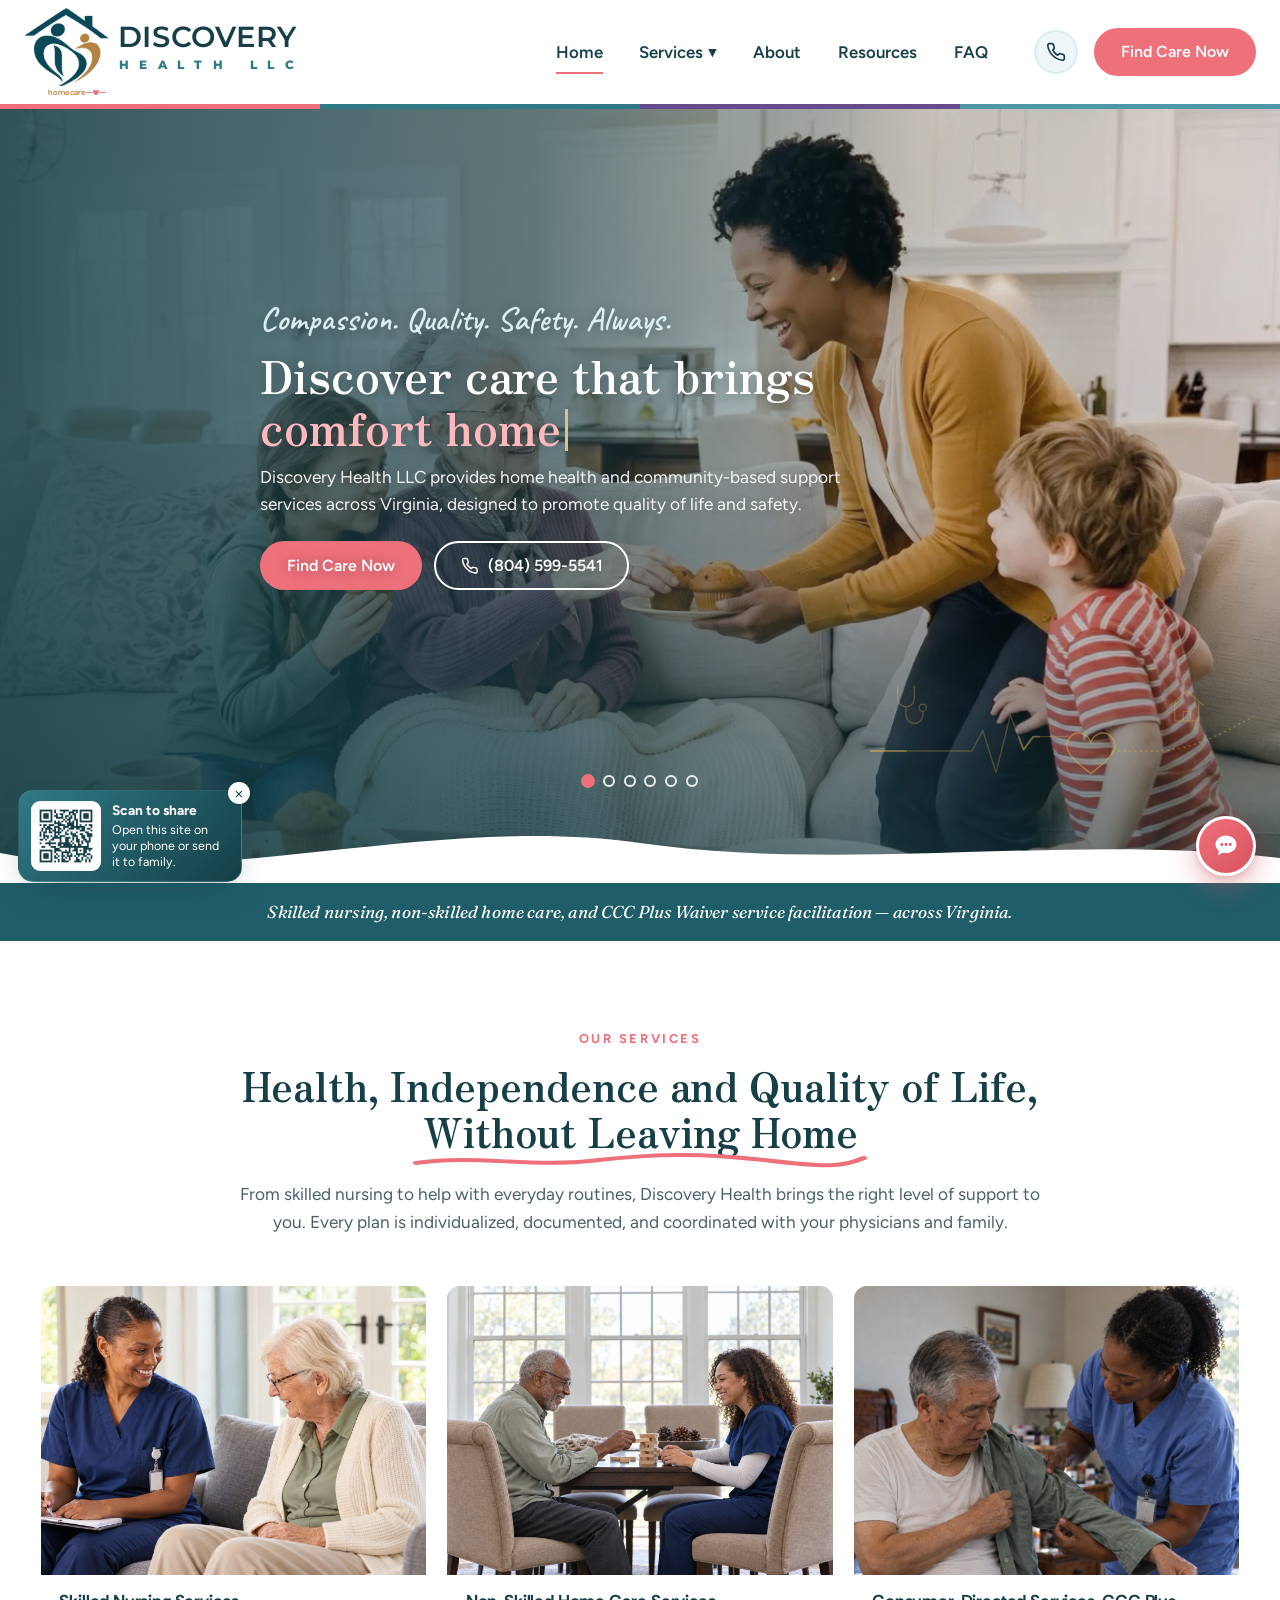
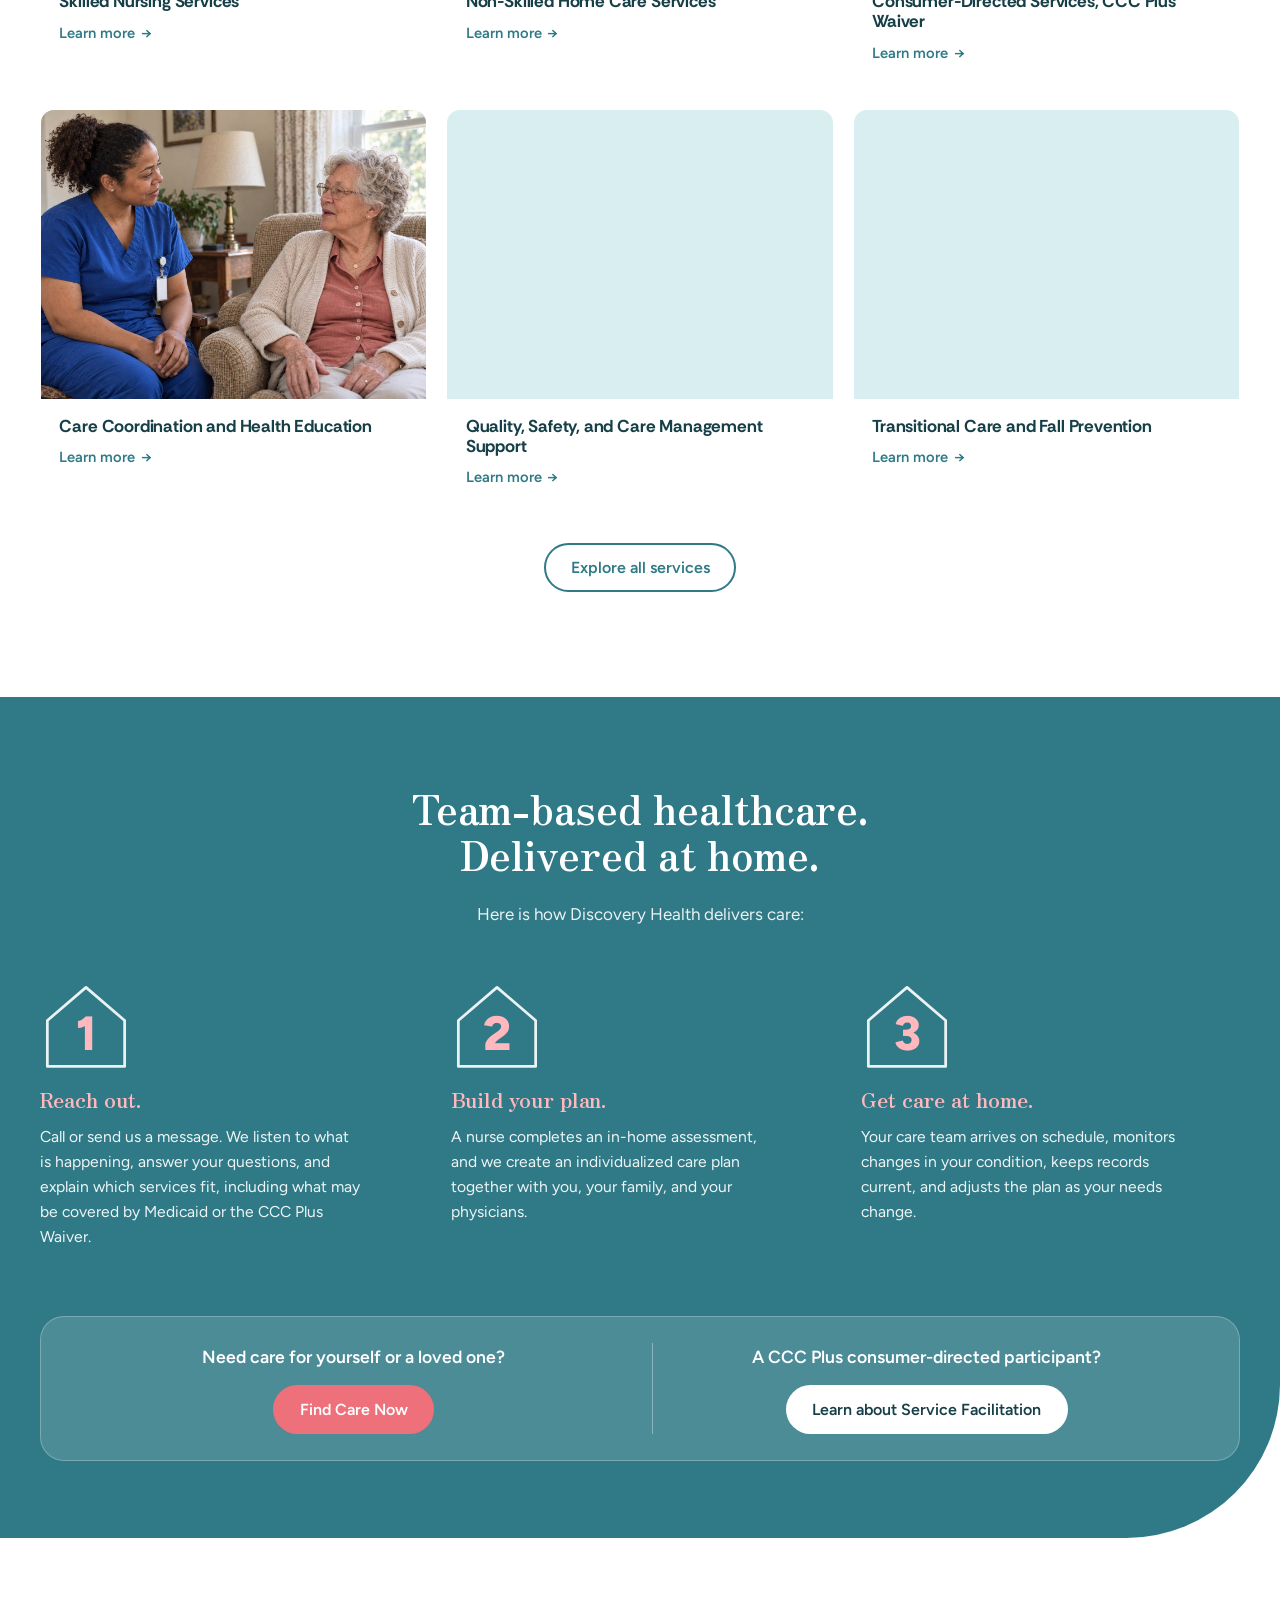
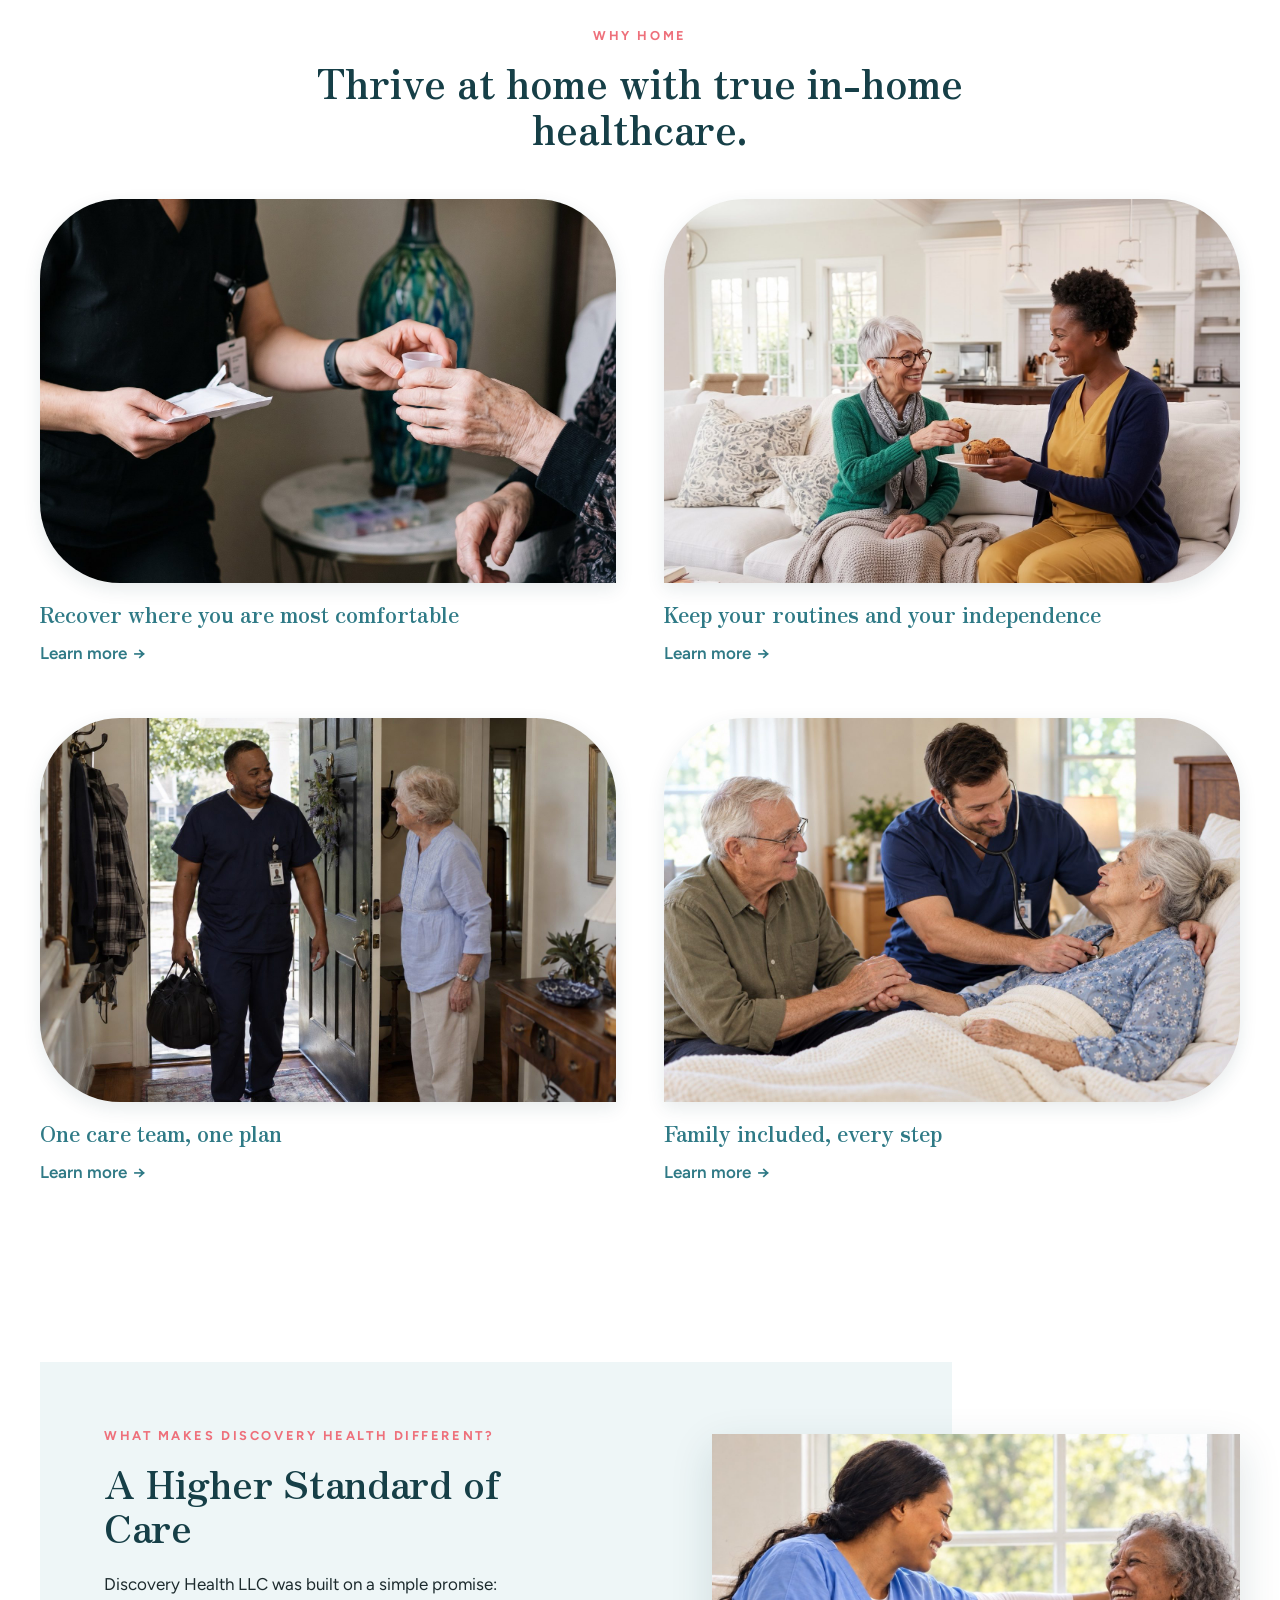
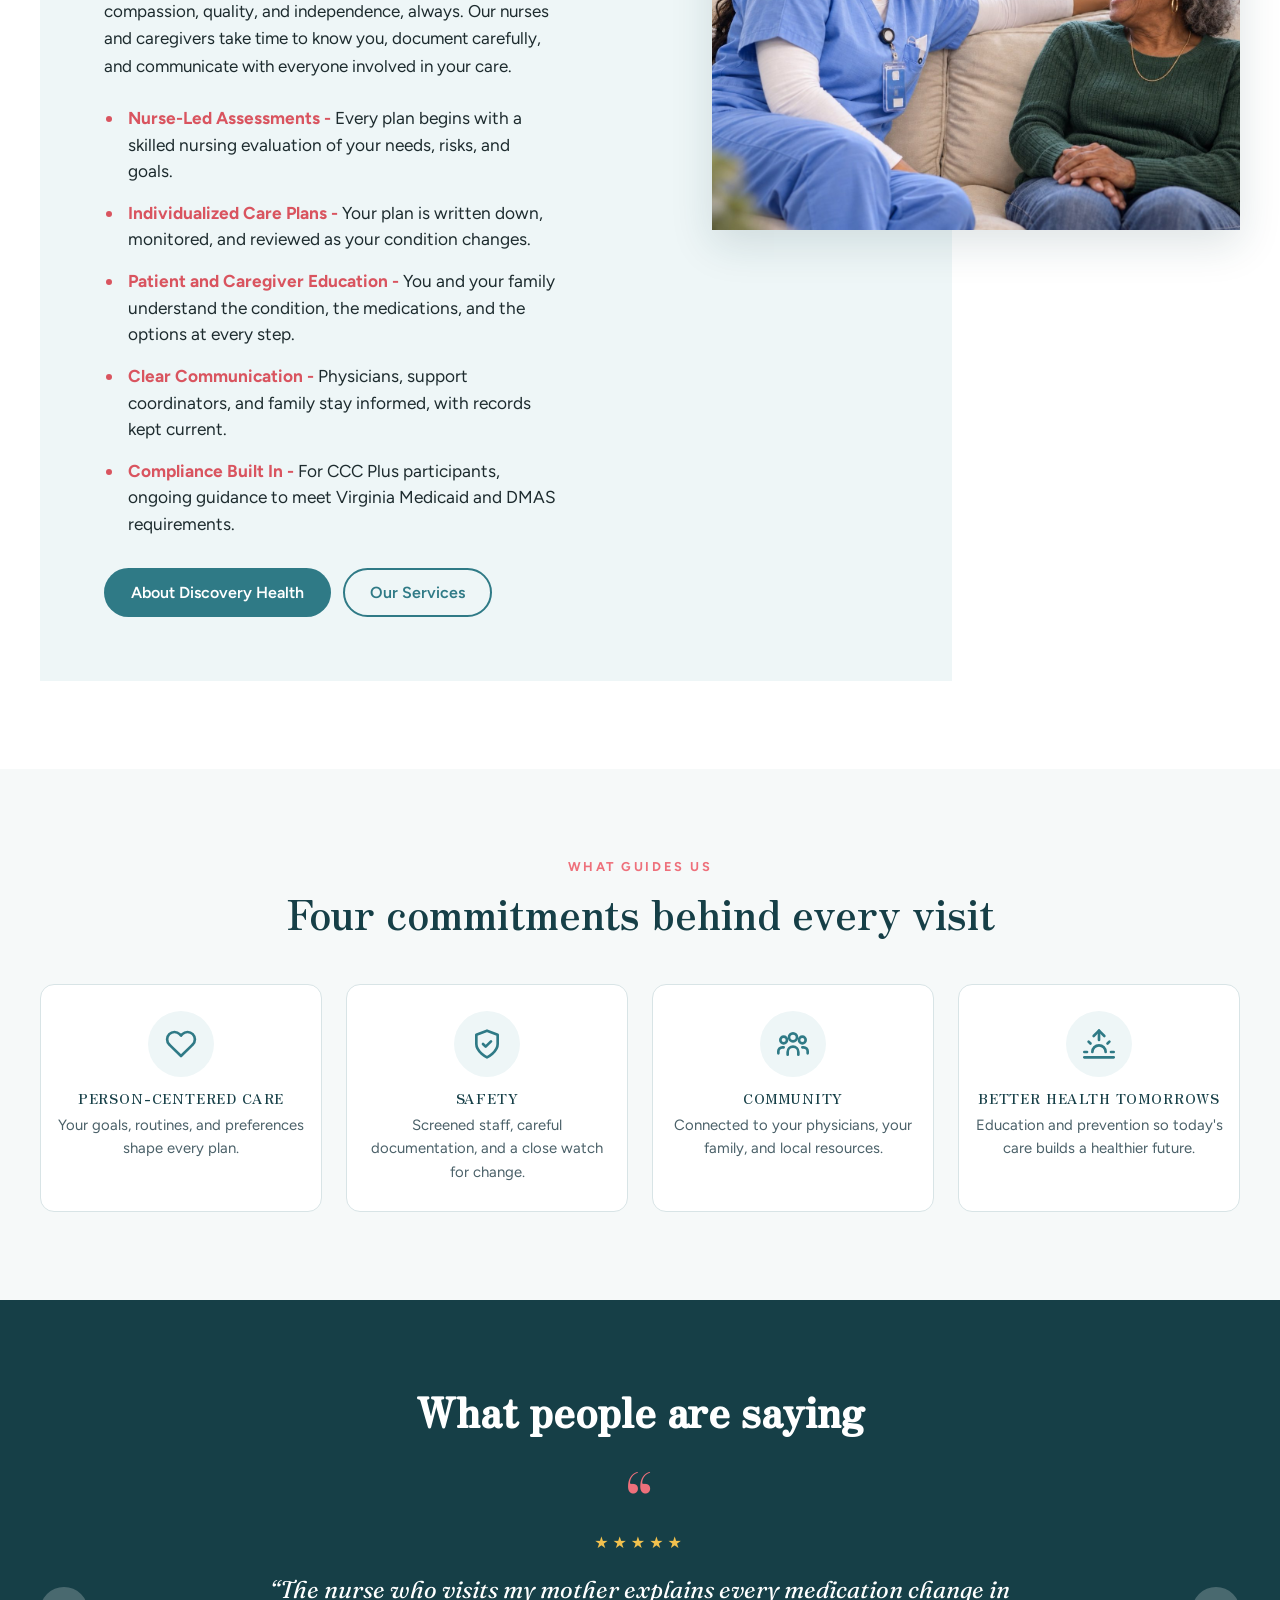
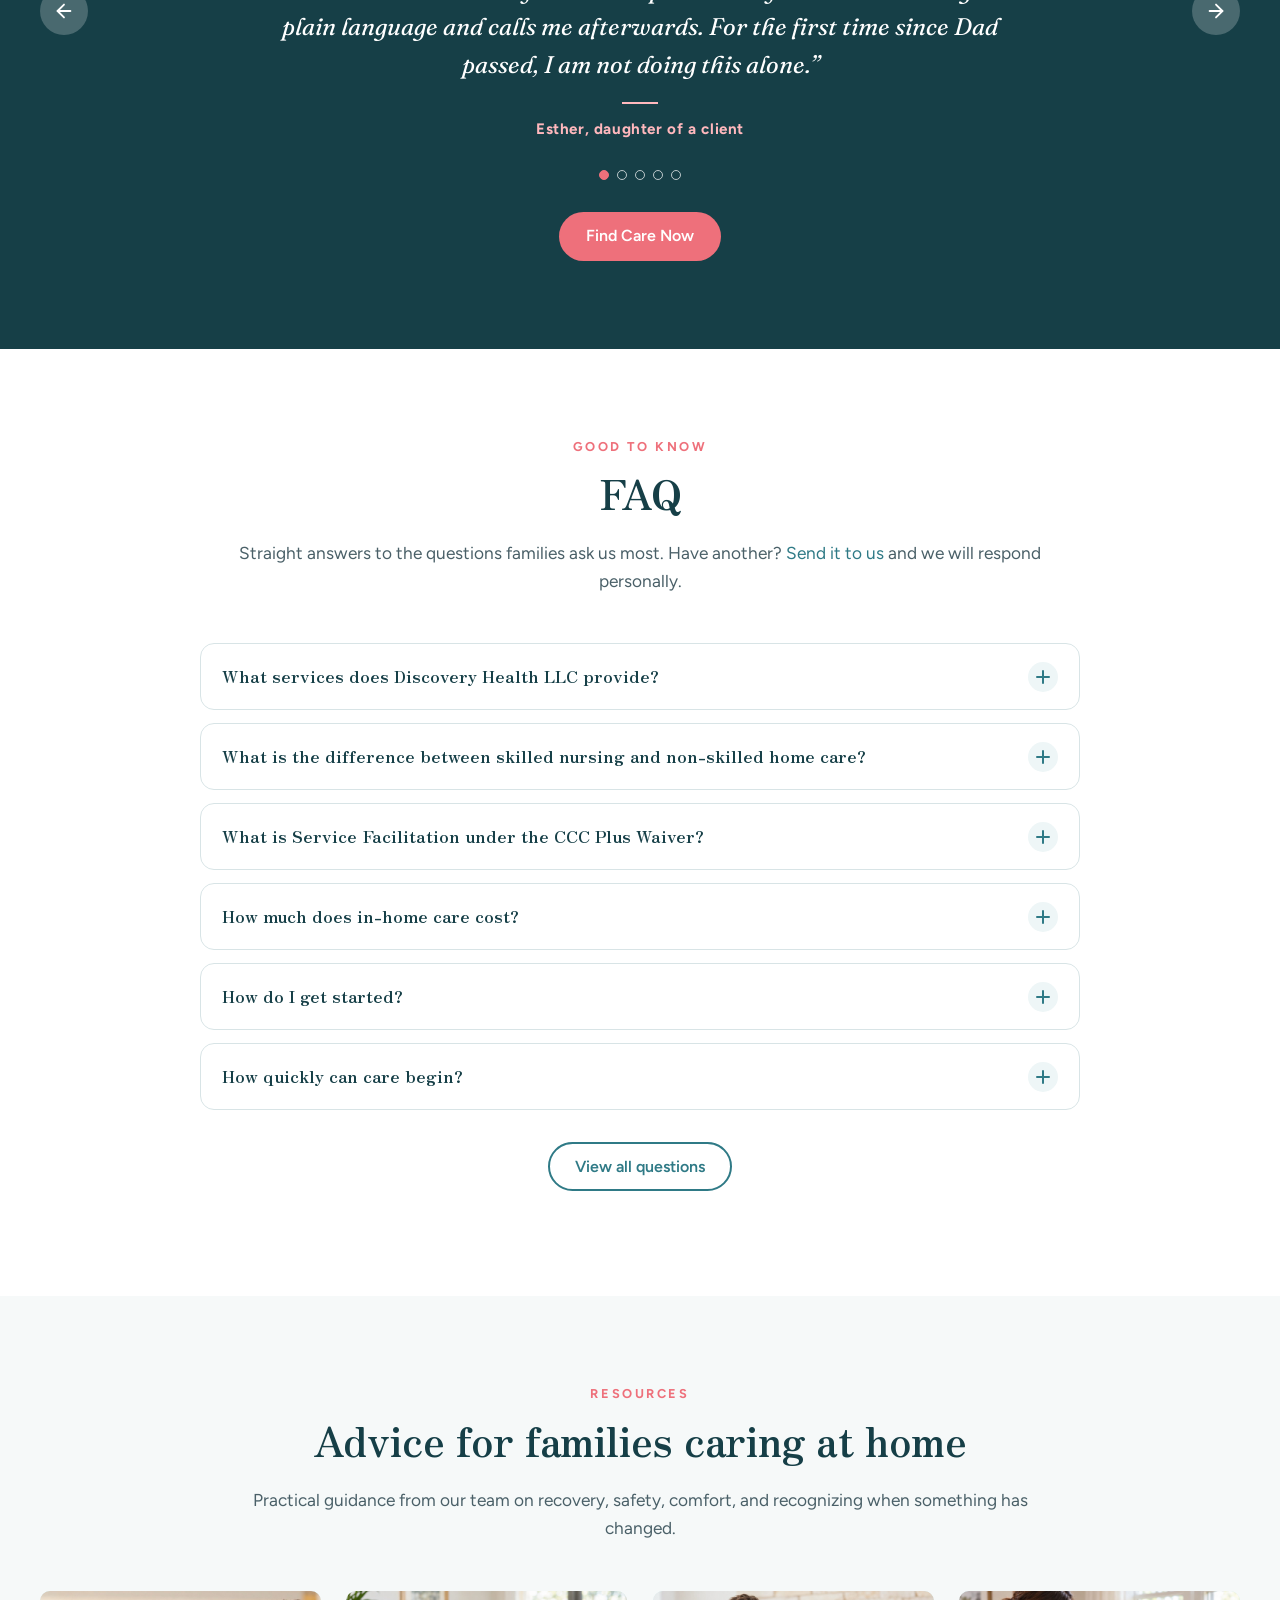
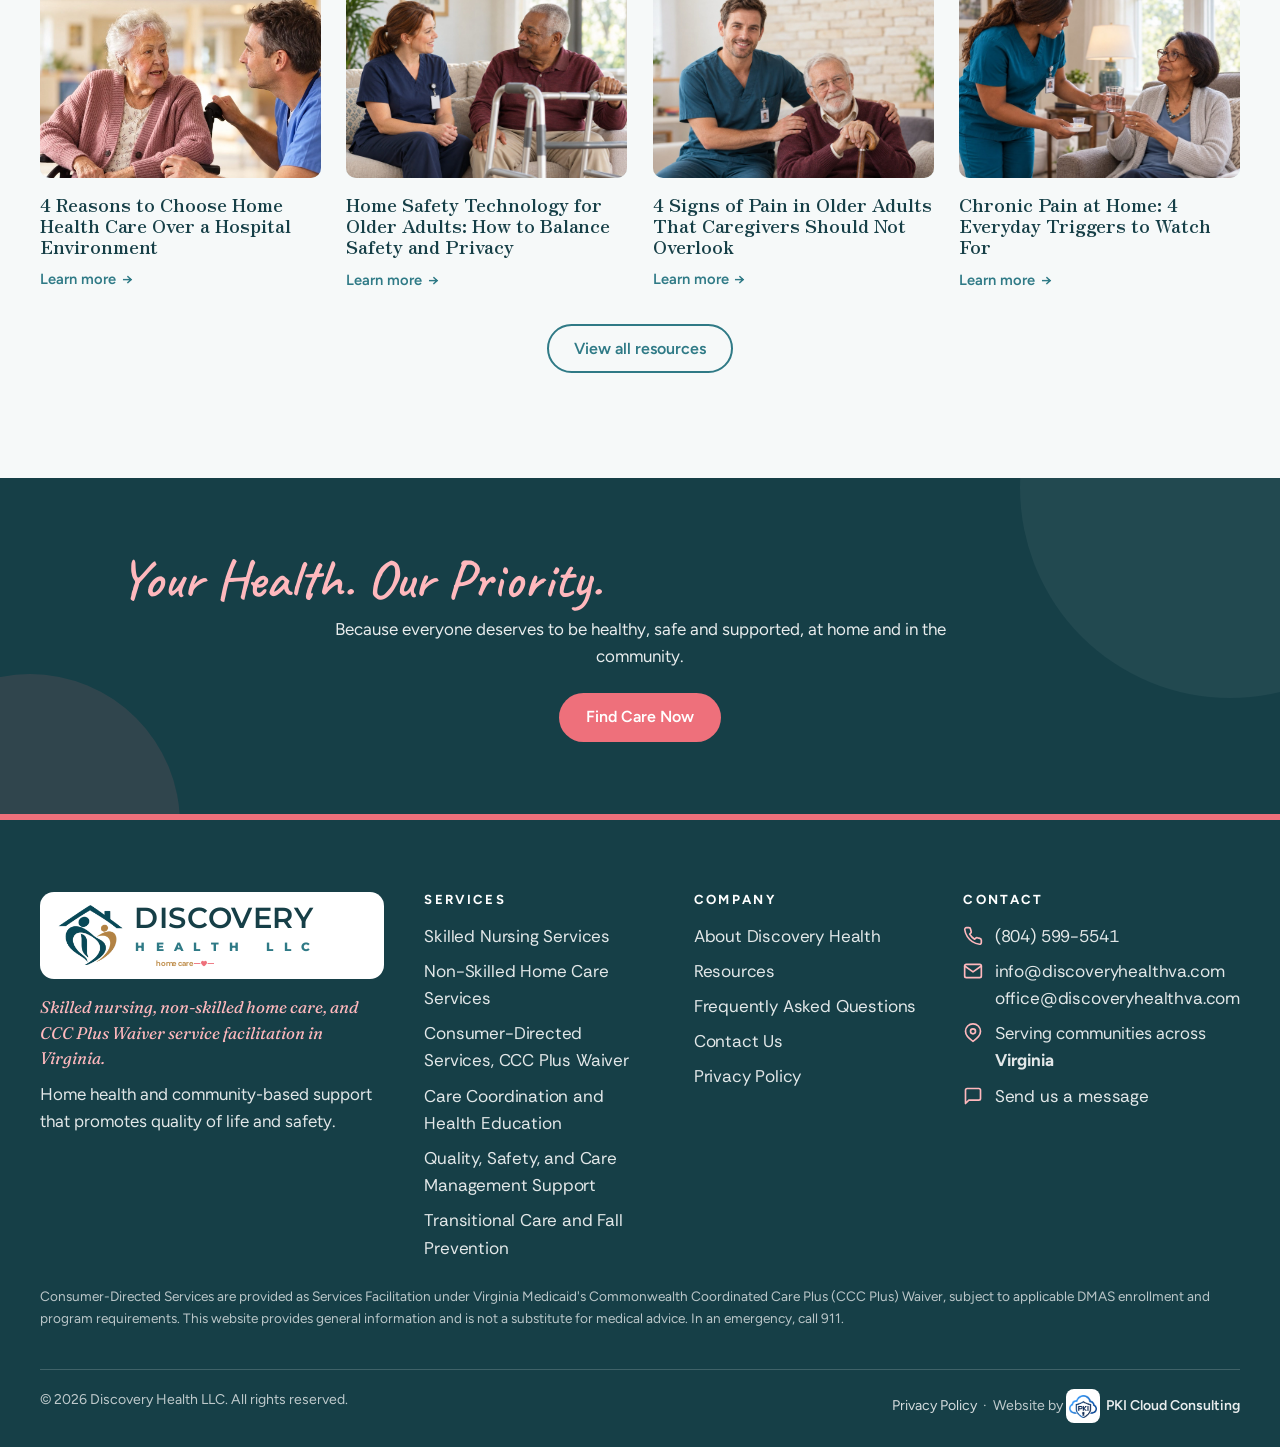
<file: index.html>
<!DOCTYPE html>
<html lang="en">
<head>
<meta charset="utf-8">
<meta name="viewport" content="width=device-width, initial-scale=1, viewport-fit=cover">
<title>Discovery Health LLC | Home Health and Community-Based Care in Virginia</title>
<meta name="description" content="Discovery Health LLC provides skilled nursing, non-skilled home care, CCC Plus Waiver service facilitation, care coordination and health education at home across Virginia. Call (804) 599-5541.">
<link rel="canonical" href="https://www.discoveryhealthva.com/">
<meta property="og:type" content="website">
<meta property="og:site_name" content="Discovery Health LLC">
<meta property="og:title" content="Discovery Health LLC | Home Health and Community-Based Care in Virginia">
<meta property="og:description" content="Discovery Health LLC provides skilled nursing, non-skilled home care, CCC Plus Waiver service facilitation, care coordination and health education at home across Virginia. Call (804) 599-5541.">
<meta property="og:url" content="https://www.discoveryhealthva.com/">
<meta property="og:image" content="https://www.discoveryhealthva.com/assets/img/og-share.jpeg">
<meta name="twitter:card" content="summary_large_image">
<meta name="theme-color" content="#2f7a86">
<meta name="geo.region" content="US-VA">
<meta name="geo.placename" content="Virginia">
<meta name="ICBM" content="37.5407, -77.4360">
<link rel="icon" href="favicon.ico" sizes="any">
<link rel="icon" type="image/png" sizes="32x32" href="assets/img/favicon-32.png">
<link rel="icon" type="image/png" sizes="192x192" href="assets/img/favicon-192.png">
<link rel="apple-touch-icon" href="assets/img/apple-touch-icon.png">
<link rel="preconnect" href="https://fonts.googleapis.com"><link rel="preconnect" href="https://fonts.gstatic.com" crossorigin><link href="https://fonts.googleapis.com/css2?family=Figtree:wght@400;500;600;700;800&family=Caveat:wght@600&family=Fraunces:ital,opsz,wght@0,9..144,600;1,9..144,400;1,9..144,600&family=Rethink+Sans:wght@500;600;700&family=Nunito:wght@600;700;800;900&family=Nunito+Sans:opsz,wght@6..12,400;6..12,800&family=Syncopate:wght@700&family=Lexend+Exa:wght@700&family=Montserrat:wght@300;400;500;600;700;800&family=Crimson+Pro:wght@400;500;600&family=Zen+Antique+Soft&display=swap" rel="stylesheet">
<link rel="stylesheet" href="assets/css/dh.css?ver=dh-91">
<link rel="stylesheet" href="assets/chatbot/dh-chatbot.css?ver=dh-91">
<script type="application/ld+json">{
"@context": "https://schema.org",
"@type": "MedicalBusiness",
"name": "Discovery Health LLC",
"description": "Home health and community-based support services: skilled nursing, non-skilled home care, CCC Plus Waiver service facilitation, care coordination and health education.",
"url": "https://www.discoveryhealthva.com/",
"logo": "https://www.discoveryhealthva.com/assets/img/logo-stacked.png",
"image": "https://www.discoveryhealthva.com/assets/img/og-share.jpeg",
"telephone": "+18045995541",
"email": "info@discoveryhealthva.com",
"address": {
"@type": "PostalAddress",
"addressRegion": "VA",
"addressCountry": "US"
},
"areaServed": {
"@type": "State",
"name": "Virginia",
"alternateName": "Commonwealth of Virginia"
},
"availableLanguage": "en",
"slogan": "Compassion. Quality. Safety. Always."
}</script>
</head>
<body data-page="home">
<a class="skip" href="#main">Skip to content</a>
<header class="site-header">
  <div class="container header-row">
    <a class="brand" href="" aria-label="Discovery Health LLC home"><img class="brand-mark" src="assets/img/logo-mark.png" alt="" width="240" height="220"><span class="brand-text brand-v4"><span class="brand-word2"><span class="brand-wm-text privia" aria-label="Discovery Health LLC"><span class="w1" aria-hidden="true">Discovery</span><span class="w2" aria-hidden="true"><i>H</i><i>E</i><i>A</i><i>L</i><i>T</i><i>H</i><i class="gap"></i><i>L</i><i>L</i><i>C</i></span></span></span><span class="brand-hc2"><svg class="brand-pulse brand-pulse-l" viewBox="0 0 40 16" aria-hidden="true"><path d="M0 9h12l3-6 4 11 4-8 2 3h15" fill="none" stroke="currentColor" stroke-width="1.8" stroke-linecap="round" stroke-linejoin="round"/></svg><span>home care</span><svg class="brand-pulse brand-pulse-r" viewBox="0 0 40 16" aria-hidden="true"><path d="M0 9h12" fill="none" stroke="currentColor" stroke-width="1.8" stroke-linecap="round"/><path d="M20 14.5s-6-3.6-6-7.6a3.1 3.1 0 0 1 6-1.2 3.1 3.1 0 0 1 6 1.2c0 4-6 7.6-6 7.6z" fill="currentColor"/><path d="M28 9h12" fill="none" stroke="currentColor" stroke-width="1.8" stroke-linecap="round"/></svg></span></span></a>
    <nav class="site-nav" aria-label="Primary">
      <a class="nav-link" data-nav="home" href="">Home</a><div class="nav-item"><a class="nav-link" data-nav="services" href="services/">Services <span class="nav-caret" aria-hidden="true">&#9660;</span></a><button class="nav-sub-toggle" type="button" aria-label="Show services" aria-expanded="false"></button><div class="nav-drop"><a class="all" href="services/">All services</a><a href="services/#skilled-nursing">Skilled Nursing Services</a><a href="services/#home-care">Non-Skilled Home Care Services</a><a href="services/#consumer-directed">Consumer-Directed Services, CCC Plus Waiver</a><a href="services/#care-coordination">Care Coordination and Health Education</a><a href="services/#quality-safety">Quality, Safety, and Care Management Support</a><a href="services/#transitional-care">Transitional Care and Fall Prevention</a></div></div><a class="nav-link" data-nav="about" href="about/">About</a><a class="nav-link" data-nav="resources" href="resources/">Resources</a><a class="nav-link" data-nav="faq" href="faq/">FAQ</a>
      <div class="header-ctas">
        <a class="btn btn-phone" href="contact/" aria-label="Contact us" title="Contact us" data-nav="contact"><svg viewBox="0 0 24 24" fill="none" stroke="currentColor" stroke-width="2" stroke-linecap="round" stroke-linejoin="round" aria-hidden="true"><path d="M22 16.9v3a2 2 0 0 1-2.2 2 19.8 19.8 0 0 1-8.6-3.1 19.5 19.5 0 0 1-6-6A19.8 19.8 0 0 1 2.1 4.2 2 2 0 0 1 4.1 2h3a2 2 0 0 1 2 1.7c.1.9.4 1.8.7 2.7a2 2 0 0 1-.5 2.1L8 9.8a16 16 0 0 0 6 6l1.3-1.3a2 2 0 0 1 2.1-.4c.9.3 1.8.6 2.7.7a2 2 0 0 1 1.7 2z"/></svg><span class="label">Contact us</span></a>
        <a class="btn btn-primary" href="contact/">Find Care Now</a>
      </div>
    </nav>
    <button class="nav-burger" type="button" aria-label="Open menu" aria-expanded="false"><span></span><span></span><span></span></button>
  </div>
</header>
<main id="main">
<!-- Hero: rotating photo and clip carousel -->
<section class="hero">
  <div class="hero-carousel" aria-roledescription="carousel" aria-label="Care at home">
    <div class="hero-car-frame">
      <figure class="hero-car-slide is-active" data-video="assets/video/hero-family-1.mp4" data-word="Comfort">
        <img src="assets/img/hero-family-1-poster.jpeg" alt="A caregiver shares a moment with an older woman and her grandchildren" style="object-position:55% center" decoding="async" fetchpriority="high">
      </figure>
      <figure class="hero-car-slide" data-word="Dignity">
        <img src="assets/img/care-hug-cane-1.jpeg" alt="A nurse embraces a smiling older woman holding her cane" style="object-position:55% 30%" loading="lazy" decoding="async">
      </figure>
      <figure class="hero-car-slide" data-word="Confidence">
        <img src="assets/img/care-pill-bottle-table-1.jpeg" alt="A nurse explains a prescription to an older woman at her kitchen table" style="object-position:60% center" loading="lazy" decoding="async">
      </figure>
      <figure class="hero-car-slide" data-word="Safety">
        <img src="assets/img/care-blood-pressure-1.jpeg" alt="A nurse checks blood pressure for an older woman at her dining table" style="object-position:center 35%" loading="lazy" decoding="async">
      </figure>
      <figure class="hero-car-slide" data-word="Peace of mind">
        <img src="assets/img/care-tablet-sofa-1.jpeg" alt="A nurse reviews a care plan on a tablet with an older woman on her sofa" style="object-position:60% 40%" loading="lazy" decoding="async">
      </figure>
      <figure class="hero-car-slide slide-wide" data-word="Independence">
        <img src="assets/img/care-nurse-garden-1.jpeg" alt="A nurse and an older woman smile together in a garden" style="object-position:70% center" loading="lazy" decoding="async">
      </figure>
    </div>
    <div class="hero-car-dots" role="group" aria-label="Choose a slide"></div>
  </div>
  <svg class="hero-pulse" viewBox="0 0 640 220" aria-hidden="true" fill="none" stroke="var(--yellow)" stroke-width="2.4" stroke-linecap="round" stroke-linejoin="round">
    <g class="hp-house" transform="translate(500 30)"><path d="M0 34 L28 10 L56 34"/><path d="M8 28 V60 H48 V28"/><path d="M22 60 V44 H34 V60"/></g>
    <g class="hp-steth" transform="translate(40 30)"><path d="M6 2 V22 a14 14 0 0 0 28 0 V2"/><path d="M20 36 V50 a14 14 0 0 0 28 0 V44"/><circle cx="48" cy="38" r="6"/></g>
    <path class="hp-ecg-base" d="M0 140 H170 l18 -34 l22 70 l24 -96 l22 58 l16 -22 H330"/>
    <path class="hp-ecg" d="M0 140 H170 l18 -34 l22 70 l24 -96 l22 58 l16 -22 H330"/>
    <path class="hp-heart" d="M330 140 c-8 -18 10 -36 26 -28 c6 3 10 8 12 14 c2 -6 6 -11 12 -14 c16 -8 34 10 26 28 c-6 14 -24 26 -38 38 c-14 -12 -32 -24 -38 -38 z"/>
    <path d="M406 140 H470 c60 0 100 -20 170 -58" stroke-dasharray="0.1 9" stroke-width="3"/>
  </svg>
<svg class="hero-pulse-m" viewBox="0 0 400 72" preserveAspectRatio="xMidYMid meet" aria-hidden="true" fill="none" stroke="var(--yellow)" stroke-width="2.2" stroke-linecap="round" stroke-linejoin="round">
    <path class="hpm-dots" d="M0 56 H120" stroke-dasharray="0.1 8" stroke-width="3"/>
    <g class="hpm-steth" transform="translate(30 12) scale(0.55)"><path d="M6 2 V22 a14 14 0 0 0 28 0 V2"/><path d="M20 36 V50 a14 14 0 0 0 28 0 V44"/><circle cx="48" cy="38" r="6"/></g>
    <path class="hpm-line" d="M120 56 H150 l7 -14 l9 26 l10 -36 l9 22 l6 -8 H232"/>
    <path class="hpm-heart" d="M236 52 c-4 -9 5 -18 13 -14 c3 1.5 5 4 6 7 c1 -3 3 -5.5 6 -7 c8 -4 17 5 13 14 c-3 7 -12 13 -19 19 c-7 -6 -16 -12 -19 -19 z" transform="translate(0 -14)"/>
    <path class="hpm-dots" d="M282 56 H400" stroke-dasharray="0.1 8" stroke-width="3"/>
    <g class="hpm-house" transform="translate(318 10) scale(0.6)"><path d="M0 34 L28 10 L56 34"/><path d="M8 28 V60 H48 V28"/><path d="M22 60 V44 H34 V60"/></g>
  </svg>
  <div class="container hero-content">
    <p class="hero-slogan rise" style="--d:.05s">Compassion. Quality. Safety. Always.</p>
    <h1 class="hero-title rise" style="--d:.15s"><span class="hl-a">Discover care that brings</span> <span class="hl-b"><span class="hero-word" aria-live="polite">comfort home</span><span class="hero-caret" aria-hidden="true"></span></span></h1>
    <p class="hero-lede rise" style="--d:.3s"><span class="lede-phone">Discovery Health LLC provides home health and community-based support services across Virginia, designed to promote quality of life and safety.</span><span class="lede-short2">Discovery Health LLC helps the people you love stay safe, well, and independent in the home they know best, here in Virginia.</span></p>
    <div class="hero-ctas rise" style="--d:.45s">
      <a class="btn btn-primary" href="contact/">Find Care Now</a>
      <a class="btn btn-ghost" href="tel:+18045995541"><svg viewBox="0 0 24 24" fill="none" stroke="currentColor" stroke-width="2" stroke-linecap="round" stroke-linejoin="round" aria-hidden="true"><path d="M22 16.9v3a2 2 0 0 1-2.2 2 19.8 19.8 0 0 1-8.6-3.1 19.5 19.5 0 0 1-6-6A19.8 19.8 0 0 1 2.1 4.2 2 2 0 0 1 4.1 2h3a2 2 0 0 1 2 1.7c.1.9.4 1.8.7 2.7a2 2 0 0 1-.5 2.1L8 9.8a16 16 0 0 0 6 6l1.3-1.3a2 2 0 0 1 2.1-.4c.9.3 1.8.6 2.7.7a2 2 0 0 1 1.7 2z"/></svg> (804) 599-5541</a>
    </div>
  </div>
  <svg class="hero-wave" viewBox="0 0 1440 70" preserveAspectRatio="none" aria-hidden="true"><path d="M0 40 C 240 80, 480 0, 720 30 C 960 60, 1200 20, 1440 45 L1440 70 L0 70 Z" fill="#ffffff"/></svg>
</section>

<div class="ribbon ribbon-note">Skilled nursing, non-skilled home care, and CCC Plus Waiver service facilitation &mdash; across Virginia.</div>

<!-- Services -->
<section class="section" id="services">
  <div class="container">
    <div class="section-head reveal">
      <span class="eyebrow">Our Services</span>
      <h2>Health, Independence and Quality of Life, <span class="u">Without Leaving Home</span></h2>
      <p class="phone-hide">From skilled nursing to help with everyday routines, Discovery Health brings the right level of support to you. <span class="phone-hide">Every plan is individualized, documented, and coordinated with your physicians and family.</span></p>
    </div>
    <div class="svc-grid">
      <article class="svc-card reveal">
  <a class="svc-photo" href="services/#skilled-nursing" tabindex="-1" aria-hidden="true"><img src="assets/img/care-clipboard-sofa-1.jpeg" alt="" style="object-position:center 22%" loading="lazy" decoding="async"></a>
  <div class="svc-icon bg-teal"><svg viewBox="0 0 24 24" fill="none" stroke="currentColor" stroke-width="2" stroke-linecap="round" stroke-linejoin="round" aria-hidden="true"><path d="M4.8 2.3A.3.3 0 1 0 5 2H4a2 2 0 0 0-2 2v5a6 6 0 0 0 6 6 6 6 0 0 0 6-6V4a2 2 0 0 0-2-2h-1a.2.2 0 1 0 .3.3"/><path d="M8 15v1a6 6 0 0 0 6 6 6 6 0 0 0 6-6v-4"/><circle cx="20" cy="10" r="2"/></svg></div>
  <div class="svc-body">
    <h3><a class="svc-title" href="services/#skilled-nursing">Skilled Nursing Services</a></h3>
    <p>Nursing assessments, medication management, wound care, and post-hospital support from licensed nurses.</p>
    <a class="link-more" href="services/#skilled-nursing">Learn more</a>
  </div>
</article><article class="svc-card reveal">
  <a class="svc-photo" href="services/#home-care" tabindex="-1" aria-hidden="true"><img src="assets/img/care-jenga-table-1.jpeg" alt="" style="object-position:center 55%" loading="lazy" decoding="async"></a>
  <div class="svc-icon bg-coral"><svg viewBox="0 0 24 24" fill="none" stroke="currentColor" stroke-width="2" stroke-linecap="round" stroke-linejoin="round" aria-hidden="true"><path d="M3 10.5 12 3l9 7.5V20a1 1 0 0 1-1 1H4a1 1 0 0 1-1-1z"/><path d="M12 17.5s-3.5-2.2-3.5-4.6a1.8 1.8 0 0 1 3.5-.6 1.8 1.8 0 0 1 3.5.6c0 2.4-3.5 4.6-3.5 4.6z"/></svg></div>
  <div class="svc-body">
    <h3><a class="svc-title" href="services/#home-care">Non-Skilled Home Care Services</a></h3>
    <p>Hands-on help with bathing, dressing, meals, mobility, light housekeeping, and companionship.</p>
    <a class="link-more" href="services/#home-care">Learn more</a>
  </div>
</article><article class="svc-card reveal">
  <a class="svc-photo" href="services/#consumer-directed" tabindex="-1" aria-hidden="true"><img src="assets/img/care-dressing-help-1.jpeg?v=2" alt="" style="object-position:center 25%" loading="lazy" decoding="async"></a>
  <div class="svc-icon bg-purple"><svg viewBox="0 0 24 24" fill="none" stroke="currentColor" stroke-width="2" stroke-linecap="round" stroke-linejoin="round" aria-hidden="true"><path d="M17 21v-2a4 4 0 0 0-4-4H5a4 4 0 0 0-4 4v2"/><circle cx="9" cy="7" r="4"/><path d="M23 21v-2a4 4 0 0 0-3-3.9"/><path d="M16 3.1a4 4 0 0 1 0 7.8"/></svg></div>
  <div class="svc-body">
    <h3><a class="svc-title" href="services/#consumer-directed">Consumer-Directed Services, CCC Plus Waiver</a></h3>
    <p>Service Facilitation for eligible CCC Plus consumer-directed participants, subject to current Virginia DMAS requirements and program availability.</p>
    <a class="link-more" href="services/#consumer-directed">Learn more</a>
  </div>
</article><article class="svc-card reveal">
  <a class="svc-photo" href="services/#care-coordination" tabindex="-1" aria-hidden="true"><img src="assets/img/care-armchair-talk-1.jpeg" alt="" style="object-position:center 30%" loading="lazy" decoding="async"></a>
  <div class="svc-icon bg-teal-light"><svg viewBox="0 0 24 24" fill="none" stroke="currentColor" stroke-width="2" stroke-linecap="round" stroke-linejoin="round" aria-hidden="true"><rect x="8" y="2" width="8" height="4" rx="1"/><path d="M16 4h2a2 2 0 0 1 2 2v14a2 2 0 0 1-2 2H6a2 2 0 0 1-2-2V6a2 2 0 0 1 2-2h2"/><path d="m9 14 2 2 4-4"/></svg></div>
  <div class="svc-body">
    <h3><a class="svc-title" href="services/#care-coordination">Care Coordination and Health Education</a></h3>
    <p>One point of contact between you, your family, and your healthcare providers, with education that builds confidence.</p>
    <a class="link-more" href="services/#care-coordination">Learn more</a>
  </div>
</article><article class="svc-card reveal">
  <a class="svc-photo" href="services/#quality-safety" tabindex="-1" aria-hidden="true"><img src="assets/img/care-careplan-hug-1.jpeg" alt="" style="object-position:center 35%" loading="lazy" decoding="async"></a>
  <div class="svc-icon bg-teal-dark"><svg viewBox="0 0 24 24" fill="none" stroke="currentColor" stroke-width="2" stroke-linecap="round" stroke-linejoin="round" aria-hidden="true"><path d="M12 22s8-4 8-10V5l-8-3-8 3v7c0 6 8 10 8 10z"/><path d="m9 12 2 2 4-4"/></svg></div>
  <div class="svc-body">
    <h3><a class="svc-title" href="services/#quality-safety">Quality, Safety, and Care Management Support</a></h3>
    <p>Individualized care plans, ongoing monitoring, and careful documentation to support continuity of care.</p>
    <a class="link-more" href="services/#quality-safety">Learn more</a>
  </div>
</article><article class="svc-card reveal">
  <a class="svc-photo" href="services/#transitional-care" tabindex="-1" aria-hidden="true"><img src="assets/img/care-stairs-1.jpeg" alt="" style="object-position:center 28%" loading="lazy" decoding="async"></a>
  <div class="svc-icon bg-yellow"><svg viewBox="0 0 24 24" fill="none" stroke="currentColor" stroke-width="2" stroke-linecap="round" stroke-linejoin="round" aria-hidden="true"><path d="M22 12h-4l-3 9L9 3l-3 9H2"/></svg></div>
  <div class="svc-body">
    <h3><a class="svc-title" href="services/#transitional-care">Transitional Care and Fall Prevention</a></h3>
    <p>Safe hospital-to-home transitions, home safety checks, and support with mobility and stairs to help prevent falls.</p>
    <a class="link-more" href="services/#transitional-care">Learn more</a>
  </div>
</article>
    </div>
    <p class="text-center mt-2 reveal"><a class="btn btn-outline" href="services/">Explore all services</a></p>
  </div>
</section>

<!-- Steps -->
<section class="steps">
  <div class="container">
    <h2 class="reveal">Team-based healthcare.<br>Delivered at home.</h2>
    <p class="lead reveal">Here is how Discovery Health delivers care:</p>
    <div class="steps-grid">
      <div class="step reveal">
        <div class="step-house"><svg viewBox="0 0 100 100" aria-hidden="true"><path d="M50 8 L92 44 L92 94 L8 94 L8 44 Z" fill="none" stroke="rgba(255,255,255,.9)" stroke-width="3" stroke-linejoin="round"/></svg><span class="num">1</span></div>
        <h3>Reach out.</h3>
        <p>Call or send us a message. We listen to what is happening, answer your questions, and explain which services fit, including what may be covered by Medicaid or the CCC Plus Waiver.</p>
      </div>
      <div class="step reveal">
        <div class="step-house"><svg viewBox="0 0 100 100" aria-hidden="true"><path d="M50 8 L92 44 L92 94 L8 94 L8 44 Z" fill="none" stroke="rgba(255,255,255,.9)" stroke-width="3" stroke-linejoin="round"/></svg><span class="num">2</span></div>
        <h3>Build your plan.</h3>
        <p>A nurse completes an in-home assessment, and we create an individualized care plan together with you, your family, and your physicians.</p>
      </div>
      <div class="step reveal">
        <div class="step-house"><svg viewBox="0 0 100 100" aria-hidden="true"><path d="M50 8 L92 44 L92 94 L8 94 L8 44 Z" fill="none" stroke="rgba(255,255,255,.9)" stroke-width="3" stroke-linejoin="round"/></svg><span class="num">3</span></div>
        <h3>Get care at home.</h3>
        <p>Your care team arrives on schedule, monitors changes in your condition, keeps records current, and adjusts the plan as your needs change.</p>
      </div>
    </div>
    <div class="steps-options reveal">
      <div><p>Need care for yourself or a loved one?</p><a class="btn btn-primary" href="contact/">Find Care Now</a></div>
      <div><p>A CCC Plus consumer-directed participant?</p><a class="btn btn-white" href="services/#consumer-directed">Learn about Service Facilitation</a></div>
    </div>
  </div>
</section>

<!-- Thrive at home -->
<section class="section">
  <div class="container">
    <div class="section-head reveal">
      <span class="eyebrow">Why Home</span>
      <h2>Thrive at home with true in-home healthcare.</h2>
      <p class="hide-phone">Home is where recovery is more comfortable, routines stay familiar, and family stays close. Our team brings clinical skill and everyday support to the place you know best.</p>
    </div>
    <div class="thrive-grid">
      <div class="thrive-item reveal">
  <div class="shape"><img src="assets/img/care-medication-cup-1.jpeg" alt="" style="object-position:center 45%" loading="lazy" decoding="async"></div>
  <h3>Recover where you are most comfortable</h3><p>Post-hospital and post-surgical care, wound care, and vital sign monitoring happen in your own space, so you can rest and heal without the noise and schedules of a facility.</p>
  <a class="link-more" href="resources/4-reasons-to-choose-home-health-care/">Learn more</a>
</div><div class="thrive-item reveal">
  <div class="shape"><img src="assets/img/care-companionship-muffin-1.jpeg" alt="" style="object-position:center 40%" loading="lazy" decoding="async"></div>
  <h3>Keep your routines and your independence</h3><p>Help with daily living should support your life, not take it over. We assist with what you need and encourage what you can still do, from meals and mobility to the small rituals that make a day yours.</p>
  <a class="link-more" href="services/#home-care">Learn more</a>
</div><div class="thrive-item reveal">
  <div class="shape"><img src="assets/img/care-door-arrival-1.jpeg" alt="" style="object-position:center 35%" loading="lazy" decoding="async"></div>
  <h3>One care team, one plan</h3><p>We coordinate with your physicians, pharmacists, and support coordinator so instructions are clear, medications are managed, and nothing falls through the cracks between appointments.</p>
  <a class="link-more" href="services/#care-coordination">Learn more</a>
</div><div class="thrive-item reveal">
  <div class="shape"><img src="assets/img/care-bedside-family-1.jpeg" alt="" style="object-position:center 30%" loading="lazy" decoding="async"></div>
  <h3>Family included, every step</h3><p>Caregivers and family members receive education on preventing complications, fall prevention, and home safety, so everyone around you feels confident and supported.</p>
  <a class="link-more" href="services/#transitional-care">Learn more</a>
</div>
    </div>
  </div>
</section>

<!-- Different: pale panel with the photo breaking out to the right -->
<section class="section">
  <div class="container">
    <div class="expect reveal">
      <div class="expect-panel">
        <div class="inner">
          <span class="eyebrow">What makes Discovery Health different?</span>
          <h2>A Higher Standard of Care</h2>
          <p>Discovery Health LLC was built on a simple promise: compassion, quality, and independence, always. Our nurses and caregivers take time to know you, document carefully, and communicate with everyone involved in your care.</p>
          <ul class="facts">
            <li><strong>Nurse-Led Assessments -</strong> Every plan begins with a skilled nursing evaluation of your needs, risks, and goals.</li>
            <li><strong>Individualized Care Plans -</strong> Your plan is written down, monitored, and reviewed as your condition changes.</li>
            <li><strong>Patient and Caregiver Education -</strong> You and your family understand the condition, the medications, and the options at every step.</li>
            <li><strong>Clear Communication -</strong> Physicians, support coordinators, and family stay informed, with records kept current.</li>
            <li><strong>Compliance Built In -</strong> For CCC Plus participants, ongoing guidance to meet Virginia Medicaid and DMAS requirements.</li>
          </ul>
          <div class="btn-row">
            <a class="btn btn-teal" href="about/">About Discovery Health</a>
            <a class="btn btn-outline" href="services/">Our Services</a>
          </div>
        </div>
      </div>
      <div class="expect-photo"><img src="assets/img/care-laughing-sofa-2.jpeg" alt="A nurse and an older woman in a garden" style="object-position:center 35%" loading="lazy" decoding="async"></div>
    </div>
  </div>
</section>

<!-- Pillars -->
<section class="section section-sand">
  <div class="container">
    <div class="section-head reveal">
      <span class="eyebrow">What guides us</span>
      <h2>Four commitments behind every visit</h2>
    </div>
    <div class="pillars"><div class="pillar reveal"><div class="ic"><svg viewBox="0 0 24 24" fill="none" stroke="currentColor" stroke-width="2" stroke-linecap="round" stroke-linejoin="round" aria-hidden="true"><path d="M20.8 4.6a5.5 5.5 0 0 0-7.8 0L12 5.7l-1-1.1a5.5 5.5 0 0 0-7.8 7.8l1 1L12 21l7.8-7.6 1-1a5.5 5.5 0 0 0 0-7.8z"/></svg></div><h3>Person-Centered Care</h3><p>Your goals, routines, and preferences shape every plan.</p></div><div class="pillar reveal"><div class="ic"><svg viewBox="0 0 24 24" fill="none" stroke="currentColor" stroke-width="2" stroke-linecap="round" stroke-linejoin="round" aria-hidden="true"><path d="M12 22s8-4 8-10V5l-8-3-8 3v7c0 6 8 10 8 10z"/><path d="m9 12 2 2 4-4"/></svg></div><h3>Safety</h3><p>Screened staff, careful documentation, and a close watch for change.</p></div><div class="pillar reveal"><div class="ic"><svg viewBox="0 0 24 24" fill="none" stroke="currentColor" stroke-width="2" stroke-linecap="round" stroke-linejoin="round" aria-hidden="true"><circle cx="12" cy="7" r="3"/><circle cx="5" cy="9" r="2.5"/><circle cx="19" cy="9" r="2.5"/><path d="M8 20v-2a4 4 0 0 1 8 0v2"/><path d="M1 19v-1.5A3 3 0 0 1 4 14.5h1"/><path d="M23 19v-1.5a3 3 0 0 0-3-3h-1"/></svg></div><h3>Community</h3><p>Connected to your physicians, your family, and local resources.</p></div><div class="pillar reveal"><div class="ic"><svg viewBox="0 0 24 24" fill="none" stroke="currentColor" stroke-width="2" stroke-linecap="round" stroke-linejoin="round" aria-hidden="true"><path d="M17 18a5 5 0 0 0-10 0"/><line x1="12" y1="2" x2="12" y2="9"/><line x1="4.2" y1="10.2" x2="5.6" y2="11.6"/><line x1="1" y1="18" x2="3" y2="18"/><line x1="21" y1="18" x2="23" y2="18"/><line x1="18.4" y1="11.6" x2="19.8" y2="10.2"/><line x1="23" y1="22" x2="1" y2="22"/><polyline points="8 6 12 2 16 6"/></svg></div><h3>Better Health Tomorrows</h3><p>Education and prevention so today's care builds a healthier future.</p></div></div>
  </div>
</section>

<!-- Reviews. PLACEHOLDER quotes written for layout only: replace with real, permissioned client reviews before launch. -->
<section class="reviews" aria-label="What people are saying">
  <div class="container">
    <h2>What people are saying</h2>
    <div class="rev-wrap">
      <div class="rev-stage"><div class="rev-track"><figure class="rev-item is-active"><span class="rev-mark" aria-hidden="true">&ldquo;</span><span class="rev-stars" aria-label="5 out of 5 stars">&#9733;&#9733;&#9733;&#9733;&#9733;</span><blockquote class="rev-quote">The nurse who visits my mother explains every medication change in plain language and calls me afterwards. For the first time since Dad passed, I am not doing this alone.</blockquote><figcaption class="rev-who">Esther, daughter of a client</figcaption></figure><figure class="rev-item"><span class="rev-mark" aria-hidden="true">&ldquo;</span><span class="rev-stars" aria-label="5 out of 5 stars">&#9733;&#9733;&#9733;&#9733;&#9733;</span><blockquote class="rev-quote">After my hip surgery I wanted to be home, not in a facility. Discovery Health handled the wound care and watched my blood pressure, and I healed in my own bed.</blockquote><figcaption class="rev-who">Joyce, client</figcaption></figure><figure class="rev-item"><span class="rev-mark" aria-hidden="true">&ldquo;</span><span class="rev-stars" aria-label="5 out of 5 stars">&#9733;&#9733;&#9733;&#9733;&#9733;</span><blockquote class="rev-quote">They helped me understand my CCC Plus options and walked me through hiring my own attendant. The paperwork would have buried me without them.</blockquote><figcaption class="rev-who">Ronald, consumer-directed participant</figcaption></figure><figure class="rev-item"><span class="rev-mark" aria-hidden="true">&ldquo;</span><span class="rev-stars" aria-label="5 out of 5 stars">&#9733;&#9733;&#9733;&#9733;&#9733;</span><blockquote class="rev-quote">My father is a proud man and does not like help. His caregiver found a way to assist without taking over, and now he looks forward to her visits.</blockquote><figcaption class="rev-who">Perry, son of a client</figcaption></figure><figure class="rev-item"><span class="rev-mark" aria-hidden="true">&ldquo;</span><span class="rev-stars" aria-label="5 out of 5 stars">&#9733;&#9733;&#9733;&#9733;&#9733;</span><blockquote class="rev-quote">As a support coordinator I need providers who document well and return calls. Discovery Health does both, every time.</blockquote><figcaption class="rev-who">Cassie, support coordinator</figcaption></figure></div></div>
      <div class="rev-arrows">
        <button class="rev-arrow rev-arrow--prev" type="button" aria-label="Previous review"><svg viewBox="0 0 24 24" fill="none" stroke="currentColor" stroke-width="2" stroke-linecap="round" stroke-linejoin="round" aria-hidden="true"><path d="M19 12H5"/><path d="m12 19-7-7 7-7"/></svg></button>
        <button class="rev-arrow rev-arrow--next" type="button" aria-label="Next review"><svg viewBox="0 0 24 24" fill="none" stroke="currentColor" stroke-width="2" stroke-linecap="round" stroke-linejoin="round" aria-hidden="true"><path d="M5 12h14"/><path d="m12 5 7 7-7 7"/></svg></button>
      </div>
    </div>
    <div class="rev-dots" role="group" aria-label="Choose a review"></div>
    <a class="btn btn-primary" href="contact/">Find Care Now</a>
  </div>
</section>

<!-- FAQ -->
<section class="section">
  <div class="container">
    <div class="section-head reveal">
      <span class="eyebrow">Good to know</span>
      <h2>FAQ</h2>
      <p class="phone-hide">Straight answers to the questions families ask us most. Have another? <a href="contact/">Send it to us</a> and we will respond personally.</p>
    </div>
    <div class="faq-list reveal">
      <details class="faq"><summary>What services does Discovery Health LLC provide?<span class="pm" aria-hidden="true"></span></summary><div class="faq-body"><p>We provide home health and community-based support services in six areas: skilled nursing services, non-skilled home care services, Service Facilitation for Consumer-Directed Services under Virginia Medicaid's CCC Plus Waiver, care coordination and health education, quality, safety, and care management support, and transitional care and fall prevention. Care is individualized, documented, and coordinated with your physicians and family.</p></div></details>
<details class="faq"><summary>What is the difference between skilled nursing and non-skilled home care?<span class="pm" aria-hidden="true"></span></summary><div class="faq-body"><p>Skilled nursing is clinical care performed by a licensed nurse, such as nursing assessments, wound care and dressing changes, medication management, monitoring of vital signs, and post-hospital or post-surgical care. It is often ordered by a physician to treat or monitor a specific condition.</p><p>Non-skilled home care is hands-on help with everyday life: bathing, dressing, grooming, toileting, mobility and transfers, meal preparation, light housekeeping related to the person's care, and companionship. Many families use both, and we coordinate them under one plan.</p></div></details>
<details class="faq"><summary>What is Service Facilitation under the CCC Plus Waiver?<span class="pm" aria-hidden="true"></span></summary><div class="faq-body"><p>Virginia Medicaid's Commonwealth Coordinated Care Plus (CCC Plus) Waiver allows eligible participants to direct their own personal care by hiring and managing their own attendants, with an Employer of Record (EOR) handling the employer responsibilities. A service facilitator supports that arrangement: completing the initial assessment, helping develop the service plan, explaining the roles of the EOR, attendant, and facilitator, assisting with recruiting and hiring attendants and with employer paperwork, completing required follow-up visits and reassessments, and keeping the required records.</p><p>Discovery Health LLC provides Services Facilitation for eligible CCC Plus consumer-directed participants, subject to current Virginia DMAS requirements and program availability.</p></div></details>
<details class="faq"><summary>How much does in-home care cost?<span class="pm" aria-hidden="true"></span></summary><div class="faq-body"><p>The cost depends on the type of care, how often visits are needed, and how long each visit lasts. For eligible individuals, some services may be covered through Virginia Medicaid programs, including the CCC Plus Waiver, and other coverage such as long-term care insurance may apply. Call us and we will review the options for your situation with no obligation.</p></div></details>
<details class="faq"><summary>How do I get started?<span class="pm" aria-hidden="true"></span></summary><div class="faq-body"><p>Call <a href="tel:+18045995541">(804) 599-5541</a> or send us a message through the contact page. We will listen to what is happening, answer your questions, and explain which services fit. A nurse then completes an in-home assessment, and we build an individualized care plan together with you, your family, and your physicians. Care begins once the plan and any required authorizations are in place.</p></div></details>
<details class="faq"><summary>How quickly can care begin?<span class="pm" aria-hidden="true"></span></summary><div class="faq-body"><p>We aim to begin as soon as possible after the assessment. For private arrangements this can be quick. Services covered through Medicaid or the CCC Plus Waiver depend on authorization from DMAS or the managed care organization, and we will keep you informed at each step.</p></div></details>
    </div>
    <p class="text-center mt-2 reveal"><a class="btn btn-outline" href="faq/">View all questions</a></p>
  </div>
</section>

<!-- Resources -->
<section class="section section-sand">
  <div class="container">
    <div class="section-head reveal">
      <span class="eyebrow">Resources</span>
      <h2>Advice for families caring at home</h2>
      <p>Practical guidance from our team on recovery, safety, comfort, and recognizing when something has changed.</p>
    </div>
    <div class="res-grid">
      <a class="res-card reveal" href="resources/4-reasons-to-choose-home-health-care/">
  <span class="res-photo"><img src="assets/img/care-wheelchair-1.jpeg" alt="" style="object-position:center 30%" loading="lazy" decoding="async"></span>
  <h3>4 Reasons to Choose Home Health Care Over a Hospital Environment</h3>
  <p>After a hospital stay or surgery, many families assume a facility is the safest place to recover. For many people, home is the better choice. Here is why.</p>
  <span class="link-more">Learn more</span>
</a>
<a class="res-card reveal" href="resources/home-safety-technology-safety-and-privacy/">
  <span class="res-photo"><img src="assets/img/care-walker-sofa-1.jpeg" alt="" style="object-position:center 35%" loading="lazy" decoding="async"></span>
  <h3>Home Safety Technology for Older Adults: How to Balance Safety and Privacy</h3>
  <p>Cameras, sensors, and alert devices can bring peace of mind, but every tool costs some privacy. A practical way to choose the right amount of monitoring.</p>
  <span class="link-more">Learn more</span>
</a>
<a class="res-card reveal" href="resources/4-signs-of-pain-in-older-adults/">
  <span class="res-photo"><img src="assets/img/care-cane-brick-1.jpeg" alt="" style="object-position:center 30%" loading="lazy" decoding="async"></span>
  <h3>4 Signs of Pain in Older Adults That Caregivers Should Not Overlook</h3>
  <p>Not everyone who hurts says so. Changes in mood, movement, routine, and expression can be the only clues that an older adult is in pain.</p>
  <span class="link-more">Learn more</span>
</a>
<a class="res-card reveal" href="resources/chronic-pain-at-home-4-everyday-triggers/">
  <span class="res-photo"><img src="assets/img/care-water-glass-1.jpeg" alt="" style="object-position:center 35%" loading="lazy" decoding="async"></span>
  <h3>Chronic Pain at Home: 4 Everyday Triggers to Watch For</h3>
  <p>Medication and medical care matter, but so do the chair, the room temperature, the night's sleep, and the hundred small reaches of an ordinary day.</p>
  <span class="link-more">Learn more</span>
</a>
    </div>
    <p class="text-center mt-2 reveal"><a class="btn btn-outline" href="resources/">View all resources</a></p>
  </div>
</section>

<section class="cta-band">
  <div class="container">
    <p class="script">Your Health. Our Priority.</p>
    <p>Because everyone deserves to be healthy, safe and supported, at home and in the community.</p>
    <div class="btn-row">
      <a class="btn btn-primary" href="contact/">Find Care Now</a>
    </div>
  </div>
</section>
</main>
<footer class="site-footer">
  <div class="container">
    <div class="footer-grid">
      <div class="footer-brand">
        <div class="logo-card brand"><img class="brand-mark" src="assets/img/logo-mark.png" alt="" width="240" height="220"><span class="brand-text brand-v4"><span class="brand-word2"><span class="brand-wm-text privia" aria-label="Discovery Health LLC"><span class="w1" aria-hidden="true">Discovery</span><span class="w2" aria-hidden="true"><i>H</i><i>E</i><i>A</i><i>L</i><i>T</i><i>H</i><i class="gap"></i><i>L</i><i>L</i><i>C</i></span></span></span><span class="brand-hc2"><svg class="brand-pulse brand-pulse-l" viewBox="0 0 40 16" aria-hidden="true"><path d="M0 9h12l3-6 4 11 4-8 2 3h15" fill="none" stroke="currentColor" stroke-width="1.8" stroke-linecap="round" stroke-linejoin="round"/></svg><span>home care</span><svg class="brand-pulse brand-pulse-r" viewBox="0 0 40 16" aria-hidden="true"><path d="M0 9h12" fill="none" stroke="currentColor" stroke-width="1.8" stroke-linecap="round"/><path d="M20 14.5s-6-3.6-6-7.6a3.1 3.1 0 0 1 6-1.2 3.1 3.1 0 0 1 6 1.2c0 4-6 7.6-6 7.6z" fill="currentColor"/><path d="M28 9h12" fill="none" stroke="currentColor" stroke-width="1.8" stroke-linecap="round"/></svg></span></span></div>
        <p class="footer-services">Skilled nursing, non-skilled home care, and CCC Plus Waiver service facilitation in Virginia.</p>
        <p>Home health and community-based support that promotes quality of life and safety.</p>
      </div>
      <div>
        <h4>Services</h4>
        <ul><li><a href="services/#skilled-nursing">Skilled Nursing Services</a></li><li><a href="services/#home-care">Non-Skilled Home Care Services</a></li><li><a href="services/#consumer-directed">Consumer-Directed Services, CCC Plus Waiver</a></li><li><a href="services/#care-coordination">Care Coordination and Health Education</a></li><li><a href="services/#quality-safety">Quality, Safety, and Care Management Support</a></li><li><a href="services/#transitional-care">Transitional Care and Fall Prevention</a></li></ul>
      </div>
      <div>
        <h4>Company</h4>
        <ul>
          <li><a href="about/">About Discovery Health</a></li>
          <li><a href="resources/">Resources</a></li>
          <li><a href="faq/">Frequently Asked Questions</a></li>
          <li><a href="contact/">Contact Us</a></li>
          <li><a href="privacy-policy/">Privacy Policy</a></li>
        </ul>
      </div>
      <div>
        <h4>Contact</h4>
        <ul class="footer-contact">
          <li><svg viewBox="0 0 24 24" fill="none" stroke="currentColor" stroke-width="2" stroke-linecap="round" stroke-linejoin="round" aria-hidden="true"><path d="M22 16.9v3a2 2 0 0 1-2.2 2 19.8 19.8 0 0 1-8.6-3.1 19.5 19.5 0 0 1-6-6A19.8 19.8 0 0 1 2.1 4.2 2 2 0 0 1 4.1 2h3a2 2 0 0 1 2 1.7c.1.9.4 1.8.7 2.7a2 2 0 0 1-.5 2.1L8 9.8a16 16 0 0 0 6 6l1.3-1.3a2 2 0 0 1 2.1-.4c.9.3 1.8.6 2.7.7a2 2 0 0 1 1.7 2z"/></svg><a href="tel:+18045995541">(804) 599-5541</a></li>
          <li><svg viewBox="0 0 24 24" fill="none" stroke="currentColor" stroke-width="2" stroke-linecap="round" stroke-linejoin="round" aria-hidden="true"><rect x="2" y="4" width="20" height="16" rx="2"/><path d="m22 6-10 7L2 6"/></svg><span><a href="mailto:info@discoveryhealthva.com">info@discoveryhealthva.com</a><br><a href="mailto:office@discoveryhealthva.com">office@discoveryhealthva.com</a></span></li>
          <li><svg viewBox="0 0 24 24" fill="none" stroke="currentColor" stroke-width="2" stroke-linecap="round" stroke-linejoin="round" aria-hidden="true"><path d="M21 10c0 6-9 12-9 12s-9-6-9-12a9 9 0 0 1 18 0z"/><circle cx="12" cy="10" r="3"/></svg><span>Serving communities across <strong>Virginia</strong></span></li>
          <li><svg viewBox="0 0 24 24" fill="none" stroke="currentColor" stroke-width="2" stroke-linecap="round" stroke-linejoin="round" aria-hidden="true"><path d="M21 15a2 2 0 0 1-2 2H7l-4 4V5a2 2 0 0 1 2-2h14a2 2 0 0 1 2 2z"/></svg><a href="contact/">Send us a message</a></li>
        </ul>
      </div>
    </div>
    <p class="footer-disclaimer">Consumer-Directed Services are provided as Services Facilitation under Virginia Medicaid's Commonwealth Coordinated Care Plus (CCC Plus) Waiver, subject to applicable DMAS enrollment and program requirements. This website provides general information and is not a substitute for medical advice. In an emergency, call 911.</p>
    <div class="footer-bottom">
      <span>&copy; 2026 Discovery Health LLC. All rights reserved.</span>
      <span><a href="privacy-policy/">Privacy Policy</a> &nbsp;&middot;&nbsp; Website by <a class="pki-link" href="https://pkicloudconsulting.com" target="_blank" rel="noopener"><img src="assets/img/pki-mark.png" alt="" width="20" height="20">PKI Cloud Consulting</a></span>
    </div>
  </div>
</footer>
<!-- Share / QR widget (desktop only). Regenerate assets/img/site-qr.png when the custom domain goes live. -->
<div class="dh-qr" aria-label="Scan to open this site on your phone">
  <div class="dh-qr__wrap">
    <a class="dh-qr__card" href="https://www.discoveryhealthva.com/">
      <span class="dh-qr__qr"><img src="assets/img/site-qr.png" alt="QR code for the Discovery Health website" width="60" height="60"></span>
      <span class="dh-qr__txt"><strong>Scan to share</strong>Open this site on your phone or send it to family.</span>
    </a>
    <button class="dh-qr__close" type="button" aria-label="Hide">&times;</button>
  </div>
</div>
<script src="assets/js/dh.js?ver=dh-91"></script>
<script src="assets/chatbot/dh-chatbot.js?ver=dh-91" defer></script>
</body>
</html>
</file>
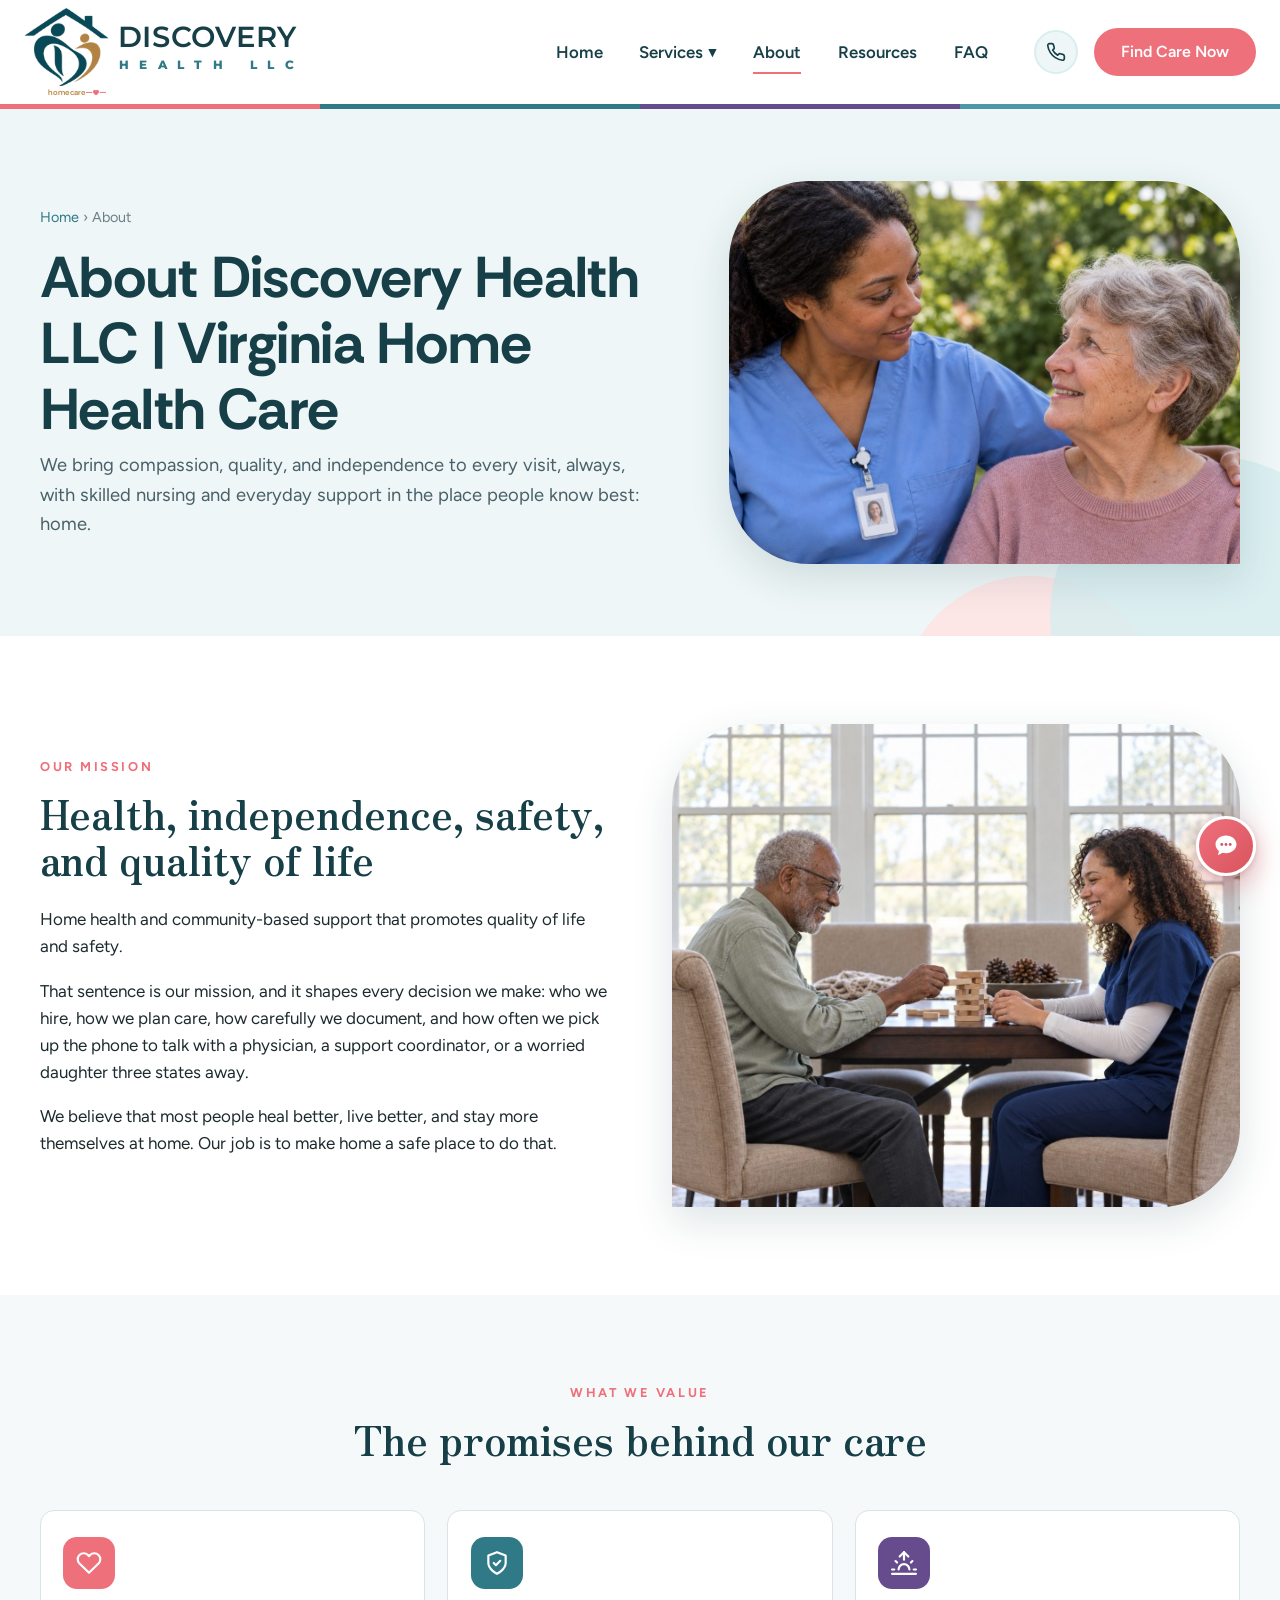
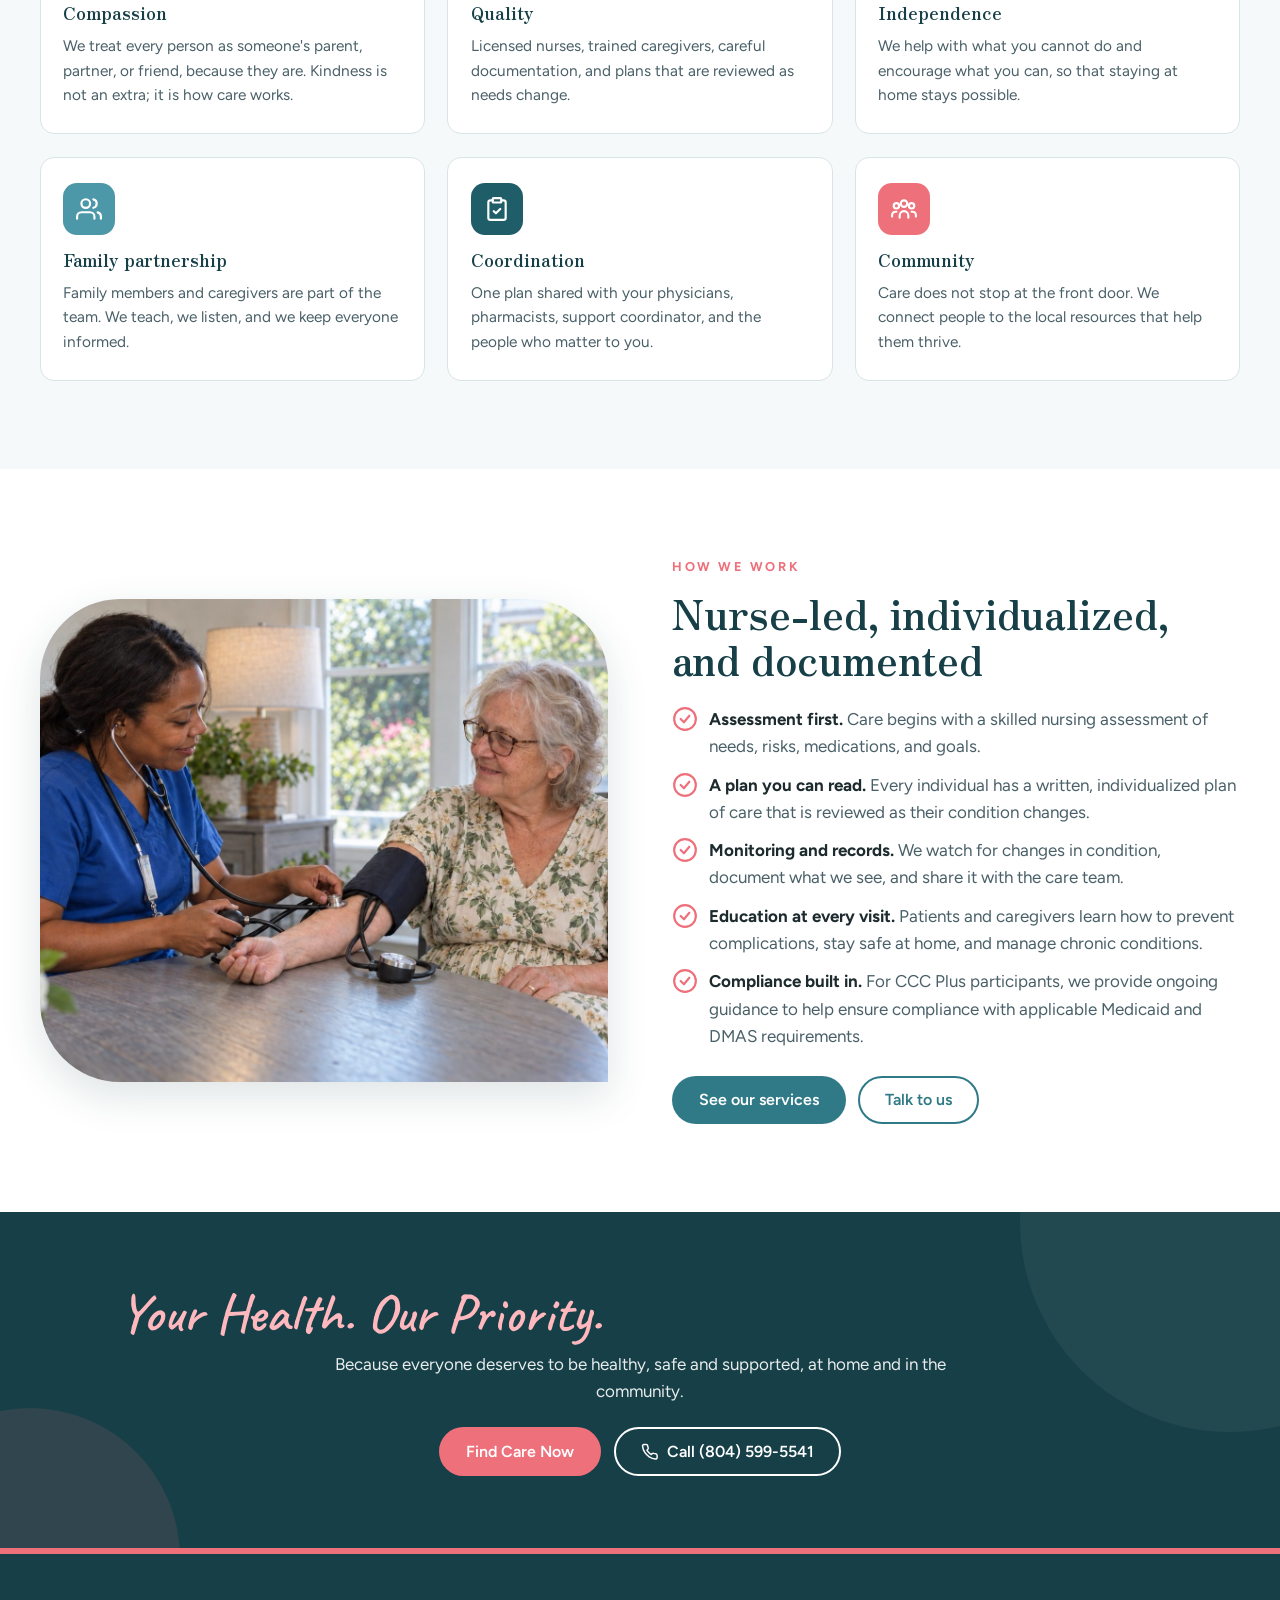
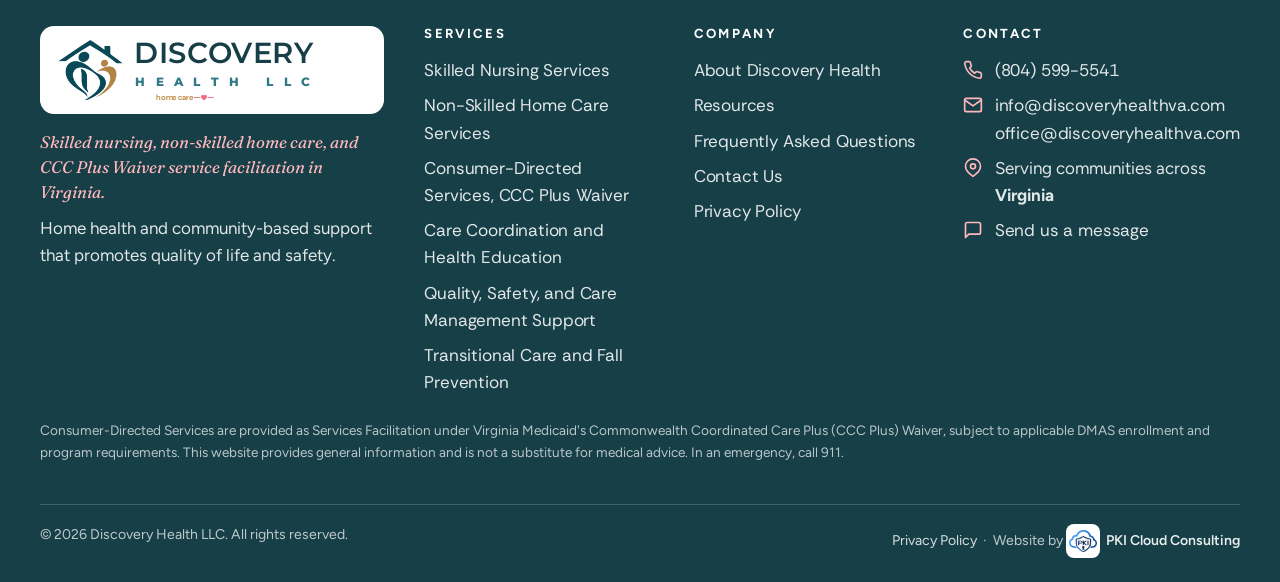
<file: about/index.html>
<!DOCTYPE html>
<html lang="en">
<head>
<meta charset="utf-8">
<meta name="viewport" content="width=device-width, initial-scale=1, viewport-fit=cover">
<title>About Discovery Health LLC | Virginia Home Health Care</title>
<meta name="description" content="Discovery Health LLC is a Virginia home health and community-based support provider delivering compassionate, nurse-led care that promotes health, independence, safety, and quality of life.">
<link rel="canonical" href="https://www.discoveryhealthva.com/about/">
<meta property="og:type" content="website">
<meta property="og:site_name" content="Discovery Health LLC">
<meta property="og:title" content="About Discovery Health LLC | Virginia Home Health Care">
<meta property="og:description" content="Discovery Health LLC is a Virginia home health and community-based support provider delivering compassionate, nurse-led care that promotes health, independence, safety, and quality of life.">
<meta property="og:url" content="https://www.discoveryhealthva.com/about/">
<meta property="og:image" content="https://www.discoveryhealthva.com/assets/img/og-share.jpeg">
<meta name="twitter:card" content="summary_large_image">
<meta name="theme-color" content="#2f7a86">
<meta name="geo.region" content="US-VA">
<meta name="geo.placename" content="Virginia">
<meta name="ICBM" content="37.5407, -77.4360">
<link rel="icon" href="../favicon.ico" sizes="any">
<link rel="icon" type="image/png" sizes="32x32" href="../assets/img/favicon-32.png">
<link rel="icon" type="image/png" sizes="192x192" href="../assets/img/favicon-192.png">
<link rel="apple-touch-icon" href="../assets/img/apple-touch-icon.png">
<link rel="preconnect" href="https://fonts.googleapis.com"><link rel="preconnect" href="https://fonts.gstatic.com" crossorigin><link href="https://fonts.googleapis.com/css2?family=Figtree:wght@400;500;600;700;800&family=Caveat:wght@600&family=Fraunces:ital,opsz,wght@0,9..144,600;1,9..144,400;1,9..144,600&family=Rethink+Sans:wght@500;600;700&family=Nunito:wght@600;700;800;900&family=Nunito+Sans:opsz,wght@6..12,400;6..12,800&family=Syncopate:wght@700&family=Lexend+Exa:wght@700&family=Montserrat:wght@300;400;500;600;700;800&family=Crimson+Pro:wght@400;500;600&family=Zen+Antique+Soft&display=swap" rel="stylesheet">
<link rel="stylesheet" href="../assets/css/dh.css?ver=dh-91">
<link rel="stylesheet" href="../assets/chatbot/dh-chatbot.css?ver=dh-91">

</head>
<body data-page="about">
<a class="skip" href="#main">Skip to content</a>
<header class="site-header">
  <div class="container header-row">
    <a class="brand" href="../" aria-label="Discovery Health LLC home"><img class="brand-mark" src="../assets/img/logo-mark.png" alt="" width="240" height="220"><span class="brand-text brand-v4"><span class="brand-word2"><span class="brand-wm-text privia" aria-label="Discovery Health LLC"><span class="w1" aria-hidden="true">Discovery</span><span class="w2" aria-hidden="true"><i>H</i><i>E</i><i>A</i><i>L</i><i>T</i><i>H</i><i class="gap"></i><i>L</i><i>L</i><i>C</i></span></span></span><span class="brand-hc2"><svg class="brand-pulse brand-pulse-l" viewBox="0 0 40 16" aria-hidden="true"><path d="M0 9h12l3-6 4 11 4-8 2 3h15" fill="none" stroke="currentColor" stroke-width="1.8" stroke-linecap="round" stroke-linejoin="round"/></svg><span>home care</span><svg class="brand-pulse brand-pulse-r" viewBox="0 0 40 16" aria-hidden="true"><path d="M0 9h12" fill="none" stroke="currentColor" stroke-width="1.8" stroke-linecap="round"/><path d="M20 14.5s-6-3.6-6-7.6a3.1 3.1 0 0 1 6-1.2 3.1 3.1 0 0 1 6 1.2c0 4-6 7.6-6 7.6z" fill="currentColor"/><path d="M28 9h12" fill="none" stroke="currentColor" stroke-width="1.8" stroke-linecap="round"/></svg></span></span></a>
    <nav class="site-nav" aria-label="Primary">
      <a class="nav-link" data-nav="home" href="../">Home</a><div class="nav-item"><a class="nav-link" data-nav="services" href="../services/">Services <span class="nav-caret" aria-hidden="true">&#9660;</span></a><button class="nav-sub-toggle" type="button" aria-label="Show services" aria-expanded="false"></button><div class="nav-drop"><a class="all" href="../services/">All services</a><a href="../services/#skilled-nursing">Skilled Nursing Services</a><a href="../services/#home-care">Non-Skilled Home Care Services</a><a href="../services/#consumer-directed">Consumer-Directed Services, CCC Plus Waiver</a><a href="../services/#care-coordination">Care Coordination and Health Education</a><a href="../services/#quality-safety">Quality, Safety, and Care Management Support</a><a href="../services/#transitional-care">Transitional Care and Fall Prevention</a></div></div><a class="nav-link" data-nav="about" href="../about/">About</a><a class="nav-link" data-nav="resources" href="../resources/">Resources</a><a class="nav-link" data-nav="faq" href="../faq/">FAQ</a>
      <div class="header-ctas">
        <a class="btn btn-phone" href="../contact/" aria-label="Contact us" title="Contact us" data-nav="contact"><svg viewBox="0 0 24 24" fill="none" stroke="currentColor" stroke-width="2" stroke-linecap="round" stroke-linejoin="round" aria-hidden="true"><path d="M22 16.9v3a2 2 0 0 1-2.2 2 19.8 19.8 0 0 1-8.6-3.1 19.5 19.5 0 0 1-6-6A19.8 19.8 0 0 1 2.1 4.2 2 2 0 0 1 4.1 2h3a2 2 0 0 1 2 1.7c.1.9.4 1.8.7 2.7a2 2 0 0 1-.5 2.1L8 9.8a16 16 0 0 0 6 6l1.3-1.3a2 2 0 0 1 2.1-.4c.9.3 1.8.6 2.7.7a2 2 0 0 1 1.7 2z"/></svg><span class="label">Contact us</span></a>
        <a class="btn btn-primary" href="../contact/">Find Care Now</a>
      </div>
    </nav>
    <button class="nav-burger" type="button" aria-label="Open menu" aria-expanded="false"><span></span><span></span><span></span></button>
  </div>
</header>
<main id="main">
<section class="page-hero has-photo"><div class="container">
  <div><p class="crumbs"><a href="../">Home</a> &rsaquo; About</p><h1>About Discovery Health LLC | Virginia Home Health Care</h1><p class="lede">We bring compassion, quality, and independence to every visit, always, with skilled nursing and everyday support in the place people know best: home.</p></div>
  <div class="shape"><img src="../assets/img/care-nurse-garden-close-1.jpeg" alt="" style="object-position:center 30%" decoding="async"></div>
</div></section>
<section class="section">
  <div class="container split split-flip">
    <div class="shape reveal"><img src="../assets/img/care-jenga-table-1.jpeg" alt="A nurse and an older man share a game at the dining table" style="object-position:center 40%" loading="lazy" decoding="async"></div>
    <div class="reveal">
      <span class="eyebrow">Our mission</span>
      <h2>Health, independence, safety, and quality of life</h2>
      <p>Home health and community-based support that promotes quality of life and safety.</p>
      <p>That sentence is our mission, and it shapes every decision we make: who we hire, how we plan care, how carefully we document, and how often we pick up the phone to talk with a physician, a support coordinator, or a worried daughter three states away.</p>
      <p>We believe that most people heal better, live better, and stay more themselves at home. Our job is to make home a safe place to do that.</p>
    </div>
  </div>
</section>
<section class="section section-sand">
  <div class="container">
    <div class="section-head reveal"><span class="eyebrow">What we value</span><h2>The promises behind our care</h2></div>
    <div class="values"><div class="value reveal"><div class="ic bg-coral"><svg viewBox="0 0 24 24" fill="none" stroke="currentColor" stroke-width="2" stroke-linecap="round" stroke-linejoin="round" aria-hidden="true"><path d="M20.8 4.6a5.5 5.5 0 0 0-7.8 0L12 5.7l-1-1.1a5.5 5.5 0 0 0-7.8 7.8l1 1L12 21l7.8-7.6 1-1a5.5 5.5 0 0 0 0-7.8z"/></svg></div><h3>Compassion</h3><p>We treat every person as someone's parent, partner, or friend, because they are. Kindness is not an extra; it is how care works.</p></div><div class="value reveal"><div class="ic bg-teal"><svg viewBox="0 0 24 24" fill="none" stroke="currentColor" stroke-width="2" stroke-linecap="round" stroke-linejoin="round" aria-hidden="true"><path d="M12 22s8-4 8-10V5l-8-3-8 3v7c0 6 8 10 8 10z"/><path d="m9 12 2 2 4-4"/></svg></div><h3>Quality</h3><p>Licensed nurses, trained caregivers, careful documentation, and plans that are reviewed as needs change.</p></div><div class="value reveal"><div class="ic bg-purple"><svg viewBox="0 0 24 24" fill="none" stroke="currentColor" stroke-width="2" stroke-linecap="round" stroke-linejoin="round" aria-hidden="true"><path d="M17 18a5 5 0 0 0-10 0"/><line x1="12" y1="2" x2="12" y2="9"/><line x1="4.2" y1="10.2" x2="5.6" y2="11.6"/><line x1="1" y1="18" x2="3" y2="18"/><line x1="21" y1="18" x2="23" y2="18"/><line x1="18.4" y1="11.6" x2="19.8" y2="10.2"/><line x1="23" y1="22" x2="1" y2="22"/><polyline points="8 6 12 2 16 6"/></svg></div><h3>Independence</h3><p>We help with what you cannot do and encourage what you can, so that staying at home stays possible.</p></div><div class="value reveal"><div class="ic bg-teal-light"><svg viewBox="0 0 24 24" fill="none" stroke="currentColor" stroke-width="2" stroke-linecap="round" stroke-linejoin="round" aria-hidden="true"><path d="M17 21v-2a4 4 0 0 0-4-4H5a4 4 0 0 0-4 4v2"/><circle cx="9" cy="7" r="4"/><path d="M23 21v-2a4 4 0 0 0-3-3.9"/><path d="M16 3.1a4 4 0 0 1 0 7.8"/></svg></div><h3>Family partnership</h3><p>Family members and caregivers are part of the team. We teach, we listen, and we keep everyone informed.</p></div><div class="value reveal"><div class="ic bg-teal-dark"><svg viewBox="0 0 24 24" fill="none" stroke="currentColor" stroke-width="2" stroke-linecap="round" stroke-linejoin="round" aria-hidden="true"><rect x="8" y="2" width="8" height="4" rx="1"/><path d="M16 4h2a2 2 0 0 1 2 2v14a2 2 0 0 1-2 2H6a2 2 0 0 1-2-2V6a2 2 0 0 1 2-2h2"/><path d="m9 14 2 2 4-4"/></svg></div><h3>Coordination</h3><p>One plan shared with your physicians, pharmacists, support coordinator, and the people who matter to you.</p></div><div class="value reveal"><div class="ic bg-coral"><svg viewBox="0 0 24 24" fill="none" stroke="currentColor" stroke-width="2" stroke-linecap="round" stroke-linejoin="round" aria-hidden="true"><circle cx="12" cy="7" r="3"/><circle cx="5" cy="9" r="2.5"/><circle cx="19" cy="9" r="2.5"/><path d="M8 20v-2a4 4 0 0 1 8 0v2"/><path d="M1 19v-1.5A3 3 0 0 1 4 14.5h1"/><path d="M23 19v-1.5a3 3 0 0 0-3-3h-1"/></svg></div><h3>Community</h3><p>Care does not stop at the front door. We connect people to the local resources that help them thrive.</p></div></div>
  </div>
</section>
<section class="section">
  <div class="container split">
    <div class="shape reveal"><img src="../assets/img/care-blood-pressure-1.jpeg" alt="A nurse checks an older woman's blood pressure at home" style="object-position:center 30%" loading="lazy" decoding="async"></div>
    <div class="reveal">
      <span class="eyebrow">How we work</span>
      <h2>Nurse-led, individualized, and documented</h2>
      <ul class="checks">
        <li><svg viewBox="0 0 24 24" fill="none" stroke="currentColor" stroke-width="2" stroke-linecap="round" stroke-linejoin="round" aria-hidden="true"><circle cx="12" cy="12" r="10"/><path d="m8 12 3 3 5-6"/></svg><span><strong>Assessment first.</strong> Care begins with a skilled nursing assessment of needs, risks, medications, and goals.</span></li>
        <li><svg viewBox="0 0 24 24" fill="none" stroke="currentColor" stroke-width="2" stroke-linecap="round" stroke-linejoin="round" aria-hidden="true"><circle cx="12" cy="12" r="10"/><path d="m8 12 3 3 5-6"/></svg><span><strong>A plan you can read.</strong> Every individual has a written, individualized plan of care that is reviewed as their condition changes.</span></li>
        <li><svg viewBox="0 0 24 24" fill="none" stroke="currentColor" stroke-width="2" stroke-linecap="round" stroke-linejoin="round" aria-hidden="true"><circle cx="12" cy="12" r="10"/><path d="m8 12 3 3 5-6"/></svg><span><strong>Monitoring and records.</strong> We watch for changes in condition, document what we see, and share it with the care team.</span></li>
        <li><svg viewBox="0 0 24 24" fill="none" stroke="currentColor" stroke-width="2" stroke-linecap="round" stroke-linejoin="round" aria-hidden="true"><circle cx="12" cy="12" r="10"/><path d="m8 12 3 3 5-6"/></svg><span><strong>Education at every visit.</strong> Patients and caregivers learn how to prevent complications, stay safe at home, and manage chronic conditions.</span></li>
        <li><svg viewBox="0 0 24 24" fill="none" stroke="currentColor" stroke-width="2" stroke-linecap="round" stroke-linejoin="round" aria-hidden="true"><circle cx="12" cy="12" r="10"/><path d="m8 12 3 3 5-6"/></svg><span><strong>Compliance built in.</strong> For CCC Plus participants, we provide ongoing guidance to help ensure compliance with applicable Medicaid and DMAS requirements.</span></li>
      </ul>
      <div class="btn-row"><a class="btn btn-teal" href="../services/">See our services</a><a class="btn btn-outline" href="../contact/">Talk to us</a></div>
    </div>
  </div>
</section>
<section class="cta-band">
  <div class="container">
    <p class="script">Your Health. Our Priority.</p>
    <p>Because everyone deserves to be healthy, safe and supported, at home and in the community.</p>
    <div class="btn-row">
      <a class="btn btn-primary" href="../contact/">Find Care Now</a>
      <a class="btn btn-ghost" href="tel:+18045995541"><svg viewBox="0 0 24 24" fill="none" stroke="currentColor" stroke-width="2" stroke-linecap="round" stroke-linejoin="round" aria-hidden="true"><path d="M22 16.9v3a2 2 0 0 1-2.2 2 19.8 19.8 0 0 1-8.6-3.1 19.5 19.5 0 0 1-6-6A19.8 19.8 0 0 1 2.1 4.2 2 2 0 0 1 4.1 2h3a2 2 0 0 1 2 1.7c.1.9.4 1.8.7 2.7a2 2 0 0 1-.5 2.1L8 9.8a16 16 0 0 0 6 6l1.3-1.3a2 2 0 0 1 2.1-.4c.9.3 1.8.6 2.7.7a2 2 0 0 1 1.7 2z"/></svg> Call (804) 599-5541</a>
    </div>
  </div>
</section>
</main>
<footer class="site-footer">
  <div class="container">
    <div class="footer-grid">
      <div class="footer-brand">
        <div class="logo-card brand"><img class="brand-mark" src="../assets/img/logo-mark.png" alt="" width="240" height="220"><span class="brand-text brand-v4"><span class="brand-word2"><span class="brand-wm-text privia" aria-label="Discovery Health LLC"><span class="w1" aria-hidden="true">Discovery</span><span class="w2" aria-hidden="true"><i>H</i><i>E</i><i>A</i><i>L</i><i>T</i><i>H</i><i class="gap"></i><i>L</i><i>L</i><i>C</i></span></span></span><span class="brand-hc2"><svg class="brand-pulse brand-pulse-l" viewBox="0 0 40 16" aria-hidden="true"><path d="M0 9h12l3-6 4 11 4-8 2 3h15" fill="none" stroke="currentColor" stroke-width="1.8" stroke-linecap="round" stroke-linejoin="round"/></svg><span>home care</span><svg class="brand-pulse brand-pulse-r" viewBox="0 0 40 16" aria-hidden="true"><path d="M0 9h12" fill="none" stroke="currentColor" stroke-width="1.8" stroke-linecap="round"/><path d="M20 14.5s-6-3.6-6-7.6a3.1 3.1 0 0 1 6-1.2 3.1 3.1 0 0 1 6 1.2c0 4-6 7.6-6 7.6z" fill="currentColor"/><path d="M28 9h12" fill="none" stroke="currentColor" stroke-width="1.8" stroke-linecap="round"/></svg></span></span></div>
        <p class="footer-services">Skilled nursing, non-skilled home care, and CCC Plus Waiver service facilitation in Virginia.</p>
        <p>Home health and community-based support that promotes quality of life and safety.</p>
      </div>
      <div>
        <h4>Services</h4>
        <ul><li><a href="../services/#skilled-nursing">Skilled Nursing Services</a></li><li><a href="../services/#home-care">Non-Skilled Home Care Services</a></li><li><a href="../services/#consumer-directed">Consumer-Directed Services, CCC Plus Waiver</a></li><li><a href="../services/#care-coordination">Care Coordination and Health Education</a></li><li><a href="../services/#quality-safety">Quality, Safety, and Care Management Support</a></li><li><a href="../services/#transitional-care">Transitional Care and Fall Prevention</a></li></ul>
      </div>
      <div>
        <h4>Company</h4>
        <ul>
          <li><a href="../about/">About Discovery Health</a></li>
          <li><a href="../resources/">Resources</a></li>
          <li><a href="../faq/">Frequently Asked Questions</a></li>
          <li><a href="../contact/">Contact Us</a></li>
          <li><a href="../privacy-policy/">Privacy Policy</a></li>
        </ul>
      </div>
      <div>
        <h4>Contact</h4>
        <ul class="footer-contact">
          <li><svg viewBox="0 0 24 24" fill="none" stroke="currentColor" stroke-width="2" stroke-linecap="round" stroke-linejoin="round" aria-hidden="true"><path d="M22 16.9v3a2 2 0 0 1-2.2 2 19.8 19.8 0 0 1-8.6-3.1 19.5 19.5 0 0 1-6-6A19.8 19.8 0 0 1 2.1 4.2 2 2 0 0 1 4.1 2h3a2 2 0 0 1 2 1.7c.1.9.4 1.8.7 2.7a2 2 0 0 1-.5 2.1L8 9.8a16 16 0 0 0 6 6l1.3-1.3a2 2 0 0 1 2.1-.4c.9.3 1.8.6 2.7.7a2 2 0 0 1 1.7 2z"/></svg><a href="tel:+18045995541">(804) 599-5541</a></li>
          <li><svg viewBox="0 0 24 24" fill="none" stroke="currentColor" stroke-width="2" stroke-linecap="round" stroke-linejoin="round" aria-hidden="true"><rect x="2" y="4" width="20" height="16" rx="2"/><path d="m22 6-10 7L2 6"/></svg><span><a href="mailto:info@discoveryhealthva.com">info@discoveryhealthva.com</a><br><a href="mailto:office@discoveryhealthva.com">office@discoveryhealthva.com</a></span></li>
          <li><svg viewBox="0 0 24 24" fill="none" stroke="currentColor" stroke-width="2" stroke-linecap="round" stroke-linejoin="round" aria-hidden="true"><path d="M21 10c0 6-9 12-9 12s-9-6-9-12a9 9 0 0 1 18 0z"/><circle cx="12" cy="10" r="3"/></svg><span>Serving communities across <strong>Virginia</strong></span></li>
          <li><svg viewBox="0 0 24 24" fill="none" stroke="currentColor" stroke-width="2" stroke-linecap="round" stroke-linejoin="round" aria-hidden="true"><path d="M21 15a2 2 0 0 1-2 2H7l-4 4V5a2 2 0 0 1 2-2h14a2 2 0 0 1 2 2z"/></svg><a href="../contact/">Send us a message</a></li>
        </ul>
      </div>
    </div>
    <p class="footer-disclaimer">Consumer-Directed Services are provided as Services Facilitation under Virginia Medicaid's Commonwealth Coordinated Care Plus (CCC Plus) Waiver, subject to applicable DMAS enrollment and program requirements. This website provides general information and is not a substitute for medical advice. In an emergency, call 911.</p>
    <div class="footer-bottom">
      <span>&copy; 2026 Discovery Health LLC. All rights reserved.</span>
      <span><a href="../privacy-policy/">Privacy Policy</a> &nbsp;&middot;&nbsp; Website by <a class="pki-link" href="https://pkicloudconsulting.com" target="_blank" rel="noopener"><img src="../assets/img/pki-mark.png" alt="" width="20" height="20">PKI Cloud Consulting</a></span>
    </div>
  </div>
</footer>
<script src="../assets/js/dh.js?ver=dh-91"></script>
<script src="../assets/chatbot/dh-chatbot.js?ver=dh-91" defer></script>
</body>
</html>
</file>
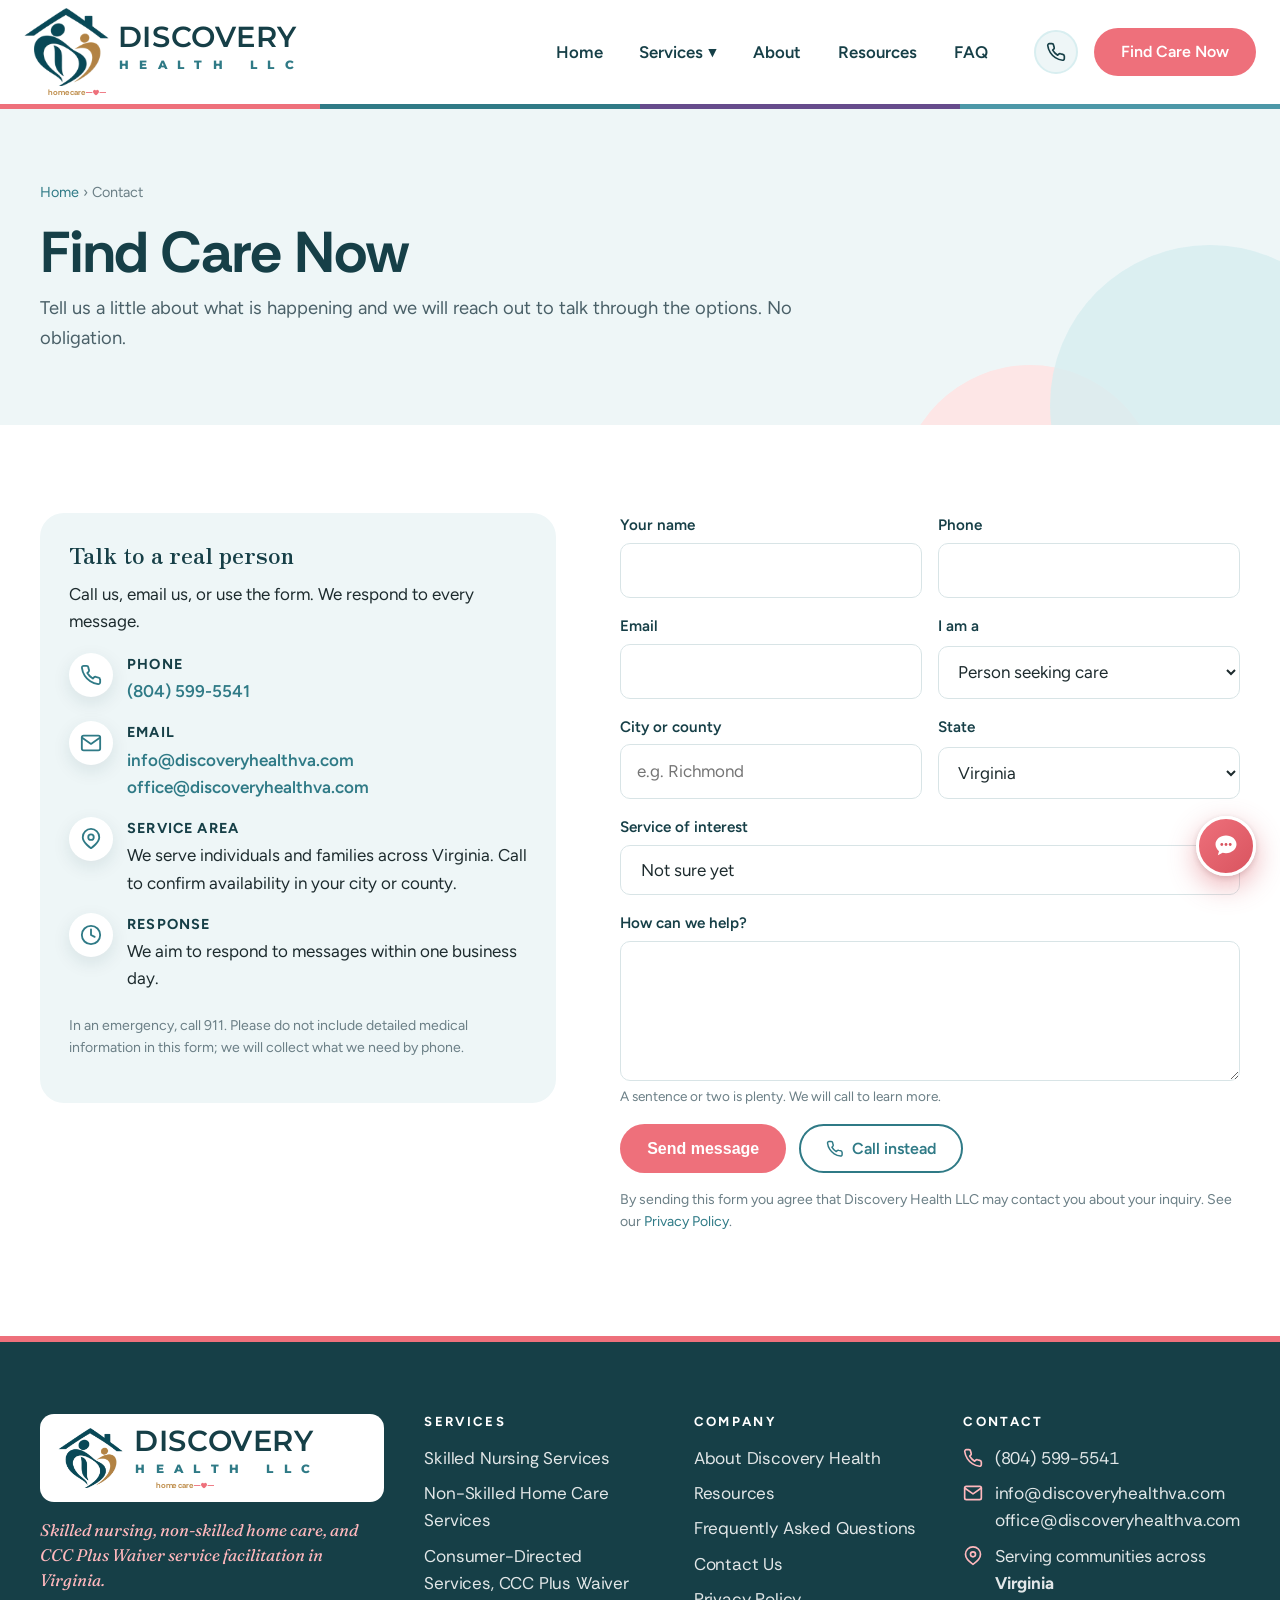
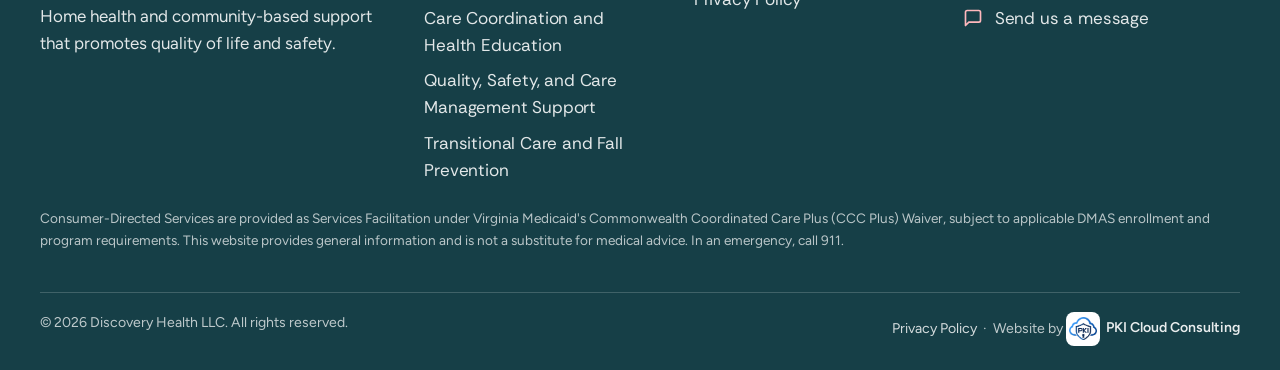
<file: contact/index.html>
<!DOCTYPE html>
<html lang="en">
<head>
<meta charset="utf-8">
<meta name="viewport" content="width=device-width, initial-scale=1, viewport-fit=cover">
<title>Contact Us | Discovery Health LLC, Virginia</title>
<meta name="description" content="Call (804) 599-5541 or send a message to Discovery Health LLC, serving families across Virginia, to ask about skilled nursing, home care, or CCC Plus Waiver service facilitation.">
<link rel="canonical" href="https://www.discoveryhealthva.com/contact/">
<meta property="og:type" content="website">
<meta property="og:site_name" content="Discovery Health LLC">
<meta property="og:title" content="Contact Us | Discovery Health LLC, Virginia">
<meta property="og:description" content="Call (804) 599-5541 or send a message to Discovery Health LLC, serving families across Virginia, to ask about skilled nursing, home care, or CCC Plus Waiver service facilitation.">
<meta property="og:url" content="https://www.discoveryhealthva.com/contact/">
<meta property="og:image" content="https://www.discoveryhealthva.com/assets/img/og-share.jpeg">
<meta name="twitter:card" content="summary_large_image">
<meta name="theme-color" content="#2f7a86">
<meta name="geo.region" content="US-VA">
<meta name="geo.placename" content="Virginia">
<meta name="ICBM" content="37.5407, -77.4360">
<link rel="icon" href="../favicon.ico" sizes="any">
<link rel="icon" type="image/png" sizes="32x32" href="../assets/img/favicon-32.png">
<link rel="icon" type="image/png" sizes="192x192" href="../assets/img/favicon-192.png">
<link rel="apple-touch-icon" href="../assets/img/apple-touch-icon.png">
<link rel="preconnect" href="https://fonts.googleapis.com"><link rel="preconnect" href="https://fonts.gstatic.com" crossorigin><link href="https://fonts.googleapis.com/css2?family=Figtree:wght@400;500;600;700;800&family=Caveat:wght@600&family=Fraunces:ital,opsz,wght@0,9..144,600;1,9..144,400;1,9..144,600&family=Rethink+Sans:wght@500;600;700&family=Nunito:wght@600;700;800;900&family=Nunito+Sans:opsz,wght@6..12,400;6..12,800&family=Syncopate:wght@700&family=Lexend+Exa:wght@700&family=Montserrat:wght@300;400;500;600;700;800&family=Crimson+Pro:wght@400;500;600&family=Zen+Antique+Soft&display=swap" rel="stylesheet">
<link rel="stylesheet" href="../assets/css/dh.css?ver=dh-91">
<link rel="stylesheet" href="../assets/chatbot/dh-chatbot.css?ver=dh-91">

</head>
<body data-page="contact">
<a class="skip" href="#main">Skip to content</a>
<header class="site-header">
  <div class="container header-row">
    <a class="brand" href="../" aria-label="Discovery Health LLC home"><img class="brand-mark" src="../assets/img/logo-mark.png" alt="" width="240" height="220"><span class="brand-text brand-v4"><span class="brand-word2"><span class="brand-wm-text privia" aria-label="Discovery Health LLC"><span class="w1" aria-hidden="true">Discovery</span><span class="w2" aria-hidden="true"><i>H</i><i>E</i><i>A</i><i>L</i><i>T</i><i>H</i><i class="gap"></i><i>L</i><i>L</i><i>C</i></span></span></span><span class="brand-hc2"><svg class="brand-pulse brand-pulse-l" viewBox="0 0 40 16" aria-hidden="true"><path d="M0 9h12l3-6 4 11 4-8 2 3h15" fill="none" stroke="currentColor" stroke-width="1.8" stroke-linecap="round" stroke-linejoin="round"/></svg><span>home care</span><svg class="brand-pulse brand-pulse-r" viewBox="0 0 40 16" aria-hidden="true"><path d="M0 9h12" fill="none" stroke="currentColor" stroke-width="1.8" stroke-linecap="round"/><path d="M20 14.5s-6-3.6-6-7.6a3.1 3.1 0 0 1 6-1.2 3.1 3.1 0 0 1 6 1.2c0 4-6 7.6-6 7.6z" fill="currentColor"/><path d="M28 9h12" fill="none" stroke="currentColor" stroke-width="1.8" stroke-linecap="round"/></svg></span></span></a>
    <nav class="site-nav" aria-label="Primary">
      <a class="nav-link" data-nav="home" href="../">Home</a><div class="nav-item"><a class="nav-link" data-nav="services" href="../services/">Services <span class="nav-caret" aria-hidden="true">&#9660;</span></a><button class="nav-sub-toggle" type="button" aria-label="Show services" aria-expanded="false"></button><div class="nav-drop"><a class="all" href="../services/">All services</a><a href="../services/#skilled-nursing">Skilled Nursing Services</a><a href="../services/#home-care">Non-Skilled Home Care Services</a><a href="../services/#consumer-directed">Consumer-Directed Services, CCC Plus Waiver</a><a href="../services/#care-coordination">Care Coordination and Health Education</a><a href="../services/#quality-safety">Quality, Safety, and Care Management Support</a><a href="../services/#transitional-care">Transitional Care and Fall Prevention</a></div></div><a class="nav-link" data-nav="about" href="../about/">About</a><a class="nav-link" data-nav="resources" href="../resources/">Resources</a><a class="nav-link" data-nav="faq" href="../faq/">FAQ</a>
      <div class="header-ctas">
        <a class="btn btn-phone" href="../contact/" aria-label="Contact us" title="Contact us" data-nav="contact"><svg viewBox="0 0 24 24" fill="none" stroke="currentColor" stroke-width="2" stroke-linecap="round" stroke-linejoin="round" aria-hidden="true"><path d="M22 16.9v3a2 2 0 0 1-2.2 2 19.8 19.8 0 0 1-8.6-3.1 19.5 19.5 0 0 1-6-6A19.8 19.8 0 0 1 2.1 4.2 2 2 0 0 1 4.1 2h3a2 2 0 0 1 2 1.7c.1.9.4 1.8.7 2.7a2 2 0 0 1-.5 2.1L8 9.8a16 16 0 0 0 6 6l1.3-1.3a2 2 0 0 1 2.1-.4c.9.3 1.8.6 2.7.7a2 2 0 0 1 1.7 2z"/></svg><span class="label">Contact us</span></a>
        <a class="btn btn-primary" href="../contact/">Find Care Now</a>
      </div>
    </nav>
    <button class="nav-burger" type="button" aria-label="Open menu" aria-expanded="false"><span></span><span></span><span></span></button>
  </div>
</header>
<main id="main">
<section class="page-hero"><div class="container"><p class="crumbs"><a href="../">Home</a> &rsaquo; Contact</p><h1>Find Care Now</h1><p class="lede">Tell us a little about what is happening and we will reach out to talk through the options. No obligation.</p></div></section>
<section class="section">
  <div class="container contact-grid">
    <aside class="contact-card reveal">
      <h2>Talk to a real person</h2>
      <p>Call us, email us, or use the form. We respond to every message.</p>
      <ul>
        <li><span class="ic"><svg viewBox="0 0 24 24" fill="none" stroke="currentColor" stroke-width="2" stroke-linecap="round" stroke-linejoin="round" aria-hidden="true"><path d="M22 16.9v3a2 2 0 0 1-2.2 2 19.8 19.8 0 0 1-8.6-3.1 19.5 19.5 0 0 1-6-6A19.8 19.8 0 0 1 2.1 4.2 2 2 0 0 1 4.1 2h3a2 2 0 0 1 2 1.7c.1.9.4 1.8.7 2.7a2 2 0 0 1-.5 2.1L8 9.8a16 16 0 0 0 6 6l1.3-1.3a2 2 0 0 1 2.1-.4c.9.3 1.8.6 2.7.7a2 2 0 0 1 1.7 2z"/></svg></span><div><strong>Phone</strong><a href="tel:+18045995541">(804) 599-5541</a></div></li>
        <li><span class="ic"><svg viewBox="0 0 24 24" fill="none" stroke="currentColor" stroke-width="2" stroke-linecap="round" stroke-linejoin="round" aria-hidden="true"><rect x="2" y="4" width="20" height="16" rx="2"/><path d="m22 6-10 7L2 6"/></svg></span><div><strong>Email</strong><a href="mailto:info@discoveryhealthva.com">info@discoveryhealthva.com</a><br><a href="mailto:office@discoveryhealthva.com">office@discoveryhealthva.com</a></div></li>
        <li><span class="ic"><svg viewBox="0 0 24 24" fill="none" stroke="currentColor" stroke-width="2" stroke-linecap="round" stroke-linejoin="round" aria-hidden="true"><path d="M21 10c0 6-9 12-9 12s-9-6-9-12a9 9 0 0 1 18 0z"/><circle cx="12" cy="10" r="3"/></svg></span><div><strong>Service area</strong>We serve individuals and families across Virginia. Call to confirm availability in your city or county.</div></li>
        <li><span class="ic"><svg viewBox="0 0 24 24" fill="none" stroke="currentColor" stroke-width="2" stroke-linecap="round" stroke-linejoin="round" aria-hidden="true"><circle cx="12" cy="12" r="10"/><polyline points="12 6 12 12 16 14"/></svg></span><div><strong>Response</strong>We aim to respond to messages within one business day.</div></li>
      </ul>
      <p class="form-privacy" style="margin-top:1.4rem">In an emergency, call 911. Please do not include detailed medical information in this form; we will collect what we need by phone.</p>
    </aside>
    <form class="form reveal" data-contact method="post" action="#" novalidate>
      <div class="form-row">
        <div class="field"><label for="f-name">Your name</label><input id="f-name" name="name" type="text" autocomplete="name" required></div>
        <div class="field"><label for="f-phone">Phone</label><input id="f-phone" name="phone" type="tel" autocomplete="tel" required></div>
      </div>
      <div class="form-row">
        <div class="field"><label for="f-email">Email</label><input id="f-email" name="email" type="email" autocomplete="email"></div>
        <div class="field"><label for="f-who">I am a</label><select id="f-who" name="I_am_a"><option>Person seeking care</option><option>Family member or representative</option><option>Support coordinator or case manager</option><option>Healthcare provider</option><option>Other</option></select></div>
      </div>
      <div class="form-row">
        <div class="field"><label for="f-city">City or county</label><input id="f-city" name="city" type="text" autocomplete="address-level2" placeholder="e.g. Richmond"></div>
        <div class="field"><label for="f-state">State</label><select id="f-state" name="state" autocomplete="address-level1"><option value="Virginia" selected>Virginia</option><option value="Maryland">Maryland</option><option value="North Carolina">North Carolina</option><option value="Washington, DC">Washington, DC</option><option value="West Virginia">West Virginia</option><option value="Other">Other state</option></select></div>
      </div>
      <div class="field"><label for="f-svc">Service of interest</label><select id="f-svc" name="service"><option>Not sure yet</option><option>Skilled Nursing Services</option><option>Non-Skilled Home Care Services</option><option>Consumer-Directed Services, CCC Plus Waiver</option><option>Care Coordination and Health Education</option><option>Quality, Safety, and Care Management Support</option><option>Transitional Care and Fall Prevention</option></select></div>
      <div class="field"><label for="f-msg">How can we help?</label><textarea id="f-msg" name="message" required></textarea><small>A sentence or two is plenty. We will call to learn more.</small></div>
      <div class="hp" aria-hidden="true"><label>Website <input name="website" type="text" tabindex="-1" autocomplete="off"></label></div>
      <div class="form-status" role="status" tabindex="-1"></div>
      <div class="btn-row"><button class="btn btn-primary" type="submit">Send message</button><a class="btn btn-outline" href="tel:+18045995541"><svg viewBox="0 0 24 24" fill="none" stroke="currentColor" stroke-width="2" stroke-linecap="round" stroke-linejoin="round" aria-hidden="true"><path d="M22 16.9v3a2 2 0 0 1-2.2 2 19.8 19.8 0 0 1-8.6-3.1 19.5 19.5 0 0 1-6-6A19.8 19.8 0 0 1 2.1 4.2 2 2 0 0 1 4.1 2h3a2 2 0 0 1 2 1.7c.1.9.4 1.8.7 2.7a2 2 0 0 1-.5 2.1L8 9.8a16 16 0 0 0 6 6l1.3-1.3a2 2 0 0 1 2.1-.4c.9.3 1.8.6 2.7.7a2 2 0 0 1 1.7 2z"/></svg> Call instead</a></div>
      <p class="form-privacy">By sending this form you agree that Discovery Health LLC may contact you about your inquiry. See our <a href="../privacy-policy/">Privacy Policy</a>.</p>
    </form>
  </div>
</section>
</main>
<footer class="site-footer">
  <div class="container">
    <div class="footer-grid">
      <div class="footer-brand">
        <div class="logo-card brand"><img class="brand-mark" src="../assets/img/logo-mark.png" alt="" width="240" height="220"><span class="brand-text brand-v4"><span class="brand-word2"><span class="brand-wm-text privia" aria-label="Discovery Health LLC"><span class="w1" aria-hidden="true">Discovery</span><span class="w2" aria-hidden="true"><i>H</i><i>E</i><i>A</i><i>L</i><i>T</i><i>H</i><i class="gap"></i><i>L</i><i>L</i><i>C</i></span></span></span><span class="brand-hc2"><svg class="brand-pulse brand-pulse-l" viewBox="0 0 40 16" aria-hidden="true"><path d="M0 9h12l3-6 4 11 4-8 2 3h15" fill="none" stroke="currentColor" stroke-width="1.8" stroke-linecap="round" stroke-linejoin="round"/></svg><span>home care</span><svg class="brand-pulse brand-pulse-r" viewBox="0 0 40 16" aria-hidden="true"><path d="M0 9h12" fill="none" stroke="currentColor" stroke-width="1.8" stroke-linecap="round"/><path d="M20 14.5s-6-3.6-6-7.6a3.1 3.1 0 0 1 6-1.2 3.1 3.1 0 0 1 6 1.2c0 4-6 7.6-6 7.6z" fill="currentColor"/><path d="M28 9h12" fill="none" stroke="currentColor" stroke-width="1.8" stroke-linecap="round"/></svg></span></span></div>
        <p class="footer-services">Skilled nursing, non-skilled home care, and CCC Plus Waiver service facilitation in Virginia.</p>
        <p>Home health and community-based support that promotes quality of life and safety.</p>
      </div>
      <div>
        <h4>Services</h4>
        <ul><li><a href="../services/#skilled-nursing">Skilled Nursing Services</a></li><li><a href="../services/#home-care">Non-Skilled Home Care Services</a></li><li><a href="../services/#consumer-directed">Consumer-Directed Services, CCC Plus Waiver</a></li><li><a href="../services/#care-coordination">Care Coordination and Health Education</a></li><li><a href="../services/#quality-safety">Quality, Safety, and Care Management Support</a></li><li><a href="../services/#transitional-care">Transitional Care and Fall Prevention</a></li></ul>
      </div>
      <div>
        <h4>Company</h4>
        <ul>
          <li><a href="../about/">About Discovery Health</a></li>
          <li><a href="../resources/">Resources</a></li>
          <li><a href="../faq/">Frequently Asked Questions</a></li>
          <li><a href="../contact/">Contact Us</a></li>
          <li><a href="../privacy-policy/">Privacy Policy</a></li>
        </ul>
      </div>
      <div>
        <h4>Contact</h4>
        <ul class="footer-contact">
          <li><svg viewBox="0 0 24 24" fill="none" stroke="currentColor" stroke-width="2" stroke-linecap="round" stroke-linejoin="round" aria-hidden="true"><path d="M22 16.9v3a2 2 0 0 1-2.2 2 19.8 19.8 0 0 1-8.6-3.1 19.5 19.5 0 0 1-6-6A19.8 19.8 0 0 1 2.1 4.2 2 2 0 0 1 4.1 2h3a2 2 0 0 1 2 1.7c.1.9.4 1.8.7 2.7a2 2 0 0 1-.5 2.1L8 9.8a16 16 0 0 0 6 6l1.3-1.3a2 2 0 0 1 2.1-.4c.9.3 1.8.6 2.7.7a2 2 0 0 1 1.7 2z"/></svg><a href="tel:+18045995541">(804) 599-5541</a></li>
          <li><svg viewBox="0 0 24 24" fill="none" stroke="currentColor" stroke-width="2" stroke-linecap="round" stroke-linejoin="round" aria-hidden="true"><rect x="2" y="4" width="20" height="16" rx="2"/><path d="m22 6-10 7L2 6"/></svg><span><a href="mailto:info@discoveryhealthva.com">info@discoveryhealthva.com</a><br><a href="mailto:office@discoveryhealthva.com">office@discoveryhealthva.com</a></span></li>
          <li><svg viewBox="0 0 24 24" fill="none" stroke="currentColor" stroke-width="2" stroke-linecap="round" stroke-linejoin="round" aria-hidden="true"><path d="M21 10c0 6-9 12-9 12s-9-6-9-12a9 9 0 0 1 18 0z"/><circle cx="12" cy="10" r="3"/></svg><span>Serving communities across <strong>Virginia</strong></span></li>
          <li><svg viewBox="0 0 24 24" fill="none" stroke="currentColor" stroke-width="2" stroke-linecap="round" stroke-linejoin="round" aria-hidden="true"><path d="M21 15a2 2 0 0 1-2 2H7l-4 4V5a2 2 0 0 1 2-2h14a2 2 0 0 1 2 2z"/></svg><a href="../contact/">Send us a message</a></li>
        </ul>
      </div>
    </div>
    <p class="footer-disclaimer">Consumer-Directed Services are provided as Services Facilitation under Virginia Medicaid's Commonwealth Coordinated Care Plus (CCC Plus) Waiver, subject to applicable DMAS enrollment and program requirements. This website provides general information and is not a substitute for medical advice. In an emergency, call 911.</p>
    <div class="footer-bottom">
      <span>&copy; 2026 Discovery Health LLC. All rights reserved.</span>
      <span><a href="../privacy-policy/">Privacy Policy</a> &nbsp;&middot;&nbsp; Website by <a class="pki-link" href="https://pkicloudconsulting.com" target="_blank" rel="noopener"><img src="../assets/img/pki-mark.png" alt="" width="20" height="20">PKI Cloud Consulting</a></span>
    </div>
  </div>
</footer>
<script src="../assets/js/dh.js?ver=dh-91"></script>
<script src="../assets/chatbot/dh-chatbot.js?ver=dh-91" defer></script>
</body>
</html>
</file>
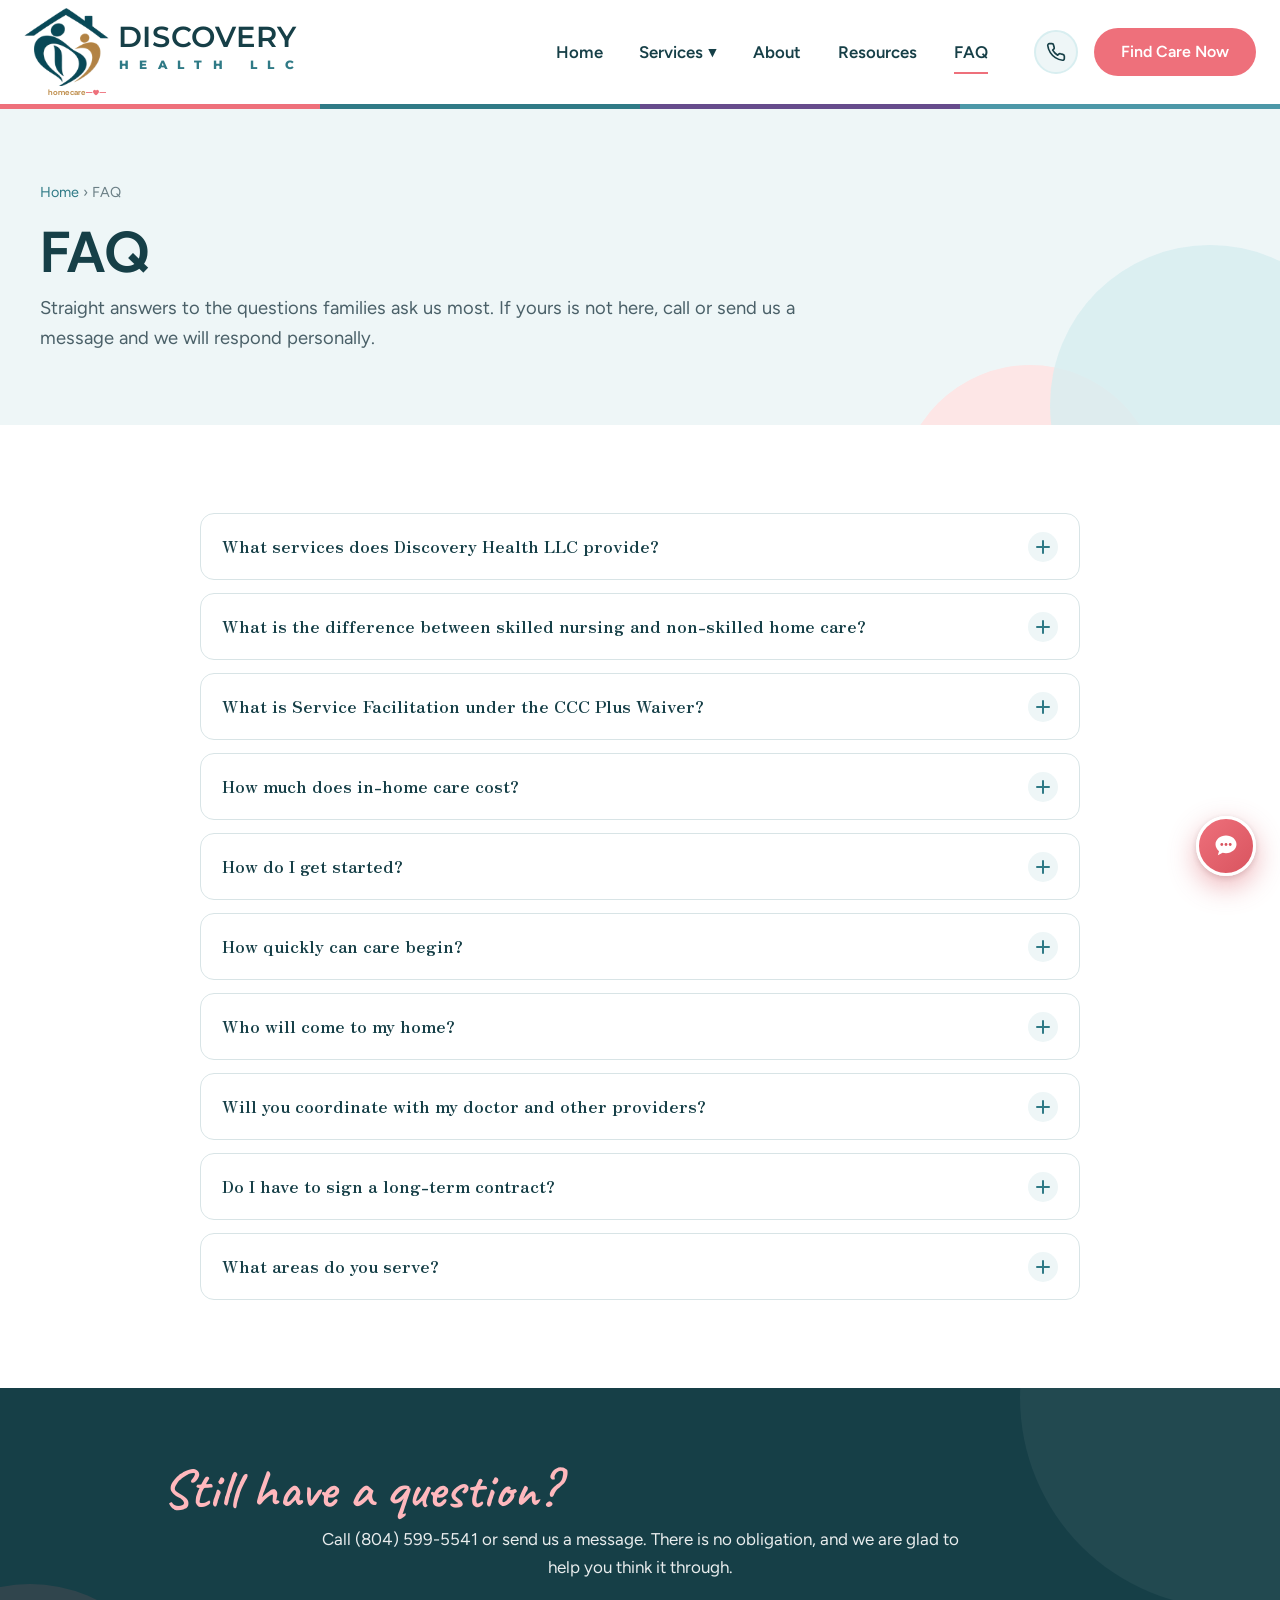
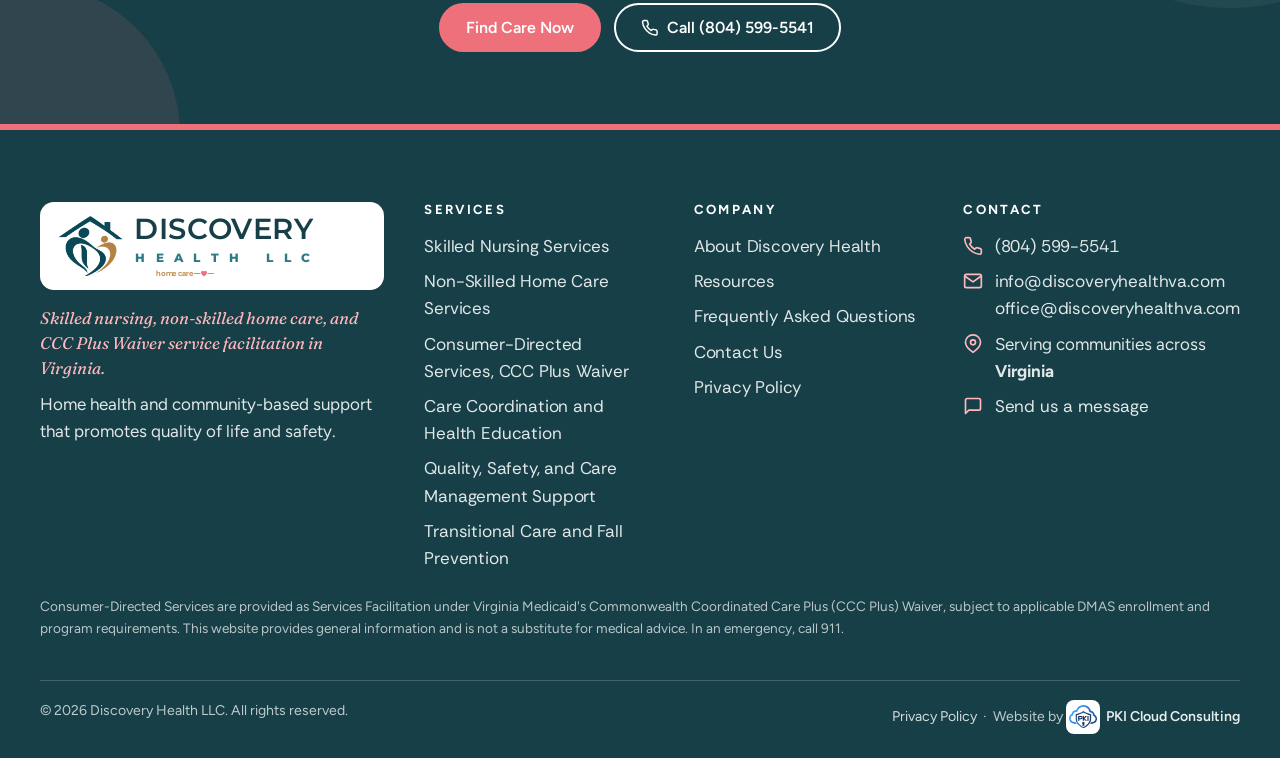
<file: faq/index.html>
<!DOCTYPE html>
<html lang="en">
<head>
<meta charset="utf-8">
<meta name="viewport" content="width=device-width, initial-scale=1, viewport-fit=cover">
<title>FAQ | Discovery Health LLC, Virginia</title>
<meta name="description" content="Answers to common questions about skilled nursing, non-skilled home care, CCC Plus Waiver service facilitation, costs, and getting started with Discovery Health LLC in Virginia.">
<link rel="canonical" href="https://www.discoveryhealthva.com/faq/">
<meta property="og:type" content="website">
<meta property="og:site_name" content="Discovery Health LLC">
<meta property="og:title" content="Frequently Asked Questions | Discovery Health LLC">
<meta property="og:description" content="Answers to common questions about skilled nursing, non-skilled home care, CCC Plus Waiver service facilitation, costs, and getting started with Discovery Health LLC in Virginia.">
<meta property="og:url" content="https://www.discoveryhealthva.com/faq/">
<meta property="og:image" content="https://www.discoveryhealthva.com/assets/img/og-share.jpeg">
<meta name="twitter:card" content="summary_large_image">
<meta name="theme-color" content="#2f7a86">
<meta name="geo.region" content="US-VA">
<meta name="geo.placename" content="Virginia">
<meta name="ICBM" content="37.5407, -77.4360">
<link rel="icon" href="../favicon.ico" sizes="any">
<link rel="icon" type="image/png" sizes="32x32" href="../assets/img/favicon-32.png">
<link rel="icon" type="image/png" sizes="192x192" href="../assets/img/favicon-192.png">
<link rel="apple-touch-icon" href="../assets/img/apple-touch-icon.png">
<link rel="preconnect" href="https://fonts.googleapis.com"><link rel="preconnect" href="https://fonts.gstatic.com" crossorigin><link href="https://fonts.googleapis.com/css2?family=Figtree:wght@400;500;600;700;800&family=Caveat:wght@600&family=Fraunces:ital,opsz,wght@0,9..144,600;1,9..144,400;1,9..144,600&family=Rethink+Sans:wght@500;600;700&family=Nunito:wght@600;700;800;900&family=Nunito+Sans:opsz,wght@6..12,400;6..12,800&family=Syncopate:wght@700&family=Lexend+Exa:wght@700&family=Montserrat:wght@300;400;500;600;700;800&family=Crimson+Pro:wght@400;500;600&family=Zen+Antique+Soft&display=swap" rel="stylesheet">
<link rel="stylesheet" href="../assets/css/dh.css?ver=dh-91">
<link rel="stylesheet" href="../assets/chatbot/dh-chatbot.css?ver=dh-91">

</head>
<body data-page="faq">
<a class="skip" href="#main">Skip to content</a>
<header class="site-header">
  <div class="container header-row">
    <a class="brand" href="../" aria-label="Discovery Health LLC home"><img class="brand-mark" src="../assets/img/logo-mark.png" alt="" width="240" height="220"><span class="brand-text brand-v4"><span class="brand-word2"><span class="brand-wm-text privia" aria-label="Discovery Health LLC"><span class="w1" aria-hidden="true">Discovery</span><span class="w2" aria-hidden="true"><i>H</i><i>E</i><i>A</i><i>L</i><i>T</i><i>H</i><i class="gap"></i><i>L</i><i>L</i><i>C</i></span></span></span><span class="brand-hc2"><svg class="brand-pulse brand-pulse-l" viewBox="0 0 40 16" aria-hidden="true"><path d="M0 9h12l3-6 4 11 4-8 2 3h15" fill="none" stroke="currentColor" stroke-width="1.8" stroke-linecap="round" stroke-linejoin="round"/></svg><span>home care</span><svg class="brand-pulse brand-pulse-r" viewBox="0 0 40 16" aria-hidden="true"><path d="M0 9h12" fill="none" stroke="currentColor" stroke-width="1.8" stroke-linecap="round"/><path d="M20 14.5s-6-3.6-6-7.6a3.1 3.1 0 0 1 6-1.2 3.1 3.1 0 0 1 6 1.2c0 4-6 7.6-6 7.6z" fill="currentColor"/><path d="M28 9h12" fill="none" stroke="currentColor" stroke-width="1.8" stroke-linecap="round"/></svg></span></span></a>
    <nav class="site-nav" aria-label="Primary">
      <a class="nav-link" data-nav="home" href="../">Home</a><div class="nav-item"><a class="nav-link" data-nav="services" href="../services/">Services <span class="nav-caret" aria-hidden="true">&#9660;</span></a><button class="nav-sub-toggle" type="button" aria-label="Show services" aria-expanded="false"></button><div class="nav-drop"><a class="all" href="../services/">All services</a><a href="../services/#skilled-nursing">Skilled Nursing Services</a><a href="../services/#home-care">Non-Skilled Home Care Services</a><a href="../services/#consumer-directed">Consumer-Directed Services, CCC Plus Waiver</a><a href="../services/#care-coordination">Care Coordination and Health Education</a><a href="../services/#quality-safety">Quality, Safety, and Care Management Support</a><a href="../services/#transitional-care">Transitional Care and Fall Prevention</a></div></div><a class="nav-link" data-nav="about" href="../about/">About</a><a class="nav-link" data-nav="resources" href="../resources/">Resources</a><a class="nav-link" data-nav="faq" href="../faq/">FAQ</a>
      <div class="header-ctas">
        <a class="btn btn-phone" href="../contact/" aria-label="Contact us" title="Contact us" data-nav="contact"><svg viewBox="0 0 24 24" fill="none" stroke="currentColor" stroke-width="2" stroke-linecap="round" stroke-linejoin="round" aria-hidden="true"><path d="M22 16.9v3a2 2 0 0 1-2.2 2 19.8 19.8 0 0 1-8.6-3.1 19.5 19.5 0 0 1-6-6A19.8 19.8 0 0 1 2.1 4.2 2 2 0 0 1 4.1 2h3a2 2 0 0 1 2 1.7c.1.9.4 1.8.7 2.7a2 2 0 0 1-.5 2.1L8 9.8a16 16 0 0 0 6 6l1.3-1.3a2 2 0 0 1 2.1-.4c.9.3 1.8.6 2.7.7a2 2 0 0 1 1.7 2z"/></svg><span class="label">Contact us</span></a>
        <a class="btn btn-primary" href="../contact/">Find Care Now</a>
      </div>
    </nav>
    <button class="nav-burger" type="button" aria-label="Open menu" aria-expanded="false"><span></span><span></span><span></span></button>
  </div>
</header>
<main id="main">
<section class="page-hero"><div class="container"><p class="crumbs"><a href="../">Home</a> &rsaquo; FAQ</p><h1>FAQ</h1><p class="lede phone-hide">Straight answers to the questions families ask us most. If yours is not here, call or send us a message and we will respond personally.</p></div></section>
<section class="section">
  <div class="container">
    <div class="faq-list"><details class="faq"><summary>What services does Discovery Health LLC provide?<span class="pm" aria-hidden="true"></span></summary><div class="faq-body"><p>We provide home health and community-based support services in six areas: skilled nursing services, non-skilled home care services, Service Facilitation for Consumer-Directed Services under Virginia Medicaid's CCC Plus Waiver, care coordination and health education, quality, safety, and care management support, and transitional care and fall prevention. Care is individualized, documented, and coordinated with your physicians and family.</p></div></details>
<details class="faq"><summary>What is the difference between skilled nursing and non-skilled home care?<span class="pm" aria-hidden="true"></span></summary><div class="faq-body"><p>Skilled nursing is clinical care performed by a licensed nurse, such as nursing assessments, wound care and dressing changes, medication management, monitoring of vital signs, and post-hospital or post-surgical care. It is often ordered by a physician to treat or monitor a specific condition.</p><p>Non-skilled home care is hands-on help with everyday life: bathing, dressing, grooming, toileting, mobility and transfers, meal preparation, light housekeeping related to the person's care, and companionship. Many families use both, and we coordinate them under one plan.</p></div></details>
<details class="faq"><summary>What is Service Facilitation under the CCC Plus Waiver?<span class="pm" aria-hidden="true"></span></summary><div class="faq-body"><p>Virginia Medicaid's Commonwealth Coordinated Care Plus (CCC Plus) Waiver allows eligible participants to direct their own personal care by hiring and managing their own attendants, with an Employer of Record (EOR) handling the employer responsibilities. A service facilitator supports that arrangement: completing the initial assessment, helping develop the service plan, explaining the roles of the EOR, attendant, and facilitator, assisting with recruiting and hiring attendants and with employer paperwork, completing required follow-up visits and reassessments, and keeping the required records.</p><p>Discovery Health LLC provides Services Facilitation for eligible CCC Plus consumer-directed participants, subject to current Virginia DMAS requirements and program availability.</p></div></details>
<details class="faq"><summary>How much does in-home care cost?<span class="pm" aria-hidden="true"></span></summary><div class="faq-body"><p>The cost depends on the type of care, how often visits are needed, and how long each visit lasts. For eligible individuals, some services may be covered through Virginia Medicaid programs, including the CCC Plus Waiver, and other coverage such as long-term care insurance may apply. Call us and we will review the options for your situation with no obligation.</p></div></details>
<details class="faq"><summary>How do I get started?<span class="pm" aria-hidden="true"></span></summary><div class="faq-body"><p>Call <a href="tel:+18045995541">(804) 599-5541</a> or send us a message through the contact page. We will listen to what is happening, answer your questions, and explain which services fit. A nurse then completes an in-home assessment, and we build an individualized care plan together with you, your family, and your physicians. Care begins once the plan and any required authorizations are in place.</p></div></details>
<details class="faq"><summary>How quickly can care begin?<span class="pm" aria-hidden="true"></span></summary><div class="faq-body"><p>We aim to begin as soon as possible after the assessment. For private arrangements this can be quick. Services covered through Medicaid or the CCC Plus Waiver depend on authorization from DMAS or the managed care organization, and we will keep you informed at each step.</p></div></details>
<details class="faq"><summary>Who will come to my home?<span class="pm" aria-hidden="true"></span></summary><div class="faq-body"><p>Skilled services are provided by licensed nurses. Non-skilled home care is provided by trained caregivers. All staff are screened before they are assigned, and we work to keep the same team members with you so that they learn your routines and notice changes early.</p></div></details>
<details class="faq"><summary>Will you coordinate with my doctor and other providers?<span class="pm" aria-hidden="true"></span></summary><div class="faq-body"><p>Yes. Communication with physicians and other healthcare professionals is built into every plan. We share updates on changes in condition, help you understand discharge instructions, support medication management, and work with your support coordinator or case manager when one is involved.</p></div></details>
<details class="faq"><summary>Do I have to sign a long-term contract?<span class="pm" aria-hidden="true"></span></summary><div class="faq-body"><p>Care is based on a written service agreement and an individualized plan of care that is reviewed and adjusted as your needs change. Schedules can be increased, reduced, or paused with reasonable notice. Ask us about the notice period that applies to your services.</p></div></details>
<details class="faq"><summary>What areas do you serve?<span class="pm" aria-hidden="true"></span></summary><div class="faq-body"><p>Discovery Health LLC serves individuals and families in their homes and communities. Please call <a href="tel:+18045995541">(804) 599-5541</a> to confirm availability in your area.</p></div></details></div>
  </div>
</section>
<section class="cta-band">
  <div class="container">
    <p class="script">Still have a question?</p>
    <p>Call (804) 599-5541 or send us a message. There is no obligation, and we are glad to help you think it through.</p>
    <div class="btn-row">
      <a class="btn btn-primary" href="../contact/">Find Care Now</a>
      <a class="btn btn-ghost" href="tel:+18045995541"><svg viewBox="0 0 24 24" fill="none" stroke="currentColor" stroke-width="2" stroke-linecap="round" stroke-linejoin="round" aria-hidden="true"><path d="M22 16.9v3a2 2 0 0 1-2.2 2 19.8 19.8 0 0 1-8.6-3.1 19.5 19.5 0 0 1-6-6A19.8 19.8 0 0 1 2.1 4.2 2 2 0 0 1 4.1 2h3a2 2 0 0 1 2 1.7c.1.9.4 1.8.7 2.7a2 2 0 0 1-.5 2.1L8 9.8a16 16 0 0 0 6 6l1.3-1.3a2 2 0 0 1 2.1-.4c.9.3 1.8.6 2.7.7a2 2 0 0 1 1.7 2z"/></svg> Call (804) 599-5541</a>
    </div>
  </div>
</section>
</main>
<footer class="site-footer">
  <div class="container">
    <div class="footer-grid">
      <div class="footer-brand">
        <div class="logo-card brand"><img class="brand-mark" src="../assets/img/logo-mark.png" alt="" width="240" height="220"><span class="brand-text brand-v4"><span class="brand-word2"><span class="brand-wm-text privia" aria-label="Discovery Health LLC"><span class="w1" aria-hidden="true">Discovery</span><span class="w2" aria-hidden="true"><i>H</i><i>E</i><i>A</i><i>L</i><i>T</i><i>H</i><i class="gap"></i><i>L</i><i>L</i><i>C</i></span></span></span><span class="brand-hc2"><svg class="brand-pulse brand-pulse-l" viewBox="0 0 40 16" aria-hidden="true"><path d="M0 9h12l3-6 4 11 4-8 2 3h15" fill="none" stroke="currentColor" stroke-width="1.8" stroke-linecap="round" stroke-linejoin="round"/></svg><span>home care</span><svg class="brand-pulse brand-pulse-r" viewBox="0 0 40 16" aria-hidden="true"><path d="M0 9h12" fill="none" stroke="currentColor" stroke-width="1.8" stroke-linecap="round"/><path d="M20 14.5s-6-3.6-6-7.6a3.1 3.1 0 0 1 6-1.2 3.1 3.1 0 0 1 6 1.2c0 4-6 7.6-6 7.6z" fill="currentColor"/><path d="M28 9h12" fill="none" stroke="currentColor" stroke-width="1.8" stroke-linecap="round"/></svg></span></span></div>
        <p class="footer-services">Skilled nursing, non-skilled home care, and CCC Plus Waiver service facilitation in Virginia.</p>
        <p>Home health and community-based support that promotes quality of life and safety.</p>
      </div>
      <div>
        <h4>Services</h4>
        <ul><li><a href="../services/#skilled-nursing">Skilled Nursing Services</a></li><li><a href="../services/#home-care">Non-Skilled Home Care Services</a></li><li><a href="../services/#consumer-directed">Consumer-Directed Services, CCC Plus Waiver</a></li><li><a href="../services/#care-coordination">Care Coordination and Health Education</a></li><li><a href="../services/#quality-safety">Quality, Safety, and Care Management Support</a></li><li><a href="../services/#transitional-care">Transitional Care and Fall Prevention</a></li></ul>
      </div>
      <div>
        <h4>Company</h4>
        <ul>
          <li><a href="../about/">About Discovery Health</a></li>
          <li><a href="../resources/">Resources</a></li>
          <li><a href="../faq/">Frequently Asked Questions</a></li>
          <li><a href="../contact/">Contact Us</a></li>
          <li><a href="../privacy-policy/">Privacy Policy</a></li>
        </ul>
      </div>
      <div>
        <h4>Contact</h4>
        <ul class="footer-contact">
          <li><svg viewBox="0 0 24 24" fill="none" stroke="currentColor" stroke-width="2" stroke-linecap="round" stroke-linejoin="round" aria-hidden="true"><path d="M22 16.9v3a2 2 0 0 1-2.2 2 19.8 19.8 0 0 1-8.6-3.1 19.5 19.5 0 0 1-6-6A19.8 19.8 0 0 1 2.1 4.2 2 2 0 0 1 4.1 2h3a2 2 0 0 1 2 1.7c.1.9.4 1.8.7 2.7a2 2 0 0 1-.5 2.1L8 9.8a16 16 0 0 0 6 6l1.3-1.3a2 2 0 0 1 2.1-.4c.9.3 1.8.6 2.7.7a2 2 0 0 1 1.7 2z"/></svg><a href="tel:+18045995541">(804) 599-5541</a></li>
          <li><svg viewBox="0 0 24 24" fill="none" stroke="currentColor" stroke-width="2" stroke-linecap="round" stroke-linejoin="round" aria-hidden="true"><rect x="2" y="4" width="20" height="16" rx="2"/><path d="m22 6-10 7L2 6"/></svg><span><a href="mailto:info@discoveryhealthva.com">info@discoveryhealthva.com</a><br><a href="mailto:office@discoveryhealthva.com">office@discoveryhealthva.com</a></span></li>
          <li><svg viewBox="0 0 24 24" fill="none" stroke="currentColor" stroke-width="2" stroke-linecap="round" stroke-linejoin="round" aria-hidden="true"><path d="M21 10c0 6-9 12-9 12s-9-6-9-12a9 9 0 0 1 18 0z"/><circle cx="12" cy="10" r="3"/></svg><span>Serving communities across <strong>Virginia</strong></span></li>
          <li><svg viewBox="0 0 24 24" fill="none" stroke="currentColor" stroke-width="2" stroke-linecap="round" stroke-linejoin="round" aria-hidden="true"><path d="M21 15a2 2 0 0 1-2 2H7l-4 4V5a2 2 0 0 1 2-2h14a2 2 0 0 1 2 2z"/></svg><a href="../contact/">Send us a message</a></li>
        </ul>
      </div>
    </div>
    <p class="footer-disclaimer">Consumer-Directed Services are provided as Services Facilitation under Virginia Medicaid's Commonwealth Coordinated Care Plus (CCC Plus) Waiver, subject to applicable DMAS enrollment and program requirements. This website provides general information and is not a substitute for medical advice. In an emergency, call 911.</p>
    <div class="footer-bottom">
      <span>&copy; 2026 Discovery Health LLC. All rights reserved.</span>
      <span><a href="../privacy-policy/">Privacy Policy</a> &nbsp;&middot;&nbsp; Website by <a class="pki-link" href="https://pkicloudconsulting.com" target="_blank" rel="noopener"><img src="../assets/img/pki-mark.png" alt="" width="20" height="20">PKI Cloud Consulting</a></span>
    </div>
  </div>
</footer>
<script src="../assets/js/dh.js?ver=dh-91"></script>
<script src="../assets/chatbot/dh-chatbot.js?ver=dh-91" defer></script>
</body>
</html>
</file>
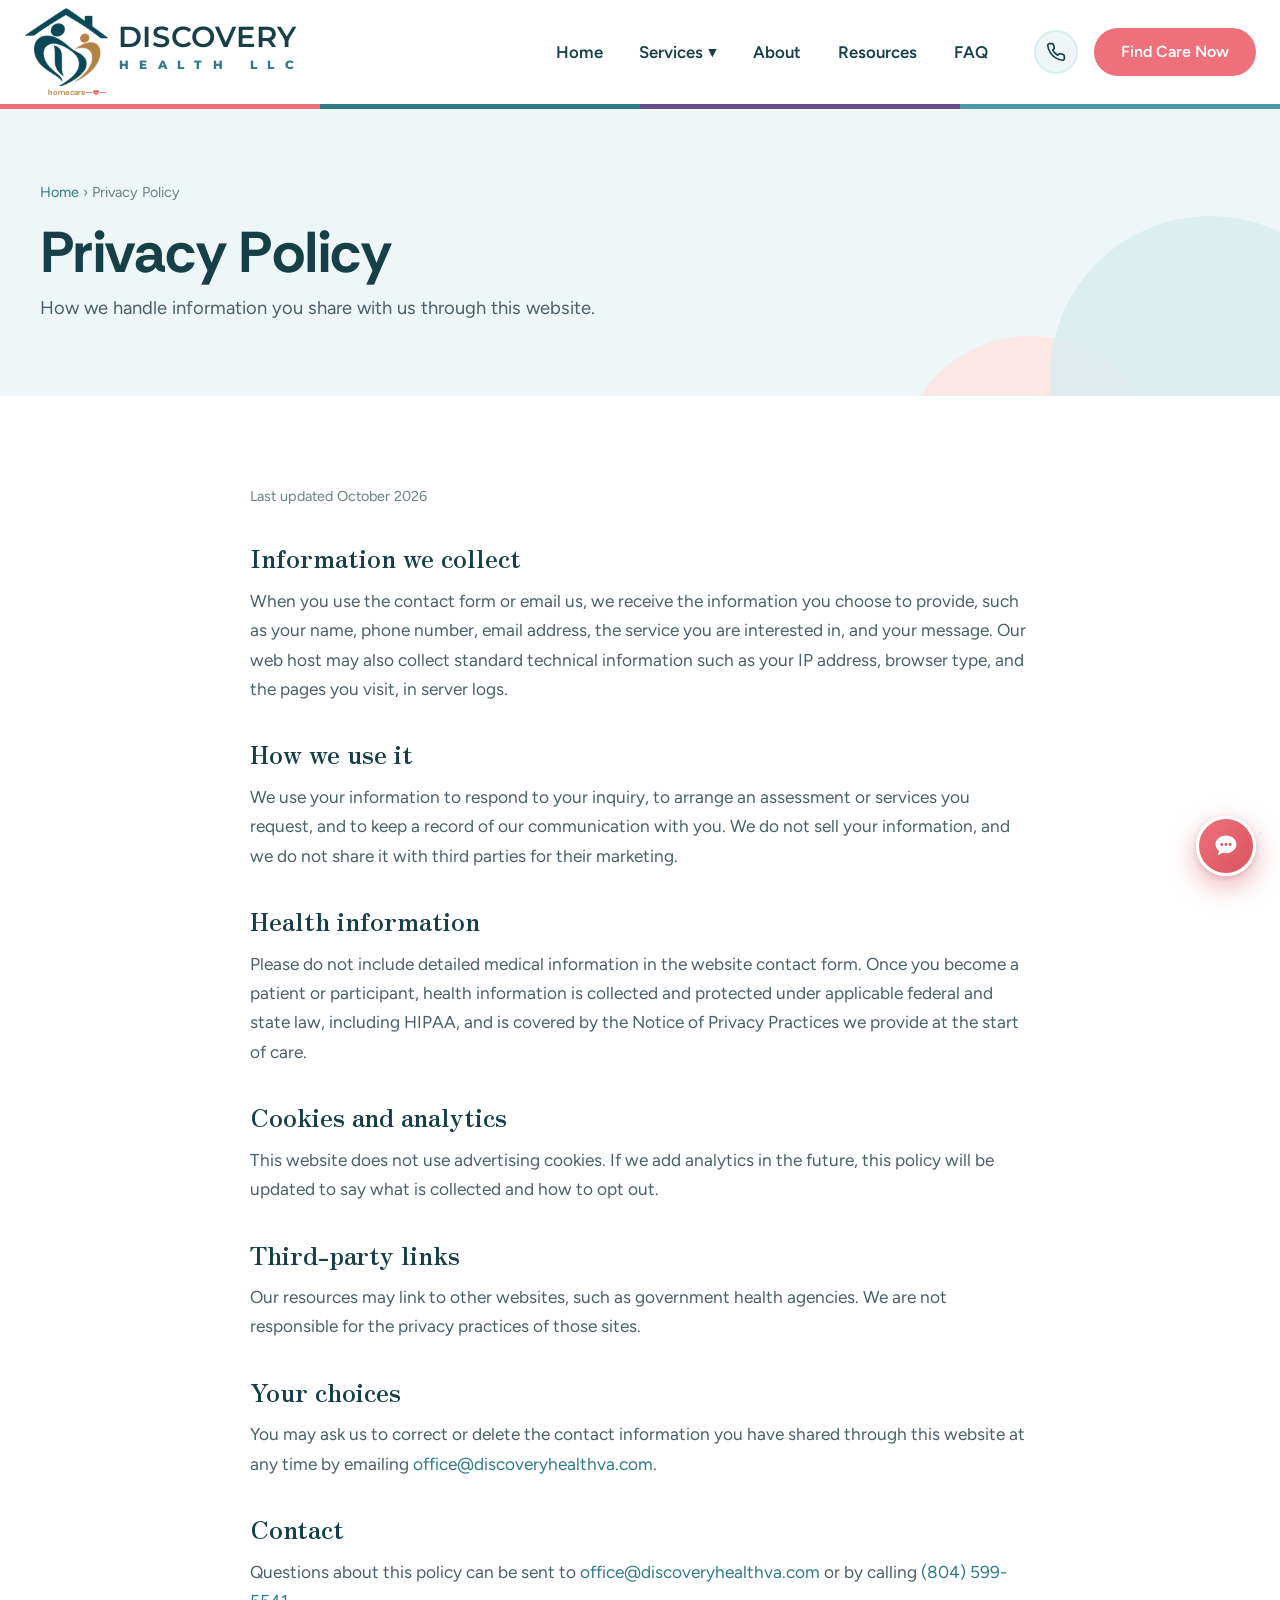
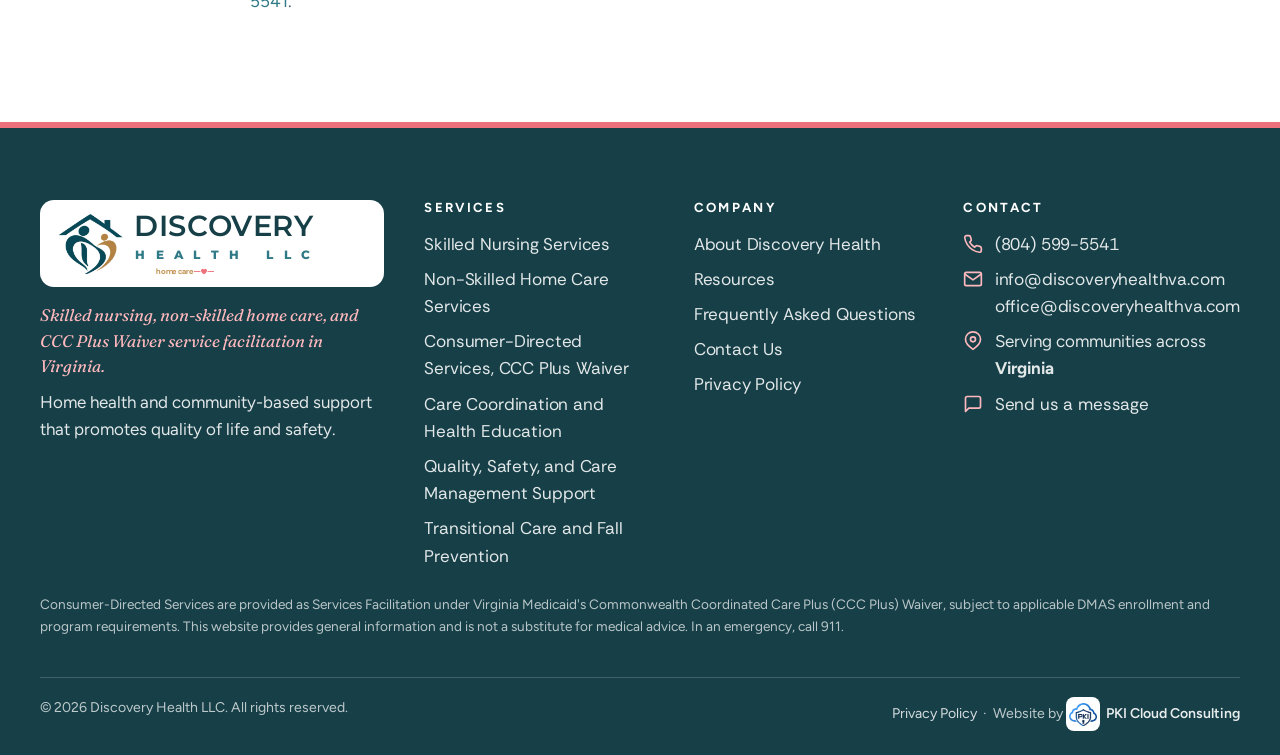
<file: privacy-policy/index.html>
<!DOCTYPE html>
<html lang="en">
<head>
<meta charset="utf-8">
<meta name="viewport" content="width=device-width, initial-scale=1, viewport-fit=cover">
<title>Privacy Policy | Discovery Health LLC</title>
<meta name="description" content="How Discovery Health LLC collects, uses, and protects information submitted through this website.">
<link rel="canonical" href="https://www.discoveryhealthva.com/privacy-policy/">
<meta property="og:type" content="website">
<meta property="og:site_name" content="Discovery Health LLC">
<meta property="og:title" content="Privacy Policy | Discovery Health LLC">
<meta property="og:description" content="How Discovery Health LLC collects, uses, and protects information submitted through this website.">
<meta property="og:url" content="https://www.discoveryhealthva.com/privacy-policy/">
<meta property="og:image" content="https://www.discoveryhealthva.com/assets/img/og-share.jpeg">
<meta name="twitter:card" content="summary_large_image">
<meta name="theme-color" content="#2f7a86">
<meta name="geo.region" content="US-VA">
<meta name="geo.placename" content="Virginia">
<meta name="ICBM" content="37.5407, -77.4360">
<link rel="icon" href="../favicon.ico" sizes="any">
<link rel="icon" type="image/png" sizes="32x32" href="../assets/img/favicon-32.png">
<link rel="icon" type="image/png" sizes="192x192" href="../assets/img/favicon-192.png">
<link rel="apple-touch-icon" href="../assets/img/apple-touch-icon.png">
<link rel="preconnect" href="https://fonts.googleapis.com"><link rel="preconnect" href="https://fonts.gstatic.com" crossorigin><link href="https://fonts.googleapis.com/css2?family=Figtree:wght@400;500;600;700;800&family=Caveat:wght@600&family=Fraunces:ital,opsz,wght@0,9..144,600;1,9..144,400;1,9..144,600&family=Rethink+Sans:wght@500;600;700&family=Nunito:wght@600;700;800;900&family=Nunito+Sans:opsz,wght@6..12,400;6..12,800&family=Syncopate:wght@700&family=Lexend+Exa:wght@700&family=Montserrat:wght@300;400;500;600;700;800&family=Crimson+Pro:wght@400;500;600&family=Zen+Antique+Soft&display=swap" rel="stylesheet">
<link rel="stylesheet" href="../assets/css/dh.css?ver=dh-91">
<link rel="stylesheet" href="../assets/chatbot/dh-chatbot.css?ver=dh-91">

</head>
<body data-page="privacy">
<a class="skip" href="#main">Skip to content</a>
<header class="site-header">
  <div class="container header-row">
    <a class="brand" href="../" aria-label="Discovery Health LLC home"><img class="brand-mark" src="../assets/img/logo-mark.png" alt="" width="240" height="220"><span class="brand-text brand-v4"><span class="brand-word2"><span class="brand-wm-text privia" aria-label="Discovery Health LLC"><span class="w1" aria-hidden="true">Discovery</span><span class="w2" aria-hidden="true"><i>H</i><i>E</i><i>A</i><i>L</i><i>T</i><i>H</i><i class="gap"></i><i>L</i><i>L</i><i>C</i></span></span></span><span class="brand-hc2"><svg class="brand-pulse brand-pulse-l" viewBox="0 0 40 16" aria-hidden="true"><path d="M0 9h12l3-6 4 11 4-8 2 3h15" fill="none" stroke="currentColor" stroke-width="1.8" stroke-linecap="round" stroke-linejoin="round"/></svg><span>home care</span><svg class="brand-pulse brand-pulse-r" viewBox="0 0 40 16" aria-hidden="true"><path d="M0 9h12" fill="none" stroke="currentColor" stroke-width="1.8" stroke-linecap="round"/><path d="M20 14.5s-6-3.6-6-7.6a3.1 3.1 0 0 1 6-1.2 3.1 3.1 0 0 1 6 1.2c0 4-6 7.6-6 7.6z" fill="currentColor"/><path d="M28 9h12" fill="none" stroke="currentColor" stroke-width="1.8" stroke-linecap="round"/></svg></span></span></a>
    <nav class="site-nav" aria-label="Primary">
      <a class="nav-link" data-nav="home" href="../">Home</a><div class="nav-item"><a class="nav-link" data-nav="services" href="../services/">Services <span class="nav-caret" aria-hidden="true">&#9660;</span></a><button class="nav-sub-toggle" type="button" aria-label="Show services" aria-expanded="false"></button><div class="nav-drop"><a class="all" href="../services/">All services</a><a href="../services/#skilled-nursing">Skilled Nursing Services</a><a href="../services/#home-care">Non-Skilled Home Care Services</a><a href="../services/#consumer-directed">Consumer-Directed Services, CCC Plus Waiver</a><a href="../services/#care-coordination">Care Coordination and Health Education</a><a href="../services/#quality-safety">Quality, Safety, and Care Management Support</a><a href="../services/#transitional-care">Transitional Care and Fall Prevention</a></div></div><a class="nav-link" data-nav="about" href="../about/">About</a><a class="nav-link" data-nav="resources" href="../resources/">Resources</a><a class="nav-link" data-nav="faq" href="../faq/">FAQ</a>
      <div class="header-ctas">
        <a class="btn btn-phone" href="../contact/" aria-label="Contact us" title="Contact us" data-nav="contact"><svg viewBox="0 0 24 24" fill="none" stroke="currentColor" stroke-width="2" stroke-linecap="round" stroke-linejoin="round" aria-hidden="true"><path d="M22 16.9v3a2 2 0 0 1-2.2 2 19.8 19.8 0 0 1-8.6-3.1 19.5 19.5 0 0 1-6-6A19.8 19.8 0 0 1 2.1 4.2 2 2 0 0 1 4.1 2h3a2 2 0 0 1 2 1.7c.1.9.4 1.8.7 2.7a2 2 0 0 1-.5 2.1L8 9.8a16 16 0 0 0 6 6l1.3-1.3a2 2 0 0 1 2.1-.4c.9.3 1.8.6 2.7.7a2 2 0 0 1 1.7 2z"/></svg><span class="label">Contact us</span></a>
        <a class="btn btn-primary" href="../contact/">Find Care Now</a>
      </div>
    </nav>
    <button class="nav-burger" type="button" aria-label="Open menu" aria-expanded="false"><span></span><span></span><span></span></button>
  </div>
</header>
<main id="main">
<section class="page-hero"><div class="container"><p class="crumbs"><a href="../">Home</a> &rsaquo; Privacy Policy</p><h1>Privacy Policy</h1><p class="lede">How we handle information you share with us through this website.</p></div></section>
<section class="section"><div class="container"><div class="article prose">
<p class="article-meta">Last updated October 2026</p>
<h2>Information we collect</h2>
<p>When you use the contact form or email us, we receive the information you choose to provide, such as your name, phone number, email address, the service you are interested in, and your message. Our web host may also collect standard technical information such as your IP address, browser type, and the pages you visit, in server logs.</p>
<h2>How we use it</h2>
<p>We use your information to respond to your inquiry, to arrange an assessment or services you request, and to keep a record of our communication with you. We do not sell your information, and we do not share it with third parties for their marketing.</p>
<h2>Health information</h2>
<p>Please do not include detailed medical information in the website contact form. Once you become a patient or participant, health information is collected and protected under applicable federal and state law, including HIPAA, and is covered by the Notice of Privacy Practices we provide at the start of care.</p>
<h2>Cookies and analytics</h2>
<p>This website does not use advertising cookies. If we add analytics in the future, this policy will be updated to say what is collected and how to opt out.</p>
<h2>Third-party links</h2>
<p>Our resources may link to other websites, such as government health agencies. We are not responsible for the privacy practices of those sites.</p>
<h2>Your choices</h2>
<p>You may ask us to correct or delete the contact information you have shared through this website at any time by emailing <a href="mailto:office@discoveryhealthva.com">office@discoveryhealthva.com</a>.</p>
<h2>Contact</h2>
<p>Questions about this policy can be sent to <a href="mailto:office@discoveryhealthva.com">office@discoveryhealthva.com</a> or by calling <a href="tel:+18045995541">(804) 599-5541</a>.</p>
</div></div></section>
</main>
<footer class="site-footer">
  <div class="container">
    <div class="footer-grid">
      <div class="footer-brand">
        <div class="logo-card brand"><img class="brand-mark" src="../assets/img/logo-mark.png" alt="" width="240" height="220"><span class="brand-text brand-v4"><span class="brand-word2"><span class="brand-wm-text privia" aria-label="Discovery Health LLC"><span class="w1" aria-hidden="true">Discovery</span><span class="w2" aria-hidden="true"><i>H</i><i>E</i><i>A</i><i>L</i><i>T</i><i>H</i><i class="gap"></i><i>L</i><i>L</i><i>C</i></span></span></span><span class="brand-hc2"><svg class="brand-pulse brand-pulse-l" viewBox="0 0 40 16" aria-hidden="true"><path d="M0 9h12l3-6 4 11 4-8 2 3h15" fill="none" stroke="currentColor" stroke-width="1.8" stroke-linecap="round" stroke-linejoin="round"/></svg><span>home care</span><svg class="brand-pulse brand-pulse-r" viewBox="0 0 40 16" aria-hidden="true"><path d="M0 9h12" fill="none" stroke="currentColor" stroke-width="1.8" stroke-linecap="round"/><path d="M20 14.5s-6-3.6-6-7.6a3.1 3.1 0 0 1 6-1.2 3.1 3.1 0 0 1 6 1.2c0 4-6 7.6-6 7.6z" fill="currentColor"/><path d="M28 9h12" fill="none" stroke="currentColor" stroke-width="1.8" stroke-linecap="round"/></svg></span></span></div>
        <p class="footer-services">Skilled nursing, non-skilled home care, and CCC Plus Waiver service facilitation in Virginia.</p>
        <p>Home health and community-based support that promotes quality of life and safety.</p>
      </div>
      <div>
        <h4>Services</h4>
        <ul><li><a href="../services/#skilled-nursing">Skilled Nursing Services</a></li><li><a href="../services/#home-care">Non-Skilled Home Care Services</a></li><li><a href="../services/#consumer-directed">Consumer-Directed Services, CCC Plus Waiver</a></li><li><a href="../services/#care-coordination">Care Coordination and Health Education</a></li><li><a href="../services/#quality-safety">Quality, Safety, and Care Management Support</a></li><li><a href="../services/#transitional-care">Transitional Care and Fall Prevention</a></li></ul>
      </div>
      <div>
        <h4>Company</h4>
        <ul>
          <li><a href="../about/">About Discovery Health</a></li>
          <li><a href="../resources/">Resources</a></li>
          <li><a href="../faq/">Frequently Asked Questions</a></li>
          <li><a href="../contact/">Contact Us</a></li>
          <li><a href="../privacy-policy/">Privacy Policy</a></li>
        </ul>
      </div>
      <div>
        <h4>Contact</h4>
        <ul class="footer-contact">
          <li><svg viewBox="0 0 24 24" fill="none" stroke="currentColor" stroke-width="2" stroke-linecap="round" stroke-linejoin="round" aria-hidden="true"><path d="M22 16.9v3a2 2 0 0 1-2.2 2 19.8 19.8 0 0 1-8.6-3.1 19.5 19.5 0 0 1-6-6A19.8 19.8 0 0 1 2.1 4.2 2 2 0 0 1 4.1 2h3a2 2 0 0 1 2 1.7c.1.9.4 1.8.7 2.7a2 2 0 0 1-.5 2.1L8 9.8a16 16 0 0 0 6 6l1.3-1.3a2 2 0 0 1 2.1-.4c.9.3 1.8.6 2.7.7a2 2 0 0 1 1.7 2z"/></svg><a href="tel:+18045995541">(804) 599-5541</a></li>
          <li><svg viewBox="0 0 24 24" fill="none" stroke="currentColor" stroke-width="2" stroke-linecap="round" stroke-linejoin="round" aria-hidden="true"><rect x="2" y="4" width="20" height="16" rx="2"/><path d="m22 6-10 7L2 6"/></svg><span><a href="mailto:info@discoveryhealthva.com">info@discoveryhealthva.com</a><br><a href="mailto:office@discoveryhealthva.com">office@discoveryhealthva.com</a></span></li>
          <li><svg viewBox="0 0 24 24" fill="none" stroke="currentColor" stroke-width="2" stroke-linecap="round" stroke-linejoin="round" aria-hidden="true"><path d="M21 10c0 6-9 12-9 12s-9-6-9-12a9 9 0 0 1 18 0z"/><circle cx="12" cy="10" r="3"/></svg><span>Serving communities across <strong>Virginia</strong></span></li>
          <li><svg viewBox="0 0 24 24" fill="none" stroke="currentColor" stroke-width="2" stroke-linecap="round" stroke-linejoin="round" aria-hidden="true"><path d="M21 15a2 2 0 0 1-2 2H7l-4 4V5a2 2 0 0 1 2-2h14a2 2 0 0 1 2 2z"/></svg><a href="../contact/">Send us a message</a></li>
        </ul>
      </div>
    </div>
    <p class="footer-disclaimer">Consumer-Directed Services are provided as Services Facilitation under Virginia Medicaid's Commonwealth Coordinated Care Plus (CCC Plus) Waiver, subject to applicable DMAS enrollment and program requirements. This website provides general information and is not a substitute for medical advice. In an emergency, call 911.</p>
    <div class="footer-bottom">
      <span>&copy; 2026 Discovery Health LLC. All rights reserved.</span>
      <span><a href="../privacy-policy/">Privacy Policy</a> &nbsp;&middot;&nbsp; Website by <a class="pki-link" href="https://pkicloudconsulting.com" target="_blank" rel="noopener"><img src="../assets/img/pki-mark.png" alt="" width="20" height="20">PKI Cloud Consulting</a></span>
    </div>
  </div>
</footer>
<script src="../assets/js/dh.js?ver=dh-91"></script>
<script src="../assets/chatbot/dh-chatbot.js?ver=dh-91" defer></script>
</body>
</html>
</file>
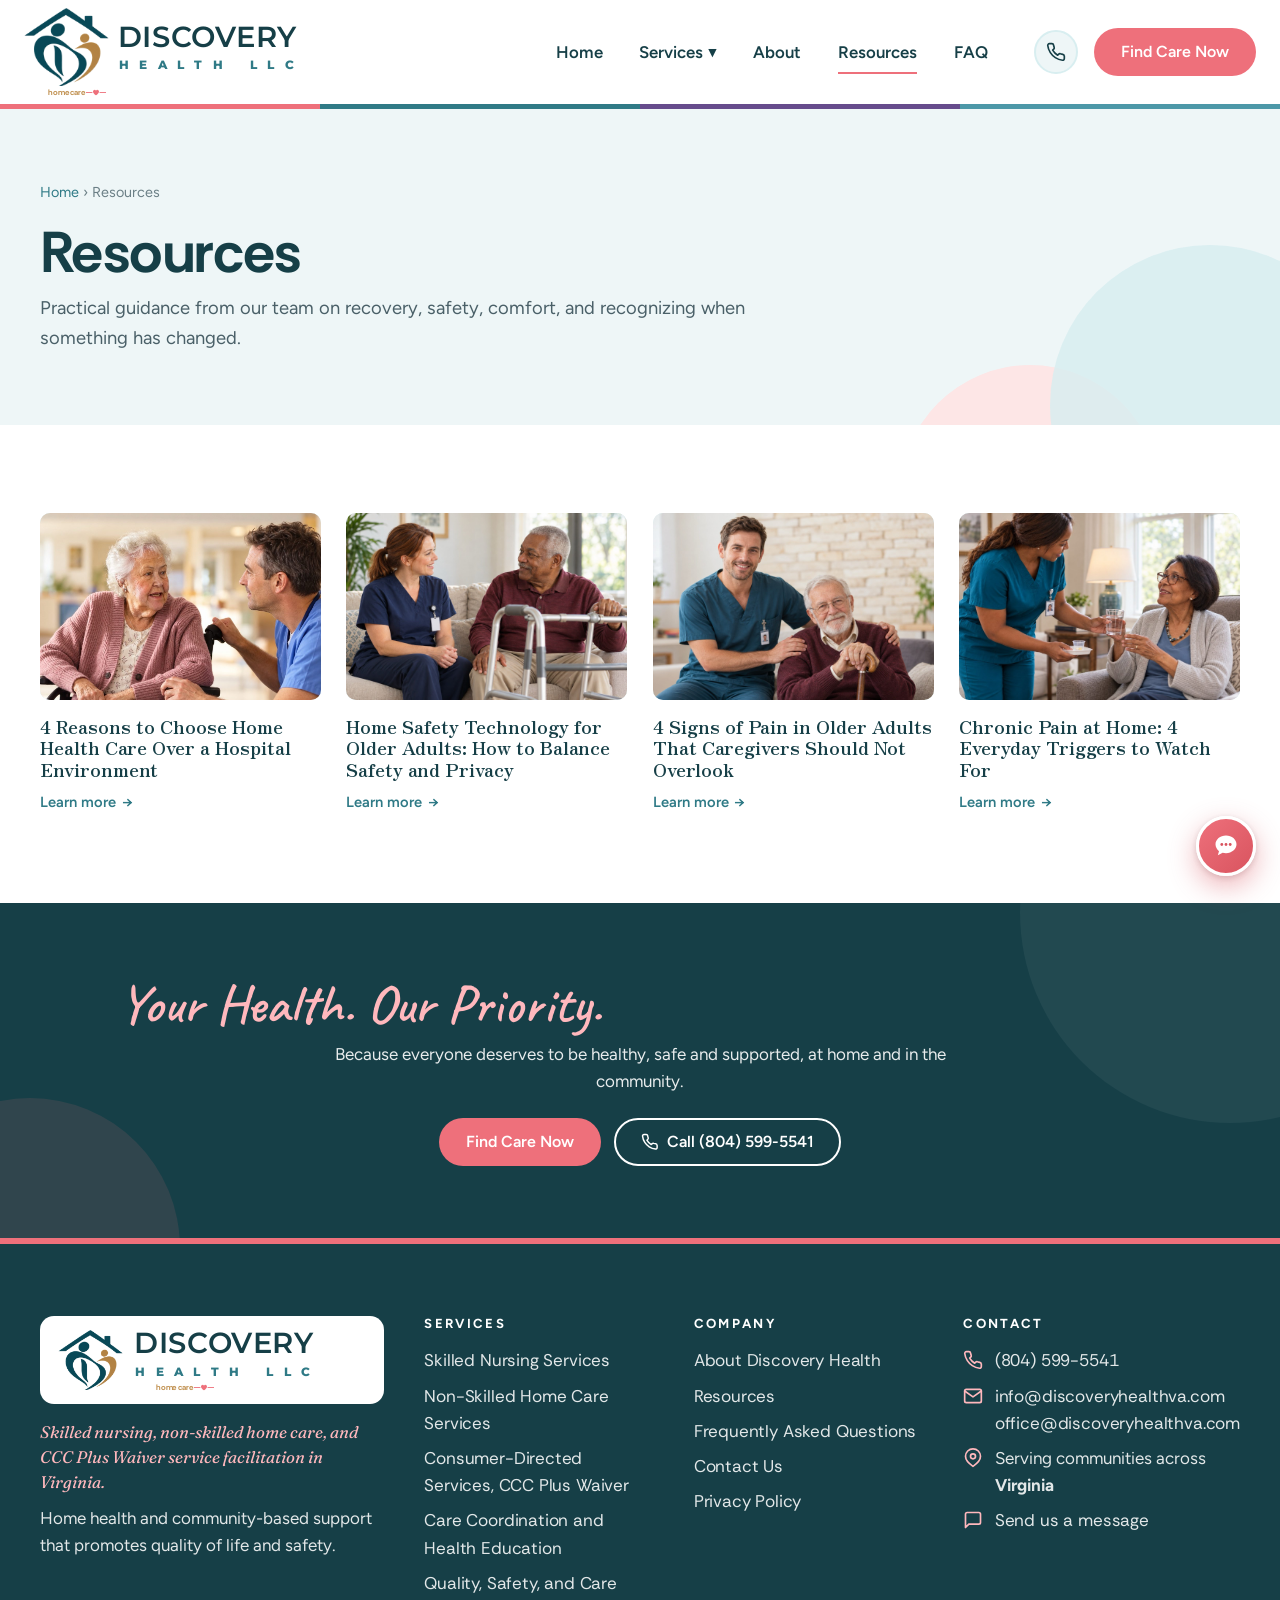
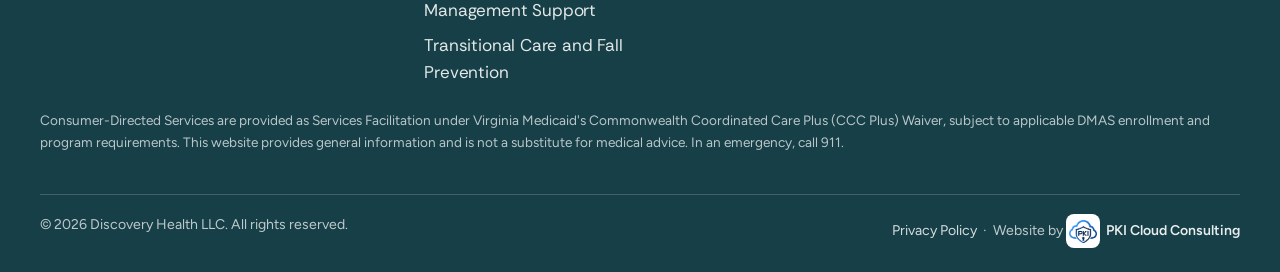
<file: resources/index.html>
<!DOCTYPE html>
<html lang="en">
<head>
<meta charset="utf-8">
<meta name="viewport" content="width=device-width, initial-scale=1, viewport-fit=cover">
<title>Resources | Discovery Health LLC</title>
<meta name="description" content="Practical guidance for families caring at home: recovering at home versus the hospital, home safety technology, recognizing pain, and easing chronic pain.">
<link rel="canonical" href="https://www.discoveryhealthva.com/resources/">
<meta property="og:type" content="website">
<meta property="og:site_name" content="Discovery Health LLC">
<meta property="og:title" content="Resources | Discovery Health LLC">
<meta property="og:description" content="Practical guidance for families caring at home: recovering at home versus the hospital, home safety technology, recognizing pain, and easing chronic pain.">
<meta property="og:url" content="https://www.discoveryhealthva.com/resources/">
<meta property="og:image" content="https://www.discoveryhealthva.com/assets/img/og-share.jpeg">
<meta name="twitter:card" content="summary_large_image">
<meta name="theme-color" content="#2f7a86">
<meta name="geo.region" content="US-VA">
<meta name="geo.placename" content="Virginia">
<meta name="ICBM" content="37.5407, -77.4360">
<link rel="icon" href="../favicon.ico" sizes="any">
<link rel="icon" type="image/png" sizes="32x32" href="../assets/img/favicon-32.png">
<link rel="icon" type="image/png" sizes="192x192" href="../assets/img/favicon-192.png">
<link rel="apple-touch-icon" href="../assets/img/apple-touch-icon.png">
<link rel="preconnect" href="https://fonts.googleapis.com"><link rel="preconnect" href="https://fonts.gstatic.com" crossorigin><link href="https://fonts.googleapis.com/css2?family=Figtree:wght@400;500;600;700;800&family=Caveat:wght@600&family=Fraunces:ital,opsz,wght@0,9..144,600;1,9..144,400;1,9..144,600&family=Rethink+Sans:wght@500;600;700&family=Nunito:wght@600;700;800;900&family=Nunito+Sans:opsz,wght@6..12,400;6..12,800&family=Syncopate:wght@700&family=Lexend+Exa:wght@700&family=Montserrat:wght@300;400;500;600;700;800&family=Crimson+Pro:wght@400;500;600&family=Zen+Antique+Soft&display=swap" rel="stylesheet">
<link rel="stylesheet" href="../assets/css/dh.css?ver=dh-91">
<link rel="stylesheet" href="../assets/chatbot/dh-chatbot.css?ver=dh-91">

</head>
<body data-page="resources">
<a class="skip" href="#main">Skip to content</a>
<header class="site-header">
  <div class="container header-row">
    <a class="brand" href="../" aria-label="Discovery Health LLC home"><img class="brand-mark" src="../assets/img/logo-mark.png" alt="" width="240" height="220"><span class="brand-text brand-v4"><span class="brand-word2"><span class="brand-wm-text privia" aria-label="Discovery Health LLC"><span class="w1" aria-hidden="true">Discovery</span><span class="w2" aria-hidden="true"><i>H</i><i>E</i><i>A</i><i>L</i><i>T</i><i>H</i><i class="gap"></i><i>L</i><i>L</i><i>C</i></span></span></span><span class="brand-hc2"><svg class="brand-pulse brand-pulse-l" viewBox="0 0 40 16" aria-hidden="true"><path d="M0 9h12l3-6 4 11 4-8 2 3h15" fill="none" stroke="currentColor" stroke-width="1.8" stroke-linecap="round" stroke-linejoin="round"/></svg><span>home care</span><svg class="brand-pulse brand-pulse-r" viewBox="0 0 40 16" aria-hidden="true"><path d="M0 9h12" fill="none" stroke="currentColor" stroke-width="1.8" stroke-linecap="round"/><path d="M20 14.5s-6-3.6-6-7.6a3.1 3.1 0 0 1 6-1.2 3.1 3.1 0 0 1 6 1.2c0 4-6 7.6-6 7.6z" fill="currentColor"/><path d="M28 9h12" fill="none" stroke="currentColor" stroke-width="1.8" stroke-linecap="round"/></svg></span></span></a>
    <nav class="site-nav" aria-label="Primary">
      <a class="nav-link" data-nav="home" href="../">Home</a><div class="nav-item"><a class="nav-link" data-nav="services" href="../services/">Services <span class="nav-caret" aria-hidden="true">&#9660;</span></a><button class="nav-sub-toggle" type="button" aria-label="Show services" aria-expanded="false"></button><div class="nav-drop"><a class="all" href="../services/">All services</a><a href="../services/#skilled-nursing">Skilled Nursing Services</a><a href="../services/#home-care">Non-Skilled Home Care Services</a><a href="../services/#consumer-directed">Consumer-Directed Services, CCC Plus Waiver</a><a href="../services/#care-coordination">Care Coordination and Health Education</a><a href="../services/#quality-safety">Quality, Safety, and Care Management Support</a><a href="../services/#transitional-care">Transitional Care and Fall Prevention</a></div></div><a class="nav-link" data-nav="about" href="../about/">About</a><a class="nav-link" data-nav="resources" href="../resources/">Resources</a><a class="nav-link" data-nav="faq" href="../faq/">FAQ</a>
      <div class="header-ctas">
        <a class="btn btn-phone" href="../contact/" aria-label="Contact us" title="Contact us" data-nav="contact"><svg viewBox="0 0 24 24" fill="none" stroke="currentColor" stroke-width="2" stroke-linecap="round" stroke-linejoin="round" aria-hidden="true"><path d="M22 16.9v3a2 2 0 0 1-2.2 2 19.8 19.8 0 0 1-8.6-3.1 19.5 19.5 0 0 1-6-6A19.8 19.8 0 0 1 2.1 4.2 2 2 0 0 1 4.1 2h3a2 2 0 0 1 2 1.7c.1.9.4 1.8.7 2.7a2 2 0 0 1-.5 2.1L8 9.8a16 16 0 0 0 6 6l1.3-1.3a2 2 0 0 1 2.1-.4c.9.3 1.8.6 2.7.7a2 2 0 0 1 1.7 2z"/></svg><span class="label">Contact us</span></a>
        <a class="btn btn-primary" href="../contact/">Find Care Now</a>
      </div>
    </nav>
    <button class="nav-burger" type="button" aria-label="Open menu" aria-expanded="false"><span></span><span></span><span></span></button>
  </div>
</header>
<main id="main">
<section class="page-hero"><div class="container"><p class="crumbs"><a href="../">Home</a> &rsaquo; Resources</p><h1>Resources</h1><p class="lede">Practical guidance from our team on recovery, safety, comfort, and recognizing when something has changed.</p></div></section>
<section class="section">
  <div class="container">
    <div class="res-grid"><a class="res-card reveal" href="../resources/4-reasons-to-choose-home-health-care/">
  <span class="res-photo"><img src="../assets/img/care-wheelchair-1.jpeg" alt="" style="object-position:center 30%" loading="lazy" decoding="async"></span>
  <h3>4 Reasons to Choose Home Health Care Over a Hospital Environment</h3>
  <p>After a hospital stay or surgery, many families assume a facility is the safest place to recover. For many people, home is the better choice. Here is why.</p>
  <span class="link-more">Learn more</span>
</a>
<a class="res-card reveal" href="../resources/home-safety-technology-safety-and-privacy/">
  <span class="res-photo"><img src="../assets/img/care-walker-sofa-1.jpeg" alt="" style="object-position:center 35%" loading="lazy" decoding="async"></span>
  <h3>Home Safety Technology for Older Adults: How to Balance Safety and Privacy</h3>
  <p>Cameras, sensors, and alert devices can bring peace of mind, but every tool costs some privacy. A practical way to choose the right amount of monitoring.</p>
  <span class="link-more">Learn more</span>
</a>
<a class="res-card reveal" href="../resources/4-signs-of-pain-in-older-adults/">
  <span class="res-photo"><img src="../assets/img/care-cane-brick-1.jpeg" alt="" style="object-position:center 30%" loading="lazy" decoding="async"></span>
  <h3>4 Signs of Pain in Older Adults That Caregivers Should Not Overlook</h3>
  <p>Not everyone who hurts says so. Changes in mood, movement, routine, and expression can be the only clues that an older adult is in pain.</p>
  <span class="link-more">Learn more</span>
</a>
<a class="res-card reveal" href="../resources/chronic-pain-at-home-4-everyday-triggers/">
  <span class="res-photo"><img src="../assets/img/care-water-glass-1.jpeg" alt="" style="object-position:center 35%" loading="lazy" decoding="async"></span>
  <h3>Chronic Pain at Home: 4 Everyday Triggers to Watch For</h3>
  <p>Medication and medical care matter, but so do the chair, the room temperature, the night's sleep, and the hundred small reaches of an ordinary day.</p>
  <span class="link-more">Learn more</span>
</a></div>
  </div>
</section>
<section class="cta-band">
  <div class="container">
    <p class="script">Your Health. Our Priority.</p>
    <p>Because everyone deserves to be healthy, safe and supported, at home and in the community.</p>
    <div class="btn-row">
      <a class="btn btn-primary" href="../contact/">Find Care Now</a>
      <a class="btn btn-ghost" href="tel:+18045995541"><svg viewBox="0 0 24 24" fill="none" stroke="currentColor" stroke-width="2" stroke-linecap="round" stroke-linejoin="round" aria-hidden="true"><path d="M22 16.9v3a2 2 0 0 1-2.2 2 19.8 19.8 0 0 1-8.6-3.1 19.5 19.5 0 0 1-6-6A19.8 19.8 0 0 1 2.1 4.2 2 2 0 0 1 4.1 2h3a2 2 0 0 1 2 1.7c.1.9.4 1.8.7 2.7a2 2 0 0 1-.5 2.1L8 9.8a16 16 0 0 0 6 6l1.3-1.3a2 2 0 0 1 2.1-.4c.9.3 1.8.6 2.7.7a2 2 0 0 1 1.7 2z"/></svg> Call (804) 599-5541</a>
    </div>
  </div>
</section>
</main>
<footer class="site-footer">
  <div class="container">
    <div class="footer-grid">
      <div class="footer-brand">
        <div class="logo-card brand"><img class="brand-mark" src="../assets/img/logo-mark.png" alt="" width="240" height="220"><span class="brand-text brand-v4"><span class="brand-word2"><span class="brand-wm-text privia" aria-label="Discovery Health LLC"><span class="w1" aria-hidden="true">Discovery</span><span class="w2" aria-hidden="true"><i>H</i><i>E</i><i>A</i><i>L</i><i>T</i><i>H</i><i class="gap"></i><i>L</i><i>L</i><i>C</i></span></span></span><span class="brand-hc2"><svg class="brand-pulse brand-pulse-l" viewBox="0 0 40 16" aria-hidden="true"><path d="M0 9h12l3-6 4 11 4-8 2 3h15" fill="none" stroke="currentColor" stroke-width="1.8" stroke-linecap="round" stroke-linejoin="round"/></svg><span>home care</span><svg class="brand-pulse brand-pulse-r" viewBox="0 0 40 16" aria-hidden="true"><path d="M0 9h12" fill="none" stroke="currentColor" stroke-width="1.8" stroke-linecap="round"/><path d="M20 14.5s-6-3.6-6-7.6a3.1 3.1 0 0 1 6-1.2 3.1 3.1 0 0 1 6 1.2c0 4-6 7.6-6 7.6z" fill="currentColor"/><path d="M28 9h12" fill="none" stroke="currentColor" stroke-width="1.8" stroke-linecap="round"/></svg></span></span></div>
        <p class="footer-services">Skilled nursing, non-skilled home care, and CCC Plus Waiver service facilitation in Virginia.</p>
        <p>Home health and community-based support that promotes quality of life and safety.</p>
      </div>
      <div>
        <h4>Services</h4>
        <ul><li><a href="../services/#skilled-nursing">Skilled Nursing Services</a></li><li><a href="../services/#home-care">Non-Skilled Home Care Services</a></li><li><a href="../services/#consumer-directed">Consumer-Directed Services, CCC Plus Waiver</a></li><li><a href="../services/#care-coordination">Care Coordination and Health Education</a></li><li><a href="../services/#quality-safety">Quality, Safety, and Care Management Support</a></li><li><a href="../services/#transitional-care">Transitional Care and Fall Prevention</a></li></ul>
      </div>
      <div>
        <h4>Company</h4>
        <ul>
          <li><a href="../about/">About Discovery Health</a></li>
          <li><a href="../resources/">Resources</a></li>
          <li><a href="../faq/">Frequently Asked Questions</a></li>
          <li><a href="../contact/">Contact Us</a></li>
          <li><a href="../privacy-policy/">Privacy Policy</a></li>
        </ul>
      </div>
      <div>
        <h4>Contact</h4>
        <ul class="footer-contact">
          <li><svg viewBox="0 0 24 24" fill="none" stroke="currentColor" stroke-width="2" stroke-linecap="round" stroke-linejoin="round" aria-hidden="true"><path d="M22 16.9v3a2 2 0 0 1-2.2 2 19.8 19.8 0 0 1-8.6-3.1 19.5 19.5 0 0 1-6-6A19.8 19.8 0 0 1 2.1 4.2 2 2 0 0 1 4.1 2h3a2 2 0 0 1 2 1.7c.1.9.4 1.8.7 2.7a2 2 0 0 1-.5 2.1L8 9.8a16 16 0 0 0 6 6l1.3-1.3a2 2 0 0 1 2.1-.4c.9.3 1.8.6 2.7.7a2 2 0 0 1 1.7 2z"/></svg><a href="tel:+18045995541">(804) 599-5541</a></li>
          <li><svg viewBox="0 0 24 24" fill="none" stroke="currentColor" stroke-width="2" stroke-linecap="round" stroke-linejoin="round" aria-hidden="true"><rect x="2" y="4" width="20" height="16" rx="2"/><path d="m22 6-10 7L2 6"/></svg><span><a href="mailto:info@discoveryhealthva.com">info@discoveryhealthva.com</a><br><a href="mailto:office@discoveryhealthva.com">office@discoveryhealthva.com</a></span></li>
          <li><svg viewBox="0 0 24 24" fill="none" stroke="currentColor" stroke-width="2" stroke-linecap="round" stroke-linejoin="round" aria-hidden="true"><path d="M21 10c0 6-9 12-9 12s-9-6-9-12a9 9 0 0 1 18 0z"/><circle cx="12" cy="10" r="3"/></svg><span>Serving communities across <strong>Virginia</strong></span></li>
          <li><svg viewBox="0 0 24 24" fill="none" stroke="currentColor" stroke-width="2" stroke-linecap="round" stroke-linejoin="round" aria-hidden="true"><path d="M21 15a2 2 0 0 1-2 2H7l-4 4V5a2 2 0 0 1 2-2h14a2 2 0 0 1 2 2z"/></svg><a href="../contact/">Send us a message</a></li>
        </ul>
      </div>
    </div>
    <p class="footer-disclaimer">Consumer-Directed Services are provided as Services Facilitation under Virginia Medicaid's Commonwealth Coordinated Care Plus (CCC Plus) Waiver, subject to applicable DMAS enrollment and program requirements. This website provides general information and is not a substitute for medical advice. In an emergency, call 911.</p>
    <div class="footer-bottom">
      <span>&copy; 2026 Discovery Health LLC. All rights reserved.</span>
      <span><a href="../privacy-policy/">Privacy Policy</a> &nbsp;&middot;&nbsp; Website by <a class="pki-link" href="https://pkicloudconsulting.com" target="_blank" rel="noopener"><img src="../assets/img/pki-mark.png" alt="" width="20" height="20">PKI Cloud Consulting</a></span>
    </div>
  </div>
</footer>
<script src="../assets/js/dh.js?ver=dh-91"></script>
<script src="../assets/chatbot/dh-chatbot.js?ver=dh-91" defer></script>
</body>
</html>
</file>
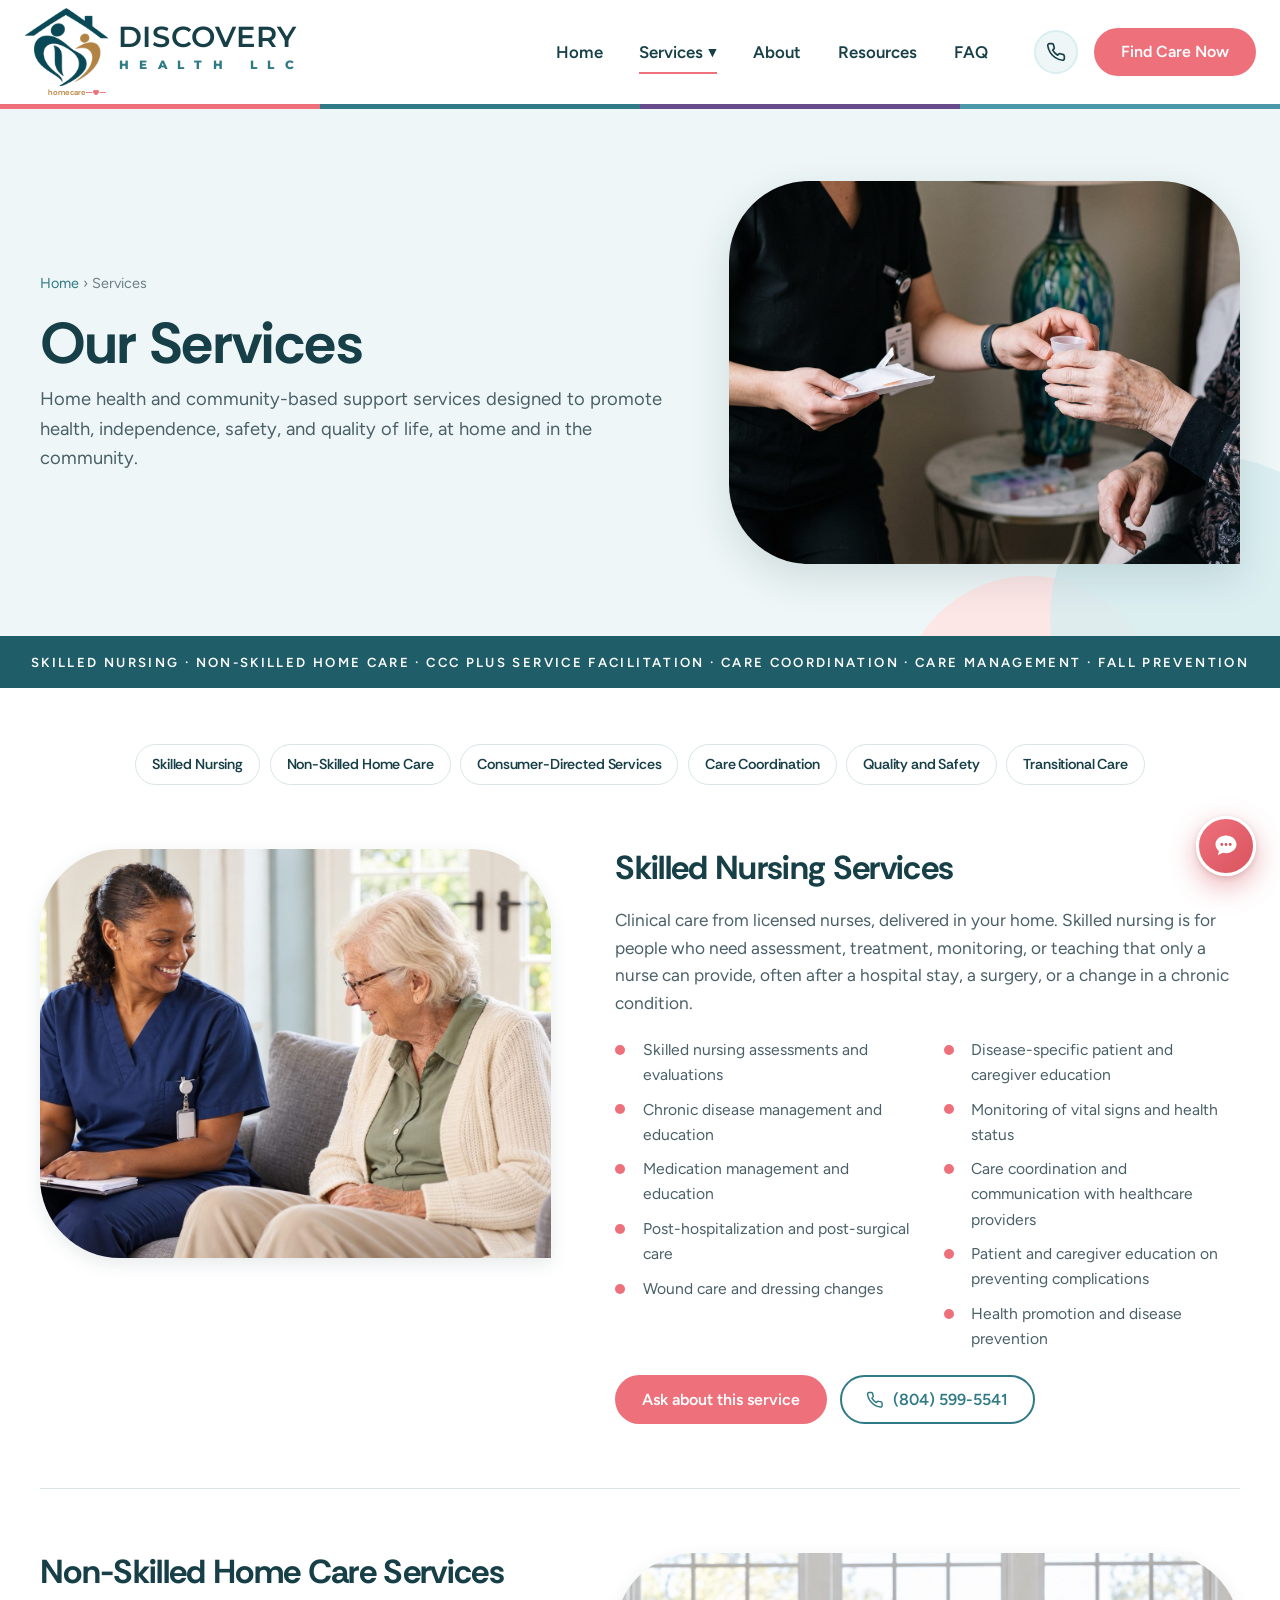
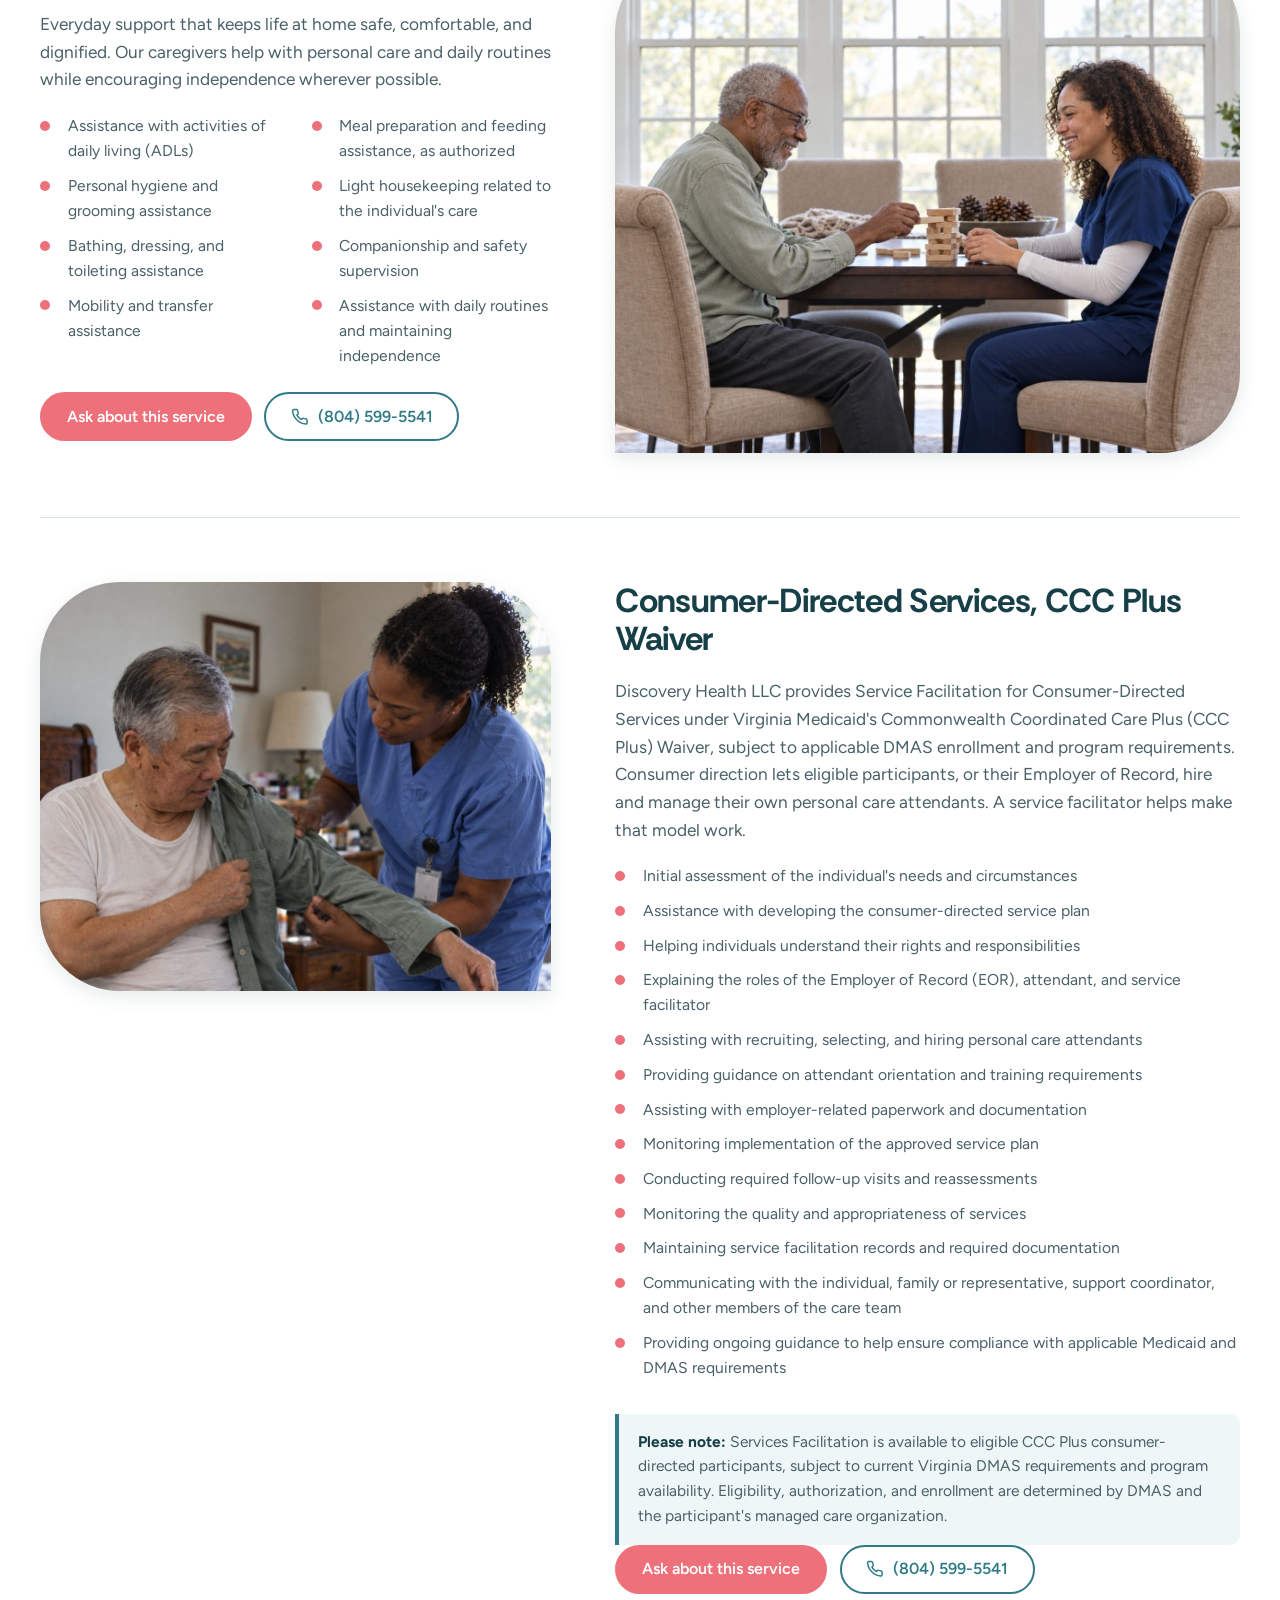
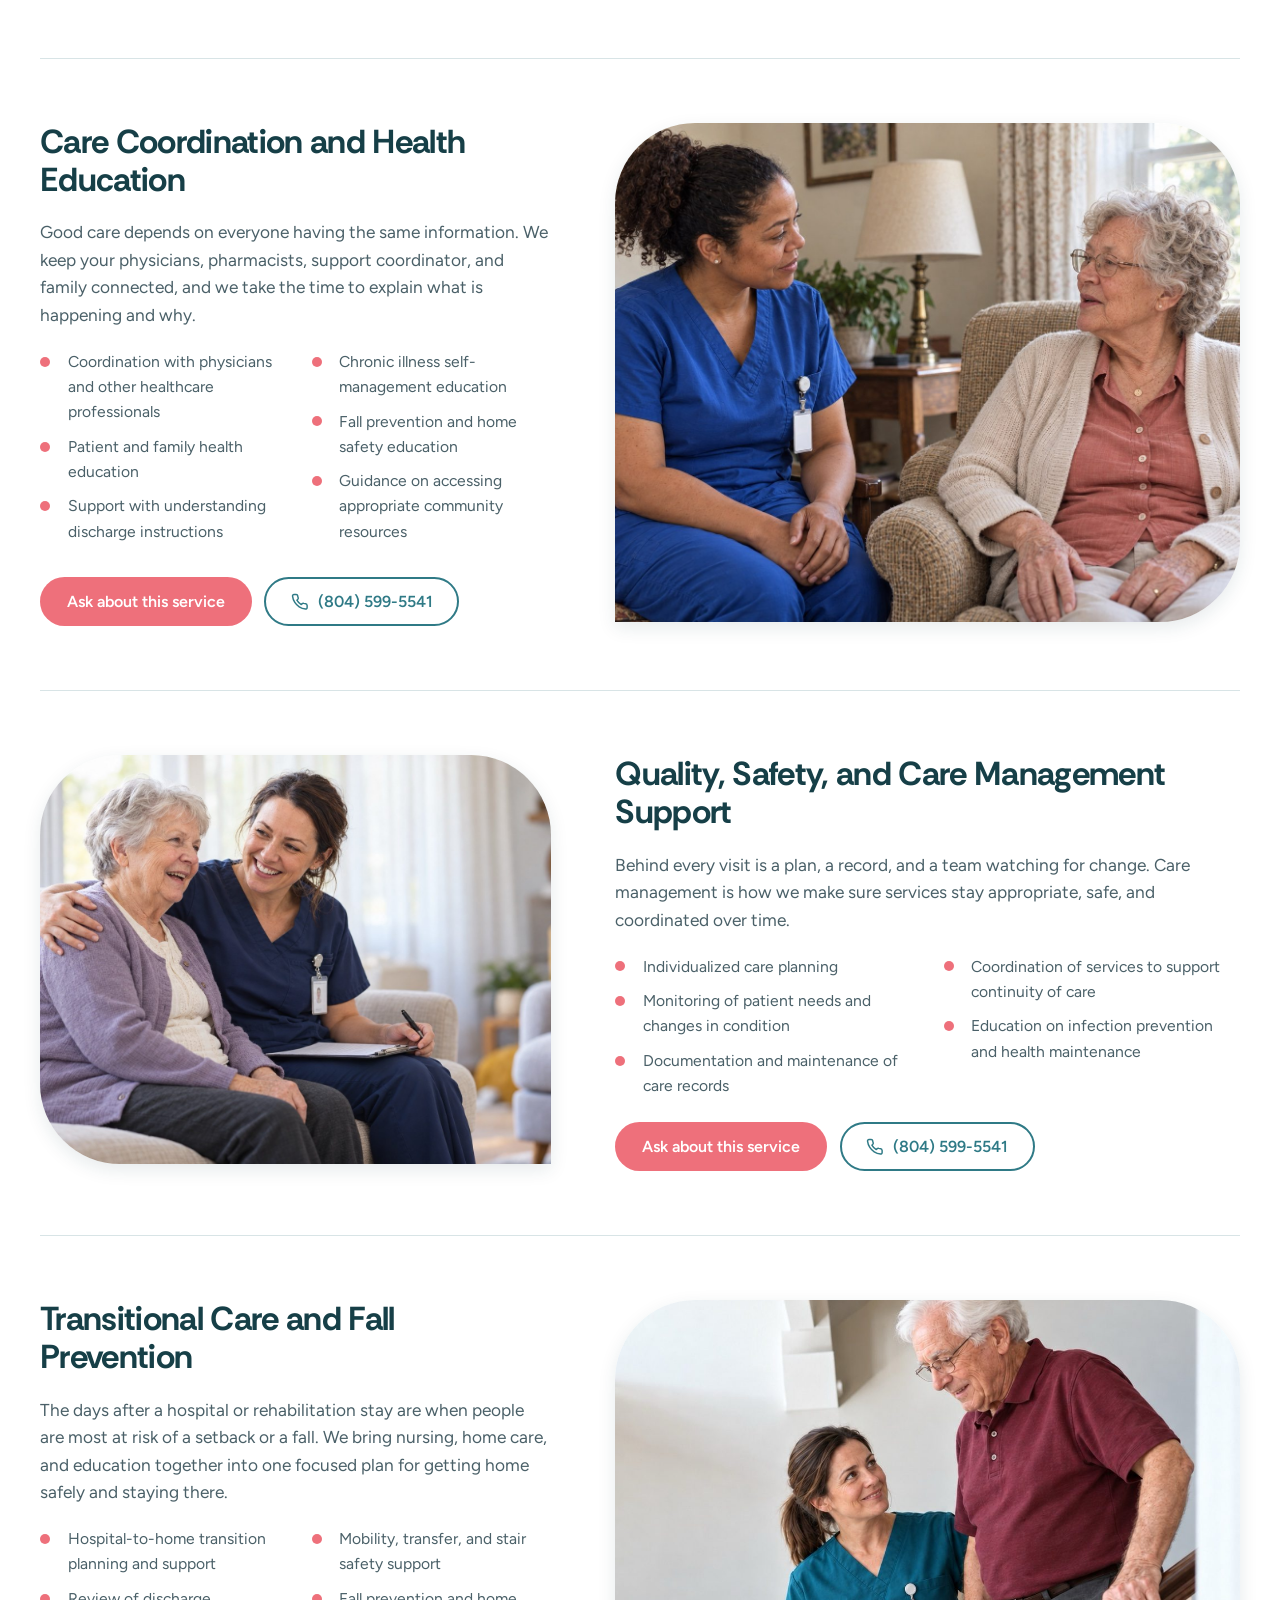
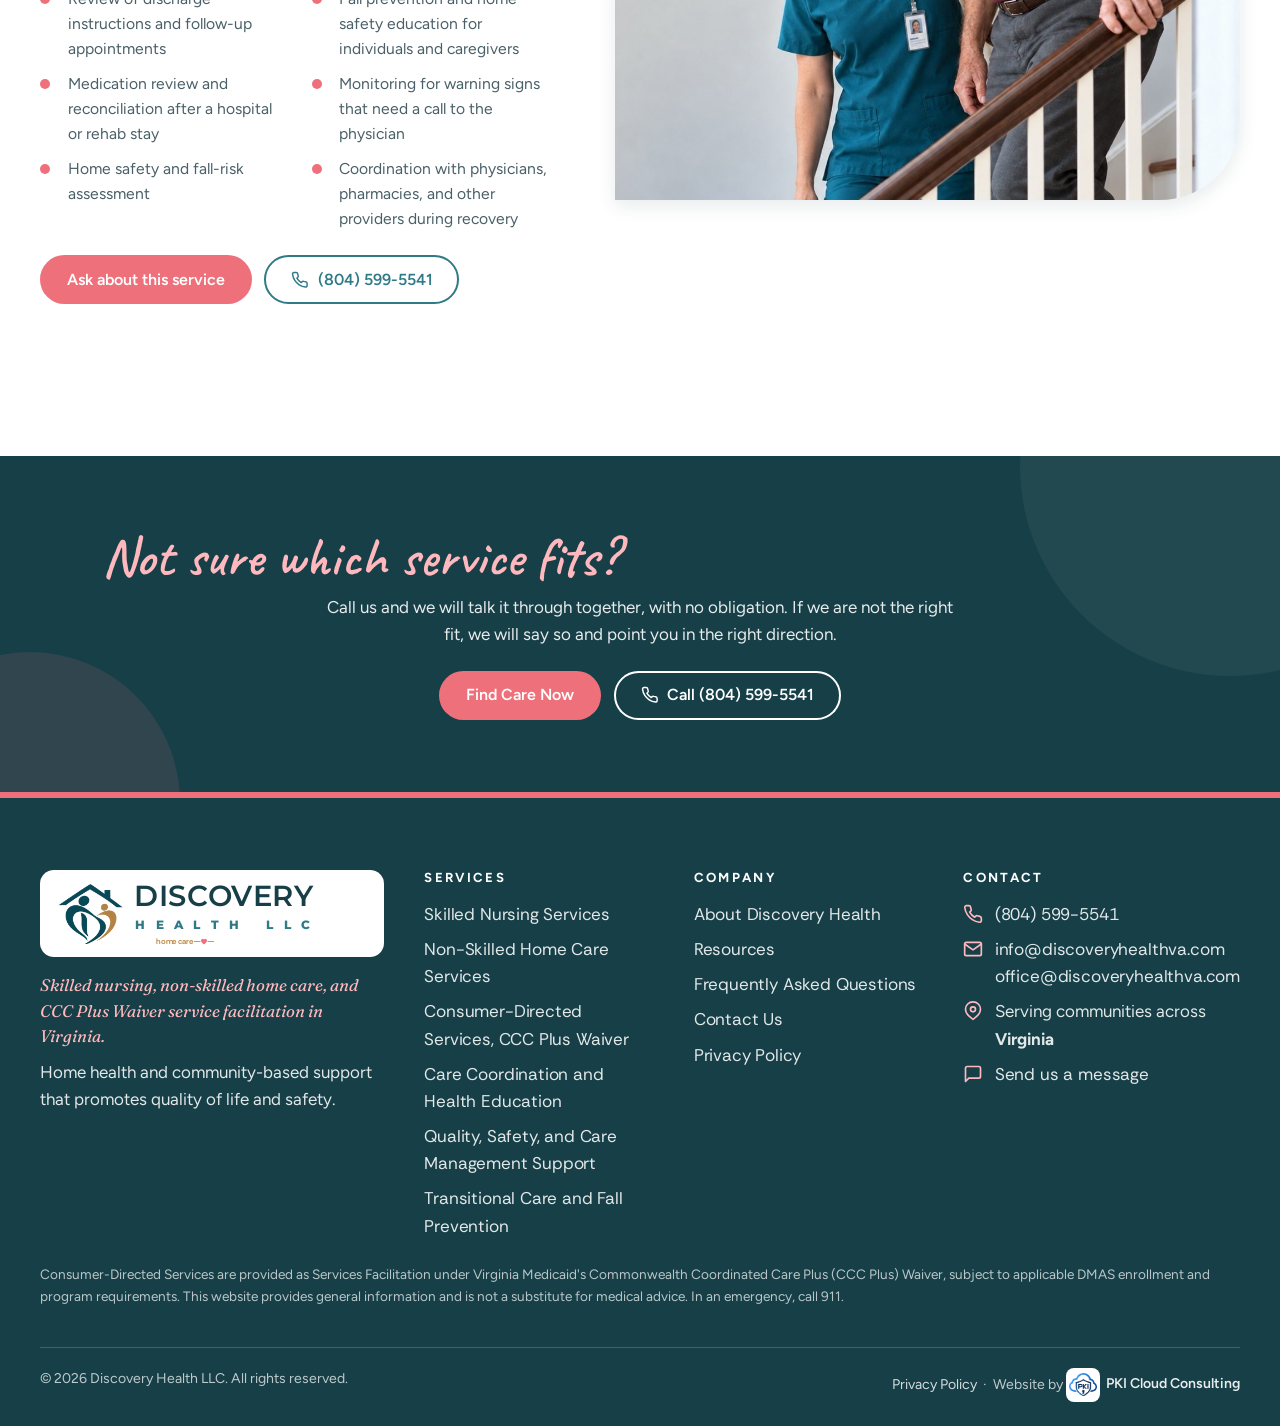
<file: services/index.html>
<!DOCTYPE html>
<html lang="en">
<head>
<meta charset="utf-8">
<meta name="viewport" content="width=device-width, initial-scale=1, viewport-fit=cover">
<title>Our Services in Virginia | Discovery Health LLC</title>
<meta name="description" content="Skilled nursing, non-skilled home care, CCC Plus Waiver service facilitation, care coordination and health education, and care management support from Discovery Health LLC, serving Virginia.">
<link rel="canonical" href="https://www.discoveryhealthva.com/services/">
<meta property="og:type" content="website">
<meta property="og:site_name" content="Discovery Health LLC">
<meta property="og:title" content="Our Services in Virginia | Discovery Health LLC">
<meta property="og:description" content="Skilled nursing, non-skilled home care, CCC Plus Waiver service facilitation, care coordination and health education, and care management support from Discovery Health LLC, serving Virginia.">
<meta property="og:url" content="https://www.discoveryhealthva.com/services/">
<meta property="og:image" content="https://www.discoveryhealthva.com/assets/img/og-share.jpeg">
<meta name="twitter:card" content="summary_large_image">
<meta name="theme-color" content="#2f7a86">
<meta name="geo.region" content="US-VA">
<meta name="geo.placename" content="Virginia">
<meta name="ICBM" content="37.5407, -77.4360">
<link rel="icon" href="../favicon.ico" sizes="any">
<link rel="icon" type="image/png" sizes="32x32" href="../assets/img/favicon-32.png">
<link rel="icon" type="image/png" sizes="192x192" href="../assets/img/favicon-192.png">
<link rel="apple-touch-icon" href="../assets/img/apple-touch-icon.png">
<link rel="preconnect" href="https://fonts.googleapis.com"><link rel="preconnect" href="https://fonts.gstatic.com" crossorigin><link href="https://fonts.googleapis.com/css2?family=Figtree:wght@400;500;600;700;800&family=Caveat:wght@600&family=Fraunces:ital,opsz,wght@0,9..144,600;1,9..144,400;1,9..144,600&family=Rethink+Sans:wght@500;600;700&family=Nunito:wght@600;700;800;900&family=Nunito+Sans:opsz,wght@6..12,400;6..12,800&family=Syncopate:wght@700&family=Lexend+Exa:wght@700&family=Montserrat:wght@300;400;500;600;700;800&family=Crimson+Pro:wght@400;500;600&family=Zen+Antique+Soft&display=swap" rel="stylesheet">
<link rel="stylesheet" href="../assets/css/dh.css?ver=dh-91">
<link rel="stylesheet" href="../assets/chatbot/dh-chatbot.css?ver=dh-91">

</head>
<body data-page="services">
<a class="skip" href="#main">Skip to content</a>
<header class="site-header">
  <div class="container header-row">
    <a class="brand" href="../" aria-label="Discovery Health LLC home"><img class="brand-mark" src="../assets/img/logo-mark.png" alt="" width="240" height="220"><span class="brand-text brand-v4"><span class="brand-word2"><span class="brand-wm-text privia" aria-label="Discovery Health LLC"><span class="w1" aria-hidden="true">Discovery</span><span class="w2" aria-hidden="true"><i>H</i><i>E</i><i>A</i><i>L</i><i>T</i><i>H</i><i class="gap"></i><i>L</i><i>L</i><i>C</i></span></span></span><span class="brand-hc2"><svg class="brand-pulse brand-pulse-l" viewBox="0 0 40 16" aria-hidden="true"><path d="M0 9h12l3-6 4 11 4-8 2 3h15" fill="none" stroke="currentColor" stroke-width="1.8" stroke-linecap="round" stroke-linejoin="round"/></svg><span>home care</span><svg class="brand-pulse brand-pulse-r" viewBox="0 0 40 16" aria-hidden="true"><path d="M0 9h12" fill="none" stroke="currentColor" stroke-width="1.8" stroke-linecap="round"/><path d="M20 14.5s-6-3.6-6-7.6a3.1 3.1 0 0 1 6-1.2 3.1 3.1 0 0 1 6 1.2c0 4-6 7.6-6 7.6z" fill="currentColor"/><path d="M28 9h12" fill="none" stroke="currentColor" stroke-width="1.8" stroke-linecap="round"/></svg></span></span></a>
    <nav class="site-nav" aria-label="Primary">
      <a class="nav-link" data-nav="home" href="../">Home</a><div class="nav-item"><a class="nav-link" data-nav="services" href="../services/">Services <span class="nav-caret" aria-hidden="true">&#9660;</span></a><button class="nav-sub-toggle" type="button" aria-label="Show services" aria-expanded="false"></button><div class="nav-drop"><a class="all" href="../services/">All services</a><a href="../services/#skilled-nursing">Skilled Nursing Services</a><a href="../services/#home-care">Non-Skilled Home Care Services</a><a href="../services/#consumer-directed">Consumer-Directed Services, CCC Plus Waiver</a><a href="../services/#care-coordination">Care Coordination and Health Education</a><a href="../services/#quality-safety">Quality, Safety, and Care Management Support</a><a href="../services/#transitional-care">Transitional Care and Fall Prevention</a></div></div><a class="nav-link" data-nav="about" href="../about/">About</a><a class="nav-link" data-nav="resources" href="../resources/">Resources</a><a class="nav-link" data-nav="faq" href="../faq/">FAQ</a>
      <div class="header-ctas">
        <a class="btn btn-phone" href="../contact/" aria-label="Contact us" title="Contact us" data-nav="contact"><svg viewBox="0 0 24 24" fill="none" stroke="currentColor" stroke-width="2" stroke-linecap="round" stroke-linejoin="round" aria-hidden="true"><path d="M22 16.9v3a2 2 0 0 1-2.2 2 19.8 19.8 0 0 1-8.6-3.1 19.5 19.5 0 0 1-6-6A19.8 19.8 0 0 1 2.1 4.2 2 2 0 0 1 4.1 2h3a2 2 0 0 1 2 1.7c.1.9.4 1.8.7 2.7a2 2 0 0 1-.5 2.1L8 9.8a16 16 0 0 0 6 6l1.3-1.3a2 2 0 0 1 2.1-.4c.9.3 1.8.6 2.7.7a2 2 0 0 1 1.7 2z"/></svg><span class="label">Contact us</span></a>
        <a class="btn btn-primary" href="../contact/">Find Care Now</a>
      </div>
    </nav>
    <button class="nav-burger" type="button" aria-label="Open menu" aria-expanded="false"><span></span><span></span><span></span></button>
  </div>
</header>
<main id="main">
<section class="page-hero has-photo"><div class="container">
  <div><p class="crumbs"><a href="../">Home</a> &rsaquo; Services</p><h1>Our Services</h1><p class="lede">Home health and community-based support services designed to promote health, independence, safety, and quality of life, at home and in the community.</p></div>
  <div class="shape"><img src="../assets/img/care-medication-cup-1.jpeg" alt="" style="object-position:center 45%" decoding="async"></div>
</div></section>
<div class="ribbon">Skilled nursing &middot; Non-skilled home care &middot; CCC Plus service facilitation &middot; Care coordination &middot; Care management &middot; Fall prevention</div>
<section class="section" style="padding-top:2rem">
  <div class="container">
    <nav class="anchor-nav" aria-label="Jump to a service"><a href="#skilled-nursing">Skilled Nursing</a><a href="#home-care">Non-Skilled Home Care</a><a href="#consumer-directed">Consumer-Directed Services</a><a href="#care-coordination">Care Coordination</a><a href="#quality-safety">Quality and Safety</a><a href="#transitional-care">Transitional Care</a></nav>
    <article class="service-block" id="skilled-nursing">
  <div class="shape reveal"><img src="../assets/img/care-clipboard-sofa-1.jpeg" alt="" style="object-position:center 22%" loading="lazy" decoding="async"></div>
  <div class="reveal">
    <div class="badge bg-teal"><svg viewBox="0 0 24 24" fill="none" stroke="currentColor" stroke-width="2" stroke-linecap="round" stroke-linejoin="round" aria-hidden="true"><path d="M4.8 2.3A.3.3 0 1 0 5 2H4a2 2 0 0 0-2 2v5a6 6 0 0 0 6 6 6 6 0 0 0 6-6V4a2 2 0 0 0-2-2h-1a.2.2 0 1 0 .3.3"/><path d="M8 15v1a6 6 0 0 0 6 6 6 6 0 0 0 6-6v-4"/><circle cx="20" cy="10" r="2"/></svg></div>
    <h2>Skilled Nursing Services</h2>
    <p class="lead">Clinical care from licensed nurses, delivered in your home. Skilled nursing is for people who need assessment, treatment, monitoring, or teaching that only a nurse can provide, often after a hospital stay, a surgery, or a change in a chronic condition.</p>
    <ul class="service-list"><li>Skilled nursing assessments and evaluations</li><li>Chronic disease management and education</li><li>Medication management and education</li><li>Post-hospitalization and post-surgical care</li><li>Wound care and dressing changes</li><li>Disease-specific patient and caregiver education</li><li>Monitoring of vital signs and health status</li><li>Care coordination and communication with healthcare providers</li><li>Patient and caregiver education on preventing complications</li><li>Health promotion and disease prevention</li></ul>
    
    <div class="btn-row"><a class="btn btn-primary" href="../contact/">Ask about this service</a><a class="btn btn-outline" href="tel:+18045995541"><svg viewBox="0 0 24 24" fill="none" stroke="currentColor" stroke-width="2" stroke-linecap="round" stroke-linejoin="round" aria-hidden="true"><path d="M22 16.9v3a2 2 0 0 1-2.2 2 19.8 19.8 0 0 1-8.6-3.1 19.5 19.5 0 0 1-6-6A19.8 19.8 0 0 1 2.1 4.2 2 2 0 0 1 4.1 2h3a2 2 0 0 1 2 1.7c.1.9.4 1.8.7 2.7a2 2 0 0 1-.5 2.1L8 9.8a16 16 0 0 0 6 6l1.3-1.3a2 2 0 0 1 2.1-.4c.9.3 1.8.6 2.7.7a2 2 0 0 1 1.7 2z"/></svg> (804) 599-5541</a></div>
  </div>
</article><article class="service-block" id="home-care">
  <div class="shape reveal"><img src="../assets/img/care-jenga-table-1.jpeg" alt="A caregiver and an older man share a game at the dining table" style="object-position:center 50%" loading="lazy" decoding="async"></div>
  <div class="reveal">
    <div class="badge bg-coral"><svg viewBox="0 0 24 24" fill="none" stroke="currentColor" stroke-width="2" stroke-linecap="round" stroke-linejoin="round" aria-hidden="true"><path d="M3 10.5 12 3l9 7.5V20a1 1 0 0 1-1 1H4a1 1 0 0 1-1-1z"/><path d="M12 17.5s-3.5-2.2-3.5-4.6a1.8 1.8 0 0 1 3.5-.6 1.8 1.8 0 0 1 3.5.6c0 2.4-3.5 4.6-3.5 4.6z"/></svg></div>
    <h2>Non-Skilled Home Care Services</h2>
    <p class="lead">Everyday support that keeps life at home safe, comfortable, and dignified. Our caregivers help with personal care and daily routines while encouraging independence wherever possible.</p>
    <ul class="service-list"><li>Assistance with activities of daily living (ADLs)</li><li>Personal hygiene and grooming assistance</li><li>Bathing, dressing, and toileting assistance</li><li>Mobility and transfer assistance</li><li>Meal preparation and feeding assistance, as authorized</li><li>Light housekeeping related to the individual's care</li><li>Companionship and safety supervision</li><li>Assistance with daily routines and maintaining independence</li></ul>
    
    <div class="btn-row"><a class="btn btn-primary" href="../contact/">Ask about this service</a><a class="btn btn-outline" href="tel:+18045995541"><svg viewBox="0 0 24 24" fill="none" stroke="currentColor" stroke-width="2" stroke-linecap="round" stroke-linejoin="round" aria-hidden="true"><path d="M22 16.9v3a2 2 0 0 1-2.2 2 19.8 19.8 0 0 1-8.6-3.1 19.5 19.5 0 0 1-6-6A19.8 19.8 0 0 1 2.1 4.2 2 2 0 0 1 4.1 2h3a2 2 0 0 1 2 1.7c.1.9.4 1.8.7 2.7a2 2 0 0 1-.5 2.1L8 9.8a16 16 0 0 0 6 6l1.3-1.3a2 2 0 0 1 2.1-.4c.9.3 1.8.6 2.7.7a2 2 0 0 1 1.7 2z"/></svg> (804) 599-5541</a></div>
  </div>
</article><article class="service-block" id="consumer-directed">
  <div class="shape reveal"><img src="../assets/img/care-dressing-help-1.jpeg?v=2" alt="" style="object-position:center 25%" loading="lazy" decoding="async"></div>
  <div class="reveal">
    <div class="badge bg-purple"><svg viewBox="0 0 24 24" fill="none" stroke="currentColor" stroke-width="2" stroke-linecap="round" stroke-linejoin="round" aria-hidden="true"><path d="M17 21v-2a4 4 0 0 0-4-4H5a4 4 0 0 0-4 4v2"/><circle cx="9" cy="7" r="4"/><path d="M23 21v-2a4 4 0 0 0-3-3.9"/><path d="M16 3.1a4 4 0 0 1 0 7.8"/></svg></div>
    <h2>Consumer-Directed Services, CCC Plus Waiver</h2>
    <p class="lead">Discovery Health LLC provides Service Facilitation for Consumer-Directed Services under Virginia Medicaid's Commonwealth Coordinated Care Plus (CCC Plus) Waiver, subject to applicable DMAS enrollment and program requirements. Consumer direction lets eligible participants, or their Employer of Record, hire and manage their own personal care attendants. A service facilitator helps make that model work.</p>
    <ul class="service-list one-col"><li>Initial assessment of the individual's needs and circumstances</li><li>Assistance with developing the consumer-directed service plan</li><li>Helping individuals understand their rights and responsibilities</li><li>Explaining the roles of the Employer of Record (EOR), attendant, and service facilitator</li><li>Assisting with recruiting, selecting, and hiring personal care attendants</li><li>Providing guidance on attendant orientation and training requirements</li><li>Assisting with employer-related paperwork and documentation</li><li>Monitoring implementation of the approved service plan</li><li>Conducting required follow-up visits and reassessments</li><li>Monitoring the quality and appropriateness of services</li><li>Maintaining service facilitation records and required documentation</li><li>Communicating with the individual, family or representative, support coordinator, and other members of the care team</li><li>Providing ongoing guidance to help ensure compliance with applicable Medicaid and DMAS requirements</li></ul>
    <div class="note"><strong>Please note:</strong> Services Facilitation is available to eligible CCC Plus consumer-directed participants, subject to current Virginia DMAS requirements and program availability. Eligibility, authorization, and enrollment are determined by DMAS and the participant's managed care organization.</div>
    <div class="btn-row"><a class="btn btn-primary" href="../contact/">Ask about this service</a><a class="btn btn-outline" href="tel:+18045995541"><svg viewBox="0 0 24 24" fill="none" stroke="currentColor" stroke-width="2" stroke-linecap="round" stroke-linejoin="round" aria-hidden="true"><path d="M22 16.9v3a2 2 0 0 1-2.2 2 19.8 19.8 0 0 1-8.6-3.1 19.5 19.5 0 0 1-6-6A19.8 19.8 0 0 1 2.1 4.2 2 2 0 0 1 4.1 2h3a2 2 0 0 1 2 1.7c.1.9.4 1.8.7 2.7a2 2 0 0 1-.5 2.1L8 9.8a16 16 0 0 0 6 6l1.3-1.3a2 2 0 0 1 2.1-.4c.9.3 1.8.6 2.7.7a2 2 0 0 1 1.7 2z"/></svg> (804) 599-5541</a></div>
  </div>
</article><article class="service-block" id="care-coordination">
  <div class="shape reveal"><img src="../assets/img/care-armchair-talk-1.jpeg" alt="" style="object-position:center 30%" loading="lazy" decoding="async"></div>
  <div class="reveal">
    <div class="badge bg-teal-light"><svg viewBox="0 0 24 24" fill="none" stroke="currentColor" stroke-width="2" stroke-linecap="round" stroke-linejoin="round" aria-hidden="true"><rect x="8" y="2" width="8" height="4" rx="1"/><path d="M16 4h2a2 2 0 0 1 2 2v14a2 2 0 0 1-2 2H6a2 2 0 0 1-2-2V6a2 2 0 0 1 2-2h2"/><path d="m9 14 2 2 4-4"/></svg></div>
    <h2>Care Coordination and Health Education</h2>
    <p class="lead">Good care depends on everyone having the same information. We keep your physicians, pharmacists, support coordinator, and family connected, and we take the time to explain what is happening and why.</p>
    <ul class="service-list"><li>Coordination with physicians and other healthcare professionals</li><li>Patient and family health education</li><li>Support with understanding discharge instructions</li><li>Chronic illness self-management education</li><li>Fall prevention and home safety education</li><li>Guidance on accessing appropriate community resources</li></ul>
    
    <div class="btn-row"><a class="btn btn-primary" href="../contact/">Ask about this service</a><a class="btn btn-outline" href="tel:+18045995541"><svg viewBox="0 0 24 24" fill="none" stroke="currentColor" stroke-width="2" stroke-linecap="round" stroke-linejoin="round" aria-hidden="true"><path d="M22 16.9v3a2 2 0 0 1-2.2 2 19.8 19.8 0 0 1-8.6-3.1 19.5 19.5 0 0 1-6-6A19.8 19.8 0 0 1 2.1 4.2 2 2 0 0 1 4.1 2h3a2 2 0 0 1 2 1.7c.1.9.4 1.8.7 2.7a2 2 0 0 1-.5 2.1L8 9.8a16 16 0 0 0 6 6l1.3-1.3a2 2 0 0 1 2.1-.4c.9.3 1.8.6 2.7.7a2 2 0 0 1 1.7 2z"/></svg> (804) 599-5541</a></div>
  </div>
</article><article class="service-block" id="quality-safety">
  <div class="shape reveal"><img src="../assets/img/care-careplan-hug-1.jpeg" alt="" style="object-position:center 35%" loading="lazy" decoding="async"></div>
  <div class="reveal">
    <div class="badge bg-teal-dark"><svg viewBox="0 0 24 24" fill="none" stroke="currentColor" stroke-width="2" stroke-linecap="round" stroke-linejoin="round" aria-hidden="true"><path d="M12 22s8-4 8-10V5l-8-3-8 3v7c0 6 8 10 8 10z"/><path d="m9 12 2 2 4-4"/></svg></div>
    <h2>Quality, Safety, and Care Management Support</h2>
    <p class="lead">Behind every visit is a plan, a record, and a team watching for change. Care management is how we make sure services stay appropriate, safe, and coordinated over time.</p>
    <ul class="service-list"><li>Individualized care planning</li><li>Monitoring of patient needs and changes in condition</li><li>Documentation and maintenance of care records</li><li>Coordination of services to support continuity of care</li><li>Education on infection prevention and health maintenance</li></ul>
    
    <div class="btn-row"><a class="btn btn-primary" href="../contact/">Ask about this service</a><a class="btn btn-outline" href="tel:+18045995541"><svg viewBox="0 0 24 24" fill="none" stroke="currentColor" stroke-width="2" stroke-linecap="round" stroke-linejoin="round" aria-hidden="true"><path d="M22 16.9v3a2 2 0 0 1-2.2 2 19.8 19.8 0 0 1-8.6-3.1 19.5 19.5 0 0 1-6-6A19.8 19.8 0 0 1 2.1 4.2 2 2 0 0 1 4.1 2h3a2 2 0 0 1 2 1.7c.1.9.4 1.8.7 2.7a2 2 0 0 1-.5 2.1L8 9.8a16 16 0 0 0 6 6l1.3-1.3a2 2 0 0 1 2.1-.4c.9.3 1.8.6 2.7.7a2 2 0 0 1 1.7 2z"/></svg> (804) 599-5541</a></div>
  </div>
</article><article class="service-block" id="transitional-care">
  <div class="shape reveal"><img src="../assets/img/care-stairs-1.jpeg" alt="A caregiver walks beside an older man as he goes down the stairs" style="object-position:center 25%" loading="lazy" decoding="async"></div>
  <div class="reveal">
    <div class="badge bg-yellow"><svg viewBox="0 0 24 24" fill="none" stroke="currentColor" stroke-width="2" stroke-linecap="round" stroke-linejoin="round" aria-hidden="true"><path d="M22 12h-4l-3 9L9 3l-3 9H2"/></svg></div>
    <h2>Transitional Care and Fall Prevention</h2>
    <p class="lead">The days after a hospital or rehabilitation stay are when people are most at risk of a setback or a fall. We bring nursing, home care, and education together into one focused plan for getting home safely and staying there.</p>
    <ul class="service-list"><li>Hospital-to-home transition planning and support</li><li>Review of discharge instructions and follow-up appointments</li><li>Medication review and reconciliation after a hospital or rehab stay</li><li>Home safety and fall-risk assessment</li><li>Mobility, transfer, and stair safety support</li><li>Fall prevention and home safety education for individuals and caregivers</li><li>Monitoring for warning signs that need a call to the physician</li><li>Coordination with physicians, pharmacies, and other providers during recovery</li></ul>
    <div class="btn-row"><a class="btn btn-primary" href="../contact/">Ask about this service</a><a class="btn btn-outline" href="tel:+18045995541"><svg viewBox="0 0 24 24" fill="none" stroke="currentColor" stroke-width="2" stroke-linecap="round" stroke-linejoin="round" aria-hidden="true"><path d="M22 16.9v3a2 2 0 0 1-2.2 2 19.8 19.8 0 0 1-8.6-3.1 19.5 19.5 0 0 1-6-6A19.8 19.8 0 0 1 2.1 4.2 2 2 0 0 1 4.1 2h3a2 2 0 0 1 2 1.7c.1.9.4 1.8.7 2.7a2 2 0 0 1-.5 2.1L8 9.8a16 16 0 0 0 6 6l1.3-1.3a2 2 0 0 1 2.1-.4c.9.3 1.8.6 2.7.7a2 2 0 0 1 1.7 2z"/></svg> (804) 599-5541</a></div>
  </div>
</article>
  </div>
</section>
<section class="cta-band">
  <div class="container">
    <p class="script">Not sure which service fits?</p>
    <p>Call us and we will talk it through together, with no obligation. If we are not the right fit, we will say so and point you in the right direction.</p>
    <div class="btn-row">
      <a class="btn btn-primary" href="../contact/">Find Care Now</a>
      <a class="btn btn-ghost" href="tel:+18045995541"><svg viewBox="0 0 24 24" fill="none" stroke="currentColor" stroke-width="2" stroke-linecap="round" stroke-linejoin="round" aria-hidden="true"><path d="M22 16.9v3a2 2 0 0 1-2.2 2 19.8 19.8 0 0 1-8.6-3.1 19.5 19.5 0 0 1-6-6A19.8 19.8 0 0 1 2.1 4.2 2 2 0 0 1 4.1 2h3a2 2 0 0 1 2 1.7c.1.9.4 1.8.7 2.7a2 2 0 0 1-.5 2.1L8 9.8a16 16 0 0 0 6 6l1.3-1.3a2 2 0 0 1 2.1-.4c.9.3 1.8.6 2.7.7a2 2 0 0 1 1.7 2z"/></svg> Call (804) 599-5541</a>
    </div>
  </div>
</section>
</main>
<footer class="site-footer">
  <div class="container">
    <div class="footer-grid">
      <div class="footer-brand">
        <div class="logo-card brand"><img class="brand-mark" src="../assets/img/logo-mark.png" alt="" width="240" height="220"><span class="brand-text brand-v4"><span class="brand-word2"><span class="brand-wm-text privia" aria-label="Discovery Health LLC"><span class="w1" aria-hidden="true">Discovery</span><span class="w2" aria-hidden="true"><i>H</i><i>E</i><i>A</i><i>L</i><i>T</i><i>H</i><i class="gap"></i><i>L</i><i>L</i><i>C</i></span></span></span><span class="brand-hc2"><svg class="brand-pulse brand-pulse-l" viewBox="0 0 40 16" aria-hidden="true"><path d="M0 9h12l3-6 4 11 4-8 2 3h15" fill="none" stroke="currentColor" stroke-width="1.8" stroke-linecap="round" stroke-linejoin="round"/></svg><span>home care</span><svg class="brand-pulse brand-pulse-r" viewBox="0 0 40 16" aria-hidden="true"><path d="M0 9h12" fill="none" stroke="currentColor" stroke-width="1.8" stroke-linecap="round"/><path d="M20 14.5s-6-3.6-6-7.6a3.1 3.1 0 0 1 6-1.2 3.1 3.1 0 0 1 6 1.2c0 4-6 7.6-6 7.6z" fill="currentColor"/><path d="M28 9h12" fill="none" stroke="currentColor" stroke-width="1.8" stroke-linecap="round"/></svg></span></span></div>
        <p class="footer-services">Skilled nursing, non-skilled home care, and CCC Plus Waiver service facilitation in Virginia.</p>
        <p>Home health and community-based support that promotes quality of life and safety.</p>
      </div>
      <div>
        <h4>Services</h4>
        <ul><li><a href="../services/#skilled-nursing">Skilled Nursing Services</a></li><li><a href="../services/#home-care">Non-Skilled Home Care Services</a></li><li><a href="../services/#consumer-directed">Consumer-Directed Services, CCC Plus Waiver</a></li><li><a href="../services/#care-coordination">Care Coordination and Health Education</a></li><li><a href="../services/#quality-safety">Quality, Safety, and Care Management Support</a></li><li><a href="../services/#transitional-care">Transitional Care and Fall Prevention</a></li></ul>
      </div>
      <div>
        <h4>Company</h4>
        <ul>
          <li><a href="../about/">About Discovery Health</a></li>
          <li><a href="../resources/">Resources</a></li>
          <li><a href="../faq/">Frequently Asked Questions</a></li>
          <li><a href="../contact/">Contact Us</a></li>
          <li><a href="../privacy-policy/">Privacy Policy</a></li>
        </ul>
      </div>
      <div>
        <h4>Contact</h4>
        <ul class="footer-contact">
          <li><svg viewBox="0 0 24 24" fill="none" stroke="currentColor" stroke-width="2" stroke-linecap="round" stroke-linejoin="round" aria-hidden="true"><path d="M22 16.9v3a2 2 0 0 1-2.2 2 19.8 19.8 0 0 1-8.6-3.1 19.5 19.5 0 0 1-6-6A19.8 19.8 0 0 1 2.1 4.2 2 2 0 0 1 4.1 2h3a2 2 0 0 1 2 1.7c.1.9.4 1.8.7 2.7a2 2 0 0 1-.5 2.1L8 9.8a16 16 0 0 0 6 6l1.3-1.3a2 2 0 0 1 2.1-.4c.9.3 1.8.6 2.7.7a2 2 0 0 1 1.7 2z"/></svg><a href="tel:+18045995541">(804) 599-5541</a></li>
          <li><svg viewBox="0 0 24 24" fill="none" stroke="currentColor" stroke-width="2" stroke-linecap="round" stroke-linejoin="round" aria-hidden="true"><rect x="2" y="4" width="20" height="16" rx="2"/><path d="m22 6-10 7L2 6"/></svg><span><a href="mailto:info@discoveryhealthva.com">info@discoveryhealthva.com</a><br><a href="mailto:office@discoveryhealthva.com">office@discoveryhealthva.com</a></span></li>
          <li><svg viewBox="0 0 24 24" fill="none" stroke="currentColor" stroke-width="2" stroke-linecap="round" stroke-linejoin="round" aria-hidden="true"><path d="M21 10c0 6-9 12-9 12s-9-6-9-12a9 9 0 0 1 18 0z"/><circle cx="12" cy="10" r="3"/></svg><span>Serving communities across <strong>Virginia</strong></span></li>
          <li><svg viewBox="0 0 24 24" fill="none" stroke="currentColor" stroke-width="2" stroke-linecap="round" stroke-linejoin="round" aria-hidden="true"><path d="M21 15a2 2 0 0 1-2 2H7l-4 4V5a2 2 0 0 1 2-2h14a2 2 0 0 1 2 2z"/></svg><a href="../contact/">Send us a message</a></li>
        </ul>
      </div>
    </div>
    <p class="footer-disclaimer">Consumer-Directed Services are provided as Services Facilitation under Virginia Medicaid's Commonwealth Coordinated Care Plus (CCC Plus) Waiver, subject to applicable DMAS enrollment and program requirements. This website provides general information and is not a substitute for medical advice. In an emergency, call 911.</p>
    <div class="footer-bottom">
      <span>&copy; 2026 Discovery Health LLC. All rights reserved.</span>
      <span><a href="../privacy-policy/">Privacy Policy</a> &nbsp;&middot;&nbsp; Website by <a class="pki-link" href="https://pkicloudconsulting.com" target="_blank" rel="noopener"><img src="../assets/img/pki-mark.png" alt="" width="20" height="20">PKI Cloud Consulting</a></span>
    </div>
  </div>
</footer>
<script src="../assets/js/dh.js?ver=dh-91"></script>
<script src="../assets/chatbot/dh-chatbot.js?ver=dh-91" defer></script>
</body>
</html>
</file>
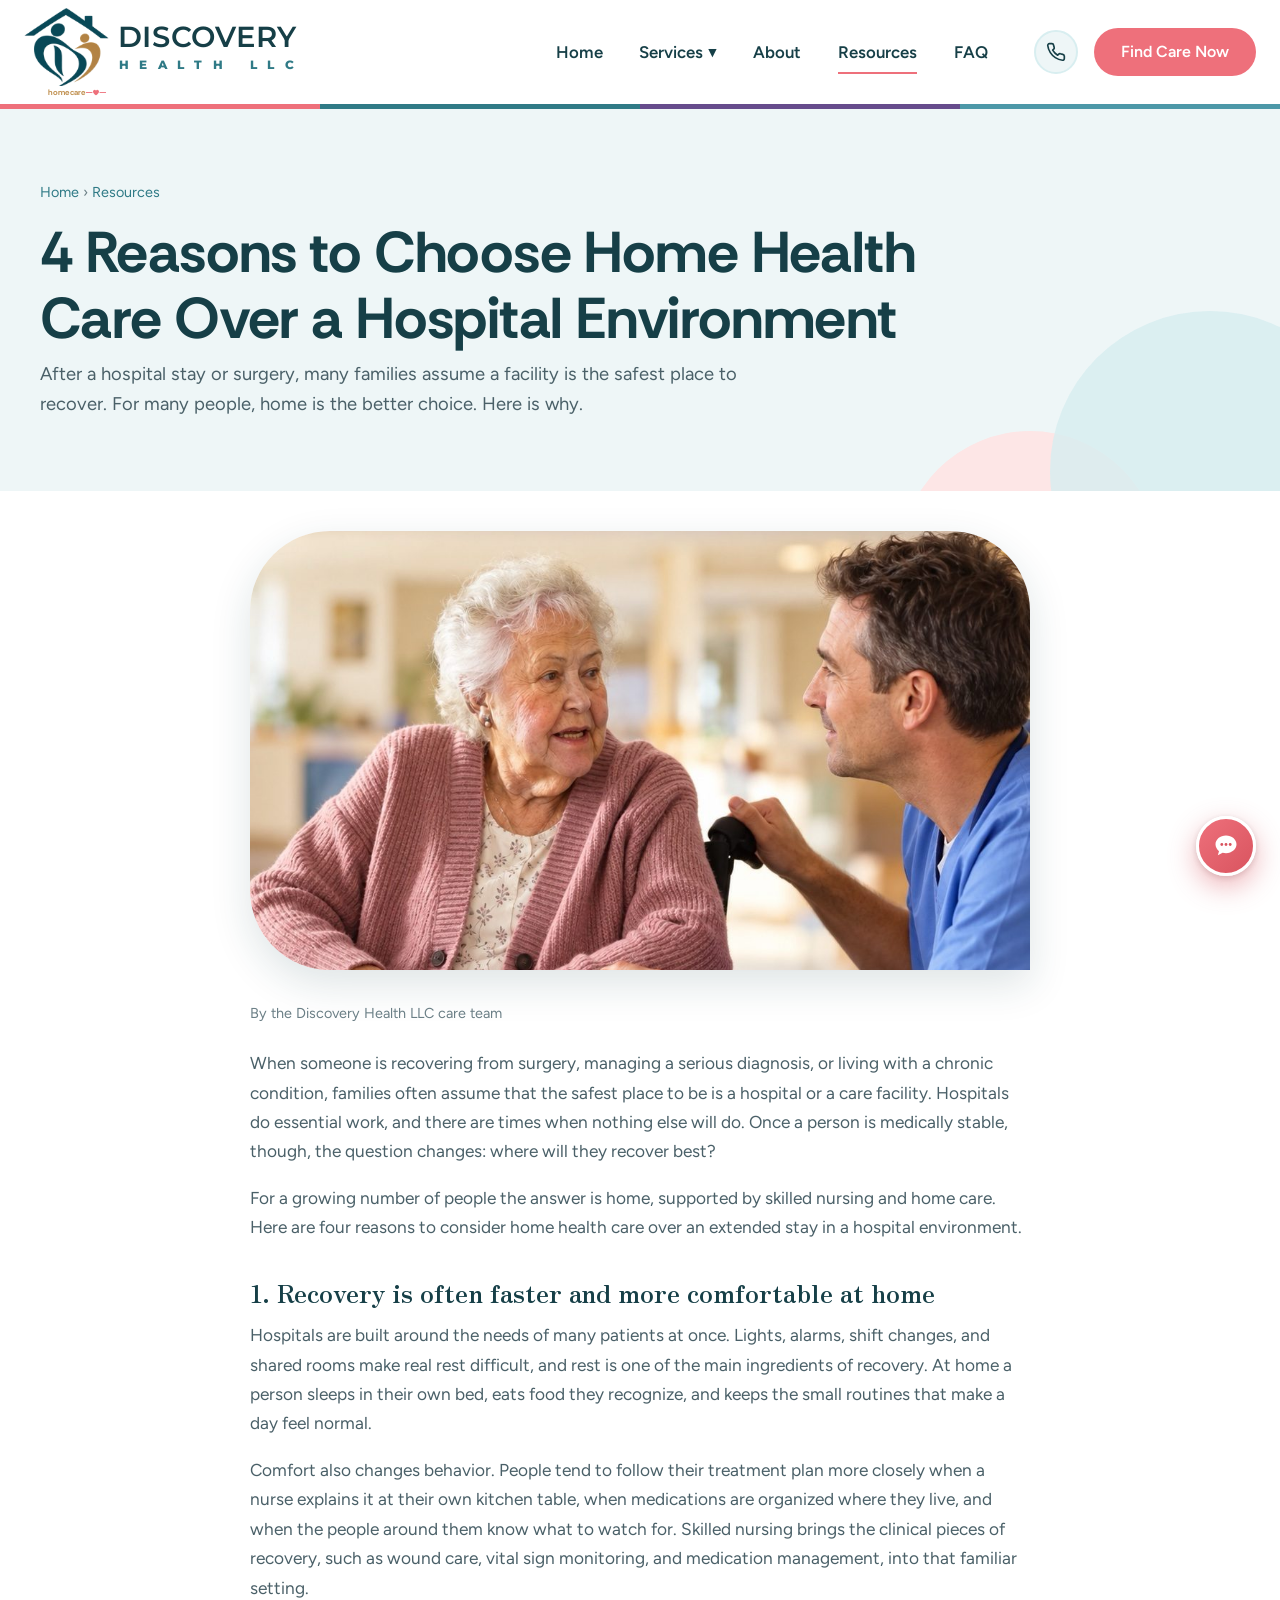
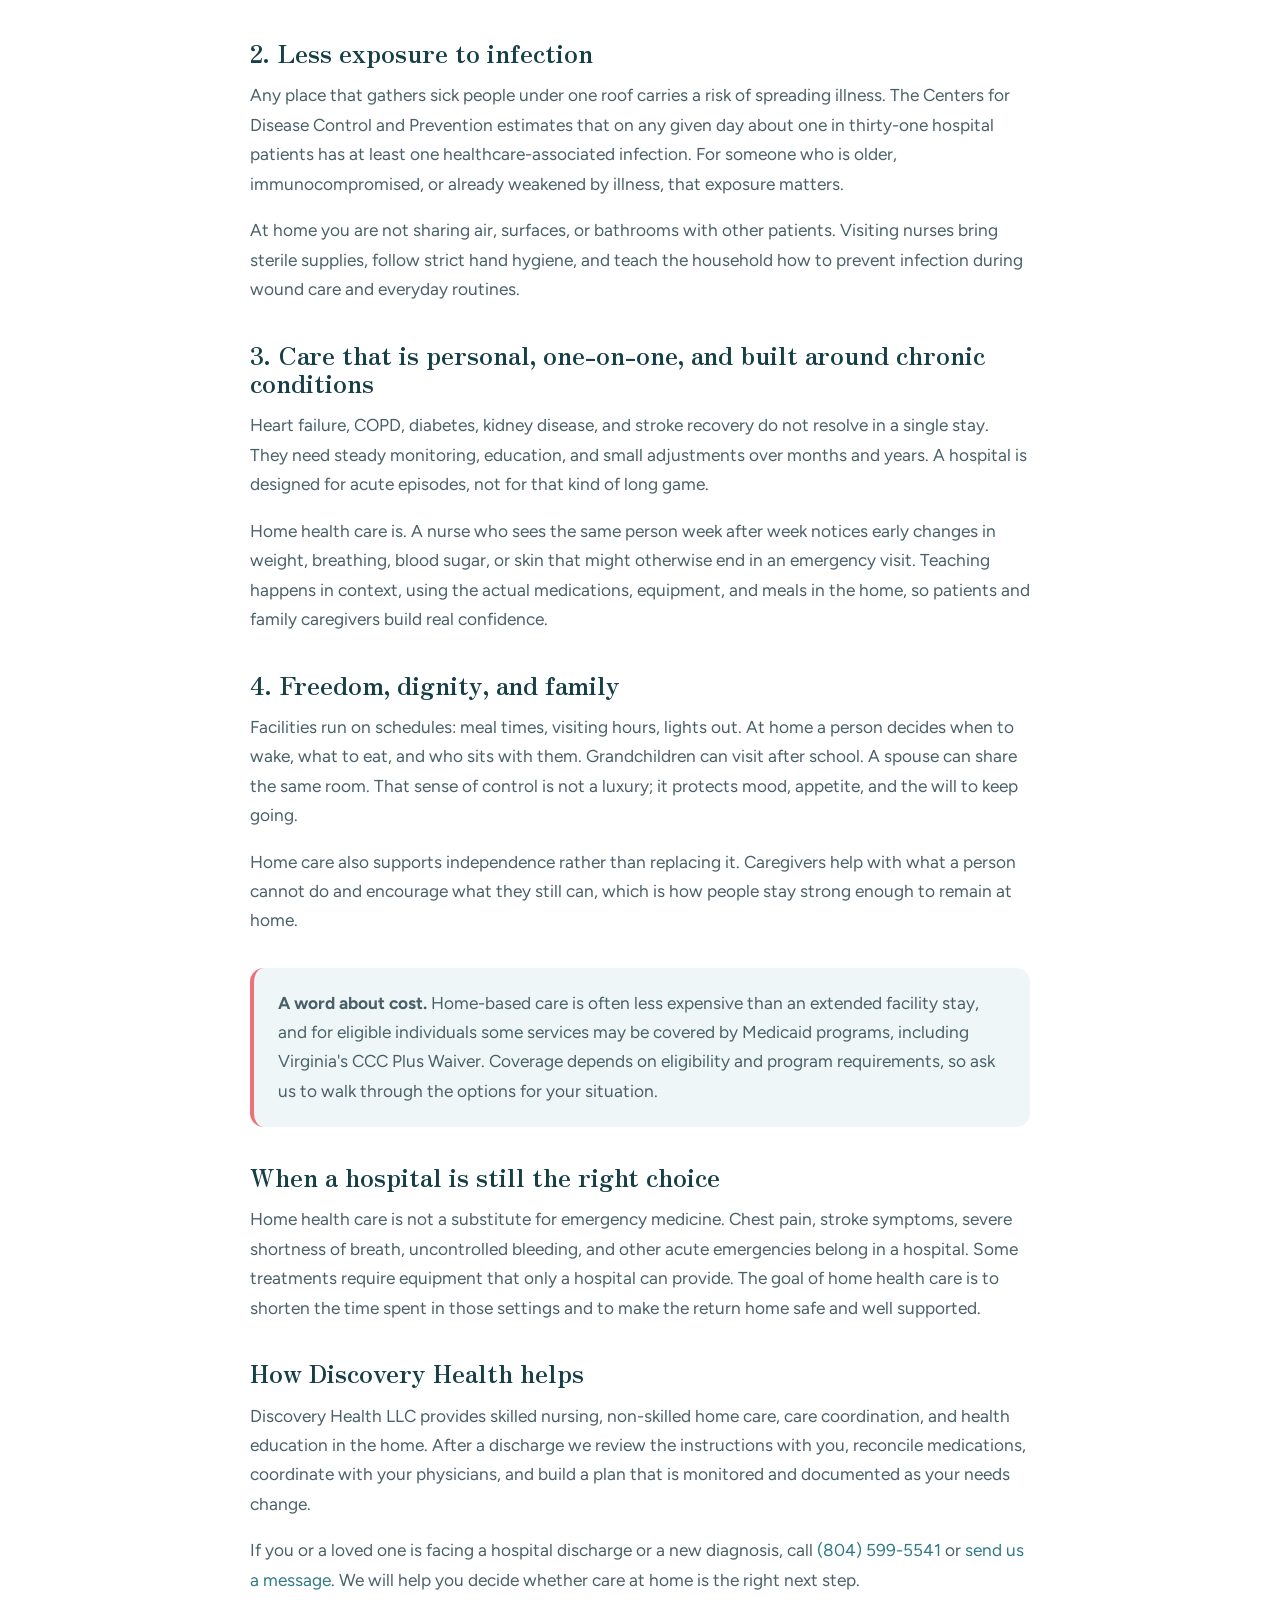
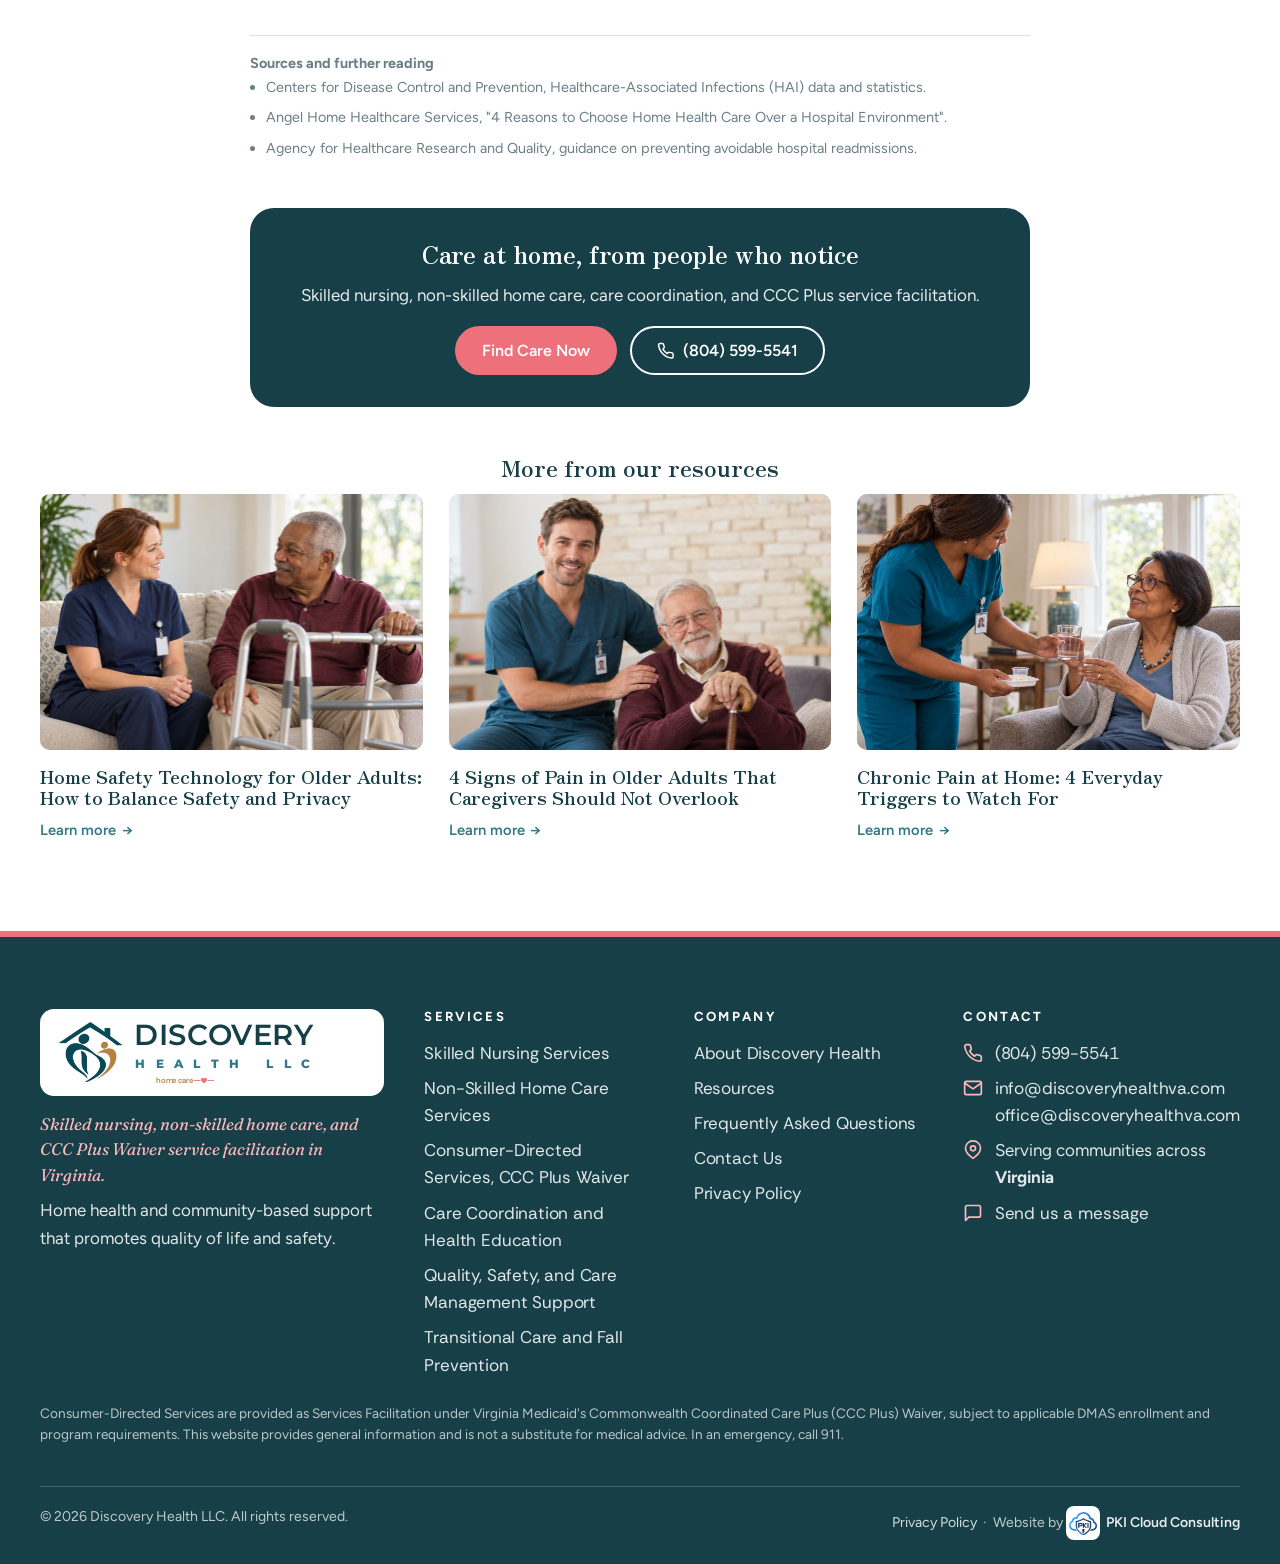
<file: resources/4-reasons-to-choose-home-health-care/index.html>
<!DOCTYPE html>
<html lang="en">
<head>
<meta charset="utf-8">
<meta name="viewport" content="width=device-width, initial-scale=1, viewport-fit=cover">
<title>4 Reasons to Choose Home Health Care Over a Hospital Environment | Discovery Health LLC</title>
<meta name="description" content="After a hospital stay or surgery, many families assume a facility is the safest place to recover. For many people, home is the better choice. Here is why.">
<link rel="canonical" href="https://www.discoveryhealthva.com/resources/4-reasons-to-choose-home-health-care/">
<meta property="og:type" content="website">
<meta property="og:site_name" content="Discovery Health LLC">
<meta property="og:title" content="4 Reasons to Choose Home Health Care Over a Hospital Environment | Discovery Health LLC">
<meta property="og:description" content="After a hospital stay or surgery, many families assume a facility is the safest place to recover. For many people, home is the better choice. Here is why.">
<meta property="og:url" content="https://www.discoveryhealthva.com/resources/4-reasons-to-choose-home-health-care/">
<meta property="og:image" content="https://www.discoveryhealthva.com/assets/img/care-wheelchair-1.jpeg">
<meta name="twitter:card" content="summary_large_image">
<meta name="theme-color" content="#2f7a86">
<meta name="geo.region" content="US-VA">
<meta name="geo.placename" content="Virginia">
<meta name="ICBM" content="37.5407, -77.4360">
<link rel="icon" href="../../favicon.ico" sizes="any">
<link rel="icon" type="image/png" sizes="32x32" href="../../assets/img/favicon-32.png">
<link rel="icon" type="image/png" sizes="192x192" href="../../assets/img/favicon-192.png">
<link rel="apple-touch-icon" href="../../assets/img/apple-touch-icon.png">
<link rel="preconnect" href="https://fonts.googleapis.com"><link rel="preconnect" href="https://fonts.gstatic.com" crossorigin><link href="https://fonts.googleapis.com/css2?family=Figtree:wght@400;500;600;700;800&family=Caveat:wght@600&family=Fraunces:ital,opsz,wght@0,9..144,600;1,9..144,400;1,9..144,600&family=Rethink+Sans:wght@500;600;700&family=Nunito:wght@600;700;800;900&family=Nunito+Sans:opsz,wght@6..12,400;6..12,800&family=Syncopate:wght@700&family=Lexend+Exa:wght@700&family=Montserrat:wght@300;400;500;600;700;800&family=Crimson+Pro:wght@400;500;600&family=Zen+Antique+Soft&display=swap" rel="stylesheet">
<link rel="stylesheet" href="../../assets/css/dh.css?ver=dh-91">
<link rel="stylesheet" href="../../assets/chatbot/dh-chatbot.css?ver=dh-91">

</head>
<body data-page="resources">
<a class="skip" href="#main">Skip to content</a>
<header class="site-header">
  <div class="container header-row">
    <a class="brand" href="../../" aria-label="Discovery Health LLC home"><img class="brand-mark" src="../../assets/img/logo-mark.png" alt="" width="240" height="220"><span class="brand-text brand-v4"><span class="brand-word2"><span class="brand-wm-text privia" aria-label="Discovery Health LLC"><span class="w1" aria-hidden="true">Discovery</span><span class="w2" aria-hidden="true"><i>H</i><i>E</i><i>A</i><i>L</i><i>T</i><i>H</i><i class="gap"></i><i>L</i><i>L</i><i>C</i></span></span></span><span class="brand-hc2"><svg class="brand-pulse brand-pulse-l" viewBox="0 0 40 16" aria-hidden="true"><path d="M0 9h12l3-6 4 11 4-8 2 3h15" fill="none" stroke="currentColor" stroke-width="1.8" stroke-linecap="round" stroke-linejoin="round"/></svg><span>home care</span><svg class="brand-pulse brand-pulse-r" viewBox="0 0 40 16" aria-hidden="true"><path d="M0 9h12" fill="none" stroke="currentColor" stroke-width="1.8" stroke-linecap="round"/><path d="M20 14.5s-6-3.6-6-7.6a3.1 3.1 0 0 1 6-1.2 3.1 3.1 0 0 1 6 1.2c0 4-6 7.6-6 7.6z" fill="currentColor"/><path d="M28 9h12" fill="none" stroke="currentColor" stroke-width="1.8" stroke-linecap="round"/></svg></span></span></a>
    <nav class="site-nav" aria-label="Primary">
      <a class="nav-link" data-nav="home" href="../../">Home</a><div class="nav-item"><a class="nav-link" data-nav="services" href="../../services/">Services <span class="nav-caret" aria-hidden="true">&#9660;</span></a><button class="nav-sub-toggle" type="button" aria-label="Show services" aria-expanded="false"></button><div class="nav-drop"><a class="all" href="../../services/">All services</a><a href="../../services/#skilled-nursing">Skilled Nursing Services</a><a href="../../services/#home-care">Non-Skilled Home Care Services</a><a href="../../services/#consumer-directed">Consumer-Directed Services, CCC Plus Waiver</a><a href="../../services/#care-coordination">Care Coordination and Health Education</a><a href="../../services/#quality-safety">Quality, Safety, and Care Management Support</a><a href="../../services/#transitional-care">Transitional Care and Fall Prevention</a></div></div><a class="nav-link" data-nav="about" href="../../about/">About</a><a class="nav-link" data-nav="resources" href="../../resources/">Resources</a><a class="nav-link" data-nav="faq" href="../../faq/">FAQ</a>
      <div class="header-ctas">
        <a class="btn btn-phone" href="../../contact/" aria-label="Contact us" title="Contact us" data-nav="contact"><svg viewBox="0 0 24 24" fill="none" stroke="currentColor" stroke-width="2" stroke-linecap="round" stroke-linejoin="round" aria-hidden="true"><path d="M22 16.9v3a2 2 0 0 1-2.2 2 19.8 19.8 0 0 1-8.6-3.1 19.5 19.5 0 0 1-6-6A19.8 19.8 0 0 1 2.1 4.2 2 2 0 0 1 4.1 2h3a2 2 0 0 1 2 1.7c.1.9.4 1.8.7 2.7a2 2 0 0 1-.5 2.1L8 9.8a16 16 0 0 0 6 6l1.3-1.3a2 2 0 0 1 2.1-.4c.9.3 1.8.6 2.7.7a2 2 0 0 1 1.7 2z"/></svg><span class="label">Contact us</span></a>
        <a class="btn btn-primary" href="../../contact/">Find Care Now</a>
      </div>
    </nav>
    <button class="nav-burger" type="button" aria-label="Open menu" aria-expanded="false"><span></span><span></span><span></span></button>
  </div>
</header>
<main id="main">
<section class="page-hero"><div class="container">
  <p class="crumbs"><a href="../../">Home</a> &rsaquo; <a href="../../resources/">Resources</a></p>
  <h1 style="max-width:900px">4 Reasons to Choose Home Health Care Over a Hospital Environment</h1>
  <p class="lede">After a hospital stay or surgery, many families assume a facility is the safest place to recover. For many people, home is the better choice. Here is why.</p>
</div></section>
<section class="section" style="padding-top:2.5rem">
  <div class="container">
    <article class="article">
      <div class="article-hero"><img src="../../assets/img/care-wheelchair-1.jpeg" alt="" style="object-position:center 30%" decoding="async"></div>
      <p class="article-meta">By the Discovery Health LLC care team</p>
      <div class="prose">
<p>When someone is recovering from surgery, managing a serious diagnosis, or living with a chronic condition, families often assume that the safest place to be is a hospital or a care facility. Hospitals do essential work, and there are times when nothing else will do. Once a person is medically stable, though, the question changes: where will they recover best?</p>
<p>For a growing number of people the answer is home, supported by skilled nursing and home care. Here are four reasons to consider home health care over an extended stay in a hospital environment.</p>

<h2>1. Recovery is often faster and more comfortable at home</h2>
<p>Hospitals are built around the needs of many patients at once. Lights, alarms, shift changes, and shared rooms make real rest difficult, and rest is one of the main ingredients of recovery. At home a person sleeps in their own bed, eats food they recognize, and keeps the small routines that make a day feel normal.</p>
<p>Comfort also changes behavior. People tend to follow their treatment plan more closely when a nurse explains it at their own kitchen table, when medications are organized where they live, and when the people around them know what to watch for. Skilled nursing brings the clinical pieces of recovery, such as wound care, vital sign monitoring, and medication management, into that familiar setting.</p>

<h2>2. Less exposure to infection</h2>
<p>Any place that gathers sick people under one roof carries a risk of spreading illness. The Centers for Disease Control and Prevention estimates that on any given day about one in thirty-one hospital patients has at least one healthcare-associated infection. For someone who is older, immunocompromised, or already weakened by illness, that exposure matters.</p>
<p>At home you are not sharing air, surfaces, or bathrooms with other patients. Visiting nurses bring sterile supplies, follow strict hand hygiene, and teach the household how to prevent infection during wound care and everyday routines.</p>

<h2>3. Care that is personal, one-on-one, and built around chronic conditions</h2>
<p>Heart failure, COPD, diabetes, kidney disease, and stroke recovery do not resolve in a single stay. They need steady monitoring, education, and small adjustments over months and years. A hospital is designed for acute episodes, not for that kind of long game.</p>
<p>Home health care is. A nurse who sees the same person week after week notices early changes in weight, breathing, blood sugar, or skin that might otherwise end in an emergency visit. Teaching happens in context, using the actual medications, equipment, and meals in the home, so patients and family caregivers build real confidence.</p>

<h2>4. Freedom, dignity, and family</h2>
<p>Facilities run on schedules: meal times, visiting hours, lights out. At home a person decides when to wake, what to eat, and who sits with them. Grandchildren can visit after school. A spouse can share the same room. That sense of control is not a luxury; it protects mood, appetite, and the will to keep going.</p>
<p>Home care also supports independence rather than replacing it. Caregivers help with what a person cannot do and encourage what they still can, which is how people stay strong enough to remain at home.</p>

<div class="callout"><p><strong>A word about cost.</strong> Home-based care is often less expensive than an extended facility stay, and for eligible individuals some services may be covered by Medicaid programs, including Virginia's CCC Plus Waiver. Coverage depends on eligibility and program requirements, so ask us to walk through the options for your situation.</p></div>

<h2>When a hospital is still the right choice</h2>
<p>Home health care is not a substitute for emergency medicine. Chest pain, stroke symptoms, severe shortness of breath, uncontrolled bleeding, and other acute emergencies belong in a hospital. Some treatments require equipment that only a hospital can provide. The goal of home health care is to shorten the time spent in those settings and to make the return home safe and well supported.</p>

<h2>How Discovery Health helps</h2>
<p>Discovery Health LLC provides skilled nursing, non-skilled home care, care coordination, and health education in the home. After a discharge we review the instructions with you, reconcile medications, coordinate with your physicians, and build a plan that is monitored and documented as your needs change.</p>
<p>If you or a loved one is facing a hospital discharge or a new diagnosis, call <a href="tel:+18045995541">(804) 599-5541</a> or <a href="../../contact/">send us a message</a>. We will help you decide whether care at home is the right next step.</p>

<div class="sources"><strong>Sources and further reading</strong>
<ul>
<li>Centers for Disease Control and Prevention, Healthcare-Associated Infections (HAI) data and statistics.</li>
<li>Angel Home Healthcare Services, "4 Reasons to Choose Home Health Care Over a Hospital Environment".</li>
<li>Agency for Healthcare Research and Quality, guidance on preventing avoidable hospital readmissions.</li>
</ul></div>
</div>
      <div class="article-cta">
        <h2>Care at home, from people who notice</h2>
        <p>Skilled nursing, non-skilled home care, care coordination, and CCC Plus service facilitation.</p>
        <div class="btn-row" style="justify-content:center"><a class="btn btn-primary" href="../../contact/">Find Care Now</a><a class="btn btn-ghost" href="tel:+18045995541"><svg viewBox="0 0 24 24" fill="none" stroke="currentColor" stroke-width="2" stroke-linecap="round" stroke-linejoin="round" aria-hidden="true"><path d="M22 16.9v3a2 2 0 0 1-2.2 2 19.8 19.8 0 0 1-8.6-3.1 19.5 19.5 0 0 1-6-6A19.8 19.8 0 0 1 2.1 4.2 2 2 0 0 1 4.1 2h3a2 2 0 0 1 2 1.7c.1.9.4 1.8.7 2.7a2 2 0 0 1-.5 2.1L8 9.8a16 16 0 0 0 6 6l1.3-1.3a2 2 0 0 1 2.1-.4c.9.3 1.8.6 2.7.7a2 2 0 0 1 1.7 2z"/></svg> (804) 599-5541</a></div>
      </div>
    </article>
    <div class="more-reading">
      <h2>More from our resources</h2>
      <div class="res-grid"><a class="res-card reveal" href="../../resources/home-safety-technology-safety-and-privacy/">
  <span class="res-photo"><img src="../../assets/img/care-walker-sofa-1.jpeg" alt="" style="object-position:center 35%" loading="lazy" decoding="async"></span>
  <h3>Home Safety Technology for Older Adults: How to Balance Safety and Privacy</h3>
  <p>Cameras, sensors, and alert devices can bring peace of mind, but every tool costs some privacy. A practical way to choose the right amount of monitoring.</p>
  <span class="link-more">Learn more</span>
</a>
<a class="res-card reveal" href="../../resources/4-signs-of-pain-in-older-adults/">
  <span class="res-photo"><img src="../../assets/img/care-cane-brick-1.jpeg" alt="" style="object-position:center 30%" loading="lazy" decoding="async"></span>
  <h3>4 Signs of Pain in Older Adults That Caregivers Should Not Overlook</h3>
  <p>Not everyone who hurts says so. Changes in mood, movement, routine, and expression can be the only clues that an older adult is in pain.</p>
  <span class="link-more">Learn more</span>
</a>
<a class="res-card reveal" href="../../resources/chronic-pain-at-home-4-everyday-triggers/">
  <span class="res-photo"><img src="../../assets/img/care-water-glass-1.jpeg" alt="" style="object-position:center 35%" loading="lazy" decoding="async"></span>
  <h3>Chronic Pain at Home: 4 Everyday Triggers to Watch For</h3>
  <p>Medication and medical care matter, but so do the chair, the room temperature, the night's sleep, and the hundred small reaches of an ordinary day.</p>
  <span class="link-more">Learn more</span>
</a></div>
    </div>
  </div>
</section>
</main>
<footer class="site-footer">
  <div class="container">
    <div class="footer-grid">
      <div class="footer-brand">
        <div class="logo-card brand"><img class="brand-mark" src="../../assets/img/logo-mark.png" alt="" width="240" height="220"><span class="brand-text brand-v4"><span class="brand-word2"><span class="brand-wm-text privia" aria-label="Discovery Health LLC"><span class="w1" aria-hidden="true">Discovery</span><span class="w2" aria-hidden="true"><i>H</i><i>E</i><i>A</i><i>L</i><i>T</i><i>H</i><i class="gap"></i><i>L</i><i>L</i><i>C</i></span></span></span><span class="brand-hc2"><svg class="brand-pulse brand-pulse-l" viewBox="0 0 40 16" aria-hidden="true"><path d="M0 9h12l3-6 4 11 4-8 2 3h15" fill="none" stroke="currentColor" stroke-width="1.8" stroke-linecap="round" stroke-linejoin="round"/></svg><span>home care</span><svg class="brand-pulse brand-pulse-r" viewBox="0 0 40 16" aria-hidden="true"><path d="M0 9h12" fill="none" stroke="currentColor" stroke-width="1.8" stroke-linecap="round"/><path d="M20 14.5s-6-3.6-6-7.6a3.1 3.1 0 0 1 6-1.2 3.1 3.1 0 0 1 6 1.2c0 4-6 7.6-6 7.6z" fill="currentColor"/><path d="M28 9h12" fill="none" stroke="currentColor" stroke-width="1.8" stroke-linecap="round"/></svg></span></span></div>
        <p class="footer-services">Skilled nursing, non-skilled home care, and CCC Plus Waiver service facilitation in Virginia.</p>
        <p>Home health and community-based support that promotes quality of life and safety.</p>
      </div>
      <div>
        <h4>Services</h4>
        <ul><li><a href="../../services/#skilled-nursing">Skilled Nursing Services</a></li><li><a href="../../services/#home-care">Non-Skilled Home Care Services</a></li><li><a href="../../services/#consumer-directed">Consumer-Directed Services, CCC Plus Waiver</a></li><li><a href="../../services/#care-coordination">Care Coordination and Health Education</a></li><li><a href="../../services/#quality-safety">Quality, Safety, and Care Management Support</a></li><li><a href="../../services/#transitional-care">Transitional Care and Fall Prevention</a></li></ul>
      </div>
      <div>
        <h4>Company</h4>
        <ul>
          <li><a href="../../about/">About Discovery Health</a></li>
          <li><a href="../../resources/">Resources</a></li>
          <li><a href="../../faq/">Frequently Asked Questions</a></li>
          <li><a href="../../contact/">Contact Us</a></li>
          <li><a href="../../privacy-policy/">Privacy Policy</a></li>
        </ul>
      </div>
      <div>
        <h4>Contact</h4>
        <ul class="footer-contact">
          <li><svg viewBox="0 0 24 24" fill="none" stroke="currentColor" stroke-width="2" stroke-linecap="round" stroke-linejoin="round" aria-hidden="true"><path d="M22 16.9v3a2 2 0 0 1-2.2 2 19.8 19.8 0 0 1-8.6-3.1 19.5 19.5 0 0 1-6-6A19.8 19.8 0 0 1 2.1 4.2 2 2 0 0 1 4.1 2h3a2 2 0 0 1 2 1.7c.1.9.4 1.8.7 2.7a2 2 0 0 1-.5 2.1L8 9.8a16 16 0 0 0 6 6l1.3-1.3a2 2 0 0 1 2.1-.4c.9.3 1.8.6 2.7.7a2 2 0 0 1 1.7 2z"/></svg><a href="tel:+18045995541">(804) 599-5541</a></li>
          <li><svg viewBox="0 0 24 24" fill="none" stroke="currentColor" stroke-width="2" stroke-linecap="round" stroke-linejoin="round" aria-hidden="true"><rect x="2" y="4" width="20" height="16" rx="2"/><path d="m22 6-10 7L2 6"/></svg><span><a href="mailto:info@discoveryhealthva.com">info@discoveryhealthva.com</a><br><a href="mailto:office@discoveryhealthva.com">office@discoveryhealthva.com</a></span></li>
          <li><svg viewBox="0 0 24 24" fill="none" stroke="currentColor" stroke-width="2" stroke-linecap="round" stroke-linejoin="round" aria-hidden="true"><path d="M21 10c0 6-9 12-9 12s-9-6-9-12a9 9 0 0 1 18 0z"/><circle cx="12" cy="10" r="3"/></svg><span>Serving communities across <strong>Virginia</strong></span></li>
          <li><svg viewBox="0 0 24 24" fill="none" stroke="currentColor" stroke-width="2" stroke-linecap="round" stroke-linejoin="round" aria-hidden="true"><path d="M21 15a2 2 0 0 1-2 2H7l-4 4V5a2 2 0 0 1 2-2h14a2 2 0 0 1 2 2z"/></svg><a href="../../contact/">Send us a message</a></li>
        </ul>
      </div>
    </div>
    <p class="footer-disclaimer">Consumer-Directed Services are provided as Services Facilitation under Virginia Medicaid's Commonwealth Coordinated Care Plus (CCC Plus) Waiver, subject to applicable DMAS enrollment and program requirements. This website provides general information and is not a substitute for medical advice. In an emergency, call 911.</p>
    <div class="footer-bottom">
      <span>&copy; 2026 Discovery Health LLC. All rights reserved.</span>
      <span><a href="../../privacy-policy/">Privacy Policy</a> &nbsp;&middot;&nbsp; Website by <a class="pki-link" href="https://pkicloudconsulting.com" target="_blank" rel="noopener"><img src="../../assets/img/pki-mark.png" alt="" width="20" height="20">PKI Cloud Consulting</a></span>
    </div>
  </div>
</footer>
<script src="../../assets/js/dh.js?ver=dh-91"></script>
<script src="../../assets/chatbot/dh-chatbot.js?ver=dh-91" defer></script>
</body>
</html>
</file>
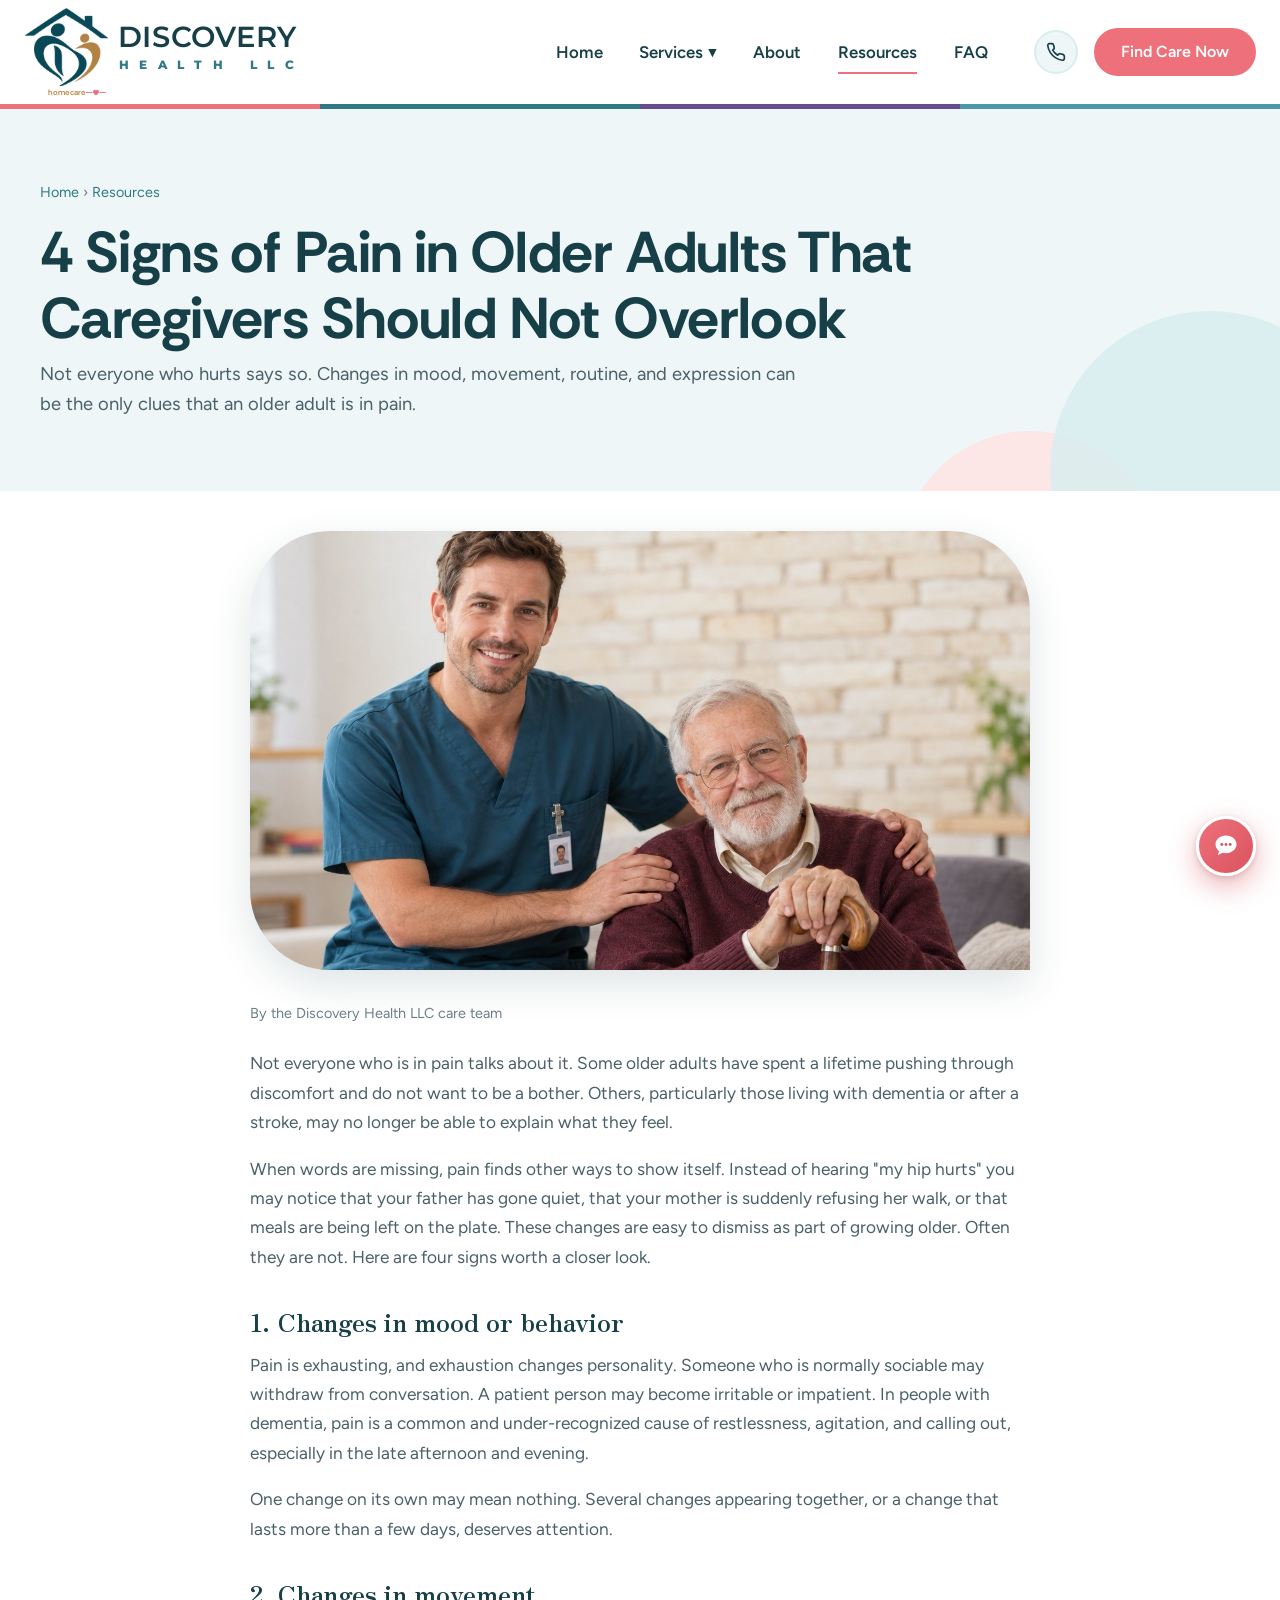
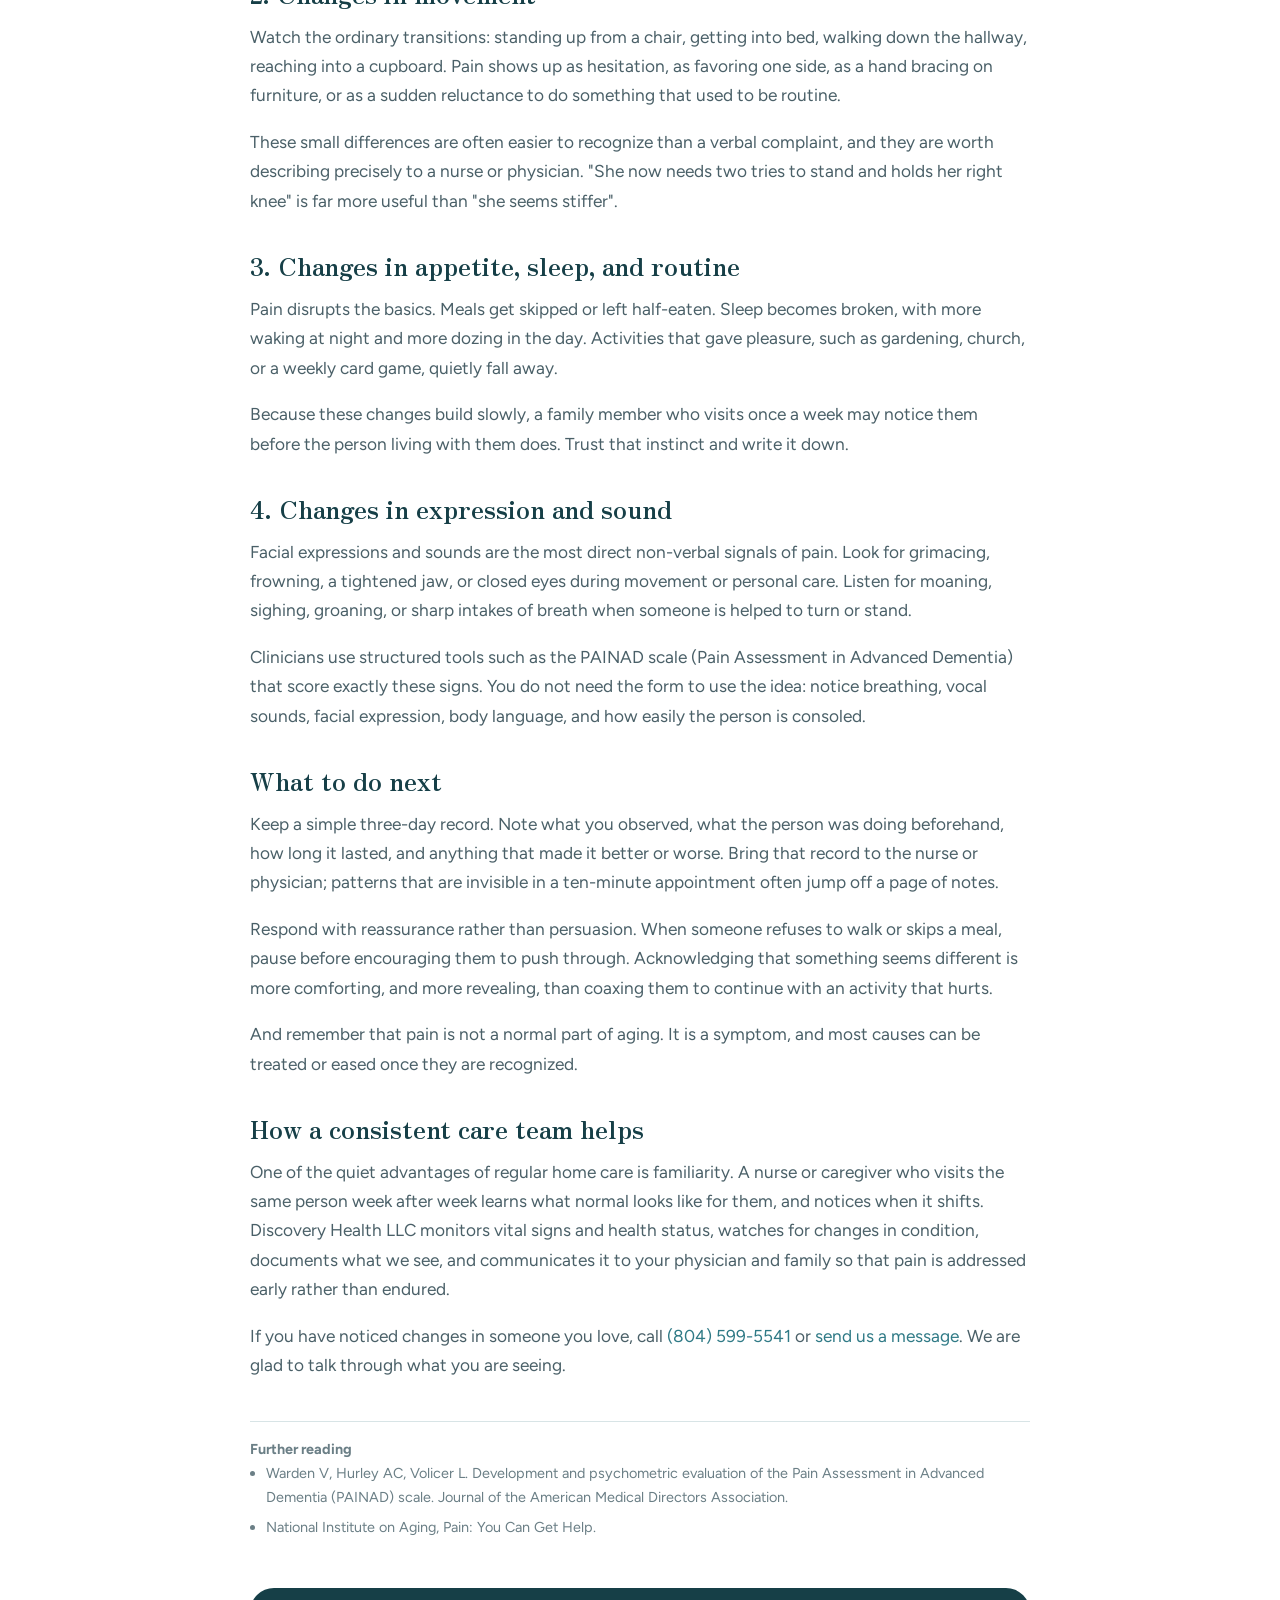
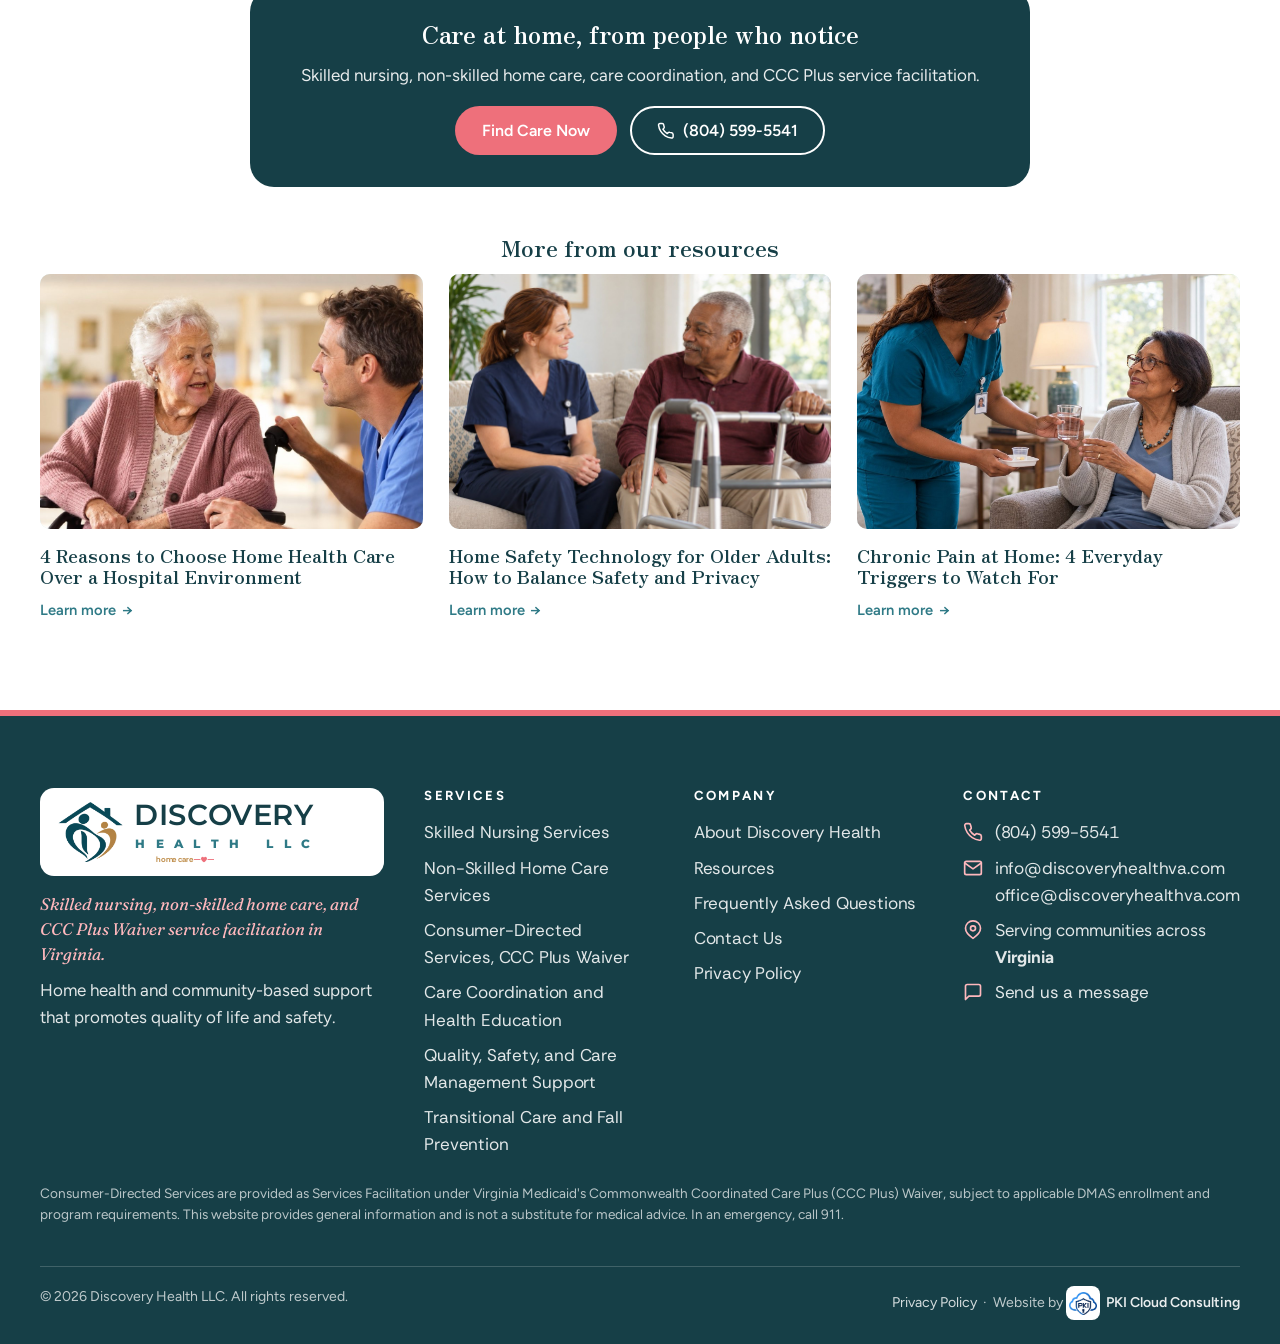
<file: resources/4-signs-of-pain-in-older-adults/index.html>
<!DOCTYPE html>
<html lang="en">
<head>
<meta charset="utf-8">
<meta name="viewport" content="width=device-width, initial-scale=1, viewport-fit=cover">
<title>4 Signs of Pain in Older Adults That Caregivers Should Not Overlook | Discovery Health LLC</title>
<meta name="description" content="Not everyone who hurts says so. Changes in mood, movement, routine, and expression can be the only clues that an older adult is in pain.">
<link rel="canonical" href="https://www.discoveryhealthva.com/resources/4-signs-of-pain-in-older-adults/">
<meta property="og:type" content="website">
<meta property="og:site_name" content="Discovery Health LLC">
<meta property="og:title" content="4 Signs of Pain in Older Adults That Caregivers Should Not Overlook | Discovery Health LLC">
<meta property="og:description" content="Not everyone who hurts says so. Changes in mood, movement, routine, and expression can be the only clues that an older adult is in pain.">
<meta property="og:url" content="https://www.discoveryhealthva.com/resources/4-signs-of-pain-in-older-adults/">
<meta property="og:image" content="https://www.discoveryhealthva.com/assets/img/care-cane-brick-1.jpeg">
<meta name="twitter:card" content="summary_large_image">
<meta name="theme-color" content="#2f7a86">
<meta name="geo.region" content="US-VA">
<meta name="geo.placename" content="Virginia">
<meta name="ICBM" content="37.5407, -77.4360">
<link rel="icon" href="../../favicon.ico" sizes="any">
<link rel="icon" type="image/png" sizes="32x32" href="../../assets/img/favicon-32.png">
<link rel="icon" type="image/png" sizes="192x192" href="../../assets/img/favicon-192.png">
<link rel="apple-touch-icon" href="../../assets/img/apple-touch-icon.png">
<link rel="preconnect" href="https://fonts.googleapis.com"><link rel="preconnect" href="https://fonts.gstatic.com" crossorigin><link href="https://fonts.googleapis.com/css2?family=Figtree:wght@400;500;600;700;800&family=Caveat:wght@600&family=Fraunces:ital,opsz,wght@0,9..144,600;1,9..144,400;1,9..144,600&family=Rethink+Sans:wght@500;600;700&family=Nunito:wght@600;700;800;900&family=Nunito+Sans:opsz,wght@6..12,400;6..12,800&family=Syncopate:wght@700&family=Lexend+Exa:wght@700&family=Montserrat:wght@300;400;500;600;700;800&family=Crimson+Pro:wght@400;500;600&family=Zen+Antique+Soft&display=swap" rel="stylesheet">
<link rel="stylesheet" href="../../assets/css/dh.css?ver=dh-91">
<link rel="stylesheet" href="../../assets/chatbot/dh-chatbot.css?ver=dh-91">

</head>
<body data-page="resources">
<a class="skip" href="#main">Skip to content</a>
<header class="site-header">
  <div class="container header-row">
    <a class="brand" href="../../" aria-label="Discovery Health LLC home"><img class="brand-mark" src="../../assets/img/logo-mark.png" alt="" width="240" height="220"><span class="brand-text brand-v4"><span class="brand-word2"><span class="brand-wm-text privia" aria-label="Discovery Health LLC"><span class="w1" aria-hidden="true">Discovery</span><span class="w2" aria-hidden="true"><i>H</i><i>E</i><i>A</i><i>L</i><i>T</i><i>H</i><i class="gap"></i><i>L</i><i>L</i><i>C</i></span></span></span><span class="brand-hc2"><svg class="brand-pulse brand-pulse-l" viewBox="0 0 40 16" aria-hidden="true"><path d="M0 9h12l3-6 4 11 4-8 2 3h15" fill="none" stroke="currentColor" stroke-width="1.8" stroke-linecap="round" stroke-linejoin="round"/></svg><span>home care</span><svg class="brand-pulse brand-pulse-r" viewBox="0 0 40 16" aria-hidden="true"><path d="M0 9h12" fill="none" stroke="currentColor" stroke-width="1.8" stroke-linecap="round"/><path d="M20 14.5s-6-3.6-6-7.6a3.1 3.1 0 0 1 6-1.2 3.1 3.1 0 0 1 6 1.2c0 4-6 7.6-6 7.6z" fill="currentColor"/><path d="M28 9h12" fill="none" stroke="currentColor" stroke-width="1.8" stroke-linecap="round"/></svg></span></span></a>
    <nav class="site-nav" aria-label="Primary">
      <a class="nav-link" data-nav="home" href="../../">Home</a><div class="nav-item"><a class="nav-link" data-nav="services" href="../../services/">Services <span class="nav-caret" aria-hidden="true">&#9660;</span></a><button class="nav-sub-toggle" type="button" aria-label="Show services" aria-expanded="false"></button><div class="nav-drop"><a class="all" href="../../services/">All services</a><a href="../../services/#skilled-nursing">Skilled Nursing Services</a><a href="../../services/#home-care">Non-Skilled Home Care Services</a><a href="../../services/#consumer-directed">Consumer-Directed Services, CCC Plus Waiver</a><a href="../../services/#care-coordination">Care Coordination and Health Education</a><a href="../../services/#quality-safety">Quality, Safety, and Care Management Support</a><a href="../../services/#transitional-care">Transitional Care and Fall Prevention</a></div></div><a class="nav-link" data-nav="about" href="../../about/">About</a><a class="nav-link" data-nav="resources" href="../../resources/">Resources</a><a class="nav-link" data-nav="faq" href="../../faq/">FAQ</a>
      <div class="header-ctas">
        <a class="btn btn-phone" href="../../contact/" aria-label="Contact us" title="Contact us" data-nav="contact"><svg viewBox="0 0 24 24" fill="none" stroke="currentColor" stroke-width="2" stroke-linecap="round" stroke-linejoin="round" aria-hidden="true"><path d="M22 16.9v3a2 2 0 0 1-2.2 2 19.8 19.8 0 0 1-8.6-3.1 19.5 19.5 0 0 1-6-6A19.8 19.8 0 0 1 2.1 4.2 2 2 0 0 1 4.1 2h3a2 2 0 0 1 2 1.7c.1.9.4 1.8.7 2.7a2 2 0 0 1-.5 2.1L8 9.8a16 16 0 0 0 6 6l1.3-1.3a2 2 0 0 1 2.1-.4c.9.3 1.8.6 2.7.7a2 2 0 0 1 1.7 2z"/></svg><span class="label">Contact us</span></a>
        <a class="btn btn-primary" href="../../contact/">Find Care Now</a>
      </div>
    </nav>
    <button class="nav-burger" type="button" aria-label="Open menu" aria-expanded="false"><span></span><span></span><span></span></button>
  </div>
</header>
<main id="main">
<section class="page-hero"><div class="container">
  <p class="crumbs"><a href="../../">Home</a> &rsaquo; <a href="../../resources/">Resources</a></p>
  <h1 style="max-width:900px">4 Signs of Pain in Older Adults That Caregivers Should Not Overlook</h1>
  <p class="lede">Not everyone who hurts says so. Changes in mood, movement, routine, and expression can be the only clues that an older adult is in pain.</p>
</div></section>
<section class="section" style="padding-top:2.5rem">
  <div class="container">
    <article class="article">
      <div class="article-hero"><img src="../../assets/img/care-cane-brick-1.jpeg" alt="" style="object-position:center 30%" decoding="async"></div>
      <p class="article-meta">By the Discovery Health LLC care team</p>
      <div class="prose">
<p>Not everyone who is in pain talks about it. Some older adults have spent a lifetime pushing through discomfort and do not want to be a bother. Others, particularly those living with dementia or after a stroke, may no longer be able to explain what they feel.</p>
<p>When words are missing, pain finds other ways to show itself. Instead of hearing "my hip hurts" you may notice that your father has gone quiet, that your mother is suddenly refusing her walk, or that meals are being left on the plate. These changes are easy to dismiss as part of growing older. Often they are not. Here are four signs worth a closer look.</p>

<h2>1. Changes in mood or behavior</h2>
<p>Pain is exhausting, and exhaustion changes personality. Someone who is normally sociable may withdraw from conversation. A patient person may become irritable or impatient. In people with dementia, pain is a common and under-recognized cause of restlessness, agitation, and calling out, especially in the late afternoon and evening.</p>
<p>One change on its own may mean nothing. Several changes appearing together, or a change that lasts more than a few days, deserves attention.</p>

<h2>2. Changes in movement</h2>
<p>Watch the ordinary transitions: standing up from a chair, getting into bed, walking down the hallway, reaching into a cupboard. Pain shows up as hesitation, as favoring one side, as a hand bracing on furniture, or as a sudden reluctance to do something that used to be routine.</p>
<p>These small differences are often easier to recognize than a verbal complaint, and they are worth describing precisely to a nurse or physician. "She now needs two tries to stand and holds her right knee" is far more useful than "she seems stiffer".</p>

<h2>3. Changes in appetite, sleep, and routine</h2>
<p>Pain disrupts the basics. Meals get skipped or left half-eaten. Sleep becomes broken, with more waking at night and more dozing in the day. Activities that gave pleasure, such as gardening, church, or a weekly card game, quietly fall away.</p>
<p>Because these changes build slowly, a family member who visits once a week may notice them before the person living with them does. Trust that instinct and write it down.</p>

<h2>4. Changes in expression and sound</h2>
<p>Facial expressions and sounds are the most direct non-verbal signals of pain. Look for grimacing, frowning, a tightened jaw, or closed eyes during movement or personal care. Listen for moaning, sighing, groaning, or sharp intakes of breath when someone is helped to turn or stand.</p>
<p>Clinicians use structured tools such as the PAINAD scale (Pain Assessment in Advanced Dementia) that score exactly these signs. You do not need the form to use the idea: notice breathing, vocal sounds, facial expression, body language, and how easily the person is consoled.</p>

<h2>What to do next</h2>
<p>Keep a simple three-day record. Note what you observed, what the person was doing beforehand, how long it lasted, and anything that made it better or worse. Bring that record to the nurse or physician; patterns that are invisible in a ten-minute appointment often jump off a page of notes.</p>
<p>Respond with reassurance rather than persuasion. When someone refuses to walk or skips a meal, pause before encouraging them to push through. Acknowledging that something seems different is more comforting, and more revealing, than coaxing them to continue with an activity that hurts.</p>
<p>And remember that pain is not a normal part of aging. It is a symptom, and most causes can be treated or eased once they are recognized.</p>

<h2>How a consistent care team helps</h2>
<p>One of the quiet advantages of regular home care is familiarity. A nurse or caregiver who visits the same person week after week learns what normal looks like for them, and notices when it shifts. Discovery Health LLC monitors vital signs and health status, watches for changes in condition, documents what we see, and communicates it to your physician and family so that pain is addressed early rather than endured.</p>
<p>If you have noticed changes in someone you love, call <a href="tel:+18045995541">(804) 599-5541</a> or <a href="../../contact/">send us a message</a>. We are glad to talk through what you are seeing.</p>

<div class="sources"><strong>Further reading</strong>
<ul>
<li>Warden V, Hurley AC, Volicer L. Development and psychometric evaluation of the Pain Assessment in Advanced Dementia (PAINAD) scale. Journal of the American Medical Directors Association.</li>
<li>National Institute on Aging, Pain: You Can Get Help.</li>
</ul></div>
</div>
      <div class="article-cta">
        <h2>Care at home, from people who notice</h2>
        <p>Skilled nursing, non-skilled home care, care coordination, and CCC Plus service facilitation.</p>
        <div class="btn-row" style="justify-content:center"><a class="btn btn-primary" href="../../contact/">Find Care Now</a><a class="btn btn-ghost" href="tel:+18045995541"><svg viewBox="0 0 24 24" fill="none" stroke="currentColor" stroke-width="2" stroke-linecap="round" stroke-linejoin="round" aria-hidden="true"><path d="M22 16.9v3a2 2 0 0 1-2.2 2 19.8 19.8 0 0 1-8.6-3.1 19.5 19.5 0 0 1-6-6A19.8 19.8 0 0 1 2.1 4.2 2 2 0 0 1 4.1 2h3a2 2 0 0 1 2 1.7c.1.9.4 1.8.7 2.7a2 2 0 0 1-.5 2.1L8 9.8a16 16 0 0 0 6 6l1.3-1.3a2 2 0 0 1 2.1-.4c.9.3 1.8.6 2.7.7a2 2 0 0 1 1.7 2z"/></svg> (804) 599-5541</a></div>
      </div>
    </article>
    <div class="more-reading">
      <h2>More from our resources</h2>
      <div class="res-grid"><a class="res-card reveal" href="../../resources/4-reasons-to-choose-home-health-care/">
  <span class="res-photo"><img src="../../assets/img/care-wheelchair-1.jpeg" alt="" style="object-position:center 30%" loading="lazy" decoding="async"></span>
  <h3>4 Reasons to Choose Home Health Care Over a Hospital Environment</h3>
  <p>After a hospital stay or surgery, many families assume a facility is the safest place to recover. For many people, home is the better choice. Here is why.</p>
  <span class="link-more">Learn more</span>
</a>
<a class="res-card reveal" href="../../resources/home-safety-technology-safety-and-privacy/">
  <span class="res-photo"><img src="../../assets/img/care-walker-sofa-1.jpeg" alt="" style="object-position:center 35%" loading="lazy" decoding="async"></span>
  <h3>Home Safety Technology for Older Adults: How to Balance Safety and Privacy</h3>
  <p>Cameras, sensors, and alert devices can bring peace of mind, but every tool costs some privacy. A practical way to choose the right amount of monitoring.</p>
  <span class="link-more">Learn more</span>
</a>
<a class="res-card reveal" href="../../resources/chronic-pain-at-home-4-everyday-triggers/">
  <span class="res-photo"><img src="../../assets/img/care-water-glass-1.jpeg" alt="" style="object-position:center 35%" loading="lazy" decoding="async"></span>
  <h3>Chronic Pain at Home: 4 Everyday Triggers to Watch For</h3>
  <p>Medication and medical care matter, but so do the chair, the room temperature, the night's sleep, and the hundred small reaches of an ordinary day.</p>
  <span class="link-more">Learn more</span>
</a></div>
    </div>
  </div>
</section>
</main>
<footer class="site-footer">
  <div class="container">
    <div class="footer-grid">
      <div class="footer-brand">
        <div class="logo-card brand"><img class="brand-mark" src="../../assets/img/logo-mark.png" alt="" width="240" height="220"><span class="brand-text brand-v4"><span class="brand-word2"><span class="brand-wm-text privia" aria-label="Discovery Health LLC"><span class="w1" aria-hidden="true">Discovery</span><span class="w2" aria-hidden="true"><i>H</i><i>E</i><i>A</i><i>L</i><i>T</i><i>H</i><i class="gap"></i><i>L</i><i>L</i><i>C</i></span></span></span><span class="brand-hc2"><svg class="brand-pulse brand-pulse-l" viewBox="0 0 40 16" aria-hidden="true"><path d="M0 9h12l3-6 4 11 4-8 2 3h15" fill="none" stroke="currentColor" stroke-width="1.8" stroke-linecap="round" stroke-linejoin="round"/></svg><span>home care</span><svg class="brand-pulse brand-pulse-r" viewBox="0 0 40 16" aria-hidden="true"><path d="M0 9h12" fill="none" stroke="currentColor" stroke-width="1.8" stroke-linecap="round"/><path d="M20 14.5s-6-3.6-6-7.6a3.1 3.1 0 0 1 6-1.2 3.1 3.1 0 0 1 6 1.2c0 4-6 7.6-6 7.6z" fill="currentColor"/><path d="M28 9h12" fill="none" stroke="currentColor" stroke-width="1.8" stroke-linecap="round"/></svg></span></span></div>
        <p class="footer-services">Skilled nursing, non-skilled home care, and CCC Plus Waiver service facilitation in Virginia.</p>
        <p>Home health and community-based support that promotes quality of life and safety.</p>
      </div>
      <div>
        <h4>Services</h4>
        <ul><li><a href="../../services/#skilled-nursing">Skilled Nursing Services</a></li><li><a href="../../services/#home-care">Non-Skilled Home Care Services</a></li><li><a href="../../services/#consumer-directed">Consumer-Directed Services, CCC Plus Waiver</a></li><li><a href="../../services/#care-coordination">Care Coordination and Health Education</a></li><li><a href="../../services/#quality-safety">Quality, Safety, and Care Management Support</a></li><li><a href="../../services/#transitional-care">Transitional Care and Fall Prevention</a></li></ul>
      </div>
      <div>
        <h4>Company</h4>
        <ul>
          <li><a href="../../about/">About Discovery Health</a></li>
          <li><a href="../../resources/">Resources</a></li>
          <li><a href="../../faq/">Frequently Asked Questions</a></li>
          <li><a href="../../contact/">Contact Us</a></li>
          <li><a href="../../privacy-policy/">Privacy Policy</a></li>
        </ul>
      </div>
      <div>
        <h4>Contact</h4>
        <ul class="footer-contact">
          <li><svg viewBox="0 0 24 24" fill="none" stroke="currentColor" stroke-width="2" stroke-linecap="round" stroke-linejoin="round" aria-hidden="true"><path d="M22 16.9v3a2 2 0 0 1-2.2 2 19.8 19.8 0 0 1-8.6-3.1 19.5 19.5 0 0 1-6-6A19.8 19.8 0 0 1 2.1 4.2 2 2 0 0 1 4.1 2h3a2 2 0 0 1 2 1.7c.1.9.4 1.8.7 2.7a2 2 0 0 1-.5 2.1L8 9.8a16 16 0 0 0 6 6l1.3-1.3a2 2 0 0 1 2.1-.4c.9.3 1.8.6 2.7.7a2 2 0 0 1 1.7 2z"/></svg><a href="tel:+18045995541">(804) 599-5541</a></li>
          <li><svg viewBox="0 0 24 24" fill="none" stroke="currentColor" stroke-width="2" stroke-linecap="round" stroke-linejoin="round" aria-hidden="true"><rect x="2" y="4" width="20" height="16" rx="2"/><path d="m22 6-10 7L2 6"/></svg><span><a href="mailto:info@discoveryhealthva.com">info@discoveryhealthva.com</a><br><a href="mailto:office@discoveryhealthva.com">office@discoveryhealthva.com</a></span></li>
          <li><svg viewBox="0 0 24 24" fill="none" stroke="currentColor" stroke-width="2" stroke-linecap="round" stroke-linejoin="round" aria-hidden="true"><path d="M21 10c0 6-9 12-9 12s-9-6-9-12a9 9 0 0 1 18 0z"/><circle cx="12" cy="10" r="3"/></svg><span>Serving communities across <strong>Virginia</strong></span></li>
          <li><svg viewBox="0 0 24 24" fill="none" stroke="currentColor" stroke-width="2" stroke-linecap="round" stroke-linejoin="round" aria-hidden="true"><path d="M21 15a2 2 0 0 1-2 2H7l-4 4V5a2 2 0 0 1 2-2h14a2 2 0 0 1 2 2z"/></svg><a href="../../contact/">Send us a message</a></li>
        </ul>
      </div>
    </div>
    <p class="footer-disclaimer">Consumer-Directed Services are provided as Services Facilitation under Virginia Medicaid's Commonwealth Coordinated Care Plus (CCC Plus) Waiver, subject to applicable DMAS enrollment and program requirements. This website provides general information and is not a substitute for medical advice. In an emergency, call 911.</p>
    <div class="footer-bottom">
      <span>&copy; 2026 Discovery Health LLC. All rights reserved.</span>
      <span><a href="../../privacy-policy/">Privacy Policy</a> &nbsp;&middot;&nbsp; Website by <a class="pki-link" href="https://pkicloudconsulting.com" target="_blank" rel="noopener"><img src="../../assets/img/pki-mark.png" alt="" width="20" height="20">PKI Cloud Consulting</a></span>
    </div>
  </div>
</footer>
<script src="../../assets/js/dh.js?ver=dh-91"></script>
<script src="../../assets/chatbot/dh-chatbot.js?ver=dh-91" defer></script>
</body>
</html>
</file>
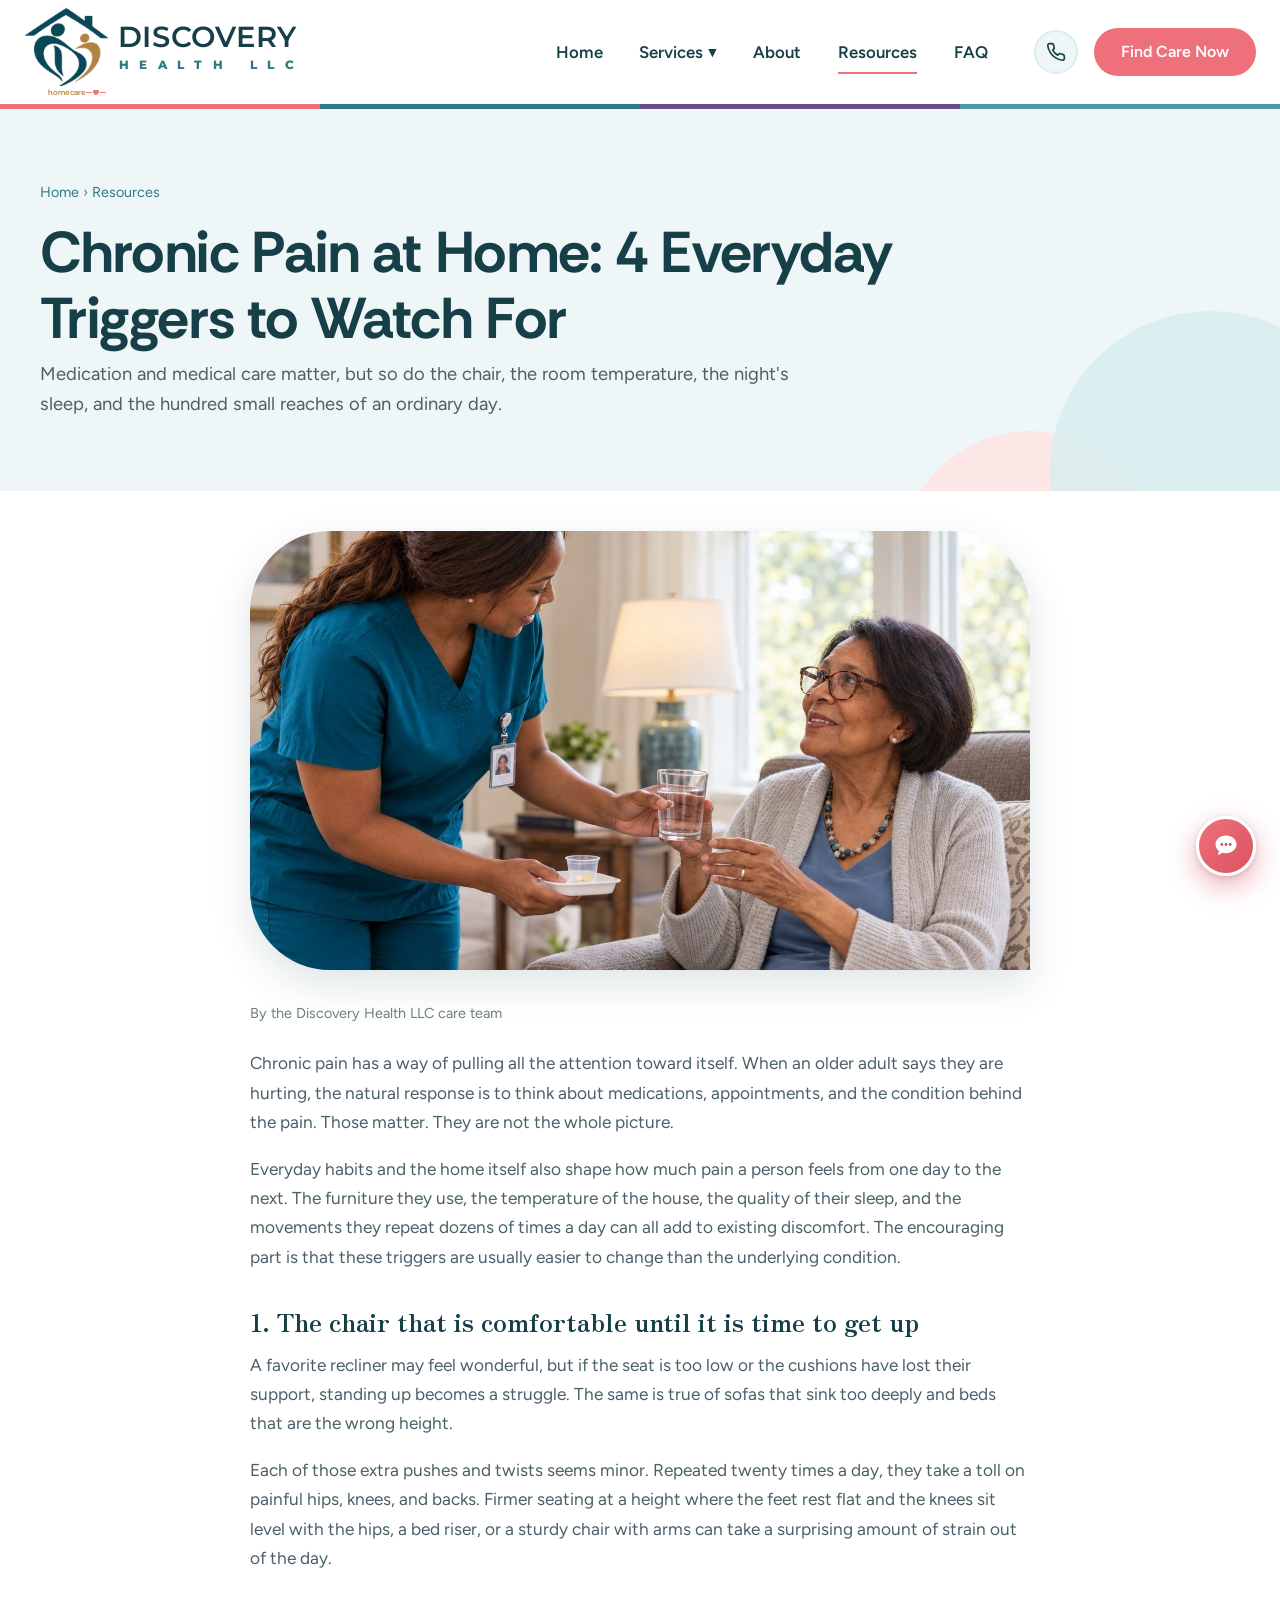
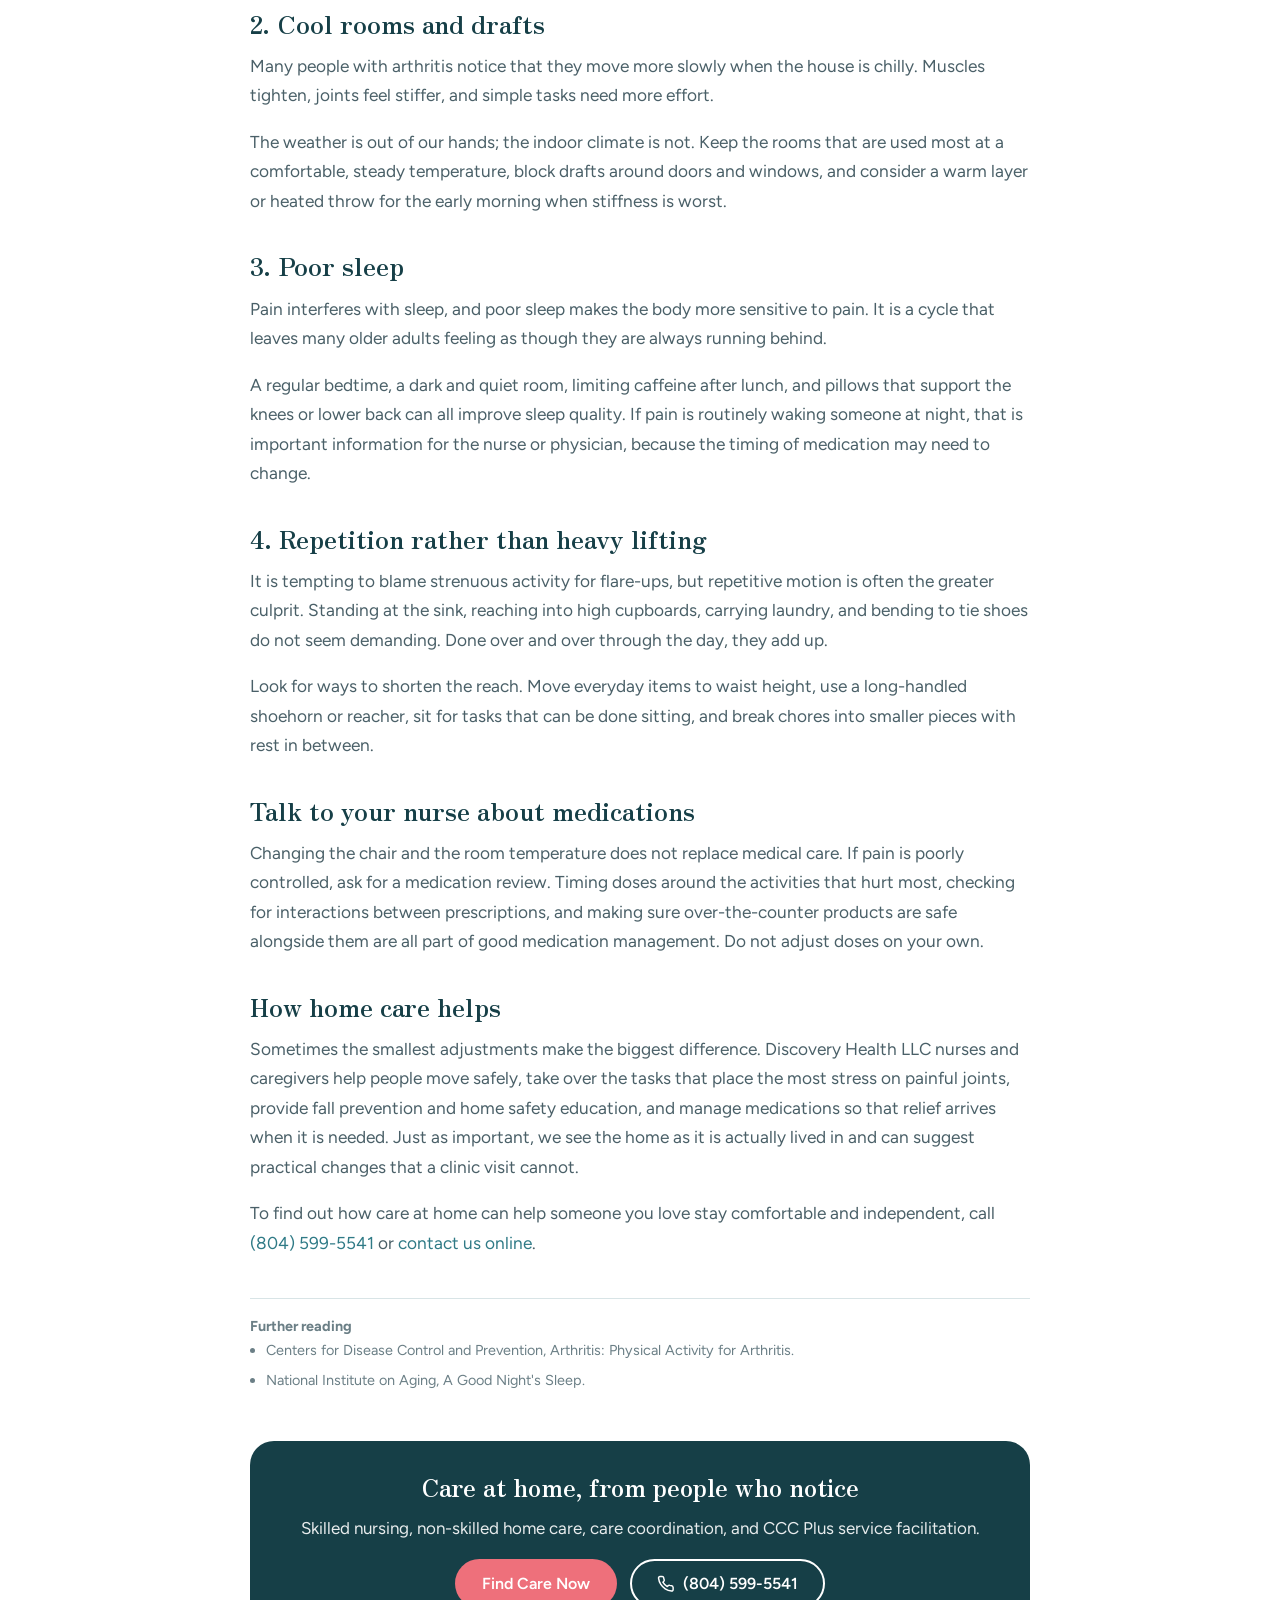
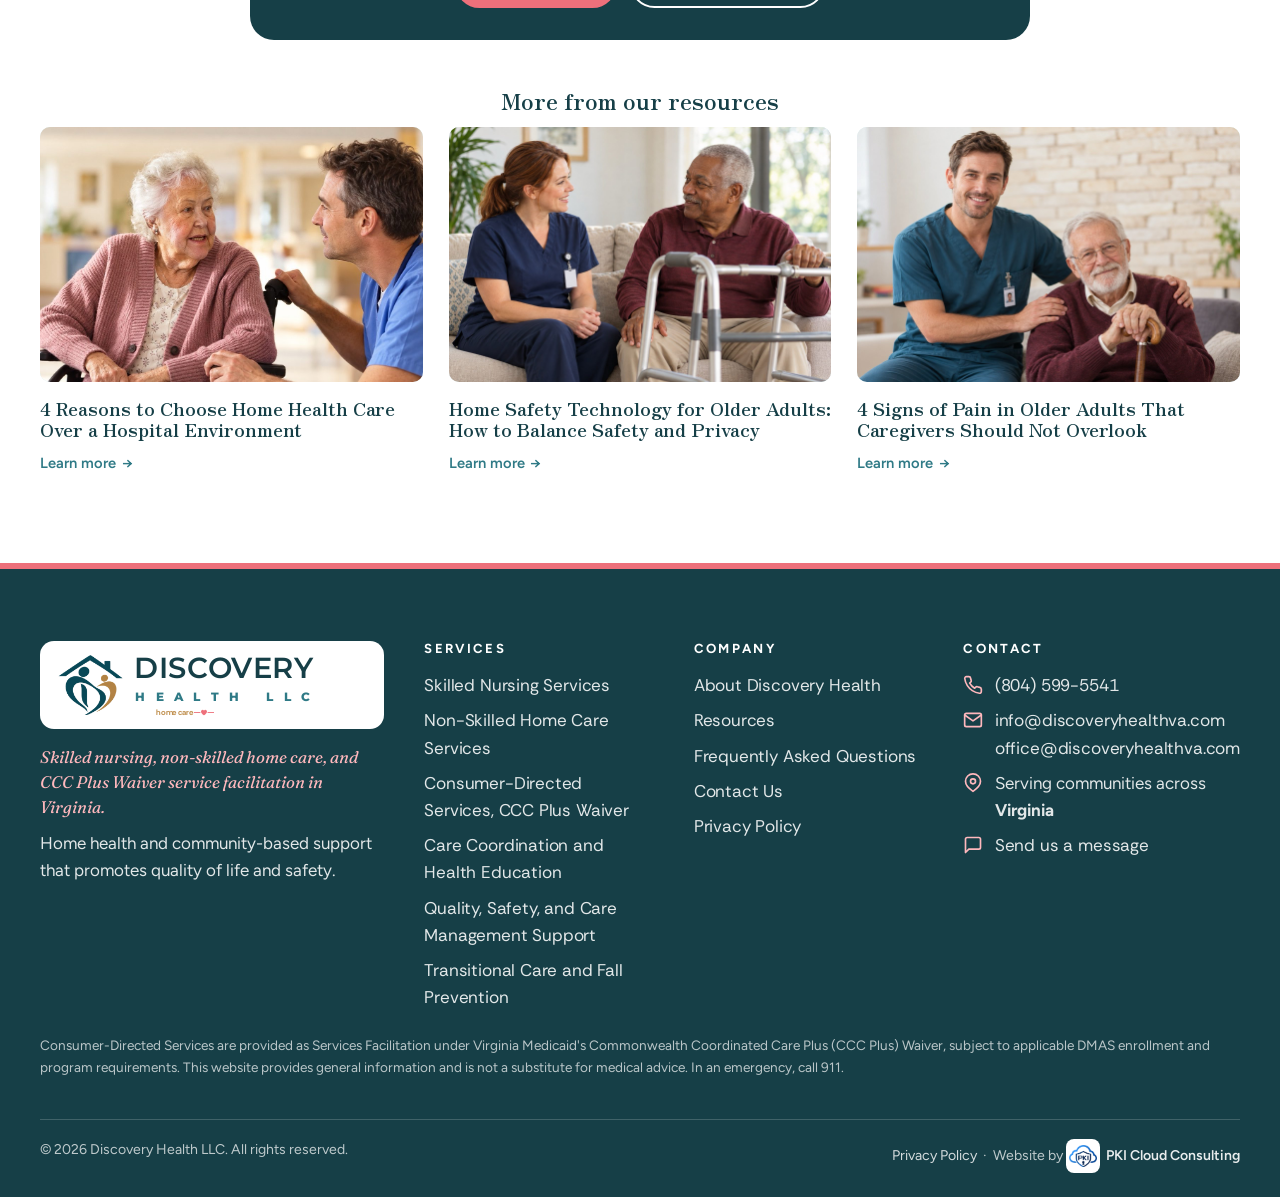
<file: resources/chronic-pain-at-home-4-everyday-triggers/index.html>
<!DOCTYPE html>
<html lang="en">
<head>
<meta charset="utf-8">
<meta name="viewport" content="width=device-width, initial-scale=1, viewport-fit=cover">
<title>Chronic Pain at Home: 4 Everyday Triggers to Watch For | Discovery Health LLC</title>
<meta name="description" content="Medication and medical care matter, but so do the chair, the room temperature, the night's sleep, and the hundred small reaches of an ordinary day.">
<link rel="canonical" href="https://www.discoveryhealthva.com/resources/chronic-pain-at-home-4-everyday-triggers/">
<meta property="og:type" content="website">
<meta property="og:site_name" content="Discovery Health LLC">
<meta property="og:title" content="Chronic Pain at Home: 4 Everyday Triggers to Watch For | Discovery Health LLC">
<meta property="og:description" content="Medication and medical care matter, but so do the chair, the room temperature, the night's sleep, and the hundred small reaches of an ordinary day.">
<meta property="og:url" content="https://www.discoveryhealthva.com/resources/chronic-pain-at-home-4-everyday-triggers/">
<meta property="og:image" content="https://www.discoveryhealthva.com/assets/img/care-water-glass-1.jpeg">
<meta name="twitter:card" content="summary_large_image">
<meta name="theme-color" content="#2f7a86">
<meta name="geo.region" content="US-VA">
<meta name="geo.placename" content="Virginia">
<meta name="ICBM" content="37.5407, -77.4360">
<link rel="icon" href="../../favicon.ico" sizes="any">
<link rel="icon" type="image/png" sizes="32x32" href="../../assets/img/favicon-32.png">
<link rel="icon" type="image/png" sizes="192x192" href="../../assets/img/favicon-192.png">
<link rel="apple-touch-icon" href="../../assets/img/apple-touch-icon.png">
<link rel="preconnect" href="https://fonts.googleapis.com"><link rel="preconnect" href="https://fonts.gstatic.com" crossorigin><link href="https://fonts.googleapis.com/css2?family=Figtree:wght@400;500;600;700;800&family=Caveat:wght@600&family=Fraunces:ital,opsz,wght@0,9..144,600;1,9..144,400;1,9..144,600&family=Rethink+Sans:wght@500;600;700&family=Nunito:wght@600;700;800;900&family=Nunito+Sans:opsz,wght@6..12,400;6..12,800&family=Syncopate:wght@700&family=Lexend+Exa:wght@700&family=Montserrat:wght@300;400;500;600;700;800&family=Crimson+Pro:wght@400;500;600&family=Zen+Antique+Soft&display=swap" rel="stylesheet">
<link rel="stylesheet" href="../../assets/css/dh.css?ver=dh-91">
<link rel="stylesheet" href="../../assets/chatbot/dh-chatbot.css?ver=dh-91">

</head>
<body data-page="resources">
<a class="skip" href="#main">Skip to content</a>
<header class="site-header">
  <div class="container header-row">
    <a class="brand" href="../../" aria-label="Discovery Health LLC home"><img class="brand-mark" src="../../assets/img/logo-mark.png" alt="" width="240" height="220"><span class="brand-text brand-v4"><span class="brand-word2"><span class="brand-wm-text privia" aria-label="Discovery Health LLC"><span class="w1" aria-hidden="true">Discovery</span><span class="w2" aria-hidden="true"><i>H</i><i>E</i><i>A</i><i>L</i><i>T</i><i>H</i><i class="gap"></i><i>L</i><i>L</i><i>C</i></span></span></span><span class="brand-hc2"><svg class="brand-pulse brand-pulse-l" viewBox="0 0 40 16" aria-hidden="true"><path d="M0 9h12l3-6 4 11 4-8 2 3h15" fill="none" stroke="currentColor" stroke-width="1.8" stroke-linecap="round" stroke-linejoin="round"/></svg><span>home care</span><svg class="brand-pulse brand-pulse-r" viewBox="0 0 40 16" aria-hidden="true"><path d="M0 9h12" fill="none" stroke="currentColor" stroke-width="1.8" stroke-linecap="round"/><path d="M20 14.5s-6-3.6-6-7.6a3.1 3.1 0 0 1 6-1.2 3.1 3.1 0 0 1 6 1.2c0 4-6 7.6-6 7.6z" fill="currentColor"/><path d="M28 9h12" fill="none" stroke="currentColor" stroke-width="1.8" stroke-linecap="round"/></svg></span></span></a>
    <nav class="site-nav" aria-label="Primary">
      <a class="nav-link" data-nav="home" href="../../">Home</a><div class="nav-item"><a class="nav-link" data-nav="services" href="../../services/">Services <span class="nav-caret" aria-hidden="true">&#9660;</span></a><button class="nav-sub-toggle" type="button" aria-label="Show services" aria-expanded="false"></button><div class="nav-drop"><a class="all" href="../../services/">All services</a><a href="../../services/#skilled-nursing">Skilled Nursing Services</a><a href="../../services/#home-care">Non-Skilled Home Care Services</a><a href="../../services/#consumer-directed">Consumer-Directed Services, CCC Plus Waiver</a><a href="../../services/#care-coordination">Care Coordination and Health Education</a><a href="../../services/#quality-safety">Quality, Safety, and Care Management Support</a><a href="../../services/#transitional-care">Transitional Care and Fall Prevention</a></div></div><a class="nav-link" data-nav="about" href="../../about/">About</a><a class="nav-link" data-nav="resources" href="../../resources/">Resources</a><a class="nav-link" data-nav="faq" href="../../faq/">FAQ</a>
      <div class="header-ctas">
        <a class="btn btn-phone" href="../../contact/" aria-label="Contact us" title="Contact us" data-nav="contact"><svg viewBox="0 0 24 24" fill="none" stroke="currentColor" stroke-width="2" stroke-linecap="round" stroke-linejoin="round" aria-hidden="true"><path d="M22 16.9v3a2 2 0 0 1-2.2 2 19.8 19.8 0 0 1-8.6-3.1 19.5 19.5 0 0 1-6-6A19.8 19.8 0 0 1 2.1 4.2 2 2 0 0 1 4.1 2h3a2 2 0 0 1 2 1.7c.1.9.4 1.8.7 2.7a2 2 0 0 1-.5 2.1L8 9.8a16 16 0 0 0 6 6l1.3-1.3a2 2 0 0 1 2.1-.4c.9.3 1.8.6 2.7.7a2 2 0 0 1 1.7 2z"/></svg><span class="label">Contact us</span></a>
        <a class="btn btn-primary" href="../../contact/">Find Care Now</a>
      </div>
    </nav>
    <button class="nav-burger" type="button" aria-label="Open menu" aria-expanded="false"><span></span><span></span><span></span></button>
  </div>
</header>
<main id="main">
<section class="page-hero"><div class="container">
  <p class="crumbs"><a href="../../">Home</a> &rsaquo; <a href="../../resources/">Resources</a></p>
  <h1 style="max-width:900px">Chronic Pain at Home: 4 Everyday Triggers to Watch For</h1>
  <p class="lede">Medication and medical care matter, but so do the chair, the room temperature, the night's sleep, and the hundred small reaches of an ordinary day.</p>
</div></section>
<section class="section" style="padding-top:2.5rem">
  <div class="container">
    <article class="article">
      <div class="article-hero"><img src="../../assets/img/care-water-glass-1.jpeg" alt="" style="object-position:center 35%" decoding="async"></div>
      <p class="article-meta">By the Discovery Health LLC care team</p>
      <div class="prose">
<p>Chronic pain has a way of pulling all the attention toward itself. When an older adult says they are hurting, the natural response is to think about medications, appointments, and the condition behind the pain. Those matter. They are not the whole picture.</p>
<p>Everyday habits and the home itself also shape how much pain a person feels from one day to the next. The furniture they use, the temperature of the house, the quality of their sleep, and the movements they repeat dozens of times a day can all add to existing discomfort. The encouraging part is that these triggers are usually easier to change than the underlying condition.</p>

<h2>1. The chair that is comfortable until it is time to get up</h2>
<p>A favorite recliner may feel wonderful, but if the seat is too low or the cushions have lost their support, standing up becomes a struggle. The same is true of sofas that sink too deeply and beds that are the wrong height.</p>
<p>Each of those extra pushes and twists seems minor. Repeated twenty times a day, they take a toll on painful hips, knees, and backs. Firmer seating at a height where the feet rest flat and the knees sit level with the hips, a bed riser, or a sturdy chair with arms can take a surprising amount of strain out of the day.</p>

<h2>2. Cool rooms and drafts</h2>
<p>Many people with arthritis notice that they move more slowly when the house is chilly. Muscles tighten, joints feel stiffer, and simple tasks need more effort.</p>
<p>The weather is out of our hands; the indoor climate is not. Keep the rooms that are used most at a comfortable, steady temperature, block drafts around doors and windows, and consider a warm layer or heated throw for the early morning when stiffness is worst.</p>

<h2>3. Poor sleep</h2>
<p>Pain interferes with sleep, and poor sleep makes the body more sensitive to pain. It is a cycle that leaves many older adults feeling as though they are always running behind.</p>
<p>A regular bedtime, a dark and quiet room, limiting caffeine after lunch, and pillows that support the knees or lower back can all improve sleep quality. If pain is routinely waking someone at night, that is important information for the nurse or physician, because the timing of medication may need to change.</p>

<h2>4. Repetition rather than heavy lifting</h2>
<p>It is tempting to blame strenuous activity for flare-ups, but repetitive motion is often the greater culprit. Standing at the sink, reaching into high cupboards, carrying laundry, and bending to tie shoes do not seem demanding. Done over and over through the day, they add up.</p>
<p>Look for ways to shorten the reach. Move everyday items to waist height, use a long-handled shoehorn or reacher, sit for tasks that can be done sitting, and break chores into smaller pieces with rest in between.</p>

<h2>Talk to your nurse about medications</h2>
<p>Changing the chair and the room temperature does not replace medical care. If pain is poorly controlled, ask for a medication review. Timing doses around the activities that hurt most, checking for interactions between prescriptions, and making sure over-the-counter products are safe alongside them are all part of good medication management. Do not adjust doses on your own.</p>

<h2>How home care helps</h2>
<p>Sometimes the smallest adjustments make the biggest difference. Discovery Health LLC nurses and caregivers help people move safely, take over the tasks that place the most stress on painful joints, provide fall prevention and home safety education, and manage medications so that relief arrives when it is needed. Just as important, we see the home as it is actually lived in and can suggest practical changes that a clinic visit cannot.</p>
<p>To find out how care at home can help someone you love stay comfortable and independent, call <a href="tel:+18045995541">(804) 599-5541</a> or <a href="../../contact/">contact us online</a>.</p>

<div class="sources"><strong>Further reading</strong>
<ul>
<li>Centers for Disease Control and Prevention, Arthritis: Physical Activity for Arthritis.</li>
<li>National Institute on Aging, A Good Night's Sleep.</li>
</ul></div>
</div>
      <div class="article-cta">
        <h2>Care at home, from people who notice</h2>
        <p>Skilled nursing, non-skilled home care, care coordination, and CCC Plus service facilitation.</p>
        <div class="btn-row" style="justify-content:center"><a class="btn btn-primary" href="../../contact/">Find Care Now</a><a class="btn btn-ghost" href="tel:+18045995541"><svg viewBox="0 0 24 24" fill="none" stroke="currentColor" stroke-width="2" stroke-linecap="round" stroke-linejoin="round" aria-hidden="true"><path d="M22 16.9v3a2 2 0 0 1-2.2 2 19.8 19.8 0 0 1-8.6-3.1 19.5 19.5 0 0 1-6-6A19.8 19.8 0 0 1 2.1 4.2 2 2 0 0 1 4.1 2h3a2 2 0 0 1 2 1.7c.1.9.4 1.8.7 2.7a2 2 0 0 1-.5 2.1L8 9.8a16 16 0 0 0 6 6l1.3-1.3a2 2 0 0 1 2.1-.4c.9.3 1.8.6 2.7.7a2 2 0 0 1 1.7 2z"/></svg> (804) 599-5541</a></div>
      </div>
    </article>
    <div class="more-reading">
      <h2>More from our resources</h2>
      <div class="res-grid"><a class="res-card reveal" href="../../resources/4-reasons-to-choose-home-health-care/">
  <span class="res-photo"><img src="../../assets/img/care-wheelchair-1.jpeg" alt="" style="object-position:center 30%" loading="lazy" decoding="async"></span>
  <h3>4 Reasons to Choose Home Health Care Over a Hospital Environment</h3>
  <p>After a hospital stay or surgery, many families assume a facility is the safest place to recover. For many people, home is the better choice. Here is why.</p>
  <span class="link-more">Learn more</span>
</a>
<a class="res-card reveal" href="../../resources/home-safety-technology-safety-and-privacy/">
  <span class="res-photo"><img src="../../assets/img/care-walker-sofa-1.jpeg" alt="" style="object-position:center 35%" loading="lazy" decoding="async"></span>
  <h3>Home Safety Technology for Older Adults: How to Balance Safety and Privacy</h3>
  <p>Cameras, sensors, and alert devices can bring peace of mind, but every tool costs some privacy. A practical way to choose the right amount of monitoring.</p>
  <span class="link-more">Learn more</span>
</a>
<a class="res-card reveal" href="../../resources/4-signs-of-pain-in-older-adults/">
  <span class="res-photo"><img src="../../assets/img/care-cane-brick-1.jpeg" alt="" style="object-position:center 30%" loading="lazy" decoding="async"></span>
  <h3>4 Signs of Pain in Older Adults That Caregivers Should Not Overlook</h3>
  <p>Not everyone who hurts says so. Changes in mood, movement, routine, and expression can be the only clues that an older adult is in pain.</p>
  <span class="link-more">Learn more</span>
</a></div>
    </div>
  </div>
</section>
</main>
<footer class="site-footer">
  <div class="container">
    <div class="footer-grid">
      <div class="footer-brand">
        <div class="logo-card brand"><img class="brand-mark" src="../../assets/img/logo-mark.png" alt="" width="240" height="220"><span class="brand-text brand-v4"><span class="brand-word2"><span class="brand-wm-text privia" aria-label="Discovery Health LLC"><span class="w1" aria-hidden="true">Discovery</span><span class="w2" aria-hidden="true"><i>H</i><i>E</i><i>A</i><i>L</i><i>T</i><i>H</i><i class="gap"></i><i>L</i><i>L</i><i>C</i></span></span></span><span class="brand-hc2"><svg class="brand-pulse brand-pulse-l" viewBox="0 0 40 16" aria-hidden="true"><path d="M0 9h12l3-6 4 11 4-8 2 3h15" fill="none" stroke="currentColor" stroke-width="1.8" stroke-linecap="round" stroke-linejoin="round"/></svg><span>home care</span><svg class="brand-pulse brand-pulse-r" viewBox="0 0 40 16" aria-hidden="true"><path d="M0 9h12" fill="none" stroke="currentColor" stroke-width="1.8" stroke-linecap="round"/><path d="M20 14.5s-6-3.6-6-7.6a3.1 3.1 0 0 1 6-1.2 3.1 3.1 0 0 1 6 1.2c0 4-6 7.6-6 7.6z" fill="currentColor"/><path d="M28 9h12" fill="none" stroke="currentColor" stroke-width="1.8" stroke-linecap="round"/></svg></span></span></div>
        <p class="footer-services">Skilled nursing, non-skilled home care, and CCC Plus Waiver service facilitation in Virginia.</p>
        <p>Home health and community-based support that promotes quality of life and safety.</p>
      </div>
      <div>
        <h4>Services</h4>
        <ul><li><a href="../../services/#skilled-nursing">Skilled Nursing Services</a></li><li><a href="../../services/#home-care">Non-Skilled Home Care Services</a></li><li><a href="../../services/#consumer-directed">Consumer-Directed Services, CCC Plus Waiver</a></li><li><a href="../../services/#care-coordination">Care Coordination and Health Education</a></li><li><a href="../../services/#quality-safety">Quality, Safety, and Care Management Support</a></li><li><a href="../../services/#transitional-care">Transitional Care and Fall Prevention</a></li></ul>
      </div>
      <div>
        <h4>Company</h4>
        <ul>
          <li><a href="../../about/">About Discovery Health</a></li>
          <li><a href="../../resources/">Resources</a></li>
          <li><a href="../../faq/">Frequently Asked Questions</a></li>
          <li><a href="../../contact/">Contact Us</a></li>
          <li><a href="../../privacy-policy/">Privacy Policy</a></li>
        </ul>
      </div>
      <div>
        <h4>Contact</h4>
        <ul class="footer-contact">
          <li><svg viewBox="0 0 24 24" fill="none" stroke="currentColor" stroke-width="2" stroke-linecap="round" stroke-linejoin="round" aria-hidden="true"><path d="M22 16.9v3a2 2 0 0 1-2.2 2 19.8 19.8 0 0 1-8.6-3.1 19.5 19.5 0 0 1-6-6A19.8 19.8 0 0 1 2.1 4.2 2 2 0 0 1 4.1 2h3a2 2 0 0 1 2 1.7c.1.9.4 1.8.7 2.7a2 2 0 0 1-.5 2.1L8 9.8a16 16 0 0 0 6 6l1.3-1.3a2 2 0 0 1 2.1-.4c.9.3 1.8.6 2.7.7a2 2 0 0 1 1.7 2z"/></svg><a href="tel:+18045995541">(804) 599-5541</a></li>
          <li><svg viewBox="0 0 24 24" fill="none" stroke="currentColor" stroke-width="2" stroke-linecap="round" stroke-linejoin="round" aria-hidden="true"><rect x="2" y="4" width="20" height="16" rx="2"/><path d="m22 6-10 7L2 6"/></svg><span><a href="mailto:info@discoveryhealthva.com">info@discoveryhealthva.com</a><br><a href="mailto:office@discoveryhealthva.com">office@discoveryhealthva.com</a></span></li>
          <li><svg viewBox="0 0 24 24" fill="none" stroke="currentColor" stroke-width="2" stroke-linecap="round" stroke-linejoin="round" aria-hidden="true"><path d="M21 10c0 6-9 12-9 12s-9-6-9-12a9 9 0 0 1 18 0z"/><circle cx="12" cy="10" r="3"/></svg><span>Serving communities across <strong>Virginia</strong></span></li>
          <li><svg viewBox="0 0 24 24" fill="none" stroke="currentColor" stroke-width="2" stroke-linecap="round" stroke-linejoin="round" aria-hidden="true"><path d="M21 15a2 2 0 0 1-2 2H7l-4 4V5a2 2 0 0 1 2-2h14a2 2 0 0 1 2 2z"/></svg><a href="../../contact/">Send us a message</a></li>
        </ul>
      </div>
    </div>
    <p class="footer-disclaimer">Consumer-Directed Services are provided as Services Facilitation under Virginia Medicaid's Commonwealth Coordinated Care Plus (CCC Plus) Waiver, subject to applicable DMAS enrollment and program requirements. This website provides general information and is not a substitute for medical advice. In an emergency, call 911.</p>
    <div class="footer-bottom">
      <span>&copy; 2026 Discovery Health LLC. All rights reserved.</span>
      <span><a href="../../privacy-policy/">Privacy Policy</a> &nbsp;&middot;&nbsp; Website by <a class="pki-link" href="https://pkicloudconsulting.com" target="_blank" rel="noopener"><img src="../../assets/img/pki-mark.png" alt="" width="20" height="20">PKI Cloud Consulting</a></span>
    </div>
  </div>
</footer>
<script src="../../assets/js/dh.js?ver=dh-91"></script>
<script src="../../assets/chatbot/dh-chatbot.js?ver=dh-91" defer></script>
</body>
</html>
</file>
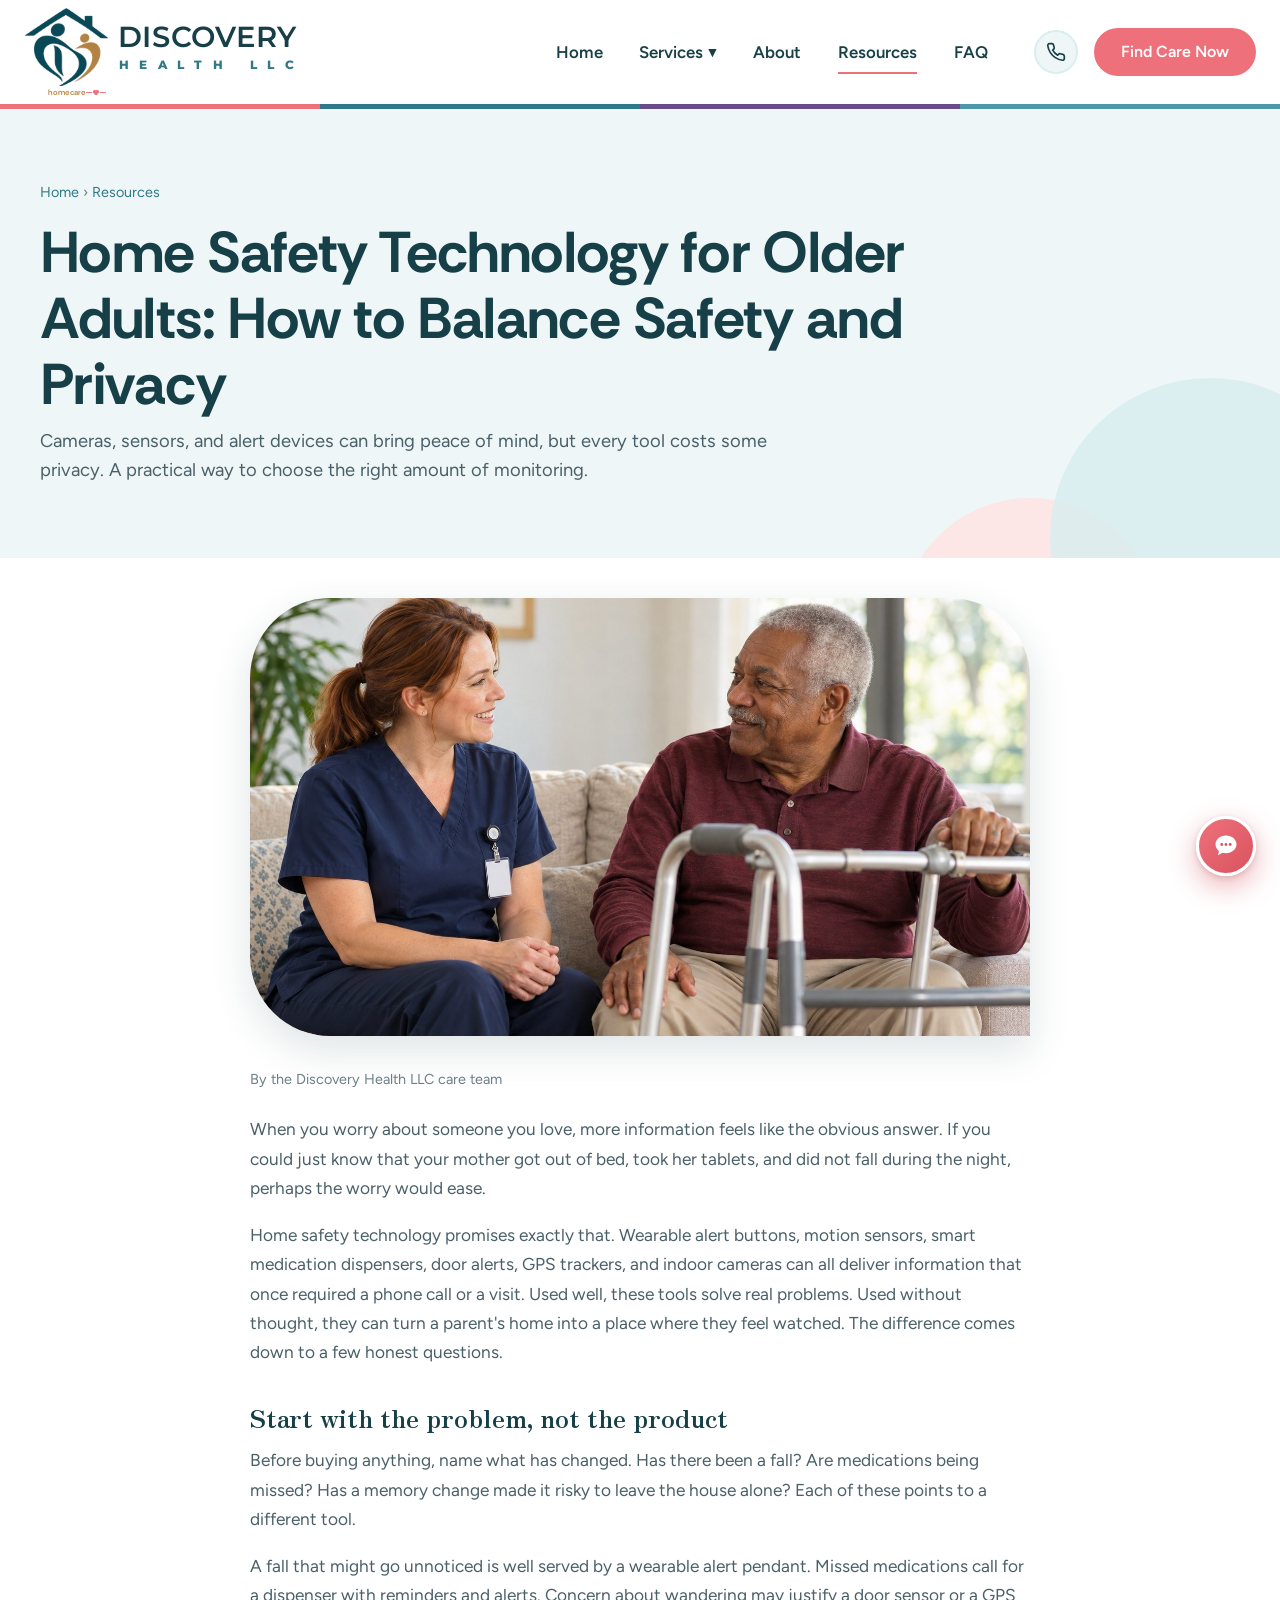
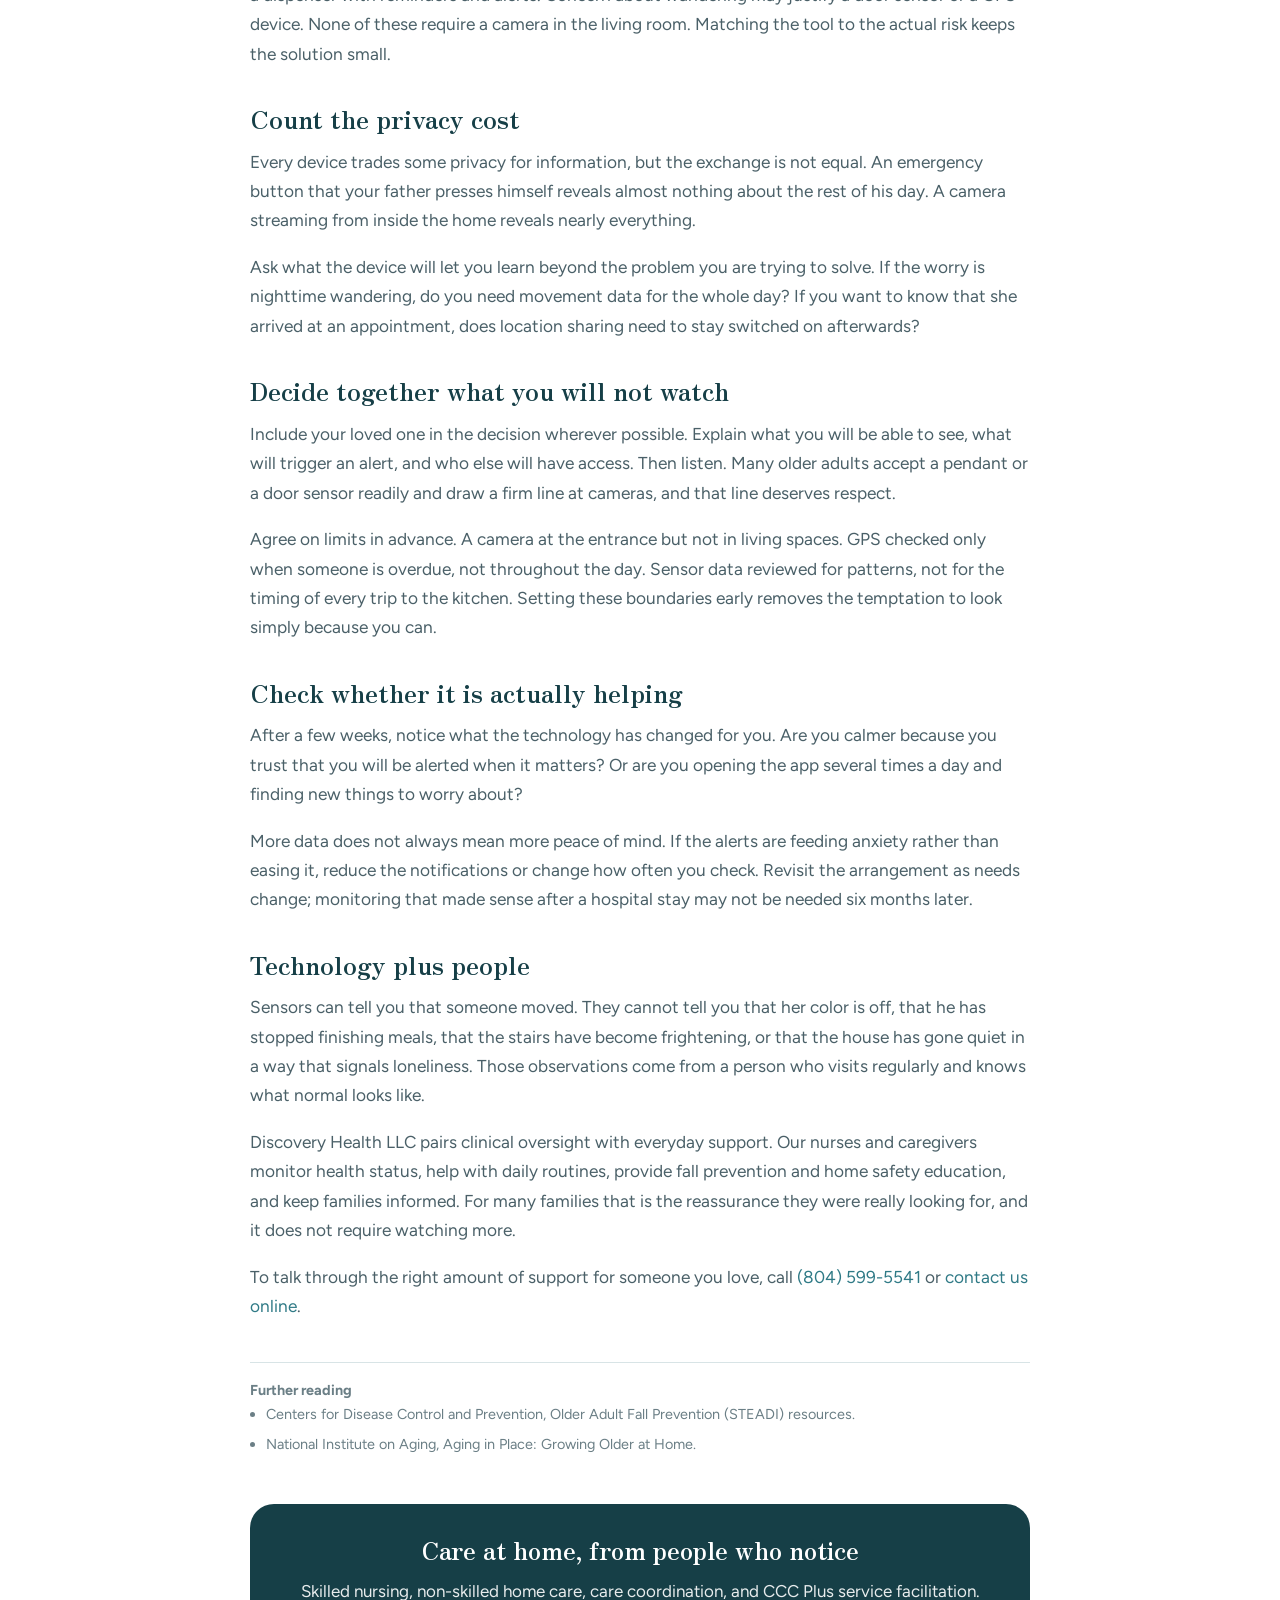
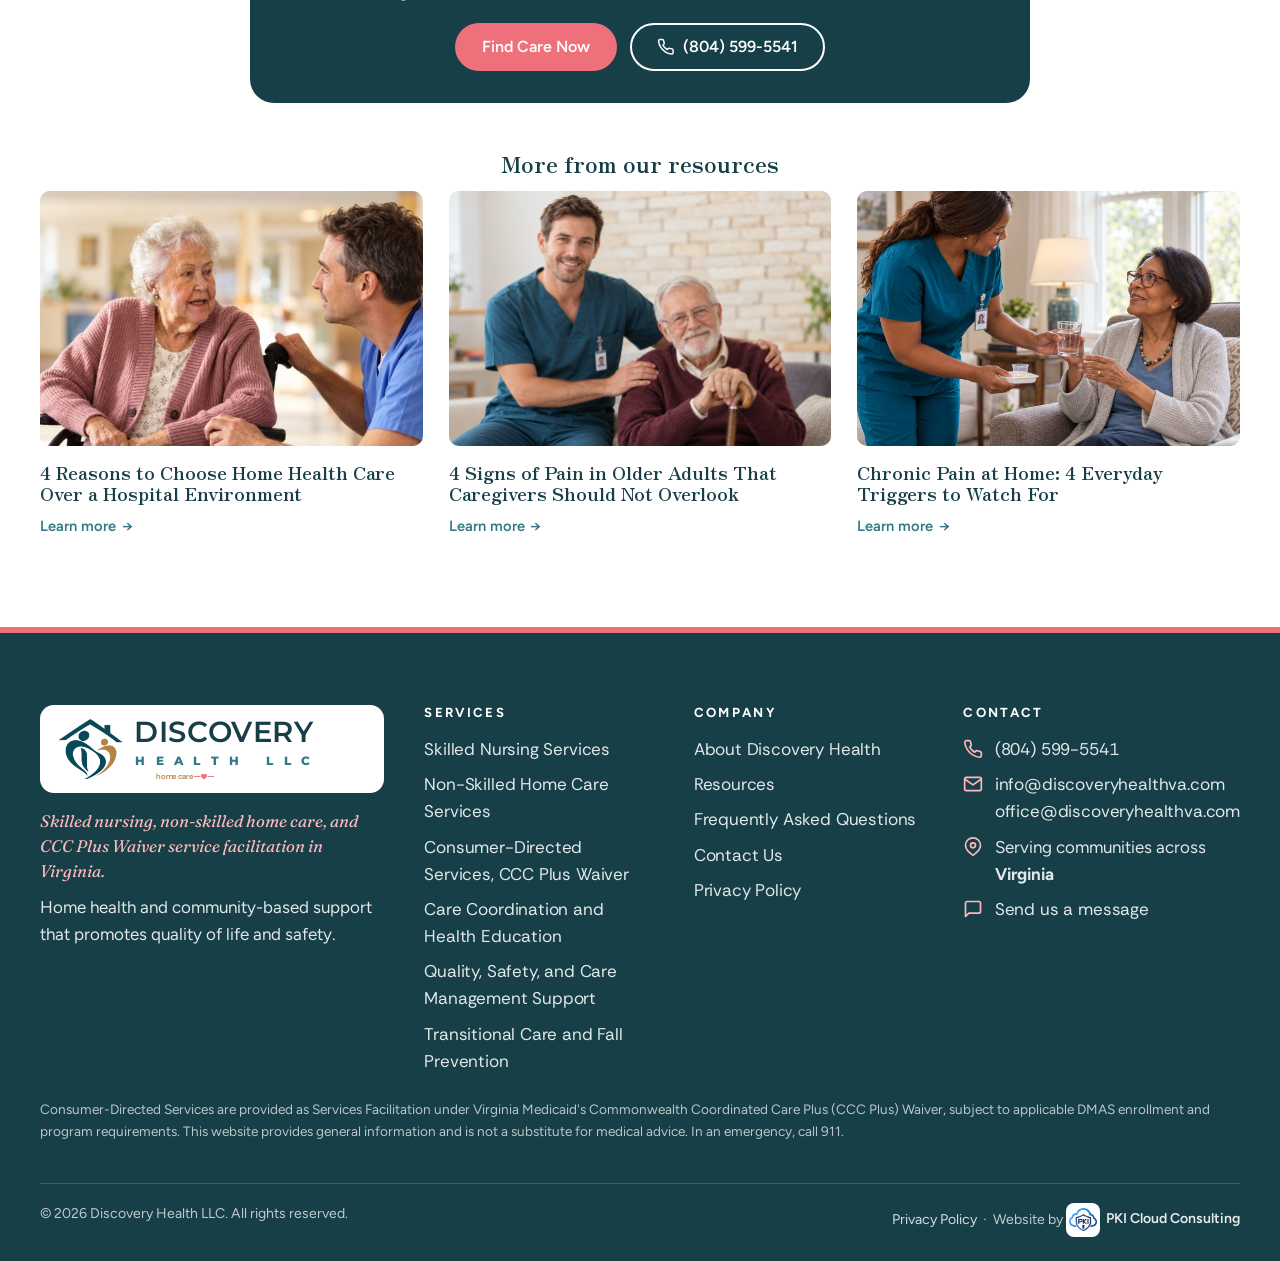
<file: resources/home-safety-technology-safety-and-privacy/index.html>
<!DOCTYPE html>
<html lang="en">
<head>
<meta charset="utf-8">
<meta name="viewport" content="width=device-width, initial-scale=1, viewport-fit=cover">
<title>Home Safety Technology for Older Adults: How to Balance Safety and Privacy | Discovery Health LLC</title>
<meta name="description" content="Cameras, sensors, and alert devices can bring peace of mind, but every tool costs some privacy. A practical way to choose the right amount of monitoring.">
<link rel="canonical" href="https://www.discoveryhealthva.com/resources/home-safety-technology-safety-and-privacy/">
<meta property="og:type" content="website">
<meta property="og:site_name" content="Discovery Health LLC">
<meta property="og:title" content="Home Safety Technology for Older Adults: How to Balance Safety and Privacy | Discovery Health LLC">
<meta property="og:description" content="Cameras, sensors, and alert devices can bring peace of mind, but every tool costs some privacy. A practical way to choose the right amount of monitoring.">
<meta property="og:url" content="https://www.discoveryhealthva.com/resources/home-safety-technology-safety-and-privacy/">
<meta property="og:image" content="https://www.discoveryhealthva.com/assets/img/care-walker-sofa-1.jpeg">
<meta name="twitter:card" content="summary_large_image">
<meta name="theme-color" content="#2f7a86">
<meta name="geo.region" content="US-VA">
<meta name="geo.placename" content="Virginia">
<meta name="ICBM" content="37.5407, -77.4360">
<link rel="icon" href="../../favicon.ico" sizes="any">
<link rel="icon" type="image/png" sizes="32x32" href="../../assets/img/favicon-32.png">
<link rel="icon" type="image/png" sizes="192x192" href="../../assets/img/favicon-192.png">
<link rel="apple-touch-icon" href="../../assets/img/apple-touch-icon.png">
<link rel="preconnect" href="https://fonts.googleapis.com"><link rel="preconnect" href="https://fonts.gstatic.com" crossorigin><link href="https://fonts.googleapis.com/css2?family=Figtree:wght@400;500;600;700;800&family=Caveat:wght@600&family=Fraunces:ital,opsz,wght@0,9..144,600;1,9..144,400;1,9..144,600&family=Rethink+Sans:wght@500;600;700&family=Nunito:wght@600;700;800;900&family=Nunito+Sans:opsz,wght@6..12,400;6..12,800&family=Syncopate:wght@700&family=Lexend+Exa:wght@700&family=Montserrat:wght@300;400;500;600;700;800&family=Crimson+Pro:wght@400;500;600&family=Zen+Antique+Soft&display=swap" rel="stylesheet">
<link rel="stylesheet" href="../../assets/css/dh.css?ver=dh-91">
<link rel="stylesheet" href="../../assets/chatbot/dh-chatbot.css?ver=dh-91">

</head>
<body data-page="resources">
<a class="skip" href="#main">Skip to content</a>
<header class="site-header">
  <div class="container header-row">
    <a class="brand" href="../../" aria-label="Discovery Health LLC home"><img class="brand-mark" src="../../assets/img/logo-mark.png" alt="" width="240" height="220"><span class="brand-text brand-v4"><span class="brand-word2"><span class="brand-wm-text privia" aria-label="Discovery Health LLC"><span class="w1" aria-hidden="true">Discovery</span><span class="w2" aria-hidden="true"><i>H</i><i>E</i><i>A</i><i>L</i><i>T</i><i>H</i><i class="gap"></i><i>L</i><i>L</i><i>C</i></span></span></span><span class="brand-hc2"><svg class="brand-pulse brand-pulse-l" viewBox="0 0 40 16" aria-hidden="true"><path d="M0 9h12l3-6 4 11 4-8 2 3h15" fill="none" stroke="currentColor" stroke-width="1.8" stroke-linecap="round" stroke-linejoin="round"/></svg><span>home care</span><svg class="brand-pulse brand-pulse-r" viewBox="0 0 40 16" aria-hidden="true"><path d="M0 9h12" fill="none" stroke="currentColor" stroke-width="1.8" stroke-linecap="round"/><path d="M20 14.5s-6-3.6-6-7.6a3.1 3.1 0 0 1 6-1.2 3.1 3.1 0 0 1 6 1.2c0 4-6 7.6-6 7.6z" fill="currentColor"/><path d="M28 9h12" fill="none" stroke="currentColor" stroke-width="1.8" stroke-linecap="round"/></svg></span></span></a>
    <nav class="site-nav" aria-label="Primary">
      <a class="nav-link" data-nav="home" href="../../">Home</a><div class="nav-item"><a class="nav-link" data-nav="services" href="../../services/">Services <span class="nav-caret" aria-hidden="true">&#9660;</span></a><button class="nav-sub-toggle" type="button" aria-label="Show services" aria-expanded="false"></button><div class="nav-drop"><a class="all" href="../../services/">All services</a><a href="../../services/#skilled-nursing">Skilled Nursing Services</a><a href="../../services/#home-care">Non-Skilled Home Care Services</a><a href="../../services/#consumer-directed">Consumer-Directed Services, CCC Plus Waiver</a><a href="../../services/#care-coordination">Care Coordination and Health Education</a><a href="../../services/#quality-safety">Quality, Safety, and Care Management Support</a><a href="../../services/#transitional-care">Transitional Care and Fall Prevention</a></div></div><a class="nav-link" data-nav="about" href="../../about/">About</a><a class="nav-link" data-nav="resources" href="../../resources/">Resources</a><a class="nav-link" data-nav="faq" href="../../faq/">FAQ</a>
      <div class="header-ctas">
        <a class="btn btn-phone" href="../../contact/" aria-label="Contact us" title="Contact us" data-nav="contact"><svg viewBox="0 0 24 24" fill="none" stroke="currentColor" stroke-width="2" stroke-linecap="round" stroke-linejoin="round" aria-hidden="true"><path d="M22 16.9v3a2 2 0 0 1-2.2 2 19.8 19.8 0 0 1-8.6-3.1 19.5 19.5 0 0 1-6-6A19.8 19.8 0 0 1 2.1 4.2 2 2 0 0 1 4.1 2h3a2 2 0 0 1 2 1.7c.1.9.4 1.8.7 2.7a2 2 0 0 1-.5 2.1L8 9.8a16 16 0 0 0 6 6l1.3-1.3a2 2 0 0 1 2.1-.4c.9.3 1.8.6 2.7.7a2 2 0 0 1 1.7 2z"/></svg><span class="label">Contact us</span></a>
        <a class="btn btn-primary" href="../../contact/">Find Care Now</a>
      </div>
    </nav>
    <button class="nav-burger" type="button" aria-label="Open menu" aria-expanded="false"><span></span><span></span><span></span></button>
  </div>
</header>
<main id="main">
<section class="page-hero"><div class="container">
  <p class="crumbs"><a href="../../">Home</a> &rsaquo; <a href="../../resources/">Resources</a></p>
  <h1 style="max-width:900px">Home Safety Technology for Older Adults: How to Balance Safety and Privacy</h1>
  <p class="lede">Cameras, sensors, and alert devices can bring peace of mind, but every tool costs some privacy. A practical way to choose the right amount of monitoring.</p>
</div></section>
<section class="section" style="padding-top:2.5rem">
  <div class="container">
    <article class="article">
      <div class="article-hero"><img src="../../assets/img/care-walker-sofa-1.jpeg" alt="" style="object-position:center 35%" decoding="async"></div>
      <p class="article-meta">By the Discovery Health LLC care team</p>
      <div class="prose">
<p>When you worry about someone you love, more information feels like the obvious answer. If you could just know that your mother got out of bed, took her tablets, and did not fall during the night, perhaps the worry would ease.</p>
<p>Home safety technology promises exactly that. Wearable alert buttons, motion sensors, smart medication dispensers, door alerts, GPS trackers, and indoor cameras can all deliver information that once required a phone call or a visit. Used well, these tools solve real problems. Used without thought, they can turn a parent's home into a place where they feel watched. The difference comes down to a few honest questions.</p>

<h2>Start with the problem, not the product</h2>
<p>Before buying anything, name what has changed. Has there been a fall? Are medications being missed? Has a memory change made it risky to leave the house alone? Each of these points to a different tool.</p>
<p>A fall that might go unnoticed is well served by a wearable alert pendant. Missed medications call for a dispenser with reminders and alerts. Concern about wandering may justify a door sensor or a GPS device. None of these require a camera in the living room. Matching the tool to the actual risk keeps the solution small.</p>

<h2>Count the privacy cost</h2>
<p>Every device trades some privacy for information, but the exchange is not equal. An emergency button that your father presses himself reveals almost nothing about the rest of his day. A camera streaming from inside the home reveals nearly everything.</p>
<p>Ask what the device will let you learn beyond the problem you are trying to solve. If the worry is nighttime wandering, do you need movement data for the whole day? If you want to know that she arrived at an appointment, does location sharing need to stay switched on afterwards?</p>

<h2>Decide together what you will not watch</h2>
<p>Include your loved one in the decision wherever possible. Explain what you will be able to see, what will trigger an alert, and who else will have access. Then listen. Many older adults accept a pendant or a door sensor readily and draw a firm line at cameras, and that line deserves respect.</p>
<p>Agree on limits in advance. A camera at the entrance but not in living spaces. GPS checked only when someone is overdue, not throughout the day. Sensor data reviewed for patterns, not for the timing of every trip to the kitchen. Setting these boundaries early removes the temptation to look simply because you can.</p>

<h2>Check whether it is actually helping</h2>
<p>After a few weeks, notice what the technology has changed for you. Are you calmer because you trust that you will be alerted when it matters? Or are you opening the app several times a day and finding new things to worry about?</p>
<p>More data does not always mean more peace of mind. If the alerts are feeding anxiety rather than easing it, reduce the notifications or change how often you check. Revisit the arrangement as needs change; monitoring that made sense after a hospital stay may not be needed six months later.</p>

<h2>Technology plus people</h2>
<p>Sensors can tell you that someone moved. They cannot tell you that her color is off, that he has stopped finishing meals, that the stairs have become frightening, or that the house has gone quiet in a way that signals loneliness. Those observations come from a person who visits regularly and knows what normal looks like.</p>
<p>Discovery Health LLC pairs clinical oversight with everyday support. Our nurses and caregivers monitor health status, help with daily routines, provide fall prevention and home safety education, and keep families informed. For many families that is the reassurance they were really looking for, and it does not require watching more.</p>
<p>To talk through the right amount of support for someone you love, call <a href="tel:+18045995541">(804) 599-5541</a> or <a href="../../contact/">contact us online</a>.</p>

<div class="sources"><strong>Further reading</strong>
<ul>
<li>Centers for Disease Control and Prevention, Older Adult Fall Prevention (STEADI) resources.</li>
<li>National Institute on Aging, Aging in Place: Growing Older at Home.</li>
</ul></div>
</div>
      <div class="article-cta">
        <h2>Care at home, from people who notice</h2>
        <p>Skilled nursing, non-skilled home care, care coordination, and CCC Plus service facilitation.</p>
        <div class="btn-row" style="justify-content:center"><a class="btn btn-primary" href="../../contact/">Find Care Now</a><a class="btn btn-ghost" href="tel:+18045995541"><svg viewBox="0 0 24 24" fill="none" stroke="currentColor" stroke-width="2" stroke-linecap="round" stroke-linejoin="round" aria-hidden="true"><path d="M22 16.9v3a2 2 0 0 1-2.2 2 19.8 19.8 0 0 1-8.6-3.1 19.5 19.5 0 0 1-6-6A19.8 19.8 0 0 1 2.1 4.2 2 2 0 0 1 4.1 2h3a2 2 0 0 1 2 1.7c.1.9.4 1.8.7 2.7a2 2 0 0 1-.5 2.1L8 9.8a16 16 0 0 0 6 6l1.3-1.3a2 2 0 0 1 2.1-.4c.9.3 1.8.6 2.7.7a2 2 0 0 1 1.7 2z"/></svg> (804) 599-5541</a></div>
      </div>
    </article>
    <div class="more-reading">
      <h2>More from our resources</h2>
      <div class="res-grid"><a class="res-card reveal" href="../../resources/4-reasons-to-choose-home-health-care/">
  <span class="res-photo"><img src="../../assets/img/care-wheelchair-1.jpeg" alt="" style="object-position:center 30%" loading="lazy" decoding="async"></span>
  <h3>4 Reasons to Choose Home Health Care Over a Hospital Environment</h3>
  <p>After a hospital stay or surgery, many families assume a facility is the safest place to recover. For many people, home is the better choice. Here is why.</p>
  <span class="link-more">Learn more</span>
</a>
<a class="res-card reveal" href="../../resources/4-signs-of-pain-in-older-adults/">
  <span class="res-photo"><img src="../../assets/img/care-cane-brick-1.jpeg" alt="" style="object-position:center 30%" loading="lazy" decoding="async"></span>
  <h3>4 Signs of Pain in Older Adults That Caregivers Should Not Overlook</h3>
  <p>Not everyone who hurts says so. Changes in mood, movement, routine, and expression can be the only clues that an older adult is in pain.</p>
  <span class="link-more">Learn more</span>
</a>
<a class="res-card reveal" href="../../resources/chronic-pain-at-home-4-everyday-triggers/">
  <span class="res-photo"><img src="../../assets/img/care-water-glass-1.jpeg" alt="" style="object-position:center 35%" loading="lazy" decoding="async"></span>
  <h3>Chronic Pain at Home: 4 Everyday Triggers to Watch For</h3>
  <p>Medication and medical care matter, but so do the chair, the room temperature, the night's sleep, and the hundred small reaches of an ordinary day.</p>
  <span class="link-more">Learn more</span>
</a></div>
    </div>
  </div>
</section>
</main>
<footer class="site-footer">
  <div class="container">
    <div class="footer-grid">
      <div class="footer-brand">
        <div class="logo-card brand"><img class="brand-mark" src="../../assets/img/logo-mark.png" alt="" width="240" height="220"><span class="brand-text brand-v4"><span class="brand-word2"><span class="brand-wm-text privia" aria-label="Discovery Health LLC"><span class="w1" aria-hidden="true">Discovery</span><span class="w2" aria-hidden="true"><i>H</i><i>E</i><i>A</i><i>L</i><i>T</i><i>H</i><i class="gap"></i><i>L</i><i>L</i><i>C</i></span></span></span><span class="brand-hc2"><svg class="brand-pulse brand-pulse-l" viewBox="0 0 40 16" aria-hidden="true"><path d="M0 9h12l3-6 4 11 4-8 2 3h15" fill="none" stroke="currentColor" stroke-width="1.8" stroke-linecap="round" stroke-linejoin="round"/></svg><span>home care</span><svg class="brand-pulse brand-pulse-r" viewBox="0 0 40 16" aria-hidden="true"><path d="M0 9h12" fill="none" stroke="currentColor" stroke-width="1.8" stroke-linecap="round"/><path d="M20 14.5s-6-3.6-6-7.6a3.1 3.1 0 0 1 6-1.2 3.1 3.1 0 0 1 6 1.2c0 4-6 7.6-6 7.6z" fill="currentColor"/><path d="M28 9h12" fill="none" stroke="currentColor" stroke-width="1.8" stroke-linecap="round"/></svg></span></span></div>
        <p class="footer-services">Skilled nursing, non-skilled home care, and CCC Plus Waiver service facilitation in Virginia.</p>
        <p>Home health and community-based support that promotes quality of life and safety.</p>
      </div>
      <div>
        <h4>Services</h4>
        <ul><li><a href="../../services/#skilled-nursing">Skilled Nursing Services</a></li><li><a href="../../services/#home-care">Non-Skilled Home Care Services</a></li><li><a href="../../services/#consumer-directed">Consumer-Directed Services, CCC Plus Waiver</a></li><li><a href="../../services/#care-coordination">Care Coordination and Health Education</a></li><li><a href="../../services/#quality-safety">Quality, Safety, and Care Management Support</a></li><li><a href="../../services/#transitional-care">Transitional Care and Fall Prevention</a></li></ul>
      </div>
      <div>
        <h4>Company</h4>
        <ul>
          <li><a href="../../about/">About Discovery Health</a></li>
          <li><a href="../../resources/">Resources</a></li>
          <li><a href="../../faq/">Frequently Asked Questions</a></li>
          <li><a href="../../contact/">Contact Us</a></li>
          <li><a href="../../privacy-policy/">Privacy Policy</a></li>
        </ul>
      </div>
      <div>
        <h4>Contact</h4>
        <ul class="footer-contact">
          <li><svg viewBox="0 0 24 24" fill="none" stroke="currentColor" stroke-width="2" stroke-linecap="round" stroke-linejoin="round" aria-hidden="true"><path d="M22 16.9v3a2 2 0 0 1-2.2 2 19.8 19.8 0 0 1-8.6-3.1 19.5 19.5 0 0 1-6-6A19.8 19.8 0 0 1 2.1 4.2 2 2 0 0 1 4.1 2h3a2 2 0 0 1 2 1.7c.1.9.4 1.8.7 2.7a2 2 0 0 1-.5 2.1L8 9.8a16 16 0 0 0 6 6l1.3-1.3a2 2 0 0 1 2.1-.4c.9.3 1.8.6 2.7.7a2 2 0 0 1 1.7 2z"/></svg><a href="tel:+18045995541">(804) 599-5541</a></li>
          <li><svg viewBox="0 0 24 24" fill="none" stroke="currentColor" stroke-width="2" stroke-linecap="round" stroke-linejoin="round" aria-hidden="true"><rect x="2" y="4" width="20" height="16" rx="2"/><path d="m22 6-10 7L2 6"/></svg><span><a href="mailto:info@discoveryhealthva.com">info@discoveryhealthva.com</a><br><a href="mailto:office@discoveryhealthva.com">office@discoveryhealthva.com</a></span></li>
          <li><svg viewBox="0 0 24 24" fill="none" stroke="currentColor" stroke-width="2" stroke-linecap="round" stroke-linejoin="round" aria-hidden="true"><path d="M21 10c0 6-9 12-9 12s-9-6-9-12a9 9 0 0 1 18 0z"/><circle cx="12" cy="10" r="3"/></svg><span>Serving communities across <strong>Virginia</strong></span></li>
          <li><svg viewBox="0 0 24 24" fill="none" stroke="currentColor" stroke-width="2" stroke-linecap="round" stroke-linejoin="round" aria-hidden="true"><path d="M21 15a2 2 0 0 1-2 2H7l-4 4V5a2 2 0 0 1 2-2h14a2 2 0 0 1 2 2z"/></svg><a href="../../contact/">Send us a message</a></li>
        </ul>
      </div>
    </div>
    <p class="footer-disclaimer">Consumer-Directed Services are provided as Services Facilitation under Virginia Medicaid's Commonwealth Coordinated Care Plus (CCC Plus) Waiver, subject to applicable DMAS enrollment and program requirements. This website provides general information and is not a substitute for medical advice. In an emergency, call 911.</p>
    <div class="footer-bottom">
      <span>&copy; 2026 Discovery Health LLC. All rights reserved.</span>
      <span><a href="../../privacy-policy/">Privacy Policy</a> &nbsp;&middot;&nbsp; Website by <a class="pki-link" href="https://pkicloudconsulting.com" target="_blank" rel="noopener"><img src="../../assets/img/pki-mark.png" alt="" width="20" height="20">PKI Cloud Consulting</a></span>
    </div>
  </div>
</footer>
<script src="../../assets/js/dh.js?ver=dh-91"></script>
<script src="../../assets/chatbot/dh-chatbot.js?ver=dh-91" defer></script>
</body>
</html>
</file>
<file: assets/css/dh.css>
/* Discovery Health LLC - site styles
   Palette sampled from the client's services flyer (teal, coral, purple, lavender).
   Type: Figtree (geometric sans, in the spirit of BrightStar Care's Visuelt) + Caveat for the two script slogans. */
:root {
  --teal: #2f7a86; --teal-dark: #1f5d68; --teal-deep: #163f47; --teal-light: #4c98a8; --teal-tint: #d8eef0; --teal-wash: #eef6f7;
  --coral: #ee707b; --coral-dark: #d9545f; --coral-tint: #fde6e6; --coral-soft: #ffb8bd;
  --yellow: #f2c14e; --purple: #664c8c; --purple-tint: #e9e2f2; --lavender: #cfdcec;
  --ink: #1d2b2e; --ink-soft: #4a6068; --muted: #6b7f86; --line: #d8e4e6; --paper: #ffffff; --sand: #f6f9f9;
  --radius: 14px; --radius-lg: 24px; --shape: 80px 80px 0 80px; --shape-r: 80px 80px 80px 0;
  --shadow: 0 14px 40px rgba(22, 63, 71, 0.14); --shadow-sm: 0 6px 18px rgba(22, 63, 71, 0.10);
  --font: "Figtree", "Segoe UI", system-ui, -apple-system, Helvetica, Arial, sans-serif;
  --script: "Caveat", "Segoe Script", cursive;
  --container: 1200px;
}
*, *::before, *::after { box-sizing: border-box; }
html { -webkit-text-size-adjust: 100%; }
html.smooth-scroll { scroll-behavior: smooth; }
body { margin: 0; font-family: var(--font); font-size: 1.0625rem; line-height: 1.6; color: var(--ink); background: var(--paper); }
img, video { max-width: 100%; display: block; }
a { color: var(--teal); text-decoration: none; }
a:hover { color: var(--teal-dark); }
h1, h2, h3, h4 { font-weight: 700; line-height: 1.15; margin: 0 0 0.6em; color: var(--teal-deep); letter-spacing: -0.01em; }
h1 { font-size: clamp(2.1rem, 4.6vw, 3.6rem); }
h2 { font-size: clamp(1.75rem, 3.2vw, 2.5rem); }
h3 { font-size: 1.25rem; }
p { margin: 0 0 1em; }
ul { margin: 0 0 1em; padding-left: 1.2em; }
.container { width: min(var(--container), 100% - clamp(2rem, 8vw, 4rem)); margin-inline: auto; }
.skip { position: absolute; left: -999px; top: 0; background: var(--teal-deep); color: #fff; padding: 0.6rem 1rem; z-index: 100; }
.skip:focus { left: 1rem; top: 1rem; }
:focus-visible { outline: 3px solid var(--coral); outline-offset: 3px; border-radius: 4px; }

/* Buttons */
.btn { display: inline-flex; align-items: center; justify-content: center; gap: 0.55rem; padding: 0.85rem 1.55rem; border-radius: 999px; font-weight: 600; font-size: 1rem; line-height: 1.1; border: 2px solid transparent; cursor: pointer; transition: background 0.25s, color 0.25s, border-color 0.25s, transform 0.2s; white-space: nowrap; }
.btn:hover { transform: translateY(-1px); }
.btn svg { width: 1.1em; height: 1.1em; flex: none; }
.btn-primary { background: var(--coral); color: #fff; }
.btn-primary:hover { background: var(--coral-dark); color: #fff; }
.btn-teal { background: var(--teal); color: #fff; }
.btn-teal:hover { background: var(--teal-dark); color: #fff; }
.btn-outline { border-color: var(--teal); color: var(--teal); background: transparent; }
.btn-outline:hover { background: var(--teal-wash); color: var(--teal-dark); }
.btn-ghost { border-color: #fff; color: #fff; background: transparent; }
.btn-ghost:hover { background: rgba(255, 255, 255, 0.16); color: #fff; }
.btn-white { background: #fff; color: var(--teal-deep); }
.btn-white:hover { background: var(--teal-tint); color: var(--teal-deep); }
.btn-sm { padding: 0.6rem 1.1rem; font-size: 0.92rem; }
.link-more { font-weight: 600; color: var(--teal); display: inline-flex; align-items: center; gap: 0.35rem; }
.link-more::after { content: "\2192"; transition: transform 0.2s; }
.link-more:hover::after { transform: translateX(3px); }

/* Header */
.site-header { position: sticky; top: 0; z-index: 50; background: rgba(255, 255, 255, 0.96); backdrop-filter: blur(10px); border-bottom: 1px solid var(--line); }
.header-row { display: flex; align-items: center; justify-content: space-between; gap: 1.5rem; min-height: 84px; }
.brand { display: flex; align-items: center; flex: none; }
.brand img { height: 58px; width: auto; }
.site-nav { display: flex; align-items: center; gap: clamp(1rem, 2vw, 1.7rem); }
.site-nav a.nav-link { font-weight: 600; color: var(--teal-deep); padding: 0.4rem 0; position: relative; }
.site-nav a.nav-link::after { content: ""; position: absolute; left: 0; right: 0; bottom: -2px; height: 2px; background: var(--coral); transform: scaleX(0); transform-origin: left; transition: transform 0.25s; }
.site-nav a.nav-link:hover::after, .site-nav a.nav-link[aria-current="page"]::after { transform: scaleX(1); }
.header-ctas { display: flex; align-items: center; gap: 0.7rem; }
.btn-phone { border-color: var(--teal-tint); background: var(--teal-wash); color: var(--teal-deep); }
.btn-phone:hover { background: var(--teal-tint); color: var(--teal-deep); }
.nav-burger { display: none; width: 46px; height: 46px; border: 1px solid var(--line); border-radius: 12px; background: #fff; cursor: pointer; padding: 0; position: relative; }
.nav-burger span { position: absolute; left: 12px; right: 12px; height: 2px; background: var(--teal-deep); transition: transform 0.3s, opacity 0.3s, top 0.3s; }
.nav-burger span:nth-child(1) { top: 15px; } .nav-burger span:nth-child(2) { top: 22px; } .nav-burger span:nth-child(3) { top: 29px; }
.nav-open .nav-burger span:nth-child(1) { top: 22px; transform: rotate(45deg); }
.nav-open .nav-burger span:nth-child(2) { opacity: 0; }
.nav-open .nav-burger span:nth-child(3) { top: 22px; transform: rotate(-45deg); }
@media (max-width: 1080px) {
  .site-nav .btn-phone .label { display: none; }
}
@media (max-width: 960px) {
  .header-row { min-height: 72px; }
  .brand img { height: 48px; }
  .nav-burger { display: block; }
  .site-nav { position: absolute; left: 0; right: 0; top: 100%; background: #fff; flex-direction: column; align-items: stretch; gap: 0; padding: 0.5rem 1.25rem 1.25rem; border-bottom: 1px solid var(--line); box-shadow: var(--shadow); display: none; }
  .nav-open .site-nav { display: flex; }
  .site-nav a.nav-link { padding: 0.85rem 0; border-bottom: 1px solid var(--line); }
  .site-nav a.nav-link::after { display: none; }
  .header-ctas { flex-direction: column; align-items: stretch; margin-top: 1rem; }
  .site-nav .btn-phone .label { display: inline; }
}

/* Hero carousel (homepage) */
.hero { position: relative; background: var(--teal-deep); color: #fff; overflow: hidden; }
.hero-car-frame { position: relative; overflow: hidden; background: var(--teal-dark); }
.hero-car-slide { position: absolute; inset: 0; margin: 0; opacity: 0; transition: opacity 1.1s ease; }
.hero-car-slide.is-active { opacity: 1; }
.hero-car-slide img, .hero-car-slide video { position: absolute; inset: 0; width: 100%; height: 100%; object-fit: cover; }
.hero-car-slide video { opacity: 0; transition: opacity 0.6s ease; }
.hero-car-slide.has-video video { opacity: 1; }
.hero-car-slide figcaption { display: none; }
.hero-car-dots { display: flex; justify-content: center; gap: 0.55rem; }
.hero-car-dot { width: 12px; height: 12px; padding: 0; border-radius: 50%; border: 2px solid rgba(255, 255, 255, 0.9); background: transparent; cursor: pointer; transition: background 0.3s, transform 0.3s; }
.hero-car-dot.is-active { background: var(--coral); border-color: var(--coral); transform: scale(1.15); }
.hero-title { color: #fff; margin-bottom: 0.5rem; }
.hero-title .hero-word { color: var(--coral-soft); display: inline-block; transition: opacity 0.38s ease, transform 0.38s cubic-bezier(0.2, 0.7, 0.2, 1); }
.hero-title .hero-word.is-out { opacity: 0; transform: translateY(-0.45em); }
.hero-title .hero-word.is-enter { transition: none; opacity: 0; transform: translateY(0.6em); }
.hero-slogan { font-family: var(--script); font-size: clamp(1.6rem, 2.6vw, 2.2rem); font-weight: 600; color: var(--teal-tint); margin: 0 0 0.6rem; line-height: 1.2; }
.hero-lede { font-size: clamp(1.05rem, 1.35vw, 1.2rem); max-width: 600px; color: rgba(255, 255, 255, 0.94); }
.hero-ctas { display: flex; flex-wrap: wrap; gap: 0.8rem; margin: 1.4rem 0 1rem; }
.hero-note { font-size: 0.95rem; color: rgba(255, 255, 255, 0.85); margin: 0; }
/* hero overlay layout at every width (phone is the same composition, scaled) */
  .hero { min-height: min(86vh, 800px); display: flex; flex-direction: column; }
  .hero .hero-carousel { position: absolute; inset: 0; z-index: 0; width: auto; margin: 0; }
  .hero .hero-car-frame { position: absolute; inset: 0; }
  .hero .hero-car-frame::after { content: ""; position: absolute; inset: 0; background: linear-gradient(90deg, rgba(22, 63, 71, 0.86) 0%, rgba(22, 63, 71, 0.62) 42%, rgba(22, 63, 71, 0.18) 72%, rgba(22, 63, 71, 0.05) 100%), linear-gradient(0deg, rgba(22, 63, 71, 0.55) 0%, rgba(22, 63, 71, 0) 40%); }
  .hero-content { position: relative; z-index: 2; flex: 1; display: flex; flex-direction: column; justify-content: center; padding-block: clamp(3rem, 7vw, 5.5rem) 6.5rem; max-width: 680px; text-shadow: 0 1px 14px rgba(10, 30, 36, 0.35); }
  .hero .hero-car-dots { position: absolute; left: 0; right: 0; bottom: 96px; z-index: 3; }
  .hero-wave { position: relative; z-index: 2; margin-top: auto; }
@media (max-width: 900px) {
  .hero { min-height: min(66vh, 600px); }
  .hero .hero-car-frame::after { background: linear-gradient(180deg, rgba(22, 63, 71, 0.42) 0%, rgba(22, 63, 71, 0.6) 45%, rgba(22, 63, 71, 0.84) 100%); }
  .hero-content { max-width: none; padding-block: 2rem 4.2rem; }
  .hero-title { font-size: clamp(1.65rem, 7vw, 2.3rem); }
  .hero-slogan { font-size: 1.3rem; }
  .hero-lede { font-size: 0.98rem; }
  .hero-ctas .btn { padding: 0.72rem 1.15rem; font-size: 0.93rem; }
  .hero-note { font-size: 0.86rem; }
  .hero .hero-car-dots { bottom: 54px; }
  .hero-wave { height: 44px; }
}
.hero-wave { display: block; width: 100%; height: 70px; }
.hero-title { font-size: clamp(2rem, 3.5vw, 3rem); }
.hero-content { max-width: 760px; }

/* Ribbon strip (Commonwise-style band) */
.ribbon { background: var(--teal-dark); color: #fff; text-align: center; padding: 0.95rem 1rem; font-size: 0.82rem; letter-spacing: 0.18em; text-transform: uppercase; font-weight: 600; }

/* Sections */
.section { padding-block: clamp(3.2rem, 7vw, 5.5rem); }
.section-sand { background: var(--sand); }
.section-wash { background: var(--teal-wash); }
.section-head { text-align: center; max-width: 820px; margin: 0 auto clamp(2rem, 4vw, 3rem); }
.section-head p { color: var(--ink-soft); font-size: 1.08rem; }
.eyebrow { display: block; font-size: 0.8rem; letter-spacing: 0.2em; text-transform: uppercase; font-weight: 700; color: var(--coral); margin-bottom: 0.8rem; }
.u { background: linear-gradient(transparent 78%, var(--coral-soft) 78%, var(--coral-soft) 94%, transparent 94%); padding-inline: 0.05em; }

/* Service cards (home) */
.svc-grid { display: grid; grid-template-columns: repeat(auto-fit, minmax(205px, 1fr)); gap: 1.4rem 1.2rem; }
.svc-card { background: #fff; border: 1px solid var(--line); border-radius: var(--radius); overflow: hidden; display: flex; flex-direction: column; transition: transform 0.25s, box-shadow 0.25s; }
.svc-card:hover { transform: translateY(-4px); box-shadow: var(--shadow); }
.svc-card .svc-photo { aspect-ratio: 4 / 3; overflow: hidden; background: var(--teal-tint); }
.svc-card .svc-photo img { width: 100%; height: 100%; object-fit: cover; transition: transform 0.6s; }
.svc-card:hover .svc-photo img { transform: scale(1.04); }
.svc-card .svc-body { padding: 1.1rem 1.15rem 1.3rem; display: flex; flex-direction: column; gap: 0.5rem; flex: 1; }
.svc-card h3 { font-size: 0.86rem; letter-spacing: 0.14em; text-transform: uppercase; color: var(--teal-deep); margin: 0; }
.svc-card p { font-size: 0.95rem; color: var(--ink-soft); margin: 0; flex: 1; }
.svc-card .link-more { font-size: 0.92rem; }
.svc-icon { width: 46px; height: 46px; border-radius: 50%; display: grid; place-items: center; color: #fff; margin: -23px 0 0 1.1rem; position: relative; z-index: 1; box-shadow: 0 4px 12px rgba(22, 63, 71, 0.18); }
.svc-icon svg { width: 24px; height: 24px; }
.bg-teal { background: var(--teal); } .bg-coral { background: var(--coral); } .bg-purple { background: var(--purple); } .bg-teal-light { background: var(--teal-light); } .bg-teal-dark { background: var(--teal-dark); }

/* Steps band (At Home Harmony-style) */
.steps { background: var(--teal); color: #fff; border-radius: 0 0 clamp(60px, 12vw, 180px) 0; padding-block: clamp(3.2rem, 7vw, 5.5rem) clamp(3rem, 6vw, 5rem); }
.steps h2 { color: #fff; text-align: center; }
.steps .lead { text-align: center; color: rgba(255, 255, 255, 0.9); margin-bottom: clamp(2rem, 4vw, 3.5rem); }
.steps-grid { display: grid; grid-template-columns: repeat(3, 1fr); gap: 2rem; }
.step { max-width: 320px; }
.step-house { width: 92px; height: 92px; position: relative; margin-bottom: 1rem; }
.step-house svg { position: absolute; inset: 0; width: 100%; height: 100%; }
.step-house .num { position: absolute; inset: 0; display: grid; place-items: center; padding-top: 14px; font-size: 3rem; font-weight: 800; color: var(--coral-soft); line-height: 1; }
.step h3 { color: var(--coral-soft); font-size: 1.3rem; }
.step p { color: rgba(255, 255, 255, 0.92); font-size: 0.98rem; }
.steps-options { margin-top: clamp(2.2rem, 4vw, 3.5rem); background: rgba(255, 255, 255, 0.14); border: 1px solid rgba(255, 255, 255, 0.25); border-radius: var(--radius-lg); padding: 1.6rem clamp(1rem, 3vw, 2.5rem); display: grid; grid-template-columns: 1fr 1fr; gap: 1.5rem; }
.steps-options > div { text-align: center; }
.steps-options > div + div { border-left: 1px solid rgba(255, 255, 255, 0.35); }
.steps-options p { font-size: 1.1rem; font-weight: 600; margin-bottom: 0.9rem; }
@media (max-width: 860px) {
  .steps-grid { grid-template-columns: 1fr; gap: 1.6rem; }
  .step { max-width: none; display: grid; grid-template-columns: 76px 1fr; column-gap: 1rem; }
  .step-house { width: 76px; height: 76px; grid-row: span 2; }
  .step-house .num { font-size: 2.4rem; }
  .steps-options { grid-template-columns: 1fr; }
  .steps-options > div + div { border-left: 0; border-top: 1px solid rgba(255, 255, 255, 0.35); padding-top: 1.4rem; }
}

/* Thrive at home grid */
.thrive-grid { display: grid; grid-template-columns: 1fr 1fr; gap: clamp(2rem, 4vw, 3.5rem) clamp(1.5rem, 4vw, 3rem); }
.thrive-item .shape { border-radius: var(--shape); overflow: hidden; aspect-ratio: 3 / 2; box-shadow: var(--shadow-sm); margin-bottom: 1.2rem; }
.thrive-item:nth-child(even) .shape { border-radius: var(--shape-r); }
.thrive-item .shape img { width: 100%; height: 100%; object-fit: cover; }
.thrive-item h3 { color: var(--teal); font-size: 1.35rem; }
.thrive-item p { color: var(--ink-soft); }
@media (max-width: 760px) { .thrive-grid { grid-template-columns: 1fr; } }

/* Split (image + copy) */
.split { display: grid; grid-template-columns: 1fr 1fr; gap: clamp(2rem, 5vw, 4.5rem); align-items: center; }
.split .shape { border-radius: var(--shape); overflow: hidden; box-shadow: var(--shadow); aspect-ratio: 4 / 3.4; }
.split .shape img { width: 100%; height: 100%; object-fit: cover; }
.split.split-flip .shape { order: 2; border-radius: var(--shape-r); }
.checks { list-style: none; padding: 0; margin: 1.2rem 0 1.6rem; display: grid; gap: 0.7rem; }
.checks li { display: grid; grid-template-columns: 26px 1fr; gap: 0.7rem; align-items: start; color: var(--ink-soft); }
.checks li svg { width: 26px; height: 26px; color: var(--coral); flex: none; }
.checks li strong { color: var(--ink); }
.btn-row { display: flex; flex-wrap: wrap; gap: 0.8rem; }
@media (max-width: 860px) { .split { grid-template-columns: 1fr; } .split.split-flip .shape { order: 0; } .split .shape { aspect-ratio: 3 / 2; } }

/* Pillars band */
.pillars { display: grid; grid-template-columns: repeat(4, 1fr); gap: 1.5rem; }
.pillar { text-align: center; padding: 1.6rem 1rem; background: #fff; border-radius: var(--radius); border: 1px solid var(--line); }
.pillar .ic { width: 66px; height: 66px; border-radius: 50%; display: grid; place-items: center; margin: 0 auto 0.9rem; background: var(--teal-wash); color: var(--teal); }
.pillar .ic svg { width: 32px; height: 32px; }
.pillar h3 { font-size: 0.86rem; letter-spacing: 0.14em; text-transform: uppercase; margin-bottom: 0.4rem; }
.pillar p { font-size: 0.93rem; color: var(--ink-soft); margin: 0; }
@media (max-width: 900px) { .pillars { grid-template-columns: 1fr 1fr; } }
@media (max-width: 480px) { .pillars { grid-template-columns: 1fr; } }

/* FAQ accordion */
.faq-list { max-width: 880px; margin: 0 auto; display: grid; gap: 0.8rem; }
.faq { background: #fff; border: 1px solid var(--line); border-radius: var(--radius); padding: 0; }
.faq summary { list-style: none; cursor: pointer; display: flex; justify-content: space-between; align-items: center; gap: 1rem; padding: 1.1rem 1.3rem; font-weight: 600; font-size: 1.08rem; color: var(--teal-deep); }
.faq summary::-webkit-details-marker { display: none; }
.faq summary .pm { flex: none; width: 30px; height: 30px; border-radius: 50%; background: var(--teal-wash); color: var(--teal); display: grid; place-items: center; position: relative; transition: background 0.25s, transform 0.3s; }
.faq summary .pm::before, .faq summary .pm::after { content: ""; position: absolute; background: currentColor; border-radius: 2px; }
.faq summary .pm::before { width: 14px; height: 2px; } .faq summary .pm::after { width: 2px; height: 14px; transition: transform 0.3s; }
.faq[open] summary .pm { background: var(--coral); color: #fff; }
.faq[open] summary .pm::after { transform: rotate(90deg); }
.faq .faq-body { padding: 0 1.3rem 1.3rem; color: var(--ink-soft); }
.faq .faq-body p:last-child { margin-bottom: 0; }

/* Resources cards */
.res-grid { display: grid; grid-template-columns: repeat(auto-fit, minmax(240px, 1fr)); gap: 1.6rem; }
.res-card { display: flex; flex-direction: column; gap: 0.7rem; color: inherit; }
.res-card .res-photo { aspect-ratio: 3 / 2; overflow: hidden; border-radius: 10px; background: var(--teal-tint); }
.res-card .res-photo img { width: 100%; height: 100%; object-fit: cover; transition: transform 0.6s; }
.res-card:hover .res-photo img { transform: scale(1.04); }
.res-card h3 { font-size: 1.15rem; margin: 0.3rem 0 0; color: var(--teal-deep); }
.res-card:hover h3 { color: var(--teal); }
.res-card p { color: var(--ink-soft); font-size: 0.95rem; margin: 0; flex: 1; }
.res-card .link-more { font-size: 0.92rem; }

/* CTA band */
.cta-band { background: var(--teal-deep); color: #fff; text-align: center; padding-block: clamp(3rem, 6vw, 4.5rem); position: relative; overflow: hidden; }
.cta-band::before { content: ""; position: absolute; width: 420px; height: 420px; border-radius: 50%; background: rgba(255, 255, 255, 0.05); right: -160px; top: -200px; }
.cta-band::after { content: ""; position: absolute; width: 300px; height: 300px; border-radius: 50%; background: rgba(238, 112, 123, 0.12); left: -120px; bottom: -160px; }
.cta-band > .container { position: relative; z-index: 1; }
.cta-band .script { font-family: var(--script); font-size: clamp(2.2rem, 4.5vw, 3.4rem); font-weight: 600; color: var(--coral-soft); margin: 0 0 0.4rem; line-height: 1.1; }
.cta-band p { color: rgba(255, 255, 255, 0.9); max-width: 640px; margin-inline: auto; }
.cta-band .btn-row { justify-content: center; margin-top: 1.4rem; }

/* Footer */
.site-footer { background: var(--teal-deep); color: rgba(255, 255, 255, 0.88); padding-block: clamp(3rem, 6vw, 4.5rem) 1.5rem; border-top: 6px solid var(--coral); }
.footer-grid { display: grid; grid-template-columns: 1.5fr 1fr 1fr 1.2fr; gap: 2.5rem; }
.footer-brand .logo-card { background: #fff; border-radius: var(--radius); padding: 0.8rem 1rem; display: inline-block; margin-bottom: 1rem; }
.footer-brand .logo-card img { height: 60px; width: auto; }
.footer-brand .script { font-family: var(--script); font-size: 1.5rem; color: var(--coral-soft); margin: 0 0 0.5rem; }
.site-footer h4 { color: #fff; font-size: 0.82rem; letter-spacing: 0.18em; text-transform: uppercase; margin-bottom: 1rem; }
.site-footer ul { list-style: none; padding: 0; margin: 0; display: grid; gap: 0.5rem; }
.site-footer a { color: rgba(255, 255, 255, 0.88); }
.site-footer a:hover { color: #fff; text-decoration: underline; }
.footer-contact li { display: grid; grid-template-columns: 22px 1fr; gap: 0.6rem; align-items: start; }
.footer-contact svg { width: 20px; height: 20px; margin-top: 3px; color: var(--coral-soft); }
.footer-bottom { border-top: 1px solid rgba(255, 255, 255, 0.18); margin-top: 2.5rem; padding-top: 1.2rem; display: flex; flex-wrap: wrap; justify-content: space-between; gap: 0.8rem 1.5rem; font-size: 0.88rem; color: rgba(255, 255, 255, 0.72); }
.footer-bottom a { color: rgba(255, 255, 255, 0.82); }
.footer-disclaimer { font-size: 0.85rem; color: rgba(255, 255, 255, 0.7); margin-top: 1.5rem; }
@media (max-width: 960px) { .footer-grid { grid-template-columns: 1fr 1fr; } }
@media (max-width: 560px) { .footer-grid { grid-template-columns: 1fr; gap: 2rem; } }

/* Inner page hero */
.page-hero { background: var(--teal-wash); position: relative; overflow: hidden; padding-block: clamp(2.6rem, 6vw, 4.5rem); }
.page-hero::after { content: ""; position: absolute; right: -90px; bottom: -140px; width: 320px; height: 320px; border-radius: 50%; background: var(--teal-tint); opacity: 0.8; }
.page-hero::before { content: ""; position: absolute; right: 120px; bottom: -200px; width: 260px; height: 260px; border-radius: 50%; background: var(--coral-tint); }
.page-hero > .container { position: relative; z-index: 1; }
.page-hero h1 { margin-bottom: 0.5rem; }
.page-hero .lede { font-size: 1.15rem; color: var(--ink-soft); max-width: 760px; margin: 0; }
.page-hero.has-photo .container { display: grid; grid-template-columns: 1.1fr 0.9fr; gap: clamp(2rem, 5vw, 4rem); align-items: center; }
.page-hero .shape { border-radius: var(--shape); overflow: hidden; box-shadow: var(--shadow); aspect-ratio: 4 / 3; }
.page-hero .shape img { width: 100%; height: 100%; object-fit: cover; }
@media (max-width: 860px) { .page-hero.has-photo .container { grid-template-columns: 1fr; } }
.crumbs { font-size: 0.9rem; color: var(--muted); margin-bottom: 1rem; }
.crumbs a { color: var(--teal); }

/* Service detail blocks */
.service-block { display: grid; grid-template-columns: 0.9fr 1.1fr; gap: clamp(2rem, 5vw, 4rem); align-items: start; padding-block: clamp(2.5rem, 5vw, 4rem); border-top: 1px solid var(--line); scroll-margin-top: 100px; }
.service-block:first-of-type { border-top: 0; }
.service-block .shape { border-radius: var(--shape); overflow: hidden; box-shadow: var(--shadow-sm); aspect-ratio: 4 / 3.2; position: sticky; top: 110px; }
.service-block:nth-of-type(even) .shape { order: 2; border-radius: var(--shape-r); }
.service-block .shape img { width: 100%; height: 100%; object-fit: cover; }
.service-block .badge { display: inline-grid; place-items: center; width: 54px; height: 54px; border-radius: 50%; color: #fff; margin-bottom: 1rem; }
.service-block .badge svg { width: 28px; height: 28px; }
.service-block h2 { font-size: clamp(1.5rem, 2.6vw, 2.1rem); }
.service-block .lead { color: var(--ink-soft); font-size: 1.08rem; }
.service-list { columns: 2; column-gap: 2rem; padding: 0; list-style: none; margin: 1.2rem 0 1.5rem; }
.service-list li { break-inside: avoid; display: grid; grid-template-columns: 18px 1fr; gap: 0.6rem; margin-bottom: 0.6rem; color: var(--ink-soft); font-size: 0.98rem; }
.service-list li::before { content: ""; width: 10px; height: 10px; border-radius: 50%; background: var(--coral); margin-top: 0.5em; }
.service-list.one-col { columns: 1; }
.note { background: var(--teal-wash); border-left: 4px solid var(--teal); padding: 1rem 1.2rem; border-radius: 0 10px 10px 0; color: var(--ink-soft); font-size: 0.97rem; }
.note strong { color: var(--teal-deep); }
@media (max-width: 860px) { .service-block { grid-template-columns: 1fr; } .service-block .shape { position: static; aspect-ratio: 3 / 2; } .service-block:nth-of-type(even) .shape { order: 0; } .service-list { columns: 1; } }
.anchor-nav { display: flex; flex-wrap: wrap; gap: 0.6rem; justify-content: center; margin-top: 1.5rem; }
.anchor-nav a { font-size: 0.9rem; font-weight: 600; padding: 0.5rem 1rem; border-radius: 999px; background: #fff; border: 1px solid var(--line); color: var(--teal-deep); }
.anchor-nav a:hover { border-color: var(--teal); color: var(--teal); }

/* Articles */
.article { max-width: 780px; margin-inline: auto; }
.article .article-hero { border-radius: var(--shape); overflow: hidden; aspect-ratio: 16 / 9; box-shadow: var(--shadow); margin: 0 0 2rem; }
.article .article-hero img { width: 100%; height: 100%; object-fit: cover; }
.prose { color: var(--ink-soft); font-size: 1.08rem; }
.prose h2 { font-size: 1.55rem; margin-top: 2.2rem; color: var(--teal-deep); }
.prose h3 { font-size: 1.2rem; margin-top: 1.6rem; color: var(--teal); }
.prose p, .prose li { line-height: 1.7; }
.prose ul { padding-left: 1.3em; }
.prose li { margin-bottom: 0.4em; }
.prose .callout { background: var(--teal-wash); border-radius: var(--radius); padding: 1.3rem 1.5rem; margin: 2rem 0; border-left: 4px solid var(--coral); }
.prose .callout p:last-child { margin: 0; }
.prose .sources { font-size: 0.9rem; color: var(--muted); border-top: 1px solid var(--line); padding-top: 1rem; margin-top: 2.5rem; }
.prose .sources ul { padding-left: 1.1em; }
.article-meta { font-size: 0.9rem; color: var(--muted); margin-bottom: 1.5rem; }
.article-cta { margin-top: 3rem; background: var(--teal-deep); color: #fff; border-radius: var(--radius-lg); padding: 2rem; text-align: center; }
.article-cta h2 { color: #fff; font-size: 1.5rem; }
.article-cta p { color: rgba(255, 255, 255, 0.9); }
.more-reading { margin-top: 3rem; }
.more-reading h2 { font-size: 1.4rem; text-align: center; }

/* Contact */
.contact-grid { display: grid; grid-template-columns: 1fr 1.2fr; gap: clamp(2rem, 5vw, 4rem); align-items: start; }
.contact-card { background: var(--teal-wash); border-radius: var(--radius-lg); padding: 1.8rem; }
.contact-card h2 { font-size: 1.4rem; }
.contact-card ul { list-style: none; padding: 0; margin: 1rem 0 0; display: grid; gap: 1rem; }
.contact-card li { display: grid; grid-template-columns: 44px 1fr; gap: 0.9rem; align-items: start; }
.contact-card li .ic { width: 44px; height: 44px; border-radius: 50%; background: #fff; display: grid; place-items: center; color: var(--teal); box-shadow: var(--shadow-sm); }
.contact-card li .ic svg { width: 22px; height: 22px; }
.contact-card li strong { display: block; color: var(--teal-deep); font-size: 0.9rem; letter-spacing: 0.08em; text-transform: uppercase; margin-bottom: 0.15rem; }
.contact-card li a { font-weight: 600; }
.form { display: grid; gap: 1rem; }
.form-row { display: grid; grid-template-columns: 1fr 1fr; gap: 1rem; }
.field { display: grid; gap: 0.35rem; }
.field label { font-weight: 600; font-size: 0.95rem; color: var(--teal-deep); }
.field input, .field select, .field textarea { font: inherit; padding: 0.8rem 0.95rem; border: 1px solid var(--line); border-radius: 10px; background: #fff; color: var(--ink); width: 100%; }
.field input:focus, .field select:focus, .field textarea:focus { outline: none; border-color: var(--teal); box-shadow: 0 0 0 3px var(--teal-tint); }
.field textarea { min-height: 140px; resize: vertical; }
.field small { color: var(--muted); font-size: 0.85rem; }
.hp { position: absolute; left: -9999px; }
.form-status { padding: 0.9rem 1.1rem; border-radius: 10px; display: none; }
.form-status.ok { display: block; background: #e6f4ea; color: #1d5b32; }
.form-status.err { display: block; background: var(--coral-tint); color: #8d2a33; }
.form-privacy { font-size: 0.88rem; color: var(--muted); }
@media (max-width: 860px) { .contact-grid { grid-template-columns: 1fr; } }
@media (max-width: 560px) { .form-row { grid-template-columns: 1fr; } }

/* Values grid (about) */
.values { display: grid; grid-template-columns: repeat(3, 1fr); gap: 1.4rem; }
.value { background: #fff; border: 1px solid var(--line); border-radius: var(--radius); padding: 1.6rem 1.4rem; }
.value .ic { width: 52px; height: 52px; border-radius: 14px; display: grid; place-items: center; color: #fff; margin-bottom: 0.9rem; }
.value .ic svg { width: 26px; height: 26px; }
.value h3 { font-size: 1.1rem; }
.value p { color: var(--ink-soft); font-size: 0.96rem; margin: 0; }
@media (max-width: 860px) { .values { grid-template-columns: 1fr 1fr; } }
@media (max-width: 540px) { .values { grid-template-columns: 1fr; } }

/* Reveal */
.rise { opacity: 0; animation: dhRise 0.9s cubic-bezier(0.2, 0.7, 0.2, 1) forwards; animation-delay: var(--d, 0s); }
@keyframes dhRise { from { opacity: 0; transform: translateY(14px); } to { opacity: 1; transform: none; } }
.reveal { opacity: 0; transform: translateY(18px); transition: opacity 0.7s ease, transform 0.7s ease; }
.reveal.in { opacity: 1; transform: none; }
@media (prefers-reduced-motion: reduce) {
  html { scroll-behavior: auto; }
  .rise, .reveal { animation: none; opacity: 1; transform: none; transition: none; }
  .hero-car-slide, .hero-word, .btn, .svc-card, .res-card .res-photo img { transition: none; }
}

/* Utilities */
.text-center { text-align: center; }
.mt-2 { margin-top: 2rem; }
.muted { color: var(--muted); }
.visually-hidden { position: absolute !important; width: 1px; height: 1px; overflow: hidden; clip: rect(0 0 0 0); white-space: nowrap; }

/* ===================================================================== Round 2 */
/* Header colour stripe (BrightStar-style) */
.site-header { border-bottom: 0; }
.site-header::after { content: ""; display: block; height: 5px; background: linear-gradient(90deg, var(--coral) 0 25%, var(--teal) 25% 50%, var(--purple) 50% 75%, var(--teal-light) 75% 100%); }

/* Services dropdown: stays open while the pointer moves from the link to the panel (dh.js adds .is-hover with a delay) */
.nav-item { position: relative; display: flex; align-items: center; }
.nav-item > .nav-link { display: inline-flex; align-items: center; gap: 0.3rem; }
.nav-caret { display: inline-block; font-size: 0.65em; transition: transform 0.25s; margin-top: 1px; }
.nav-item.is-hover .nav-caret, .nav-item:focus-within .nav-caret { transform: rotate(180deg); }
.nav-sub-toggle { display: none; }
.nav-drop { display: none; position: absolute; top: calc(100% + 0.6rem); left: -0.8rem; min-width: 330px; background: #fff; border: 1px solid var(--line); border-radius: 16px; box-shadow: var(--shadow); padding: 0.6rem; z-index: 60; }
.nav-drop::before { content: ""; position: absolute; top: -1.4rem; left: 0; right: 0; height: 1.4rem; }
.nav-item.is-hover .nav-drop, .nav-item:focus-within .nav-drop { display: grid; gap: 0.15rem; }
.site-nav .nav-drop a { display: block; padding: 0.6rem 0.85rem; border-radius: 10px; font-weight: 600; color: var(--teal-deep); font-size: 0.95rem; }
.site-nav .nav-drop a:hover { background: var(--teal-wash); color: var(--teal); }
.site-nav .nav-drop a.all { color: var(--coral); border-bottom: 1px solid var(--line); border-radius: 10px 10px 0 0; margin-bottom: 0.2rem; }
.site-nav .nav-drop a.all:hover { background: var(--coral-tint); color: var(--coral-dark); }
@media (max-width: 960px) {
  .nav-item { flex-wrap: wrap; border-bottom: 1px solid var(--line); }
  .nav-item > .nav-link { flex: 1; }
  .site-nav .nav-item > a.nav-link { border-bottom: 0; }
  .nav-caret { display: none; }
  .nav-sub-toggle { display: grid; place-items: center; width: 44px; height: 44px; border: 0; background: transparent; cursor: pointer; color: var(--teal-deep); }
  .nav-sub-toggle::before { content: ""; width: 9px; height: 9px; border-right: 2px solid currentColor; border-bottom: 2px solid currentColor; transform: translateY(-2px) rotate(45deg); transition: transform 0.25s; }
  .nav-item.is-open .nav-sub-toggle::before { transform: translateY(2px) rotate(-135deg); }
  .nav-drop, .nav-item.is-hover .nav-drop, .nav-item:focus-within .nav-drop { display: none; position: static; min-width: 0; box-shadow: none; border: 0; padding: 0 0 0.6rem; width: 100%; }
  .nav-item.is-open .nav-drop { display: grid; }
  .site-nav .nav-drop a { padding: 0.5rem 0.75rem; }
}

/* Higher Standard of Care: pale panel with the photo breaking out to the right (after BrightStar's "What To Expect") */
.expect { position: relative; }
.expect-panel { background: var(--teal-wash); padding: clamp(2.2rem, 5vw, 4rem) clamp(1.4rem, 5vw, 4rem); width: 76%; }
.expect-panel .inner { max-width: 58%; }
.expect-panel h2 { font-size: clamp(1.7rem, 3vw, 2.4rem); }
.expect-panel .checks { margin-bottom: 1.4rem; }
.expect-photo { position: absolute; right: 0; top: clamp(2rem, 6vw, 4.5rem); width: 44%; aspect-ratio: 4 / 3; overflow: hidden; box-shadow: var(--shadow); background: var(--teal-tint); }
.expect-photo img { width: 100%; height: 100%; object-fit: cover; }
@media (max-width: 860px) {
  .expect-panel { width: 100%; padding-bottom: 5rem; }
  .expect-panel .inner { max-width: none; }
  .expect-photo { position: relative; width: 88%; margin: -3.5rem auto 0; aspect-ratio: 3 / 2; top: auto; }
}

/* Reviews carousel (Commonwise-style dark band, one quote at a time) */
.reviews { background: var(--teal-deep); color: #fff; text-align: center; padding-block: clamp(3rem, 7vw, 5.5rem); position: relative; overflow: hidden; }
.reviews h2 { color: #fff; margin-bottom: clamp(1.6rem, 4vw, 3rem); font-weight: 600; }
.rev-wrap { position: relative; }
.rev-stage { position: relative; max-width: 980px; margin: 0 auto; padding: 0 clamp(3.4rem, 8vw, 6rem); }
.rev-stage::before, .rev-stage::after { font-family: Georgia, "Times New Roman", serif; font-size: clamp(4rem, 8vw, 7rem); line-height: 1; color: rgba(255, 255, 255, 0.85); position: absolute; }
.rev-stage::before { content: "\201C"; left: 0; top: -0.25em; }
.rev-stage::after { content: "\201D"; right: 0; bottom: -0.55em; }
.rev-track { display: grid; }
.rev-item { grid-area: 1 / 1; margin: 0; opacity: 0; visibility: hidden; transform: translateY(8px); transition: opacity 0.6s ease, transform 0.6s ease, visibility 0s 0.6s; display: flex; flex-direction: column; justify-content: center; min-height: 230px; }
.rev-item.is-active { opacity: 1; visibility: visible; transform: none; transition: opacity 0.6s ease, transform 0.6s ease; }
.rev-quote { font-size: clamp(1.1rem, 1.7vw, 1.4rem); line-height: 1.6; font-weight: 400; margin: 0 0 1.2rem; color: #fff; }
.rev-who { font-size: 0.95rem; color: var(--coral-soft); margin: 0; }
.rev-arrow { position: absolute; top: 50%; transform: translateY(-50%); width: 48px; height: 48px; border-radius: 50%; border: 0; background: rgba(255, 255, 255, 0.22); color: #fff; cursor: pointer; display: grid; place-items: center; transition: background 0.2s; z-index: 2; }
.rev-arrow:hover { background: rgba(255, 255, 255, 0.4); }
.rev-arrow svg { width: 22px; height: 22px; }
.rev-arrow--prev { left: 0; } .rev-arrow--next { right: 0; }
.rev-dots { display: flex; justify-content: center; gap: 0.5rem; margin: 1.8rem 0 2rem; }
.rev-dot { width: 10px; height: 10px; border-radius: 50%; border: 1.5px solid rgba(255, 255, 255, 0.7); background: transparent; padding: 0; cursor: pointer; }
.rev-dot.is-active { background: var(--coral); border-color: var(--coral); }
@media (max-width: 700px) {
  .rev-stage { padding: 0 0.5rem; }
  .rev-stage::before, .rev-stage::after { display: none; }
  .rev-arrow { position: static; transform: none; }
  .rev-arrows { display: flex; justify-content: center; gap: 0.8rem; margin-top: 1.2rem; }
}

/* Share / QR widget (desktop only, homepage) */
.dh-qr { position: fixed; left: 18px; bottom: 18px; z-index: 9998; display: none; }
@media (min-width: 767px) { .dh-qr { display: block; } }
.dh-qr[hidden] { display: none; }
.dh-qr__wrap { position: relative; }
.dh-qr__card { display: flex; align-items: center; gap: 11px; text-decoration: none; background: linear-gradient(135deg, var(--teal) 0%, var(--teal-deep) 100%); color: #fff; border-radius: 15px; padding: 10px 12px; max-width: 224px; box-shadow: 0 14px 34px -16px rgba(22, 63, 71, 0.6); border: 1px solid rgba(255, 255, 255, 0.1); transition: transform 0.2s, box-shadow 0.2s; }
.dh-qr__card:hover { transform: translateY(-2px); color: #fff; }
.dh-qr__qr { flex: none; background: #fff; border-radius: 9px; padding: 5px; line-height: 0; }
.dh-qr__qr img { width: 60px; height: 60px; display: block; }
.dh-qr__txt { font-size: 0.78rem; line-height: 1.3; }
.dh-qr__txt strong { display: block; font-size: 0.86rem; margin-bottom: 2px; }
.dh-qr__close { position: absolute; top: -8px; right: -8px; width: 22px; height: 22px; border-radius: 50%; border: 0; background: #fff; color: var(--teal-deep); font-size: 15px; line-height: 1; cursor: pointer; box-shadow: var(--shadow-sm); }

/* ===================================================================== Round 3: phone type scale */
@media (max-width: 600px) {
  body { font-size: 1rem; }
  h1 { font-size: clamp(1.7rem, 7vw, 2.1rem); }
  h2 { font-size: clamp(1.45rem, 6vw, 1.8rem); }
  h3 { font-size: 1.12rem; }
  .section-head p, .page-hero .lede, .prose, .expect-panel p, .faq .faq-body { font-size: 1rem; }
  .hero-title { font-size: clamp(1.45rem, 6.2vw, 1.85rem); }
  .hero-slogan { font-size: 1.15rem; }
  .hero-lede { font-size: 0.92rem; }
  .hero-note { font-size: 0.8rem; }
  .hero-ctas .btn { padding: 0.65rem 1.05rem; font-size: 0.9rem; }
  .ribbon { font-size: 0.72rem; letter-spacing: 0.14em; }
  .eyebrow { font-size: 0.72rem; }
  .svc-card h3 { font-size: 0.8rem; }
  .svc-card p { font-size: 0.92rem; }
  .steps h2, .reviews h2, .page-hero h1, .expect-panel h2, .article .page-hero h1 { font-size: clamp(1.45rem, 6vw, 1.8rem); }
  .steps .lead { font-size: 1rem; }
  .step h3 { font-size: 1.12rem; } .step p { font-size: 0.92rem; }
  .steps-options p { font-size: 1rem; }
  .thrive-item h3 { font-size: 1.15rem; } .thrive-item p { font-size: 0.95rem; }
  .pillar p { font-size: 0.9rem; }
  .rev-quote { font-size: 1.02rem; } .rev-who { font-size: 0.88rem; }
  .faq summary { font-size: 0.98rem; padding: 0.95rem 1.1rem; }
  .res-card h3 { font-size: 1.05rem; } .res-card p { font-size: 0.92rem; }
  .cta-band .script { font-size: 1.9rem; } .cta-band p { font-size: 0.95rem; }
  .footer-brand .script { font-size: 1.3rem; }
  .service-block h2 { font-size: 1.45rem; } .service-block .lead { font-size: 1rem; } .service-list li { font-size: 0.93rem; }
  .prose h2 { font-size: 1.3rem; } .prose h3 { font-size: 1.1rem; }
  .btn { font-size: 0.95rem; }
}

/* ===================================================================== Round 4 */
.lede-short { display: none; }
@media (max-width: 600px) {
  .lede-long { display: none; }
  .lede-short { display: inline; }
  /* left-aligned text on phones */
  .section-head, .steps h2, .steps .lead, .steps-options > div, .pillar, .reviews, .cta-band, .text-center, .page-hero, .anchor-nav, .ribbon { text-align: left; }
  .section-head { margin-left: 0; }
  .pillar .ic { margin-left: 0; }
  .cta-band .btn-row, .anchor-nav, .rev-dots, .rev-arrows { justify-content: flex-start; }
  .cta-band p, .section-head p { margin-left: 0; }
  .rev-stage { padding: 0; }
  /* photos: wider, shorter crops and a soft natural grade so generated images read less glossy at small sizes */
  .svc-card .svc-photo, .thrive-item .shape, .res-card .res-photo { aspect-ratio: 16 / 10; }
  .svc-card .svc-photo img, .thrive-item .shape img, .res-card .res-photo img, .service-block .shape img, .split .shape img, .expect-photo img, .page-hero .shape img { filter: saturate(0.88) contrast(0.96) brightness(1.02) sepia(0.06); }
}

/* ===================================================================== Round 5 */
.bg-yellow { background: #e0a82e; }
@media (min-width: 901px) { .svc-grid { grid-template-columns: repeat(3, 1fr); } }
@media (min-width: 601px) and (max-width: 900px) { .svc-grid { grid-template-columns: repeat(2, 1fr); } }
.lede-short { display: none !important; }
@media (max-width: 600px) {
  .hl-a, .hl-b { display: block; }
  .hl-b { white-space: nowrap; }
  .hero-title { font-size: clamp(1.3rem, 6vw, 1.75rem); }
  .hero-lede { font-size: 0.86rem; line-height: 1.5; max-width: none; }
  .hero-content, .hero-ctas, .footer-grid, .footer-bottom, .steps .step, .expect-panel, .contact-card { text-align: left; justify-content: flex-start; }
}

/* ===================================================================== Round 6: phone hero breathing room */
@media (max-width: 600px) {
  .hero { min-height: min(78vh, 660px); }
  .hero-content { justify-content: flex-end; padding-block: 4.5rem 5.4rem; }
  .hero-slogan { margin-bottom: 0.5rem; }
  .hero-title { margin-bottom: 0.7rem; }
  .hero-ctas { margin: 1.2rem 0 0.9rem; gap: 0.6rem; }
  .hero .hero-car-dots { bottom: 46px; }
}

/* Round 7: last hero slide shows the whole pair on phones (wider image pinned to the top, fading into the teal) */
@media (max-width: 600px) {
  .hero .hero-car-slide.slide-wide img { inset: 0 auto auto -22%; width: 150%; max-width: none; height: auto; aspect-ratio: 3 / 2; object-fit: cover; -webkit-mask-image: linear-gradient(#000 70%, transparent); mask-image: linear-gradient(#000 70%, transparent); }
}

/* ===================================================================== Round 8: live-text logo lockup (mark + wordmark) */
.brand { gap: 0.7rem; color: var(--teal-deep); }
.brand img.brand-mark { height: 54px; width: auto; flex: none; }
.brand-text { display: flex; flex-direction: column; line-height: 1; }
.brand-name { font-weight: 800; font-size: 1.55rem; letter-spacing: -0.02em; color: var(--teal-deep); }
.brand-sub { display: flex; align-items: center; gap: 0.5em; margin-top: 0.35rem; font-size: 0.66rem; font-weight: 700; letter-spacing: 0.32em; text-transform: uppercase; color: var(--teal); }
.brand-sub i { width: 5px; height: 5px; border-radius: 50%; background: #c0904f; flex: none; }
.footer-brand .logo-card { display: inline-flex; align-items: center; padding: 0.75rem 1.1rem; }
.footer-brand .logo-card img.brand-mark { height: 46px; }
.footer-brand .logo-card .brand-name { font-size: 1.3rem; }
@media (max-width: 960px) { .brand img.brand-mark { height: 44px; } .brand-name { font-size: 1.3rem; } .brand-sub { font-size: 0.58rem; } }
@media (max-width: 380px) { .brand-name { font-size: 1.15rem; } .brand-sub { letter-spacing: 0.24em; } }

/* ===================================================================== Round 9: flyer-style wordmark (DISCOVERY / HEALTH LLC + coral pulse and heart) */
.brand { gap: 0.65rem; }
.brand-name { font-size: 1.62rem; font-weight: 800; letter-spacing: 0.06em; text-transform: uppercase; line-height: 0.95; color: var(--teal-deep); }
.brand-sub { margin-top: 0.3rem; gap: 0.45rem; font-size: 0.74rem; letter-spacing: 0.34em; color: var(--teal); }
.brand-hl { white-space: nowrap; }
.brand-pulse { width: 46px; height: 12px; color: var(--coral); flex: none; }
.footer-brand .logo-card .brand-name { font-size: 1.35rem; }
@media (max-width: 960px) { .brand-name { font-size: 1.34rem; } .brand-sub { font-size: 0.62rem; letter-spacing: 0.3em; } .brand-pulse { width: 38px; height: 10px; } }
@media (max-width: 380px) { .brand-name { font-size: 1.2rem; } .brand-pulse { width: 30px; } }

/* ===================================================================== Round 10 */
/* "Without Leaving Home": swirl underline that cycles through the stripe colours plus yellow */
.u { background: none; position: relative; display: inline-block; padding-bottom: 0.08em; }
.u::after { content: ""; position: absolute; left: -2%; right: -2%; bottom: -0.28em; height: 0.42em; background-color: var(--coral);
  -webkit-mask: url("data:image/svg+xml,%3Csvg xmlns='http://www.w3.org/2000/svg' viewBox='0 0 200 14' preserveAspectRatio='none'%3E%3Cpath d='M2 9 C 28 2, 52 13, 80 7 S 128 1, 156 7 S 188 12, 198 5' fill='none' stroke='black' stroke-width='3.2' stroke-linecap='round'/%3E%3C/svg%3E") center / 100% 100% no-repeat; mask: url("data:image/svg+xml,%3Csvg xmlns='http://www.w3.org/2000/svg' viewBox='0 0 200 14' preserveAspectRatio='none'%3E%3Cpath d='M2 9 C 28 2, 52 13, 80 7 S 128 1, 156 7 S 188 12, 198 5' fill='none' stroke='black' stroke-width='3.2' stroke-linecap='round'/%3E%3C/svg%3E") center / 100% 100% no-repeat; animation: dhUnderline 15s ease-in-out infinite; }
@keyframes dhUnderline {
  0%, 16% { background-color: var(--coral); } 20%, 36% { background-color: var(--teal); } 40%, 56% { background-color: var(--purple); }
  60%, 76% { background-color: var(--teal-light); } 80%, 96% { background-color: var(--yellow); } 100% { background-color: var(--coral); }
}
@media (prefers-reduced-motion: reduce) { .u::after { animation: none; } }

/* QR card: pops up, shakes, leaves after about 5 seconds, once per page load */
.dh-qr { opacity: 0; transform: translateY(24px) scale(0.96); pointer-events: none; transition: opacity 0.45s ease, transform 0.45s cubic-bezier(0.2, 0.7, 0.2, 1); }
.dh-qr.is-in { opacity: 1; transform: none; pointer-events: auto; }
.dh-qr.is-in.is-shake .dh-qr__wrap { animation: dhShake 0.7s ease-in-out; }
@keyframes dhShake { 0%, 100% { transform: rotate(0); } 15% { transform: rotate(-4deg); } 30% { transform: rotate(3.5deg); } 45% { transform: rotate(-3deg); } 60% { transform: rotate(2deg); } 75% { transform: rotate(-1deg); } }
@media (prefers-reduced-motion: reduce) { .dh-qr { transition: none; } .dh-qr.is-in.is-shake .dh-qr__wrap { animation: none; } }

/* ===================================================================== Round 11 */
/* Logo v3: serif DISCOVERY, tight HEALTH LLC between fine rules, HOME CARE spaced underneath */
.brand-v3 { align-items: center; line-height: 1; }
.brand-v3 .brand-name { font-family: "Playfair Display", Georgia, "Times New Roman", serif; font-weight: 700; font-size: 1.85rem; letter-spacing: 0.03em; text-transform: uppercase; color: var(--teal-deep); line-height: 0.92; }
.brand-v3 .brand-hl { display: flex; align-items: center; gap: 0.4em; margin-top: 0.12rem; font-family: "Playfair Display", Georgia, serif; font-weight: 700; font-size: 0.86rem; letter-spacing: 0.12em; text-transform: uppercase; color: var(--teal-deep); }
.brand-v3 .brand-hl i { display: block; width: 1.5em; height: 1.5px; background: #c0904f; }
.brand-v3 .brand-sub { display: block; margin-top: 0.22rem; font-size: 0.56rem; font-weight: 600; letter-spacing: 0.55em; padding-left: 0.55em; color: var(--teal); text-transform: uppercase; }
.brand-v3 .brand-sub i { display: none; }
.footer-brand .logo-card .brand-v3 .brand-name { font-size: 1.55rem; }
@media (max-width: 960px) { .brand-v3 .brand-name { font-size: 1.5rem; } .brand-v3 .brand-hl { font-size: 0.72rem; } .brand-v3 .brand-sub { font-size: 0.5rem; letter-spacing: 0.48em; } }
@media (max-width: 380px) { .brand-v3 .brand-name { font-size: 1.32rem; } }

/* Phones: cards show only the title and a Learn more link */
.thrive-item .link-more { margin-top: -0.2rem; }
@media (max-width: 600px) {
  .svc-card p, .thrive-item p, .res-card p, .hide-phone { display: none; }
  .svc-card .svc-body { gap: 0.6rem; padding-bottom: 1.1rem; }
  .thrive-item h3 { margin-bottom: 0.4rem; }
  .res-card h3 { margin-bottom: 0.1rem; }
}

/* Round 12: shorter hero description on phones */
.lede-phone { display: none; }
@media (max-width: 600px) {
  .hero-lede .lede-long { display: none !important; }
  .hero-lede .lede-phone { display: block; }
  .hero-lede { text-align: left; max-width: 34ch; text-wrap: pretty; margin-left: 0; }
}

/* Round 13: heartbeat wordmark (round 9 layout) with a serif DISCOVERY */
.brand-v4 .brand-name { font-family: "Playfair Display", Georgia, "Times New Roman", serif; font-weight: 700; font-size: 1.8rem; letter-spacing: 0.03em; line-height: 0.95; }
.brand-v4 .brand-sub { margin-top: 0.22rem; }
.footer-brand .logo-card .brand-v4 .brand-name { font-size: 1.5rem; }
@media (max-width: 960px) { .brand-v4 .brand-name { font-size: 1.48rem; } }
@media (max-width: 380px) { .brand-v4 .brand-name { font-size: 1.3rem; } }

/* ===================================================================== Round 14 */
/* Type: Bodoni Moda for DISCOVERY, Zen Antique Soft for HEALTH LLC and headings, Figtree stays for body copy */
.brand-v4 .brand-name { font-family: "Bodoni Moda", "Didot", Georgia, serif; font-weight: 700; letter-spacing: 0.04em; }
.brand-v4 .brand-hl { font-family: "Zen Antique Soft", Georgia, serif; font-weight: 400; letter-spacing: 0.26em; }
h1, h2, h3, .hero-title, .svc-card h3, .pillar h3, .step h3, .thrive-item h3, .res-card h3, .faq summary, .cta-band h2, .article-cta h2 { font-family: "Zen Antique Soft", Georgia, "Times New Roman", serif; font-weight: 400; letter-spacing: 0; }
.svc-card h3, .pillar h3 { letter-spacing: 0.06em; }
.faq summary { font-size: 1.05rem; }
/* Cards show title + Learn more at every size (descriptions live on the linked pages) */
.svc-card p, .thrive-item p, .res-card p, .hide-phone { display: none; }
.svc-card .svc-body { gap: 0.6rem; }

/* the short hero description is now used at every size */
.hero-lede .lede-phone { display: inline; }
.svc-card h3 { font-size: 0.92rem; }

/* ===================================================================== Round 15 */
/* Logo: mixed-case Fraunces italic "Discovery" */
.brand-v4 .brand-name { font-family: "Fraunces", Georgia, serif; font-style: italic; font-weight: 600; text-transform: none; letter-spacing: -0.01em; font-size: 2rem; line-height: 0.9; font-variation-settings: "SOFT" 100, "WONK" 1; }
.brand-v4 .brand-sub { margin-top: 0.28rem; }
.footer-brand .logo-card .brand-v4 .brand-name { font-size: 1.7rem; }
@media (max-width: 960px) { .brand-v4 .brand-name { font-size: 1.7rem; } }
@media (max-width: 380px) { .brand-v4 .brand-name { font-size: 1.5rem; } }
/* Inner pages: service names in Rethink Sans */
.service-block h2, .anchor-nav a, .nav-drop a, .site-footer ul a, .page-hero h1 { font-family: "Rethink Sans", var(--font); letter-spacing: -0.01em; }
.service-block h2 { font-weight: 600; color: var(--teal-deep); }
.page-hero h1 { font-weight: 700; }
@media (max-width: 600px) {
  .phone-hide { display: none; }
  /* consumer-directed photo is portrait: give it a taller frame on phones so more of the scene shows */
  .svc-card .svc-photo:has(img[src*="care-dressing-help-1"]) { aspect-ratio: 1 / 1; }
  .svc-card .svc-photo img[src*="care-dressing-help-1"] { object-position: center 30%; }
}

/* ===================================================================== Round 17 */
/* Logo: capital DISCOVERY with tight spacing, HEALTH LLC + pulse, HOME CARE underneath */
.brand-v4 .brand-name { text-transform: uppercase; letter-spacing: 0.005em; font-size: 1.72rem; }
.brand-v4 .brand-sub { letter-spacing: 0.12em; margin-top: 0.2rem; }
.brand-v4 .brand-hl { letter-spacing: 0.12em; }
.brand-hc { display: block; margin-top: 0.18rem; font-size: 0.55rem; font-weight: 700; letter-spacing: 0.42em; text-transform: uppercase; color: var(--coral); }
.footer-brand .logo-card .brand-v4 .brand-name { font-size: 1.5rem; }
@media (max-width: 960px) { .brand-v4 .brand-name { font-size: 1.45rem; } .brand-hc { font-size: 0.5rem; } }
@media (max-width: 380px) { .brand-v4 .brand-name { font-size: 1.28rem; } }
/* Hero: service tags instead of a sentence */
.hero-tags { list-style: none; padding: 0; margin: 0; display: flex; flex-wrap: wrap; gap: 0.45rem; }
.hero-tags li { font-size: 0.95rem; color: #fff; background: rgba(255, 255, 255, 0.14); border: 1px solid rgba(255, 255, 255, 0.35); border-radius: 999px; padding: 0.3rem 0.8rem 0.3rem 0.65rem; display: inline-flex; align-items: center; gap: 0.45rem; backdrop-filter: blur(4px); }
.hero-tags li::before { content: ""; width: 7px; height: 7px; border-radius: 50%; background: var(--coral-soft); flex: none; }
.lede-short2 { display: none; }
@media (max-width: 600px) {
  .hero-lede .lede-phone { display: none !important; }
  .hero-lede .lede-short2 { display: inline; }
  .hero-lede { max-width: none; }
  .hero-tags li { font-size: 0.8rem; padding: 0.25rem 0.7rem 0.25rem 0.55rem; }
}
/* Service names: Rethink Sans everywhere, sentence case */
.svc-card h3 { font-family: "Rethink Sans", var(--font); font-weight: 700; font-size: 1.08rem; letter-spacing: -0.01em; text-transform: none; color: var(--teal-deep); }
.service-block h2 { font-weight: 700; letter-spacing: -0.02em; }

/* ===================================================================== Round 18 */
/* Logo: lower-case wordmark, health llc between the pulse and the heart, home care centred with fine rules */
.brand-v4 { align-items: center; text-align: center; }
.brand-v4 .brand-name { text-transform: lowercase; letter-spacing: 0; font-size: 1.95rem; line-height: 0.85; }
.brand-v4 .brand-sub { justify-content: center; gap: 0.3rem; margin-top: 0.25rem; text-transform: lowercase; letter-spacing: 0.08em; }
.brand-v4 .brand-hl { letter-spacing: 0.08em; text-transform: lowercase; }
.brand-v4 .brand-pulse { width: 26px; height: 11px; }
.brand-v4 .brand-hc { display: flex; align-items: center; justify-content: center; gap: 0.4em; text-transform: lowercase; letter-spacing: 0.3em; padding-left: 0.3em; margin-top: 0.2rem; }
.brand-v4 .brand-hc i { display: block; width: 0.9em; height: 1px; background: currentColor; opacity: 0.6; }
.footer-brand .logo-card .brand-v4 .brand-name { font-size: 1.7rem; }
@media (max-width: 960px) { .brand-v4 .brand-name { font-size: 1.62rem; } .brand-v4 .brand-pulse { width: 20px; } }
@media (max-width: 380px) { .brand-v4 .brand-name { font-size: 1.42rem; } }
/* Hero note back to a sentence, set in Fraunces italic */
.hero-note { font-family: "Fraunces", Georgia, serif; font-style: italic; font-weight: 400; letter-spacing: 0.01em; }

/* ===================================================================== Round 19 */
/* Logo: Signify-style two-tone joined wordmark, Home Care in gold between the pulse and the heart */
.brand-v5 { display: flex; flex-direction: column; align-items: center; line-height: 1; }
.brand-word { font-family: "Nunito", var(--font); font-size: 2rem; letter-spacing: -0.02em; display: flex; align-items: baseline; white-space: nowrap; }
.brand-word b { font-weight: 900; color: var(--teal-deep); }
.brand-word em { font-style: normal; font-weight: 600; color: var(--teal); }
.brand-word small { font-size: 0.42em; font-weight: 800; letter-spacing: 0.08em; color: var(--teal-deep); margin-left: 0.25em; align-self: flex-start; margin-top: 0.35em; }
.brand-v5 .brand-hc { display: flex; align-items: center; justify-content: center; gap: 0.35rem; margin-top: 0.2rem; font-family: "Nunito", var(--font); font-size: 0.82rem; font-weight: 800; letter-spacing: 0.06em; text-transform: none; color: #c0904f; }
.brand-v5 .brand-pulse { width: 34px; height: 14px; color: var(--coral); }
.footer-brand .logo-card .brand-word { font-size: 1.7rem; }
@media (max-width: 960px) { .brand-word { font-size: 1.62rem; } .brand-v5 .brand-hc { font-size: 0.72rem; } .brand-v5 .brand-pulse { width: 26px; height: 12px; } }
@media (max-width: 380px) { .brand-word { font-size: 1.4rem; } }
@media (max-width: 600px) {
  #services .section-head h2 { font-size: 1.32rem; }
  .svc-grid { gap: 2.6rem; }
  .svc-card { border: 0; background: transparent; box-shadow: none; align-items: center; text-align: center; }
  .svc-card:hover { transform: none; box-shadow: none; }
  .svc-card .svc-photo, .svc-card .svc-photo:has(img[src*="care-dressing-help-1"]) { width: 76%; margin: 0 auto; aspect-ratio: 9 / 8; border-radius: 4px; }
  .svc-card .svc-icon { display: none; }
  .svc-card .svc-body { align-items: center; padding: 1.1rem 0 0; gap: 0.45rem; }
  .svc-card h3 { font-size: 0.98rem; letter-spacing: 0.12em; text-transform: uppercase; }
}

/* ===================================================================== Round 20: reviews read like testimonials */
.rev-stage::before, .rev-stage::after { display: none; }
.rev-item { align-items: center; }
.rev-mark { display: block; font-family: "Fraunces", Georgia, serif; font-size: 5.5rem; line-height: 0.6; height: 2.6rem; color: var(--coral); margin-bottom: 0.4rem; }
.rev-stars { display: block; color: #f2c14e; letter-spacing: 0.25em; font-size: 1rem; margin-bottom: 1rem; }
.rev-quote { font-family: "Fraunces", Georgia, serif; font-style: italic; font-weight: 400; font-size: clamp(1.15rem, 1.9vw, 1.5rem); line-height: 1.55; max-width: 760px; margin-inline: auto; }
.rev-quote::before { content: "\201C"; } .rev-quote::after { content: "\201D"; }
.rev-who { font-weight: 700; letter-spacing: 0.04em; }
.rev-who::before { content: ""; display: block; width: 36px; height: 2px; background: var(--coral-soft); margin: 0 auto 0.8rem; }
@media (max-width: 600px) {
  .rev-mark { font-size: 4.2rem; height: 2rem; }
  .rev-item { align-items: flex-start; }
  .rev-who::before { margin-left: 0; }
  .rev-quote { font-size: 1.05rem; }
}

/* ===================================================================== Round 21 */
.pki-link { display: inline-flex; align-items: center; gap: 0.4rem; background: #fff; color: var(--teal-deep) !important; border-radius: 999px; padding: 0.15rem 0.7rem 0.15rem 0.25rem; font-weight: 600; text-decoration: none !important; vertical-align: middle; }
.pki-link img { width: 20px; height: 20px; object-fit: contain; }
.pki-link:hover { background: var(--teal-tint); }

/* Phones: Commonwise typography and rhythm from Our Services to the footer
   (Commonwise uses Calluna serif headings, Gotham caps and Montserrat body; Crimson Pro and Montserrat are the free equivalents) */
@media (max-width: 600px) {
  main > .section, main > .steps, main > .reviews, main > .cta-band, .site-footer { font-family: "Montserrat", var(--font); text-align: center; }
  main > .section h2, main > .steps h2, main > .reviews h2, .cta-band h2 { font-family: "Crimson Pro", Georgia, serif; font-weight: 500; font-size: 1.75rem; line-height: 1.2; letter-spacing: 0; color: var(--teal-deep); }
  main > .steps h2, main > .reviews h2 { color: #fff; }
  #services .section-head h2 { font-size: 1.6rem; }
  main > .section { padding-block: 3.4rem; }
  .section-head { text-align: center; margin: 0 auto 2.2rem; }
  .section-head p, .cta-band p { margin-inline: auto; font-size: 0.95rem; line-height: 1.75; }
  .eyebrow { font-family: "Montserrat", var(--font); font-size: 0.7rem; letter-spacing: 0.22em; font-weight: 700; }
  .svc-card h3, .pillar h3, .thrive-item h3, .step h3, .res-card h3 { font-family: "Montserrat", var(--font); font-weight: 700; font-size: 0.88rem; letter-spacing: 0.16em; text-transform: uppercase; line-height: 1.5; }
  .link-more { font-family: "Montserrat", var(--font); font-size: 0.78rem; font-weight: 700; letter-spacing: 0.14em; text-transform: uppercase; }
  .link-more::after { display: none; }
  .svc-grid, .thrive-grid, .res-grid { gap: 2.8rem; }
  .thrive-item, .res-card, .step, .pillar, .steps-options > div { text-align: center; align-items: center; }
  .thrive-item .shape, .res-card .res-photo { width: 76%; margin-inline: auto; border-radius: 4px; }
  .step { display: block; } .step-house { margin: 0 auto 0.8rem; }
  .pillar .ic { margin-inline: auto; }
  .expect-panel, .expect-panel .inner { text-align: center; }
  .expect-panel .checks { text-align: left; }
  .expect-panel .btn-row, .cta-band .btn-row, .btn-row { justify-content: center; }
  .rev-item { align-items: center; } .rev-who::before { margin-inline: auto; }
  .rev-dots, .rev-arrows { justify-content: center; }
  .faq summary { font-family: "Montserrat", var(--font); font-size: 0.95rem; font-weight: 600; text-align: left; }
  .faq .faq-body { text-align: left; }
  .cta-band .script { font-size: 2rem; }
  .footer-grid { text-align: center; gap: 2.2rem; }
  .footer-brand .logo-card { margin-inline: auto; }
  .footer-contact li { justify-content: center; grid-template-columns: auto auto; }
  .footer-bottom { justify-content: center; text-align: center; }
  .site-footer h4 { font-family: "Montserrat", var(--font); letter-spacing: 0.22em; }
}
@media (max-width: 600px) {
  main > .steps h2, main > .steps .lead, main > .steps .step, main > .steps .steps-options > div, main > .reviews, main > .cta-band { text-align: center; }
  main > .steps .step-house { margin-inline: auto; }
}

/* ===================================================================== Round 22 */
/* Logo: Signify-style lower-case "discoveryhealth" (bold + regular, same dark), home care line beneath */
.brand-v4 .brand-word2 { font-family: "Nunito Sans", var(--font); font-size: 1.85rem; letter-spacing: -0.035em; line-height: 1; color: var(--teal-deep); font-weight: 400; white-space: nowrap; }
.brand-v4 .brand-word2 b { font-weight: 800; }
.brand-hc2 { display: flex; align-items: center; justify-content: center; gap: 0.3rem; margin-top: 0.22rem; font-family: "Nunito Sans", var(--font); font-size: 0.78rem; font-weight: 800; letter-spacing: 0.14em; color: #c0904f; }
.brand-hc2 .brand-pulse { width: 28px; height: 12px; color: var(--coral); }
.footer-brand .logo-card .brand-word2 { font-size: 1.6rem; }
@media (max-width: 960px) { .brand-v4 .brand-word2 { font-size: 1.55rem; } .brand-hc2 { font-size: 0.66rem; } .brand-hc2 .brand-pulse { width: 22px; } }
@media (max-width: 380px) { .brand-v4 .brand-word2 { font-size: 1.36rem; } }
/* Phones: a short line of information under each service, Commonwise spacing */
@media (max-width: 600px) {
  .svc-card p { display: block; font-family: "Montserrat", var(--font); font-size: 0.9rem; line-height: 1.6; color: var(--ink-soft); max-width: 30ch; margin: 0.2rem auto 0.3rem; flex: none; }
  .svc-grid { gap: 3.2rem; }
  .svc-card .svc-body { gap: 0.55rem; padding-top: 1.3rem; }
}

/* ===================================================================== Round 23: Signify-style fact list in "A Higher Standard of Care" */
.facts { list-style: disc; padding-left: 1.15em; margin: 1.5rem 0 1.9rem; display: grid; gap: 0.85rem; color: var(--ink); font-size: 1.08rem; line-height: 1.55; }
.facts li { padding-left: 0.25em; }
.facts li::marker { color: var(--coral-dark); font-size: 1.05em; }
.facts li strong { color: var(--coral-dark); font-weight: 700; }
@media (max-width: 600px) {
  .expect-panel .facts { text-align: left; font-size: 1rem; gap: 0.8rem; font-family: "Montserrat", var(--font); }
}

/* ===================================================================== Round 24 */
/* Logo: tighter discoveryhealth, home care line left-aligned under the d */
.brand-v4 { align-items: flex-start; text-align: left; }
.brand-v4 .brand-word2 { letter-spacing: -0.06em; font-size: 1.78rem; }
.brand-hc2 { justify-content: flex-start; margin-top: 0.14rem; padding-left: 0.1rem; gap: 0.25rem; font-size: 0.72rem; letter-spacing: 0.1em; }
.brand-hc2 .brand-pulse-l { display: none; }
.brand-hc2 .brand-pulse-r { width: 30px; }
.footer-brand .logo-card .brand-word2 { font-size: 1.55rem; }
@media (max-width: 960px) { .brand-v4 .brand-word2 { font-size: 1.5rem; } .brand-hc2 { font-size: 0.62rem; } }
@media (max-width: 380px) { .brand-v4 .brand-word2 { font-size: 1.32rem; } }
/* Service cards: the whole card is clickable, with a visible hover/press state */
.svc-card { position: relative; cursor: pointer; }
.svc-card h3 a.svc-title { color: inherit; text-decoration: none; transition: color 0.2s; }
.svc-card h3 a.svc-title::after { content: ""; position: absolute; inset: 0; }
.svc-card:hover h3 a.svc-title, .svc-card:focus-within h3 a.svc-title { color: var(--coral-dark); text-decoration: underline; text-underline-offset: 0.25em; text-decoration-thickness: 2px; }
.svc-card:hover .link-more { color: var(--coral-dark); }
@media (max-width: 600px) {
  .text-center { text-align: center; }
  .svc-card .link-more { display: none; }
  .svc-card h3 a.svc-title { color: var(--teal); text-decoration: underline; text-decoration-color: var(--teal-tint); text-underline-offset: 0.3em; text-decoration-thickness: 2px; }
  .svc-card:active h3 a.svc-title { color: var(--coral-dark); text-decoration-color: var(--coral-dark); }
  .svc-card:active .svc-photo img { transform: scale(1.03); }
  /* Commonwise rhythm: 62% photo, title ~50px below, ~70px between services */
  .svc-grid { gap: 4.2rem; }
  .svc-card .svc-photo, .svc-card .svc-photo:has(img[src*="care-dressing-help-1"]) { width: 64%; aspect-ratio: 1 / 1; }
  .svc-card .svc-body { padding-top: 2.4rem; gap: 0.7rem; }
  .svc-card h3 { font-size: 0.86rem; letter-spacing: 0.18em; }
  .svc-card p { font-size: 0.92rem; line-height: 1.65; max-width: 28ch; margin: 0 auto; }
}

/* ===================================================================== Round 25 */
/* Hero: description now sits under the buttons */
.hero-content .hero-lede { margin: 0.2rem 0 0; }
@media (max-width: 600px) { .hero-content .hero-lede { font-size: 0.9rem; } }
/* Footer: services line in place of the slogan */
.footer-services { font-family: "Fraunces", Georgia, serif; font-style: italic; font-size: 1.05rem; color: var(--coral-soft); margin: 0 0 0.6rem; line-height: 1.5; }

/* Phone menu, Commonwise style: full-screen white panel, centred spaced capitals, Find Care Now pinned to the bottom */
@media (max-width: 960px) {
  body.menu-open { overflow: hidden; }
  .site-header.nav-open { backdrop-filter: none; -webkit-backdrop-filter: none; background: #fff; }
  .nav-open .nav-burger, .nav-open .brand { position: relative; z-index: 2; }
  .site-header::after { position: relative; z-index: 3; }
  .nav-open .site-nav { position: fixed; inset: 0; z-index: 1; display: flex; flex-direction: column; align-items: center; justify-content: flex-start; gap: 0; padding: 92px 1.5rem calc(1.5rem + env(safe-area-inset-bottom, 0px)); border: 0; box-shadow: none; background: #fff; overflow-y: auto; animation: dhRise 0.35s ease both; }
  .nav-open .site-nav a.nav-link, .nav-open .site-nav .nav-item > a.nav-link { font-family: "Montserrat", var(--font); font-size: 1.15rem; font-weight: 700; letter-spacing: 0.2em; text-transform: uppercase; color: var(--teal-deep); border: 0; padding: 1.05rem 0; text-align: center; }
  .nav-open .site-nav > a.nav-link:first-child { margin-top: auto; }
  .nav-open .nav-item { flex-direction: column; align-items: center; border: 0; }
  .nav-open .nav-item > .nav-link { flex: none; display: inline-flex; align-items: center; gap: 0.35rem; }
  .nav-open .nav-item > .nav-link::before { content: ""; width: 0.95em; }
  .nav-open .nav-sub-toggle { position: absolute; width: 0; height: 0; opacity: 0; pointer-events: none; }
  .nav-open .nav-item .nav-caret { display: inline-block; font-size: 0; width: 0.5rem; height: 0.5rem; border-right: 2px solid var(--teal-deep); border-bottom: 2px solid var(--teal-deep); transform: translateY(-1px) rotate(-45deg); transition: transform 0.25s; margin-left: 0.15rem; }
  .nav-open .nav-item.is-open .nav-caret { transform: translateY(-3px) rotate(45deg); }
  body.menu-open .dhc, body.menu-open .dh-qr { display: none; }
  .nav-open .nav-item.is-open .nav-drop { display: grid; gap: 0; width: min(100%, 420px); padding: 0 0 0.6rem; text-align: center; }
  .nav-open .site-nav .nav-drop a { font-family: "Montserrat", var(--font); font-size: 0.78rem; font-weight: 600; letter-spacing: 0.12em; text-transform: uppercase; color: var(--ink-soft); padding: 0.55rem 0.5rem; border-radius: 0; }
  .nav-open .site-nav .nav-drop a.all { color: var(--coral); border: 0; margin: 0; }
  .nav-open .header-ctas { margin-top: auto; width: min(100%, 420px); gap: 0.6rem; padding-top: 1.5rem; }
  .nav-open .header-ctas .btn { width: 100%; justify-content: center; border-radius: 6px; font-family: "Montserrat", var(--font); font-weight: 700; letter-spacing: 0.18em; text-transform: uppercase; font-size: 0.86rem; padding: 1rem 1.2rem; }
  .nav-open .header-ctas .btn-phone { background: transparent; border-color: var(--teal-deep); color: var(--teal-deep); }
  .nav-open .nav-burger { border-color: transparent; }
}

/* ===================================================================== Round 26 */
/* Logo: pulse and heart back on either side of home care, tighter */
.brand-hc2 .brand-pulse-l { display: block; }
.brand-hc2 { gap: 0.15rem; letter-spacing: 0.03em; font-size: 0.7rem; padding-left: 0; }
.brand-hc2 .brand-pulse { width: 26px; height: 11px; }
.brand-hc2 .brand-pulse-r { width: 26px; }
@media (max-width: 960px) { .brand-hc2 { font-size: 0.6rem; } .brand-hc2 .brand-pulse, .brand-hc2 .brand-pulse-r { width: 20px; height: 9px; } }

/* ===================================================================== Round 27: "Discovery" set in Matura MT Script Capitals (rendered image), "health" stays live text */
.brand-v4 .brand-word2 { align-items: baseline; gap: 0.1em; letter-spacing: -0.02em; }
.brand img.brand-script { height: 1.1em; width: auto; display: inline-block; vertical-align: calc(-1.1em * 0.2943); margin-right: 0.05em; flex: none; }
.brand-v4 .brand-word2 { font-size: 1.7rem; }
@media (max-width: 960px) { .brand-v4 .brand-word2 { font-size: 1.28rem; } .brand img.brand-mark { height: 40px; } }
@media (max-width: 380px) { .brand-v4 .brand-word2 { font-size: 1.1rem; } .brand img.brand-mark { height: 36px; } }

/* ===================================================================== Round 28 */
/* Service cards: no underline; the box is hidden until the card is hovered or pressed */
.svc-card { border-color: transparent; background: transparent; box-shadow: none; transition: transform 0.25s, box-shadow 0.25s, border-color 0.25s, background 0.25s; }
.svc-card:hover, .svc-card:focus-within { border-color: var(--line); background: #fff; box-shadow: var(--shadow); transform: translateY(-4px); }
.svc-card h3 a.svc-title, .svc-card:hover h3 a.svc-title, .svc-card:focus-within h3 a.svc-title { text-decoration: none; }
.svc-card:hover h3 a.svc-title, .svc-card:focus-within h3 a.svc-title { color: var(--coral-dark); }
@media (max-width: 600px) {
  .svc-card { padding: 0.9rem 0.6rem 1.1rem; border: 1px solid transparent; border-radius: var(--radius); background: transparent; }
  .svc-card h3 a.svc-title { color: var(--teal-deep); text-decoration: none; }
  .svc-card:hover { transform: none; border-color: transparent; background: transparent; box-shadow: none; }
  .svc-card:active, .svc-card:focus-within { border-color: var(--line); background: #fff; box-shadow: var(--shadow); }
  .svc-card:active h3 a.svc-title { color: var(--coral-dark); }
  .svc-card .svc-body { padding-top: 2rem; }
}

/* ===================================================================== Round 29 */
/* Logo: lower-case "discovery" in Snell Roundhand Bold (rendered image); script sits a little larger than "health" */
.brand img.brand-script { height: 1.5em; vertical-align: calc(-1.5em * 0.3209); margin-right: 0.02em; }
.brand-v4 .brand-word2 { gap: 0.05em; }
/* Phones: hero copy slightly higher */
@media (max-width: 600px) { .hero-content { padding-block: 4.5rem 6.6rem; } }

/* Round 30: PKI credit as plain logo + name, no pill */
.pki-link { background: none !important; color: rgba(255, 255, 255, 0.9) !important; padding: 0; border-radius: 0; gap: 0.45rem; font-weight: 600; }
.pki-link:hover { background: none !important; color: #fff !important; text-decoration: underline !important; }
.pki-link img { width: 22px; height: 22px; }

/* ===================================================================== Round 31: home care line sits under the mark */
.brand { display: grid; grid-template-columns: auto auto; grid-template-rows: auto auto; column-gap: 0.7rem; row-gap: 0.15rem; align-items: center; }
.brand .brand-text.brand-v4 { display: contents; }
.brand img.brand-mark { grid-area: 1 / 1 / 2 / 2; justify-self: center; height: 72px; }
.brand-v4 .brand-word2 { grid-area: 1 / 2 / 3 / 3; align-self: center; }
.brand-v4 .brand-hc2 { grid-area: 2 / 1 / 3 / 2; justify-self: center; margin-top: 0; gap: 0.12rem; font-size: 0.56rem; letter-spacing: 0.02em; white-space: nowrap; }
.brand-v4 .brand-hc2 .brand-pulse, .brand-v4 .brand-hc2 .brand-pulse-r { width: 20px; height: 9px; }
.header-row { min-height: 96px; }
.footer-brand .logo-card img.brand-mark { height: 64px; }
@media (max-width: 960px) {
  .header-row { min-height: 78px; }
  .brand img.brand-mark { height: 52px; }
  .brand-v4 .brand-hc2 { font-size: 0.48rem; }
  .brand-v4 .brand-hc2 .brand-pulse, .brand-v4 .brand-hc2 .brand-pulse-r { width: 15px; height: 7px; }
  .brand { column-gap: 0.5rem; }
  .nav-open .site-nav { padding-top: 100px; }
}
@media (max-width: 380px) { .brand img.brand-mark { height: 46px; } }
.footer-brand .logo-card.brand { display: grid; column-gap: 0.6rem; padding: 0.7rem 1rem 0.6rem; }

/* ===================================================================== Round 32 */
/* Logo: discovery tight against the mark, bold Health tucked into the tail of the y */
.brand { column-gap: 0.12rem; }
.brand-v4 .brand-hc2 { width: 0; min-width: 0; justify-self: center; justify-content: center; overflow: visible; }
.footer-brand .logo-card.brand { column-gap: 0.12rem; }
.brand-health { font-weight: 800; margin-left: -0.34em; position: relative; z-index: 1; letter-spacing: -0.03em; }
/* Header: phone button is icon-only on desktop (the number stays in the phone menu) */
@media (min-width: 961px) {
  .site-nav .btn-phone { width: 44px; height: 44px; padding: 0; border-radius: 50%; justify-content: center; }
  .site-nav .btn-phone .label { display: none; }
  .site-nav .btn-phone svg { width: 20px; height: 20px; }
}
/* Service cards: the whole box lights up and all its text turns coral on hover */
.svc-card a, .svc-card:hover a, .svc-card:focus-within a { text-decoration: none; }
.svc-card:hover, .svc-card:focus-within { background: var(--teal-wash); border-color: var(--teal-tint); box-shadow: 0 18px 44px rgba(22, 63, 71, 0.18); transform: translateY(-6px) scale(1.02); }
.svc-card:hover h3 a.svc-title, .svc-card:hover p, .svc-card:hover .link-more, .svc-card:focus-within h3 a.svc-title, .svc-card:focus-within p, .svc-card:focus-within .link-more { color: var(--coral-dark); }
@media (max-width: 600px) {
  .svc-card:active, .svc-card:focus-within { background: var(--teal-wash); border-color: var(--teal-tint); transform: none; }
  .svc-card:active h3 a.svc-title, .svc-card:active p { color: var(--coral-dark); }
}

/* ===================================================================== Round 33 */
/* Logo: smaller, tighter-tracked discovery */
.brand img.brand-script { height: 1.28em; vertical-align: calc(-1.28em * 0.3209); margin-right: 0.02em; }
.brand-health { margin-left: -0.3em; }
/* Services slide in from the sides as the page scrolls */
@keyframes svcInLeft { from { opacity: 0; transform: translateX(-90px); } to { opacity: 1; transform: none; } }
@keyframes svcInRight { from { opacity: 0; transform: translateX(90px); } to { opacity: 1; transform: none; } }
@keyframes svcInUp { from { opacity: 0; transform: translateY(60px); } to { opacity: 1; transform: none; } }
.svc-grid .svc-card.reveal.in { animation: svcInLeft 0.9s cubic-bezier(0.2, 0.7, 0.2, 1) backwards; }
.svc-grid .svc-card.reveal.in:nth-child(even) { animation-name: svcInRight; }
@media (min-width: 901px) {
  .svc-grid .svc-card.reveal.in:nth-child(3n+1) { animation-name: svcInLeft; animation-delay: 0s; }
  .svc-grid .svc-card.reveal.in:nth-child(3n+2) { animation-name: svcInUp; animation-delay: 0.12s; }
  .svc-grid .svc-card.reveal.in:nth-child(3n) { animation-name: svcInRight; animation-delay: 0.24s; }
}
/* Services page: photo and text slide in from opposite sides */
.service-block .shape.reveal.in { animation: svcInLeft 0.9s cubic-bezier(0.2, 0.7, 0.2, 1) backwards; }
.service-block > div.reveal.in { animation: svcInRight 0.9s cubic-bezier(0.2, 0.7, 0.2, 1) backwards; }
@media (min-width: 861px) {
  .service-block:nth-of-type(even) .shape.reveal.in { animation-name: svcInRight; }
  .service-block:nth-of-type(even) > div.reveal.in { animation-name: svcInLeft; }
}
@media (prefers-reduced-motion: reduce) { .svc-grid .svc-card.reveal.in, .service-block .shape.reveal.in, .service-block > div.reveal.in { animation: none; } }

/* ===================================================================== Round 34: calmer, more professional reveal */
@keyframes svcSettle { from { opacity: 0; transform: translateY(22px) scale(0.985); } to { opacity: 1; transform: none; } }
.svc-grid .svc-card.reveal.in, .svc-grid .svc-card.reveal.in:nth-child(even), .svc-grid .svc-card.reveal.in:nth-child(3n+1), .svc-grid .svc-card.reveal.in:nth-child(3n+2), .svc-grid .svc-card.reveal.in:nth-child(3n) { animation: svcSettle 0.75s cubic-bezier(0.16, 1, 0.3, 1) backwards; }
.svc-grid .svc-card.reveal.in:nth-child(1) { animation-delay: 0s; }
.svc-grid .svc-card.reveal.in:nth-child(2) { animation-delay: 0.09s; }
.svc-grid .svc-card.reveal.in:nth-child(3) { animation-delay: 0.18s; }
.svc-grid .svc-card.reveal.in:nth-child(4) { animation-delay: 0.27s; }
.svc-grid .svc-card.reveal.in:nth-child(5) { animation-delay: 0.36s; }
.svc-grid .svc-card.reveal.in:nth-child(6) { animation-delay: 0.45s; }
@media (max-width: 600px) { .svc-grid .svc-card.reveal.in { animation-delay: 0s; } }
.service-block .shape.reveal.in, .service-block > div.reveal.in, .service-block:nth-of-type(even) .shape.reveal.in, .service-block:nth-of-type(even) > div.reveal.in { animation: svcSettle 0.75s cubic-bezier(0.16, 1, 0.3, 1) backwards; }
.service-block > div.reveal.in { animation-delay: 0.1s; }
@media (prefers-reduced-motion: reduce) { .svc-grid .svc-card.reveal.in, .service-block .shape.reveal.in, .service-block > div.reveal.in { animation: none; } }

/* Round 35: Health in the mid teal so the two words read in two colours */
.brand-health { color: var(--teal); }

/* ===================================================================== Round 36 */
/* Logo: smaller home care line */
.brand-v4 .brand-hc2 { font-size: 0.48rem; gap: 0.1rem; }
.brand-v4 .brand-hc2 .brand-pulse, .brand-v4 .brand-hc2 .brand-pulse-r { width: 16px; height: 8px; }
@media (max-width: 960px) { .brand-v4 .brand-hc2 { font-size: 0.42rem; } .brand-v4 .brand-hc2 .brand-pulse, .brand-v4 .brand-hc2 .brand-pulse-r { width: 13px; height: 6px; } }
/* Services reveal: a smooth left-to-right wipe while the photo eases from a slight zoom */
@keyframes svcWipe { from { clip-path: inset(0 100% 0 0 round 14px); } to { clip-path: inset(0 0 0 0 round 14px); } }
@keyframes svcZoom { from { transform: scale(1.1); } to { transform: scale(1); } }
.svc-grid .svc-card.reveal:not(.in) { opacity: 0; transform: none; }
.svc-grid .svc-card.reveal.in, .svc-grid .svc-card.reveal.in:nth-child(even), .svc-grid .svc-card.reveal.in:nth-child(3n+1), .svc-grid .svc-card.reveal.in:nth-child(3n+2), .svc-grid .svc-card.reveal.in:nth-child(3n) { opacity: 1; animation: svcWipe 0.85s cubic-bezier(0.65, 0, 0.35, 1) backwards; }
.svc-grid .svc-card.reveal.in .svc-photo img { animation: svcZoom 1.4s cubic-bezier(0.16, 1, 0.3, 1) backwards; animation-delay: inherit; }
.service-block .shape.reveal.in, .service-block:nth-of-type(even) .shape.reveal.in { animation: svcWipe 0.85s cubic-bezier(0.65, 0, 0.35, 1) backwards; }
.service-block .shape.reveal.in img { animation: svcZoom 1.4s cubic-bezier(0.16, 1, 0.3, 1) backwards; }
@media (prefers-reduced-motion: reduce) { .svc-grid .svc-card.reveal.in, .svc-grid .svc-card.reveal.in .svc-photo img, .service-block .shape.reveal.in, .service-block .shape.reveal.in img { animation: none; } }

/* ===================================================================== Round 37 */
/* Ribbon under the hero: the services sentence in the original italic style */
.ribbon-note { font-family: "Fraunces", Georgia, serif; font-style: italic; font-weight: 400; text-transform: none; letter-spacing: 0.01em; font-size: 1.08rem; }
@media (max-width: 600px) { .ribbon-note { font-size: 0.98rem; } }
/* Services: no entrance animation at all */
.svc-grid .svc-card.reveal, .svc-grid .svc-card.reveal:not(.in), .svc-grid .svc-card.reveal.in { opacity: 1; animation: none; }
.svc-grid .svc-card.reveal:not(.in) { transform: none; }
.svc-grid .svc-card.reveal.in .svc-photo img { animation: none; }
.service-block .shape.reveal, .service-block > div.reveal, .service-block .shape.reveal.in, .service-block > div.reveal.in, .service-block:nth-of-type(even) .shape.reveal.in, .service-block:nth-of-type(even) > div.reveal.in { opacity: 1; transform: none; animation: none; transition: none; }
.service-block .shape.reveal.in img { animation: none; }
/* Resources: cards slide in from the left and right alternately */
.res-grid .res-card.reveal:not(.in) { opacity: 0; transform: none; }
.res-grid .res-card.reveal.in { animation: svcInLeft 0.8s cubic-bezier(0.2, 0.7, 0.2, 1) backwards; }
.res-grid .res-card.reveal.in:nth-child(even) { animation-name: svcInRight; }
.res-grid .res-card.reveal.in:nth-child(2) { animation-delay: 0.1s; }
.res-grid .res-card.reveal.in:nth-child(3) { animation-delay: 0.2s; }
.res-grid .res-card.reveal.in:nth-child(4) { animation-delay: 0.3s; }
@media (max-width: 600px) { .res-grid .res-card.reveal.in { animation-delay: 0s; } }
@media (prefers-reduced-motion: reduce) { .res-grid .res-card.reveal.in { animation: none; } }
/* Logo: discovery hangs a touch above Health; Health back to bold deep teal */
.brand img.brand-script { vertical-align: calc(-1.28em * 0.3209 + 0.14em); }
.brand-health { color: var(--teal-deep); }
.svc-grid .svc-card.reveal.in:nth-child(n) { animation: none; }
.svc-grid .svc-card.reveal.in:nth-child(n) .svc-photo img { animation: none; }

/* ===================================================================== Round 38 */
/* Logo: discovery is a colour-cycling mask (coral, teal, purple, light teal, yellow, like the swirl underline);
   home care line moves back under discovery; mark grows */
.brand .brand-script { display: inline-block; height: 1.28em; width: auto; aspect-ratio: 1417 / 430; vertical-align: calc(-1.28em * 0.3209 + 0.14em); margin-right: 0.02em; flex: none;
  -webkit-mask: url("../img/wordmark-discovery-4.png") center / 100% 100% no-repeat; mask: url("../img/wordmark-discovery-4.png") center / 100% 100% no-repeat;
  background-color: var(--coral); animation: dhUnderline 15s ease-in-out infinite; }
.brand { grid-template-columns: auto auto; grid-template-rows: auto auto; column-gap: 0.3rem; row-gap: 0.05rem; }
.brand img.brand-mark { grid-area: 1 / 1 / 3 / 2; height: 84px; align-self: center; }
.brand-v4 .brand-word2 { grid-area: 1 / 2 / 2 / 3; align-self: end; }
.brand-v4 .brand-hc2 { grid-area: 2 / 2 / 3 / 3; width: auto; min-width: 0; justify-self: start; justify-content: flex-start; margin-top: 0; padding-left: 0.3rem; font-size: 0.56rem; gap: 0.14rem; }
.brand-v4 .brand-hc2 .brand-pulse, .brand-v4 .brand-hc2 .brand-pulse-r { width: 20px; height: 9px; }
.header-row { min-height: 104px; }
.footer-brand .logo-card img.brand-mark { height: 72px; }
@media (max-width: 960px) {
  .header-row { min-height: 84px; }
  .brand img.brand-mark { height: 60px; }
  .brand-v4 .brand-hc2 { font-size: 0.48rem; }
  .brand-v4 .brand-hc2 .brand-pulse, .brand-v4 .brand-hc2 .brand-pulse-r { width: 15px; height: 7px; }
  .nav-open .site-nav { padding-top: 108px; }
}
@media (max-width: 380px) { .brand img.brand-mark { height: 52px; } }
@media (prefers-reduced-motion: reduce) { .brand .brand-script { animation: none; background-color: var(--teal-deep); } }

/* Round 39: Why Home items slide in from the left and right alternately */
.thrive-grid .thrive-item.reveal:not(.in) { opacity: 0; transform: none; }
.thrive-grid .thrive-item.reveal.in { animation: svcInLeft 0.8s cubic-bezier(0.2, 0.7, 0.2, 1) backwards; }
.thrive-grid .thrive-item.reveal.in:nth-child(even) { animation-name: svcInRight; }
.thrive-grid .thrive-item.reveal.in:nth-child(2) { animation-delay: 0.1s; }
.thrive-grid .thrive-item.reveal.in:nth-child(4) { animation-delay: 0.1s; }
@media (max-width: 600px) { .thrive-grid .thrive-item.reveal.in { animation-delay: 0s; } }
@media (prefers-reduced-motion: reduce) { .thrive-grid .thrive-item.reveal.in { animation: none; } }

/* ===================================================================== Round 40 */
/* Logo: discovery back to gold, drifting slowly between gold shades with no hard steps */
@keyframes dhGoldShift { 0% { background-color: #a9772d; } 30% { background-color: #c9a053; } 55% { background-color: #b9893c; } 80% { background-color: #8f6424; } 100% { background-color: #a9772d; } }
.brand .brand-script { background-color: #a9772d; animation: dhGoldShift 9s ease-in-out infinite; }
@media (prefers-reduced-motion: reduce) { .brand .brand-script { animation: none; background-color: #a9772d; } }
/* home care line: nudged left, smaller text, longer pulse and heart icons */
.brand-v4 .brand-hc2 { padding-left: 0; font-size: 0.5rem; gap: 0.18rem; }
.brand-v4 .brand-hc2 .brand-pulse, .brand-v4 .brand-hc2 .brand-pulse-r { width: 32px; height: 13px; }
@media (max-width: 960px) { .brand-v4 .brand-hc2 { font-size: 0.44rem; } .brand-v4 .brand-hc2 .brand-pulse, .brand-v4 .brand-hc2 .brand-pulse-r { width: 24px; height: 10px; } }

/* ===================================================================== Round 41 */
/* Pages fade in; links to a service land in place instead of scrolling there */
@keyframes dhPageIn { from { opacity: 0; } to { opacity: 1; } }
body { animation: dhPageIn 0.45s ease-out both; }
.service-block { scroll-margin-top: 124px; }
@media (prefers-reduced-motion: reduce) { body { animation: none; } html.smooth-scroll { scroll-behavior: auto; } }
/* Two-line menu button */
.nav-burger span:nth-child(2) { display: none; }
.nav-burger span:nth-child(1) { top: 18px; }
.nav-burger span:nth-child(3) { top: 26px; }
.nav-open .nav-burger span:nth-child(1), .nav-open .nav-burger span:nth-child(3) { top: 22px; }
/* Contact page on phones: form in a white card first, plain contact list beneath (PMHS arrangement, same type sizes) */
@media (max-width: 600px) {
  .contact-grid { gap: 2rem; }
  .contact-grid .form { order: 1; background: #fff; border: 1px solid var(--line); border-radius: 14px; padding: 1.6rem 1.1rem 1.5rem; box-shadow: var(--shadow-sm); text-align: left; }
  .contact-grid .field label { text-align: left; }
  .contact-grid .field input, .contact-grid .field select, .contact-grid .field textarea { border-radius: 6px; }
  .contact-grid .form .btn-row { justify-content: flex-start; }
  .contact-grid .form .btn-row .btn { flex: 1 1 auto; justify-content: center; }
  .contact-grid .contact-card { order: 2; background: transparent; padding: 0.25rem 0 0; border-radius: 0; text-align: left; }
  .contact-grid .contact-card h2 { font-size: 1.25rem; margin-bottom: 0.4rem; }
  .contact-grid .contact-card ul { gap: 0.7rem; }
  .contact-grid .contact-card li { grid-template-columns: 1fr; gap: 0; }
  .contact-grid .contact-card li .ic { display: none; }
  .contact-grid .contact-card li strong { display: inline; letter-spacing: 0; text-transform: none; font-size: inherit; margin-right: 0.35rem; }
  .contact-grid .contact-card li strong::after { content: ":"; }
  .contact-grid .contact-card .form-privacy { background: var(--teal-wash); border-radius: 10px; padding: 0.9rem 1rem; margin-top: 1.2rem; }
}

/* ===================================================================== Round 42 */
/* Logo: discovery holds teal for 15s, eases to the original gold for 3s, then eases back */
@keyframes dhTealGold { 0%, 75% { background-color: var(--teal); } 80%, 95% { background-color: #a9772d; } 100% { background-color: var(--teal); } }
.brand .brand-script { background-color: var(--teal); animation: dhTealGold 20s ease-in-out infinite; }
@media (prefers-reduced-motion: reduce) { .brand .brand-script { animation: none; background-color: var(--teal); } }
/* home care line: a touch further left, tighter letters, living heartbeat and beating heart */
.brand-v4 .brand-hc2 { margin-left: -0.35rem; letter-spacing: 0; gap: 0.14rem; }
.brand-v4 .brand-hc2 .brand-pulse-l path { stroke-dasharray: 64; stroke-dashoffset: 64; animation: dhEcg 1.8s linear infinite; }
@keyframes dhEcg { 0% { stroke-dashoffset: 64; opacity: 1; } 55% { stroke-dashoffset: 0; opacity: 1; } 85% { stroke-dashoffset: 0; opacity: 0.25; } 100% { stroke-dashoffset: 64; opacity: 0.25; } }
.brand-v4 .brand-hc2 .brand-pulse-r path:nth-child(2) { transform-box: fill-box; transform-origin: center; animation: dhBeat 1.2s ease-in-out infinite; }
@keyframes dhBeat { 0%, 100% { transform: scale(1); } 14% { transform: scale(1.28); } 28% { transform: scale(1); } 42% { transform: scale(1.16); } 56% { transform: scale(1); } }
.brand-v4 .brand-hc2 .brand-pulse-r path:nth-child(1), .brand-v4 .brand-hc2 .brand-pulse-r path:nth-child(3) { stroke-dasharray: 12; animation: dhEcgSide 1.8s linear infinite; }
@keyframes dhEcgSide { 0% { stroke-dashoffset: 12; } 55%, 100% { stroke-dashoffset: 0; } }
@media (prefers-reduced-motion: reduce) { .brand-v4 .brand-hc2 .brand-pulse-l path, .brand-v4 .brand-hc2 .brand-pulse-r path { animation: none; stroke-dasharray: none; } }

/* ===================================================================== Round 43 */
/* No sideways scroll on phones: clip the page edge at the root too, and shorten the slide-in distance */
@keyframes svcInLeft { from { opacity: 0; transform: translateX(-40px); } to { opacity: 1; transform: none; } }
@keyframes svcInRight { from { opacity: 0; transform: translateX(40px); } to { opacity: 1; transform: none; } }
/* Footer credit: clearer PKI mark */
.pki-link img { width: 30px; height: 30px; object-fit: contain; background: #fff; border-radius: 6px; padding: 2px; }
/* home care line: compact face with very tight letters; slow, calm heartbeat */
.brand-v4 .brand-hc2 { font-family: "Rethink Sans", var(--font); font-weight: 700; letter-spacing: -0.02em; font-size: 0.56rem; gap: 0.12rem; }
.brand-v4 .brand-hc2 .brand-pulse-l path { animation-duration: 6s; }
@keyframes dhEcg { 0% { stroke-dashoffset: 64; opacity: 1; } 50% { stroke-dashoffset: 0; opacity: 1; } 80% { stroke-dashoffset: 0; opacity: 0.45; } 100% { stroke-dashoffset: 64; opacity: 0.45; } }
.brand-v4 .brand-hc2 .brand-pulse-r path:nth-child(2) { animation-duration: 3s; }
@keyframes dhBeat { 0%, 100% { transform: scale(1); } 12% { transform: scale(1.1); } 24% { transform: scale(1); } 36% { transform: scale(1.06); } 48% { transform: scale(1); } }
.brand-v4 .brand-hc2 .brand-pulse-r path:nth-child(1), .brand-v4 .brand-hc2 .brand-pulse-r path:nth-child(3) { animation-duration: 6s; }
@media (max-width: 960px) { .brand-v4 .brand-hc2 { font-size: 0.48rem; } }

/* ===================================================================== Round 44: home care centred under the mark */
.brand { grid-template-columns: auto auto; grid-template-rows: auto auto; column-gap: 0.4rem; row-gap: 0.1rem; align-items: center; }
.brand img.brand-mark { grid-area: 1 / 1 / 2 / 2; justify-self: center; align-self: end; height: 78px; }
.brand-v4 .brand-word2 { grid-area: 1 / 2 / 3 / 3; align-self: center; }
.brand-v4 .brand-hc2 { grid-area: 2 / 1 / 3 / 2; justify-self: center; width: 0; min-width: 0; justify-content: center; overflow: visible; margin: 0; padding: 0; font-size: 0.5rem; gap: 0.1rem; }
.brand-v4 .brand-hc2 .brand-pulse, .brand-v4 .brand-hc2 .brand-pulse-r { width: 20px; height: 8px; }
.footer-brand .logo-card img.brand-mark { height: 68px; }
@media (max-width: 960px) {
  .brand img.brand-mark { height: 56px; }
  .brand-v4 .brand-hc2 { font-size: 0.42rem; gap: 0.08rem; }
  .brand-v4 .brand-hc2 .brand-pulse, .brand-v4 .brand-hc2 .brand-pulse-r { width: 14px; height: 6px; }
}
@media (max-width: 380px) { .brand img.brand-mark { height: 50px; } }

/* ===================================================================== Round 45 */
/* Phones: clip sideways overflow without turning the page into a second scroller (the earlier hidden rule could make Safari scroll past the footer) */
main, .site-footer, .site-header { overflow-x: clip; }
/* Footer credit: one unbroken unit with a clearer mark */
.pki-link { white-space: nowrap; gap: 0.5rem; }
.pki-link img { width: 36px; height: 36px; padding: 3px; border-radius: 8px; }
@media (max-width: 600px) { .footer-bottom { flex-direction: column; align-items: center; gap: 0.6rem; } .footer-bottom > span { display: flex; flex-wrap: wrap; justify-content: center; align-items: center; gap: 0.35rem; } }
/* Logo: discovery hangs higher and its tail flows over a bold Health tucked further in */
.brand .brand-script { position: relative; z-index: 2; vertical-align: calc(-1.28em * 0.3209 + 0.22em); margin-right: 0; }
.brand-health { margin-left: -0.5em; z-index: 1; }
@media (max-width: 600px) { .site-footer { padding-bottom: 5.5rem; } }

/* ===================================================================== Round 46: service cards slide in from the left and right like the resources */
.svc-grid .svc-card.reveal:not(.in) { opacity: 0; transform: none; }
.svc-grid .svc-card.reveal.in:nth-child(n) { animation: svcInLeft 0.8s cubic-bezier(0.2, 0.7, 0.2, 1) backwards; }
.svc-grid .svc-card.reveal.in:nth-child(even) { animation-name: svcInRight; }
.svc-grid .svc-card.reveal.in:nth-child(2), .svc-grid .svc-card.reveal.in:nth-child(5) { animation-delay: 0.1s; }
.svc-grid .svc-card.reveal.in:nth-child(3), .svc-grid .svc-card.reveal.in:nth-child(6) { animation-delay: 0.2s; }
@media (max-width: 600px) { .svc-grid .svc-card.reveal.in:nth-child(n) { animation-delay: 0s; } }
@media (prefers-reduced-motion: reduce) { .svc-grid .svc-card.reveal.in:nth-child(n) { animation: none; } }

/* ===================================================================== Round 47 */
/* Phones: nothing on body/html controls overflow (Safari treated that as a second scroller); main, header and footer clip their own edges */
body { overflow-x: visible; }
/* Footer credit: mark and name as one tight unit */
.pki-link { gap: 0.4rem; }
.pki-link img { width: 34px; height: 34px; padding: 3px; }
/* Logo: wordmark centred on the mark itself (not the mark plus its line), slightly closer */
.brand-v4 .brand-word2 { grid-area: 1 / 2 / 2 / 3; align-self: center; }
.brand { column-gap: 0.35rem; }

/* ===================================================================== Round 48: discoveryHealth on one baseline (no longer hanging), badge unchanged */
.brand .brand-script { height: 1.42em; vertical-align: calc(-1.42em * 0.3209); margin-right: 0; z-index: 2; }
.brand-health { margin-left: -0.14em; letter-spacing: -0.03em; }
.brand-v4 .brand-word2 { align-items: baseline; }

/* ===================================================================== Round 49: Henry Ford Health style wordmark (wide capitals, two tones), plain three-line menu button */
.brand-v4 .brand-word2 { font-family: "Lexend Exa", var(--font); font-weight: 700; text-transform: uppercase; letter-spacing: 0.05em; font-size: 1.12rem; line-height: 1; display: flex; align-items: baseline; gap: 0.38em; white-space: nowrap; color: var(--teal-deep); }
.brand-w1 { color: var(--teal); }
.brand-health { color: var(--teal-deep); font-weight: 700; margin: 0; letter-spacing: inherit; position: static; }
.brand { column-gap: 0.55rem; }
@media (max-width: 960px) { .brand-v4 .brand-word2 { font-size: 0.86rem; letter-spacing: 0.04em; } .brand { column-gap: 0.45rem; } }
@media (max-width: 380px) { .brand-v4 .brand-word2 { font-size: 0.76rem; } }
.nav-burger { border: 0; background: transparent; width: 40px; height: 40px; border-radius: 0; }
.nav-burger span { left: 8px; right: 8px; height: 2px; display: block; }
.nav-burger span:nth-child(1) { top: 11px; } .nav-burger span:nth-child(2) { top: 19px; display: block; } .nav-burger span:nth-child(3) { top: 27px; }
.nav-open .nav-burger span:nth-child(1), .nav-open .nav-burger span:nth-child(3) { top: 19px; }
.nav-open .nav-burger span:nth-child(2) { opacity: 0; }
.nav-open .nav-burger { border-color: transparent; }

/* ===================================================================== Round 50: wordmark in Cairo, the typeface henryford.com uses for its headings and navigation */
.brand-v4 .brand-word2 { font-family: "Cairo", var(--font); font-weight: 800; letter-spacing: 0.06em; font-size: 1.3rem; gap: 0.45em; line-height: 1; }
@media (max-width: 960px) { .brand-v4 .brand-word2 { font-size: 0.98rem; letter-spacing: 0.05em; } }
@media (max-width: 380px) { .brand-v4 .brand-word2 { font-size: 0.86rem; } }

/* ===================================================================== Round 51: wordmark in Syncopate Bold, the closest free match to the Henry Ford Health lettering (wide, flat, extended capitals) */
.brand-v4 .brand-word2 { font-family: "Syncopate", var(--font); font-weight: 700; letter-spacing: 0.04em; font-size: 1.02rem; gap: 0.5em; line-height: 1; }
@media (max-width: 960px) { .brand-v4 .brand-word2 { font-size: 0.76rem; letter-spacing: 0.03em; } }
@media (max-width: 380px) { .brand-v4 .brand-word2 { font-size: 0.68rem; } }
.brand-v4 .brand-word2 { font-size: 1.12rem; }
@media (max-width: 960px) { .brand-v4 .brand-word2 { font-size: 0.78rem; } }
@media (max-width: 380px) { .brand-v4 .brand-word2 { font-size: 0.68rem; } }

/* ===================================================================== Round 52: drawn wordmark in the Henry Ford Health manner (assets/img/wordmark.svg) */
.brand-v4 .brand-word2 { display: block; line-height: 0; }
.brand img.brand-wm { display: block; height: 17px; width: auto; }
.footer-brand .logo-card img.brand-wm { height: 15px; }
@media (max-width: 960px) { .brand img.brand-wm { height: 12px; } }
@media (max-width: 380px) { .brand img.brand-wm { height: 10.5px; } }

/* ===================================================================== Round 53 */
/* Wordmark: explicit size and ratio at every breakpoint so no browser can stretch it; tighter word gap baked into the SVG */
.brand img.brand-wm { aspect-ratio: 1845.00 / 108.00; max-width: none; height: 17px; width: calc(17px * 17.0833); }
.footer-brand .logo-card img.brand-wm { height: 15px; width: calc(15px * 17.0833); }
.brand, .footer-brand .logo-card.brand { grid-template-columns: max-content max-content; }
@media (max-width: 1200px) { .brand img.brand-wm { height: 15px; width: calc(15px * 17.0833); } }
@media (max-width: 960px) { .brand img.brand-wm, .footer-brand .logo-card img.brand-wm { height: 12px; width: calc(12px * 17.0833); } }
@media (max-width: 380px) { .brand img.brand-wm { height: 10.5px; width: calc(10.5px * 17.0833); } }
/* Header: the phone button now opens Contact; on phones it shows the label */
.site-nav .btn-phone[aria-current="page"] { background: var(--teal-tint); }

/* ===================================================================== Round 54 */
/* Wordmark: Syncopate capitals again (tighter, a touch bolder) with the drawn swoosh H closing HEALTH */
.brand-v4 .brand-word2 { display: block; line-height: 1; }
.brand-wm-text { font-family: "Syncopate", var(--font); font-weight: 700; font-size: 1.12rem; letter-spacing: 0.015em; text-transform: uppercase; white-space: nowrap; -webkit-text-stroke: 0.35px currentColor; color: var(--teal-deep); display: inline-flex; align-items: baseline; gap: 0.42em; }
.brand-wm-text .w1 { color: var(--teal); }
.brand-wm-text .w2 { color: var(--teal-deep); display: inline-flex; align-items: baseline; }
.brand-wm-text .hswoosh { height: 0.72em; width: auto; fill: currentColor; margin-left: 0.07em; align-self: flex-end; position: relative; top: 0.01em; }
@media (max-width: 1200px) { .brand-wm-text { font-size: 1rem; } }
@media (max-width: 960px) { .brand-wm-text { font-size: 0.8rem; } }
@media (max-width: 380px) { .brand-wm-text { font-size: 0.7rem; } }
/* Footer card: a plain flex layout (mark, then wordmark with the badge beneath) so every browser renders it the same */
.footer-brand .logo-card.brand { display: flex; align-items: center; gap: 0.7rem; padding: 0.8rem 1.1rem; }
.footer-brand .logo-card .brand-text.brand-v4 { display: flex; flex-direction: column; align-items: flex-start; gap: 0.3rem; }
.footer-brand .logo-card .brand-word2 { grid-area: auto; }
.footer-brand .logo-card .brand-hc2 { grid-area: auto; width: auto; min-width: 0; justify-content: flex-start; margin: 0; }
.footer-brand .logo-card img.brand-mark { grid-area: auto; height: 60px; align-self: center; }
/* Laptop header: wider row, logo further left, nav spread out like henryford.com */
@media (min-width: 961px) {
  .site-header .container { width: min(1400px, 100% - 3rem); }
  .site-nav { gap: 2.3rem; }
  .site-nav a.nav-link { font-size: 1.05rem; }
  .header-ctas { gap: 1rem; margin-left: 0.6rem; }
}
@media (min-width: 961px) and (max-width: 1200px) { .site-nav { gap: 1.5rem; } .site-nav a.nav-link { font-size: 0.98rem; } }

/* Round 54b: swoosh H sized from Syncopate Bold metrics (cap height 0.671em, stem 0.18em, H width 0.82em) and set on the baseline */
.brand-wm-text .hswoosh { height: 0.671em; align-self: auto; position: static; margin-left: 0.19em; }
.brand-wm-text .w2 { align-items: baseline; }

/* ===================================================================== Round 55 */
/* Wordmark: plain inline flow so the drawn Y and H sit on the text baseline in every browser; Y drawn after Henry Ford's */
.brand-wm-text { display: inline-block; word-spacing: 0.22em; }
.brand-wm-text .w1, .brand-wm-text .w2 { display: inline; }
.brand-wm-text .yglyph, .brand-wm-text .hswoosh { display: inline-block; height: 0.671em; width: auto; vertical-align: baseline; position: static; margin: 0; }
.brand-wm-text .yglyph { margin: 0 0.1em 0 0.14em; color: var(--teal); }
.brand-wm-text .hswoosh { margin-left: 0.19em; }
/* Service cards and service blocks: no round icons */
.svc-icon, .service-block .badge { display: none; }
.svc-card .svc-body { padding-top: 1.1rem; }

/* ===================================================================== Round 56: drawn D (leading swoosh), R (curved leg) and Y after the Henry Ford letters */
.brand-wm-text .dglyph, .brand-wm-text .rglyph { display: inline-block; height: 0.671em; width: auto; vertical-align: baseline; margin: 0; color: var(--teal); }
.brand-wm-text .dglyph { margin-right: 0.07em; }
.brand-wm-text .rglyph { margin: 0 0.07em 0 0.08em; }
.brand-wm-text .yglyph { margin: 0 0.1em 0 0.05em; }

/* ===================================================================== Round 57: wordmark sized like the Henry Ford header mark (cap height about 16px on laptops) */
.brand-wm-text { font-size: 1.45rem; letter-spacing: 0.005em; word-spacing: 0.2em; }
@media (min-width: 961px) and (max-width: 1200px) { .brand-wm-text { font-size: 1.05rem; } }
@media (max-width: 960px) { .brand-wm-text { font-size: 0.95rem; } .brand img.brand-mark { height: 48px; } }
@media (max-width: 380px) { .brand-wm-text { font-size: 0.84rem; } .brand img.brand-mark { height: 44px; } }

/* Round 58: the Y grows a long tapered tail that sweeps left along the baseline and curls up at its tip */
.brand-wm-text .yglyph { height: calc(0.671em * 1.3); vertical-align: calc(-0.671em * 0.3); margin: 0 0.08em 0 -0.36em; position: relative; z-index: 1; }

/* Round 58b: longer tail reaching under the E, with a fuller coil */
.brand-wm-text .yglyph { margin-left: -0.62em; }

/* Round 59: smaller DISCOVERY, larger HEALTH, words tight together, tighter letters */
.brand-wm-text { letter-spacing: -0.012em; word-spacing: 0.05em; }
.brand-wm-text .w1 { font-size: 0.86em; }
.brand-wm-text .w2 { font-size: 1.12em; }

/* ===================================================================== Round 60: lower-case "discovery" in Lexend Exa (Syncopate has no true lower case) with a drawn d and y; words touching; slightly smaller */
.brand-wm-text { font-size: 1.3rem; letter-spacing: -0.012em; word-spacing: 0; }
.brand-wm-text .w1 { font-family: "Lexend Exa", var(--font); font-weight: 700; text-transform: none; letter-spacing: -0.01em; font-size: 1em; }
.brand-wm-text .w2 { font-size: 1.05em; margin-left: 0.1em; }
.brand-wm-text .dglyph, .brand-wm-text .yglyph { height: 0.97em; vertical-align: -0.23em; width: auto; display: inline-block; position: relative; z-index: 1; }
.brand-wm-text .dglyph { margin: 0 0.04em 0 0; }
.brand-wm-text .yglyph { margin: 0 0 0 -0.12em; }
.brand-wm-text .rglyph { display: none; }
@media (min-width: 961px) and (max-width: 1200px) { .brand-wm-text { font-size: 1rem; } }
@media (max-width: 960px) { .brand-wm-text { font-size: 0.9rem; } }
@media (max-width: 380px) { .brand-wm-text { font-size: 0.8rem; } }

/* ===================================================================== Round 61: Privia Health style wordmark: light spaced DISCOVERY over small bold HEALTH spread to the same width */
.brand-wm-text.privia { display: inline-flex; flex-direction: column; align-items: stretch; font-family: "Montserrat", var(--font); letter-spacing: 0; word-spacing: 0; -webkit-text-stroke: 0; line-height: 1; }
.brand-wm-text.privia .w1 { display: block; font-family: "Montserrat", var(--font); font-weight: 300; font-size: 1.8rem; letter-spacing: 0.1em; text-transform: uppercase; color: var(--teal-deep); line-height: 1; margin: 0 -0.1em 0 0; }
.brand-wm-text.privia .w2 { display: flex; justify-content: space-between; font-weight: 700; font-size: 0.6rem; letter-spacing: 0; text-transform: uppercase; color: var(--teal); margin: 0.38rem 0 0; padding: 0 0.1em 0 0.08em; line-height: 1; }
.brand-wm-text.privia .w2 i { font-style: normal; }
@media (min-width: 961px) and (max-width: 1200px) { .brand-wm-text.privia .w1 { font-size: 1.45rem; } .brand-wm-text.privia .w2 { font-size: 0.5rem; margin-top: 0.3rem; } }
@media (max-width: 960px) { .brand-wm-text.privia .w1 { font-size: 1.15rem; } .brand-wm-text.privia .w2 { font-size: 0.42rem; margin-top: 0.25rem; } }
@media (max-width: 380px) { .brand-wm-text.privia .w1 { font-size: 1rem; } .brand-wm-text.privia .w2 { font-size: 0.38rem; } }

/* ===================================================================== Round 62: Privia-style hero on laptops */
:root { --beige: #d9bf94; }
/* typed phrase + caret */
.hero-title .hero-word { display: inline; color: var(--coral-soft); transition: none; }
.hero-title .hero-word.is-out, .hero-title .hero-word.is-enter { opacity: 1; transform: none; }
.hero-caret { display: inline-block; width: 3px; height: 0.95em; background: var(--beige); margin-left: 0.08em; vertical-align: -0.12em; animation: dhCaret 1s steps(1) infinite; }
@keyframes dhCaret { 50% { opacity: 0; } }
.hl-a, .hl-b { display: block; }
.hl-b { min-height: 1.15em; }
/* band under the hero */
.ribbon.ribbon-lede { text-align: left; text-transform: none; letter-spacing: 0; font-size: 1rem; padding: 1.6rem 0; font-family: var(--font); }
.ribbon.ribbon-lede p { margin: 0; color: #fff; font-weight: 700; font-size: clamp(1.1rem, 1.6vw, 1.5rem); line-height: 1.4; border-left: 5px solid var(--beige); padding-left: 1.1rem; max-width: 760px; }
.hero-lines, .hero-orbit { display: none; }
.hero-privia .hero-wave path { fill: var(--teal); }

@media (min-width: 901px) {
  .hero-privia .hero { background: radial-gradient(ellipse at 28% 40%, #f8f1e4 0%, rgba(248, 241, 228, 0) 46%), linear-gradient(100deg, #eef5f5 0%, #d9ebec 48%, #bcdcdf 100%); color: var(--ink); min-height: 600px; }
  .hero-privia .hero .hero-carousel { display: none; }
  .hero-privia .hero-lines { display: block; position: absolute; inset: 0; width: 100%; height: 100%; z-index: 0; pointer-events: none; }
  .hero-privia .hero-content { display: grid; grid-template-columns: minmax(0, 1fr) 600px; column-gap: 2rem; align-items: center; max-width: none; text-shadow: none; padding-block: 2.5rem 7rem; flex: 1; }
  .hero-privia .hero-copy { max-width: 620px; }
  .hero-privia .hero-slogan { color: var(--teal); }
  .hero-privia .hero-title { color: var(--teal-deep); font-size: clamp(2.3rem, 3.6vw, 3.4rem); line-height: 1.12; }
  .hero-privia .hero-title .hl-b { color: var(--teal); }
  .hero-title .hero-word { color: var(--coral-dark); }
  .hero-privia .hero-ctas { margin-top: 1.6rem; }
  .hero-privia .hero-orbit { display: block; position: relative; width: 600px; height: 480px; justify-self: end; }
  .hero-privia .orbit-lines { position: absolute; inset: 0; width: 100%; height: 100%; overflow: visible; }
  .hero-privia .orb { position: absolute; border-radius: 50%; overflow: hidden; background: var(--teal-tint); box-shadow: 0 0 0 4px #fff, 0 18px 40px rgba(22, 63, 71, 0.18); }
  .hero-privia .orb img { position: absolute; inset: 0; width: 100%; height: 100%; object-fit: cover; opacity: 0; transition: opacity 0.9s ease; }
  .hero-privia .orb img.is-on { opacity: 1; }
  .hero-privia .orb-a { left: 130px; top: 230px; width: 200px; height: 200px; }
  .hero-privia .orb-b { left: 325px; top: 35px; width: 150px; height: 150px; }
  .hero-privia .orb-c { left: 420px; top: 220px; width: 160px; height: 160px; }
  .hero-privia .orb-dot { position: absolute; width: 26px; height: 26px; margin: -13px 0 0 -13px; border-radius: 50%; background: var(--teal); box-shadow: 0 0 0 3px #fff; }
  .hero-privia .hero .hero-wave { position: relative; z-index: 2; margin-top: auto; height: 90px; }
  .hero-privia .hero-content .hero-copy .rise { text-shadow: none; }
}
@media (min-width: 901px) and (max-width: 1200px) {
  .hero-privia .hero-content { grid-template-columns: minmax(0, 1fr) 480px; }
  .hero-privia .hero-orbit { transform: scale(0.8); transform-origin: right center; }
}
/* logo: closer letters, HEALTH spread beneath as on Privia */
.brand-wm-text.privia .w1 { letter-spacing: 0.02em; margin-right: 0; }
.brand-wm-text.privia .w2 { padding: 0 0.05em 0 0.1em; margin-top: 0.32rem; }
/* Round 62b: first headline line stays on one line on wide screens; copy block a little wider */
@media (min-width: 1201px) { .hero-privia .hero-title { font-size: clamp(2.1rem, 3.1vw, 3rem); } .hero-privia .hero-title .hl-a { white-space: nowrap; } .hero-privia .hero-copy { max-width: 680px; } }

/* ===================================================================== Round 63 */
/* Logo: HEALTH left-aligned and spaced out beneath DISCOVERY, as on Privia */
.brand-wm-text.privia .w2 { display: block; justify-content: flex-start; text-align: left; letter-spacing: 1.05em; font-size: 0.72rem; padding: 0 0 0 0.1em; margin-top: 0.3rem; }
.brand-wm-text.privia .w2 i { display: inline; }
@media (min-width: 961px) and (max-width: 1200px) { .brand-wm-text.privia .w2 { font-size: 0.58rem; } }
@media (max-width: 960px) { .brand-wm-text.privia .w2 { font-size: 0.46rem; letter-spacing: 1em; } }
@media (max-width: 380px) { .brand-wm-text.privia .w2 { font-size: 0.42rem; } }

/* Hero: Privia layout at every size, with the photo carousel faint behind it */
.hero.hero-privia { background: linear-gradient(100deg, #eef5f5 0%, #d9ebec 48%, #bcdcdf 100%); color: var(--ink); display: flex; flex-direction: column; }
.hero.hero-privia .hero-carousel { display: block; position: absolute; inset: 0; z-index: 0; width: auto; margin: 0; }
.hero.hero-privia .hero-car-frame { position: absolute; inset: 0; aspect-ratio: auto; border-radius: 0; box-shadow: none; background: transparent; }
.hero.hero-privia .hero-car-slide img, .hero.hero-privia .hero-car-slide video { filter: saturate(0.55); }
.hero.hero-privia .hero-car-frame::after { content: ""; position: absolute; inset: 0; background: radial-gradient(ellipse at 28% 40%, rgba(248, 241, 228, 0.95) 0%, rgba(248, 241, 228, 0) 46%), linear-gradient(100deg, rgba(238, 245, 245, 0.9) 0%, rgba(217, 235, 236, 0.86) 48%, rgba(188, 220, 223, 0.82) 100%); }
.hero.hero-privia .hero-car-dots { display: none; }
.hero.hero-privia .hero-lines { display: block; position: absolute; inset: 0; width: 100%; height: 100%; z-index: 1; pointer-events: none; }
.hero.hero-privia .hero-content { position: relative; z-index: 3; text-shadow: none; }
.hero.hero-privia .hero-wave { display: block; position: relative; z-index: 2; margin-top: auto; }
.hero.hero-privia .orb img { transition: opacity 1.4s ease; }
@media (max-width: 900px) {
  .hero.hero-privia { min-height: 0; padding-top: 0; }
  .hero.hero-privia .hero-content { display: flex; flex-direction: column; align-items: stretch; justify-content: flex-start; max-width: none; padding: 2.4rem 0 0; margin: 0 auto; text-align: left; }
  .hero.hero-privia .hero-copy { max-width: none; padding-bottom: 1.4rem; }
  .hero.hero-privia .hero-slogan { color: var(--teal); font-size: 1.15rem; margin-bottom: 0.5rem; }
  .hero.hero-privia .hero-title { color: var(--teal-deep); font-size: clamp(1.75rem, 7.6vw, 2.3rem); line-height: 1.15; margin-bottom: 0.5rem; }
  .hero.hero-privia .hero-title .hl-b { color: var(--teal); }
  .hero.hero-privia .hero-title .hero-word { color: var(--coral-dark); }
  .hero.hero-privia .hero-ctas { justify-content: flex-start; margin: 1.1rem 0 0; }
  .hero.hero-privia .hero-ctas .btn { padding: 0.8rem 1.4rem; font-size: 1rem; }
  .hero.hero-privia .hero-orbit { display: block; position: relative; width: 600px; height: 480px; zoom: 0.56; align-self: flex-end; margin: 0.6rem -2.6rem -5rem 0; }
  .hero.hero-privia .hero-wave { height: 64px; }
  .ribbon.ribbon-lede { padding: 1.6rem 0 1.8rem; }
  .ribbon.ribbon-lede p { text-align: center; font-size: 1.15rem; padding-left: 1rem; margin-right: 0; }
}
@media (max-width: 600px) { .hero.hero-privia .hero-content { padding-block: 2.2rem 0; justify-content: flex-start; } .hero.hero-privia .hero-orbit { zoom: 0.5; margin: 0.4rem -3.4rem -5rem 0; } }
/* Round 63b: orbit pieces positioned at every size (they were only defined for laptops) */
.hero-privia .orbit-lines { position: absolute; inset: 0; width: 100%; height: 100%; overflow: visible; }
.hero-privia .orb { position: absolute; border-radius: 50%; overflow: hidden; background: var(--teal-tint); box-shadow: 0 0 0 4px #fff, 0 18px 40px rgba(22, 63, 71, 0.18); }
.hero-privia .orb img { position: absolute; inset: 0; width: 100%; height: 100%; object-fit: cover; opacity: 0; transition: opacity 1.4s ease; }
.hero-privia .orb img.is-on { opacity: 1; }
.hero-privia .orb-a { left: 130px; top: 230px; width: 200px; height: 200px; }
.hero-privia .orb-b { left: 325px; top: 35px; width: 150px; height: 150px; }
.hero-privia .orb-c { left: 420px; top: 220px; width: 160px; height: 160px; }
.hero-privia .orb-dot { position: absolute; width: 26px; height: 26px; margin: -13px 0 0 -13px; border-radius: 50%; background: var(--teal); box-shadow: 0 0 0 3px #fff; }
/* faint photo behind: a touch lighter */
.hero.hero-privia .hero-car-frame::after { background: radial-gradient(ellipse at 28% 40%, rgba(248, 241, 228, 0.96) 0%, rgba(248, 241, 228, 0) 46%), linear-gradient(100deg, rgba(238, 245, 245, 0.93) 0%, rgba(217, 235, 236, 0.9) 48%, rgba(188, 220, 223, 0.86) 100%); }
/* Round 63c: phone orbit spans the width like Privia's */
@media (max-width: 900px) { .hero.hero-privia .hero-orbit { zoom: 0.64; margin: 0.4rem -1.2rem -5.2rem 0; } }
@media (max-width: 600px) { .hero.hero-privia .hero-orbit { zoom: 0.62; margin: 0.2rem -2rem -5.2rem 0; } }

/* ===================================================================== Round 64 */
/* Background photos show through more; the left stays lighter so the copy reads */
.hero.hero-privia .hero-car-slide img, .hero.hero-privia .hero-car-slide video { filter: saturate(0.85); }
.hero.hero-privia .hero-car-frame::after { background: radial-gradient(ellipse at 24% 42%, rgba(248, 241, 228, 0.9) 0%, rgba(248, 241, 228, 0) 50%), linear-gradient(100deg, rgba(238, 245, 245, 0.82) 0%, rgba(217, 235, 236, 0.66) 50%, rgba(188, 220, 223, 0.5) 100%); }
@media (max-width: 900px) { .hero.hero-privia .hero-car-frame::after { background: radial-gradient(ellipse at 30% 25%, rgba(248, 241, 228, 0.92) 0%, rgba(248, 241, 228, 0) 55%), linear-gradient(180deg, rgba(238, 245, 245, 0.84) 0%, rgba(217, 235, 236, 0.62) 55%, rgba(188, 220, 223, 0.5) 100%); } }
/* HEALTH tucked right up under DISCOVERY */
.brand-wm-text.privia .w2 { margin-top: 0.02rem; padding-left: 0.12em; }

/* ===================================================================== Round 66 */
/* Decorative curves from the hero down to the services heading (Privia-style) */
main { position: relative; }
.flow-lines { position: absolute; left: 0; top: 0; width: 100%; height: 1000px; z-index: 1; pointer-events: none; }
.flow-lines .fl-y { stroke: var(--yellow); opacity: 0.85; }
.flow-lines .fl-y2 { stroke: var(--yellow); opacity: 0.55; stroke-dasharray: 0.1 10; stroke-width: 3; }
.flow-lines .fl-b { stroke: var(--beige); opacity: 0.9; }
#services > .container { position: relative; z-index: 2; }
.ribbon { position: relative; z-index: 0; }
/* Phones: the full description, in yellow */
@media (max-width: 600px) {
  .hero-lede .lede-phone { display: inline !important; color: var(--yellow); }
  .hero-lede .lede-short2 { display: none !important; }
  .hero-lede { font-size: 0.9rem; max-width: none; }
  .flow-lines { opacity: 0.75; }
}

/* ===================================================================== Round 67: one faint heartbeat motif, bottom right of the hero (the flowing lines are gone) */
.flow-lines { display: none; }
.hero-pulse { position: absolute; right: 2%; bottom: 96px; width: min(560px, 42vw); height: auto; z-index: 1; opacity: 0.42; pointer-events: none; }
.hero-pulse path:nth-child(2) { fill: rgba(242, 193, 78, 0.12); }
@media (max-width: 900px) { .hero-pulse { width: 68vw; right: -4%; bottom: 64px; opacity: 0.38; } }
@media (prefers-reduced-motion: no-preference) {
  .hero-pulse path:nth-child(1) { stroke-dasharray: 420; stroke-dashoffset: 420; animation: dhPulseDraw 7s ease-out infinite; }
  @keyframes dhPulseDraw { 0% { stroke-dashoffset: 420; opacity: 0.2; } 45% { stroke-dashoffset: 0; opacity: 1; } 85% { stroke-dashoffset: 0; opacity: 1; } 100% { stroke-dashoffset: 0; opacity: 0.2; } }
}

/* Round 68: phones show a short, plain description in white */
@media (max-width: 600px) {
  .hero-lede .lede-phone { display: none !important; }
  .hero-lede .lede-short2 { display: inline !important; color: rgba(255, 255, 255, 0.94); }
}

/* Round 69: continuous heartbeat motif with faint house and stethoscope; typed word matches phones on desktop */
.hero-pulse { opacity: 0.45; }
.hero-pulse .hp-heart { fill: rgba(242, 193, 78, 0.12); }
.hero-pulse .hp-house, .hero-pulse .hp-steth { opacity: 0.6; }
.hero-pulse path:nth-child(1), .hero-pulse path:nth-child(2) { animation: none; stroke-dasharray: none; }
@media (prefers-reduced-motion: no-preference) {
  .hero-pulse .hp-ecg { stroke-dasharray: 60 360; animation: dhEcgRun 6s linear infinite; }
  @keyframes dhEcgRun { from { stroke-dashoffset: 420; } to { stroke-dashoffset: 0; } }
}
.hero-title .hero-word { color: var(--coral-soft) !important; }
.hero-pulse .hp-ecg-base { opacity: 0.55; }
.hero-pulse .hp-ecg { stroke-width: 3; }
/* Round 70: heartbeat motif kept inside the right third of the hero, low down */
.hero-pulse { left: auto; right: 2%; width: 30vw; max-width: 460px; bottom: 84px; }
@media (max-width: 900px) { .hero-pulse { width: 30vw; right: 3%; bottom: 60px; } }

/* Round 71: the faint line draws in from left to right once, then the pulse keeps running along it */
@media (prefers-reduced-motion: no-preference) {
  .hero-pulse .hp-ecg-base, .hero-pulse .hp-heart { stroke-dasharray: 700; stroke-dashoffset: 700; animation: dhDrawIn 3.2s ease-out forwards; }
  .hero-pulse .hp-heart { animation-delay: 1.4s; }
  .hero-pulse > path:last-child { opacity: 0; animation: dhFadeIn 1.2s ease-out 2.4s forwards; }
  @keyframes dhFadeIn { to { opacity: 1; } }
  @keyframes dhDrawIn { to { stroke-dashoffset: 0; } }
}

/* Round 72: phones get a diagonal, curving version of the faint yellow line */
.hero-pulse-m { display: none; }
@media (max-width: 900px) {
  .hero-pulse { display: none; }
  .hero-pulse-m { display: block; position: absolute; right: 3%; bottom: 58px; width: 30vw; height: auto; z-index: 1; opacity: 0.5; pointer-events: none; }
  .hero-pulse-m .hpm-heart { fill: rgba(242, 193, 78, 0.14); }
  .hero-pulse-m .hpm-steth, .hero-pulse-m .hpm-house { opacity: 0.6; }
}
@media (max-width: 900px) and (prefers-reduced-motion: no-preference) {
  .hero-pulse-m .hpm-line { stroke-dasharray: 420; stroke-dashoffset: 420; animation: dhDrawIn 3.2s ease-out forwards; }
  .hero-pulse-m .hpm-heart { opacity: 0; animation: dhFadeIn 1s ease-out 2.6s forwards; }
}

/* Round 73: phone line runs from the start of the middle third to the right edge, low in the hero, very faint */
@media (max-width: 900px) {
  .hero-pulse-m { left: 33.4%; right: 0; width: auto; bottom: 46px; opacity: 0.32; }
}
@media (max-width: 900px) and (prefers-reduced-motion: no-preference) {
  .hero-pulse-m .hpm-line { stroke-dasharray: 520; stroke-dashoffset: 520; }
}

/* Round 74: phone motif is a straight, faint dotted line with the icons along it; explicit sizing for Safari */
@media (max-width: 900px) {
  .hero-pulse-m { left: auto; right: 0; width: 66.6vw; height: calc(66.6vw * 72 / 400); aspect-ratio: 400 / 72; bottom: 60px; opacity: 0.45; }
  .hero-pulse-m .hpm-steth, .hero-pulse-m .hpm-house { opacity: 0.75; }
}
@media (max-width: 900px) and (prefers-reduced-motion: no-preference) {
  .hero-pulse-m .hpm-line { stroke-dasharray: 200; stroke-dashoffset: 200; animation: dhDrawIn 2.4s ease-out 0.4s forwards; }
  .hero-pulse-m .hpm-heart { opacity: 0; animation: dhFadeIn 1s ease-out 2.4s forwards; }
}

/* Round 75: HEALTH LLC spread under DISCOVERY so the C lines up under the Y */
.brand-wm-text.privia .w2 { display: flex; justify-content: space-between; letter-spacing: 0; padding: 0 0.04em 0 0.1em; }
.brand-wm-text.privia .w2 i.gap { width: 0.6em; }
.brand-wm-text.privia { width: max-content; }
.brand-wm-text.privia .w1 { width: max-content; }
.brand-wm-text.privia .w2 { width: 0; min-width: 100%; box-sizing: border-box; }
/* Round 76: LLC nudged a hair left so the C sits under the Y */
.brand-wm-text.privia .w2 { padding-right: 0.3em; }

/* ===================================================================== Round 77: bolder wordmark, Virginia presence */
/* Client asked for the main name to read a little bolder: DISCOVERY moves from Light to SemiBold
   and HEALTH LLC from Bold to ExtraBold. HEALTH LLC keeps its original teal. */
.brand-wm-text.privia .w1 { font-weight: 600; }
.brand-wm-text.privia .w2 { font-weight: 800; }

/* Footer service-area line sits flush with the phone and email rows */
.footer-contact svg { flex: none; }

/* ===================================================================== Round 79: phones get the desktop motif */
/* Phones had their own simpler SVG (.hero-pulse-m) whose line used dhDrawIn with a single
   iteration, so it drew once on load and then sat frozen. The desktop motif runs the dhEcgRun
   tracer continuously over a solid base line. Rather than keep two drawings in sync, phones now
   show the same .hero-pulse the desktop uses, just scaled down; the continuous sweep comes with it. */
/* One fluid width rather than stepped breakpoints, and it is tuned to LAND on the desktop size at
   the 900px handover: desktop is 30vw, which is 270px at 900px, and this reaches 270px there too,
   so crossing the breakpoint no longer snaps. Narrow phones need a larger share of the screen for
   the motif to read at all, hence the width easing down as the viewport grows. */
@media (max-width: 900px) {
  .hero-pulse-m { display: none; }
  .hero-pulse {
    display: block; left: auto; right: 3%; bottom: 52px;
    width: clamp(250px, calc(352px - 9.1vw), 326px); max-width: none; opacity: 0.39;
  }
}
</file>
<file: assets/chatbot/dh-chatbot.css>
/* Discovery Health assistant - chatbot widget.
   Panel follows the CuraWell assistant layout (gradient header with avatar and online dot, soft-tinted log,
   white assistant bubbles, coloured visitor bubbles, pill chips, pill input with a round send button),
   recoloured to the Discovery Health teal and coral. Launcher: coral circle with a two-second "Chat us" card
   and a gentle nudge every ten seconds. */
.dhc { position: fixed; right: 24px; bottom: calc(24px + env(safe-area-inset-bottom, 0px)); z-index: 9999; font-family: var(--font, "Figtree", system-ui, sans-serif); display: flex; flex-direction: column; align-items: flex-end; gap: 12px; }

/* ---------- Launcher ---------- */
.dhc-toggle { position: relative; width: 60px; height: 60px; padding: 0; border: 3px solid #fff; border-radius: 50%; background: linear-gradient(135deg, var(--coral, #ee707b) 0%, var(--coral-dark, #d9545f) 100%); color: #fff; cursor: pointer; display: grid; place-items: center; box-shadow: 0 10px 28px rgba(217, 84, 95, 0.45), 0 2px 6px rgba(0, 0, 0, 0.15); transition: transform 0.18s ease, box-shadow 0.18s ease; animation: dhcNudge 10s ease-in-out infinite; }
.dhc-toggle:hover { transform: translateY(-2px) scale(1.03); box-shadow: 0 14px 34px rgba(217, 84, 95, 0.55), 0 3px 8px rgba(0, 0, 0, 0.2); }
.dhc-toggle:active { transform: scale(0.98); }
.dhc-toggle:focus-visible { outline: 3px solid var(--teal, #2f7a86); outline-offset: 2px; }
.dhc-ico { display: grid; place-items: center; }
.dhc-ico svg { width: 28px; height: 28px; }
.dhc-ico svg path { fill: currentColor; }
.dhc-ico svg circle { fill: var(--coral-dark, #d9545f); }
.dhc-toggle-label { display: none; position: absolute; right: calc(100% + 14px); top: 50%; transform: translateY(-50%); background: #fff; color: var(--teal-deep, #163f47); font-size: 0.9rem; font-weight: 700; white-space: nowrap; padding: 0.6rem 1rem; border-radius: 999px; box-shadow: 0 8px 24px rgba(22, 63, 71, 0.18), 0 2px 6px rgba(0, 0, 0, 0.1); }
.dhc-toggle-label::after { content: ""; position: absolute; left: 100%; top: 50%; margin-top: -6px; border: 6px solid transparent; border-left-color: #fff; }
.dhc.has-label:not(.is-open):not(.has-chatted) .dhc-toggle-label { display: block; animation: dhcIn 0.3s ease both; }
.dhc-close-x { display: none; font-size: 2rem; line-height: 1; font-weight: 300; }
.dhc.is-open .dhc-ico, .dhc.is-open .dhc-toggle-label { display: none; }
.dhc.is-open .dhc-close-x { display: block; }
.dhc.is-open .dhc-toggle { animation: none; background: var(--teal-deep, #163f47); box-shadow: 0 10px 28px rgba(22, 63, 71, 0.4); width: 52px; height: 52px; }
@keyframes dhcNudge {
  0%, 88%, 100% { transform: rotate(0); filter: brightness(1); box-shadow: 0 10px 28px rgba(217, 84, 95, 0.45), 0 2px 6px rgba(0, 0, 0, 0.15); }
  90% { transform: rotate(-10deg) scale(1.08); filter: brightness(1.12); box-shadow: 0 0 0 8px rgba(238, 112, 123, 0.28), 0 10px 28px rgba(217, 84, 95, 0.5); }
  93% { transform: rotate(9deg) scale(1.08); }
  96% { transform: rotate(-6deg) scale(1.06); filter: brightness(1.12); box-shadow: 0 0 0 8px rgba(238, 112, 123, 0.28), 0 10px 28px rgba(217, 84, 95, 0.5); }
  98% { transform: rotate(3deg) scale(1.02); }
}

/* ---------- Panel ---------- */
.dhc-panel[hidden] { display: none; }
.dhc-panel { width: 380px; max-width: calc(100vw - 32px); height: 560px; max-height: calc(100vh - 130px); display: flex; flex-direction: column; background: #fff; border-radius: 20px; overflow: hidden; box-shadow: 0 18px 50px rgba(0, 0, 0, 0.28); border: 1px solid var(--line, #d8e4e6); transform-origin: bottom right; animation: dhcPanelIn 0.26s cubic-bezier(0.18, 0.89, 0.32, 1.28); }
@keyframes dhcPanelIn { from { opacity: 0; transform: translateY(14px) scale(0.94); } to { opacity: 1; transform: none; } }
@keyframes dhcIn { from { opacity: 0; transform: translateY(-50%) translateX(8px); } to { opacity: 1; transform: translateY(-50%); } }

.dhc-head { display: flex; align-items: center; justify-content: flex-start; gap: 12px; background: linear-gradient(135deg, var(--teal, #2f7a86) 0%, var(--teal-deep, #163f47) 100%); color: #fff; padding: 16px 18px; }
.dhc-avatar { display: flex; align-items: center; justify-content: center; flex: 0 0 auto; width: 42px; height: 42px; border-radius: 50%; background: rgba(255, 255, 255, 0.95); box-shadow: 0 2px 6px rgba(0, 0, 0, 0.12); }
.dhc-avatar img { width: 28px; height: auto; }
.dhc-head > div { flex: 1; min-width: 0; }
.dhc-head strong { display: block; font-size: 17px; line-height: 1.2; font-weight: 800; color: #fff; }
.dhc-head small { display: flex; align-items: center; gap: 6px; font-size: 12px; color: rgba(255, 255, 255, 0.85); margin-top: 2px; }
.dhc-dot { width: 8px; height: 8px; border-radius: 50%; background: #5ad17a; display: inline-block; margin: 0; box-shadow: 0 0 0 0 rgba(90, 209, 122, 0.6); animation: dhcBlink 2s infinite; }
@keyframes dhcBlink { 0% { box-shadow: 0 0 0 0 rgba(90, 209, 122, 0.55); } 70% { box-shadow: 0 0 0 6px rgba(90, 209, 122, 0); } 100% { box-shadow: 0 0 0 0 rgba(90, 209, 122, 0); } }
.dhc-close { flex: 0 0 auto; background: none; border: 0; color: #fff; font-size: 28px; line-height: 1; cursor: pointer; padding: 0 4px; opacity: 0.75; transition: opacity 0.12s; width: auto; height: auto; border-radius: 0; }
.dhc-close:hover { opacity: 1; background: none; }

/* ---------- Log ---------- */
.dhc-log { flex: 1; overflow-y: auto; padding: 18px; display: flex; flex-direction: column; gap: 12px; background: var(--teal-wash, #eef6f7); }
.dhc-msg { max-width: 86%; padding: 11px 14px; border-radius: 16px; font-size: 14.5px; line-height: 1.5; word-wrap: break-word; animation: dhcMsgIn 0.22s ease both; box-shadow: none; }
@keyframes dhcMsgIn { from { opacity: 0; transform: translateY(6px); } to { opacity: 1; transform: none; } }
.dhc-msg--bot { align-self: flex-start; background: #fff; border: 1px solid var(--line, #d8e4e6); color: #2a2a2a; border-bottom-left-radius: 5px; box-shadow: 0 1px 3px rgba(0, 0, 0, 0.04); position: static; }
.dhc-msg--bot + .dhc-msg--bot { margin-top: 0; }
.dhc-msg--user { align-self: flex-end; background: linear-gradient(135deg, var(--coral, #ee707b), var(--coral-dark, #d9545f)); color: #fff; border-bottom-right-radius: 5px; }
.dhc-msg a { color: var(--teal-dark, #1f5d68); font-weight: 700; text-decoration: underline; }
.dhc-msg--user a { color: #fff; }
.dhc-typing { align-self: flex-start; background: #fff; border: 1px solid var(--line, #d8e4e6); border-radius: 16px; border-bottom-left-radius: 5px; padding: 13px 16px; display: inline-flex; gap: 5px; }
.dhc-typing span { width: 7px; height: 7px; border-radius: 50%; background: var(--teal-light, #4c98a8); opacity: 0.7; animation: dhcBounce 1.2s infinite; }
.dhc-typing span:nth-child(2) { animation-delay: 0.18s; } .dhc-typing span:nth-child(3) { animation-delay: 0.36s; }
@keyframes dhcBounce { 0%, 60%, 100% { transform: translateY(0); opacity: 0.5; } 30% { transform: translateY(-5px); opacity: 1; } }

/* ---------- Suggestion chips ---------- */
.dhc-sugg { display: flex; flex-direction: row; flex-wrap: wrap; gap: 7px; padding: 12px; border-top: 1px solid #eee; background: #fff; max-height: 148px; overflow-y: auto; }
.dhc-chip { width: auto; max-width: 100%; text-align: left; border: 1.5px solid var(--teal-light, #4c98a8); background: #f6fbfb; color: var(--teal-dark, #1f5d68); font: inherit; font-size: 13px; font-weight: 700; padding: 7px 13px; border-radius: 999px; cursor: pointer; display: inline-block; transition: background 0.14s, color 0.14s, transform 0.1s, border-color 0.14s; }
.dhc-chip::after { content: none; }
.dhc-chip:hover { background: linear-gradient(135deg, var(--teal, #2f7a86), var(--teal-deep, #163f47)); color: #fff; border-color: transparent; }
.dhc-chip:active { transform: scale(0.96); }
.dhc-chip--topic { background: linear-gradient(135deg, #e6f3f4, var(--teal-tint, #d8eef0)); border-color: var(--teal, #2f7a86); font-size: 13.5px; padding: 9px 15px; }
.dhc-chip--call { border-color: var(--coral, #ee707b); background: var(--coral-tint, #fde6e6); color: var(--coral-dark, #d9545f); }
.dhc-chip--call:hover { background: linear-gradient(135deg, var(--coral, #ee707b), var(--coral-dark, #d9545f)); color: #fff; }
.dhc-chip--back { border-color: #d6dde0; background: #fff; color: #6b7f86; font-weight: 600; }
.dhc-chip--back:hover { background: #eef3f4; color: var(--teal-dark, #1f5d68); border-color: var(--teal-light, #4c98a8); }

/* ---------- Input ---------- */
.dhc-form { display: flex; align-items: center; gap: 8px; padding: 12px; border-top: 1px solid #eee; background: #fff; }
.dhc-form input { flex: 1; min-width: 0; border: 1.5px solid #d6dde0; border-radius: 999px; padding: 11px 16px; font: inherit; font-size: 14px; color: var(--ink, #1d2b2e); background: #fff; outline: none; transition: border-color 0.14s, box-shadow 0.14s; }
.dhc-form input::placeholder { color: #8a9ba1; }
.dhc-form input:focus { border: 1.5px solid var(--teal, #2f7a86); box-shadow: 0 0 0 3px rgba(47, 122, 134, 0.18); }
.dhc-form button { flex: 0 0 auto; border: 0; cursor: pointer; background: linear-gradient(135deg, var(--coral, #ee707b), var(--coral-dark, #d9545f)); color: #fff; width: 44px; height: 44px; border-radius: 50%; display: flex; align-items: center; justify-content: center; transition: transform 0.12s; }
.dhc-form button svg { width: 20px; height: 20px; }
.dhc-form button:hover { transform: scale(1.06); background: linear-gradient(135deg, var(--coral, #ee707b), var(--coral-dark, #d9545f)); }
.dhc-form button:active { transform: scale(0.95); }
.dhc-foot { margin: 0; padding: 0 14px 10px; font-size: 11px; line-height: 1.4; color: #6b7f86; background: #fff; text-align: center; }
.dhc-sr { position: absolute; width: 1px; height: 1px; overflow: hidden; clip: rect(0 0 0 0); }

@media (max-width: 600px) {
  .dhc { right: 14px; bottom: calc(14px + env(safe-area-inset-bottom, 0px)); }
  .dhc-toggle { width: 52px; height: 52px; border-width: 2px; }
  .dhc-ico svg { width: 24px; height: 24px; }
  .dhc.is-open .dhc-toggle { width: 46px; height: 46px; }
  .dhc-toggle-label { font-size: 0.82rem; padding: 0.5rem 0.85rem; }
  .dhc-panel { width: calc(100vw - 28px); height: min(600px, calc(100vh - 92px)); }
}
@media (prefers-reduced-motion: reduce) { .dhc-toggle, .dhc-dot, .dhc-msg, .dhc-panel, .dhc-typing span, .dhc-toggle-label { animation: none; } }

/* Round 32: the panel has its own close button, so the launcher hides while the chat is open */
.dhc.is-open .dhc-toggle { display: none; }
</file>
